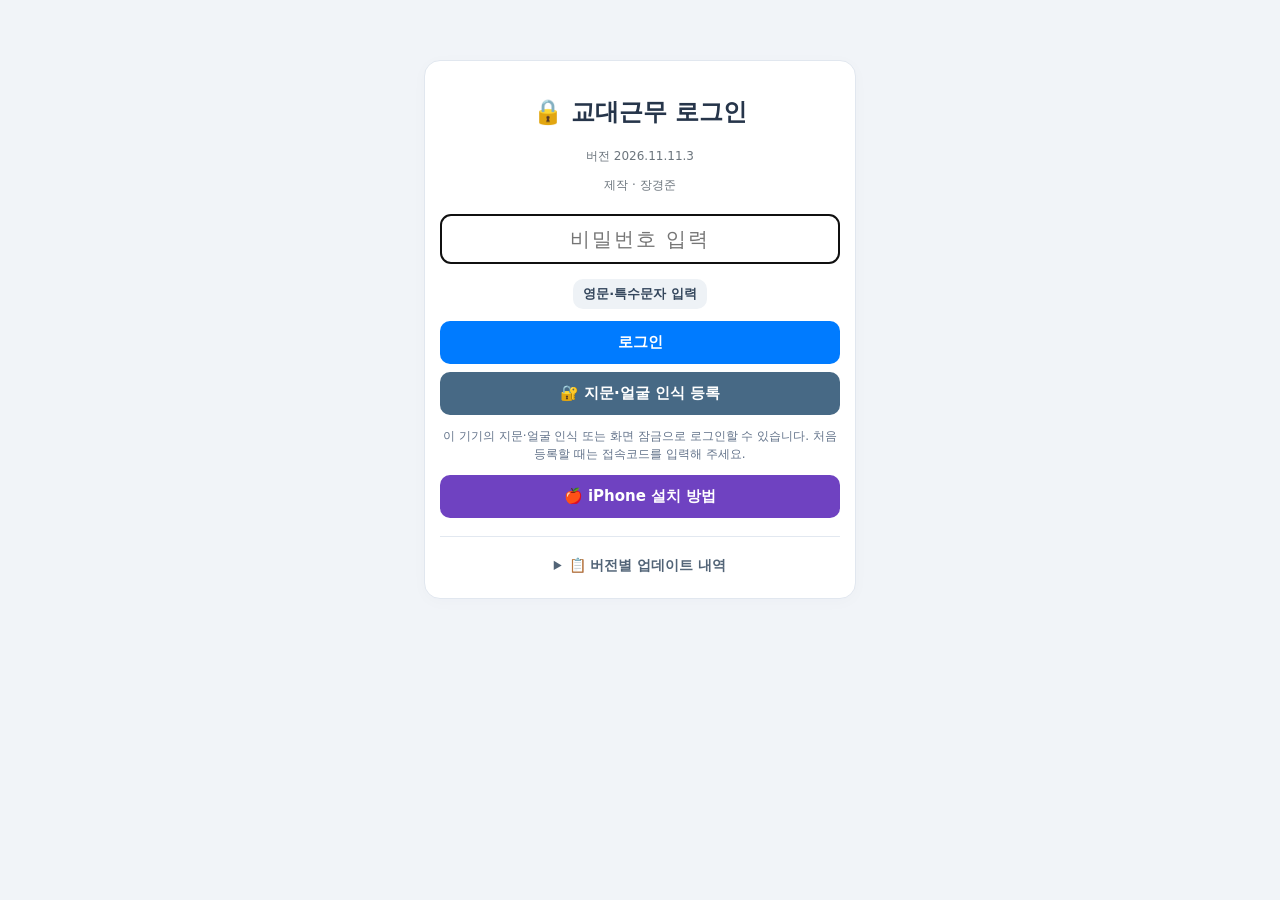
<file: index.html>
<!DOCTYPE html>
<html lang="ko">
<head>
  <meta charset="UTF-8">
  <meta name="app-version" content="2026.11.12.1">
  <meta name="viewport" content="width=device-width, initial-scale=1.0">
  <title>교대 근무</title>
  <link rel="preconnect" href="https://lqqjyedfwlqinppcrvjf.supabase.co" crossorigin>
  <script src="./assets/network.js?v=20261014.1"></script>
  <script>
  const SUPABASE_URL =
    'https://lqqjyedfwlqinppcrvjf.supabase.co';

  /*
   * 형님이 기존에 사용하시던 ANON KEY를 입력하세요.
   */
  const SUPABASE_ANON_KEY =
    'eyJhbGciOiJIUzI1NiIsInR5cCI6IkpXVCJ9.eyJpc3MiOiJzdXBhYmFzZSIsInJlZiI6ImxxcWp5ZWRmd2xxaW5wcGNydmpmIiwicm9sZSI6ImFub24iLCJpYXQiOjE3OTA3MzQ3NDgsImV4cCI6MjEwNjMxMDc0OH0.8N5fmaNOdNG1hKDTzAYYX6Pd9bc0AnJvBzGQpfsndFo';
let earlyPasskeyOptions = (() => {
  try {
    const id = localStorage.getItem('snnc-passkey-pilot-v1') || '';
    if (!window.isSecureContext || document.visibilityState !== 'visible' ||
        typeof PublicKeyCredential !== 'function' || !navigator.credentials ||
        !/^[A-Za-z0-9_-]{1,2048}$/.test(id)) return null;
    const controller = new AbortController();
    const timing = {started:performance.now(), finished:null};
    const promise = appFetch(SUPABASE_URL + '/functions/v1/app-passkey', {
      method: 'POST',
      headers: {'apikey': SUPABASE_ANON_KEY, 'authorization': 'Bearer ' + SUPABASE_ANON_KEY, 'content-type': 'application/json'},
      body: JSON.stringify({action: 'login_options', credential_id: id}),
      cache: 'no-store',signal:controller.signal
    }).then(async response => {
      const data = await response.json();
      if (!response.ok || !data?.success) throw new Error(data?.message || '생체인증을 시작하지 못했습니다.');
      return {data};
    }).catch(error => ({error})).finally(()=>{timing.finished=performance.now();});
    return {id, promise, controller, timing};
  } catch { return null; }
})();
// 라이브러리 로딩 중에도 접속코드를 선택하면 자동 인증을 취소합니다.
document.addEventListener('pointerdown', event => {
  if (event.target?.id === 'loginCode') earlyPasskeyOptions?.controller.abort();
}, true);
  </script>
  <link rel="preload" as="script" href="./vendor/supabase-2.95.0.js">

  <link rel="manifest" href="./manifest.json">
  <meta name="theme-color" content="#007bff">
  <meta name="mobile-web-app-capable" content="yes">
  <meta name="apple-mobile-web-app-capable" content="yes">
  <meta name="apple-mobile-web-app-status-bar-style" content="default">
  <link rel="apple-touch-icon" href="/icons/shift-sun-moon-v3-180.png">

  <link rel="stylesheet" href="./assets/calendar.css?v=20261114.5">
<link rel="icon" type="image/png" href="/icons/shift-sun-moon-v3-192.png">
</head>

<body>

  <div id="appUpdateNotice" role="status" hidden style="background:#e6f2ff;border:1px solid #b8d9ff;border-radius:8px;padding:12px;margin-bottom:10px;text-align:center;">
    <strong>새 버전이 있습니다.</strong>
    <p style="margin:6px 0;font-size:13px;">저장하지 않은 입력은 사라질 수 있으며, 적용 후 다시 로그인해야 합니다.</p>
    <button id="applyAppUpdateButton" type="button" onclick="applyAppUpdate()" style="width:auto;padding:8px 18px;">업데이트 적용</button>
  </div>


  <dialog id="currentCodeDialog" class="audit-dialog" style="max-width:400px;">
    <form id="currentCodeForm" style="padding:20px;">
      <h2 style="margin-top:0;font-size:18px;">기존 접속코드 확인</h2>
      <p style="font-size:14px;">코드를 변경하려면 기존 접속코드를 입력해 주세요.</p>
      <label for="currentCodeInput">기존 접속코드</label>
      <input id="currentCodeInput" type="password" autocomplete="current-password" maxlength="200" required autofocus>
      <div style="display:flex;gap:8px;">
        <button id="cancelCurrentCode" type="button" class="audit-secondary">취소</button>
        <button type="submit">확인</button>
      </div>
    </form>
  </dialog>

  <div id="inAppBrowserNotice" style="
    display: none;
    background: #fff3cd;
    border: 1px solid #ffe69c;
    color: #664d03;
    padding: 12px;
    margin: 0 0 10px 0;
    border-radius: 8px;
    font-size: 13px;
    line-height: 1.5;
    text-align: center;
  ">
    <strong>📢 카카오톡에서 접속하셨습니다.</strong><br>
    앱 설치 기능을 사용하려면 이 페이지를
    <strong id="externalBrowserName">Chrome 또는 Safari</strong>에서 열어주세요.<br>
    카카오톡의 메뉴(⋮ 또는 공유 메뉴)에서
    <strong>외부 브라우저로 열기</strong>를 선택해 주세요.
  </div>

  <!-- 로그인 -->
  <div id="loginScreen"
       class="card"
       style="max-width: 400px; margin: 50px auto; text-align: center;">

    <h2>🔒 교대근무 로그인</h2>
    <p style="margin:0 0 12px;font-size:12px;color:#6c757d;">버전 2026.11.11.3</p>
    <p style="margin:0 0 12px;font-size:12px;color:#6c757d;">제작 · 장경준</p>

    <input
      type="password"
      id="loginCode"
      inputmode="numeric"
      autocomplete="current-password"
      enterkeyhint="go"
      placeholder="비밀번호 입력"
      maxlength="50"
      style="text-align: center; font-size: 20px; letter-spacing: 2px;"
    >

    <button id="loginKeyboardToggle" type="button" onclick="toggleLoginKeyboard()" aria-controls="loginCode" aria-pressed="false" style="width:auto;padding:6px 10px;margin:0 0 12px;background:#eef2f6;color:#34465c;font-size:13px;">영문·특수문자 입력</button>

    <button onclick="login()">로그인</button>
    <p id="passkeyLoginStatus" role="status" aria-live="polite" hidden style="font-size:13px;color:#526477;"></p>
    <details id="passkeyTimingDetails" hidden style="text-align:left;margin:8px 0;font-size:12px;color:#64748b;">
      <summary style="cursor:pointer;">인증 속도 확인</summary>
      <p id="passkeyTimingText" style="white-space:pre-line;line-height:1.6;"></p>
      <p style="line-height:1.5;">휴대폰 인증 시간에는 창 대기와 본인이 지문을 확인한 시간이 함께 포함됩니다. 측정값은 서버로 전송하지 않습니다.</p>
    </details>
    <button id="passkeyPasswordButton" type="button" hidden onclick="usePasswordLogin()" style="margin-top:8px;background:#526477;">비밀번호로 로그인</button>
    <button id="passkeyLoginButton" type="button" hidden onclick="loginWithPasskey()" style="margin-top:8px;background:#355a78;">🔐 지문·얼굴 인식 로그인</button>

    <button id="loginBiometricRegisterButton" type="button" hidden onclick="registerBiometricFromLogin()" style="margin-top:8px;background:#476985;">🔐 지문·얼굴 인식 등록</button>
    <p id="loginBiometricRegisterStatus" role="status" aria-live="polite" hidden style="font-size:13px;color:#526477;"></p>
    <p style="font-size:12px;color:#64748b;line-height:1.5;">이 기기의 지문·얼굴 인식 또는 화면 잠금으로 로그인할 수 있습니다. 처음 등록할 때는 접속코드를 입력해 주세요.</p>

    <div id="shortCodeUpgradePanel" hidden style="margin-top:14px;padding:14px;border:1px solid #e0a800;background:#fff8e1;border-radius:8px;text-align:left;">
      <strong>접속코드 변경이 필요합니다</strong>
      <p id="codeUpgradeHelp" style="font-size:13px;line-height:1.5;">기존 4자리 코드는 사용할 수 없습니다. 새 코드를 영문·숫자·특수문자로 6~50자 입력해 주세요.</p>
      <label for="upgradeNewCode">새 접속코드</label>
      <input id="upgradeNewCode" type="password" inputmode="text" autocomplete="new-password" maxlength="50" placeholder="6~50자">
      <label for="upgradeRepeatCode">새 접속코드 다시 입력</label>
      <input id="upgradeRepeatCode" type="password" inputmode="text" autocomplete="new-password" maxlength="50" placeholder="새 코드를 다시 입력">
      <p id="shortCodeUpgradeStatus" role="status" aria-live="polite" hidden style="font-size:13px;color:#9a3412;"></p>
      <button id="shortCodeUpgradeSubmit" type="button" onclick="submitShortCodeUpgrade()">새 접속코드로 변경</button>
    </div>


    <button
      id="installAppButton"
      type="button"
      onclick="installPWA()"
      style="
        display: none;
        margin-top: 8px;
        background-color: #28a745;
      "
    >
      📱 앱으로 설치하기
    </button>

    <button
      id="loginIphoneInstallButton"
      type="button"
      onclick="showIphoneInstallGuide()"
      style="
        display: block;
        margin-top: 8px;
        background-color: #6f42c1;
      "
    >
      🍎 iPhone 설치 방법
    </button>

    <!-- Release history policy: exclude super-administrator features from all current and future public entries. -->
    <details id="appReleaseHistory" style="margin-top:18px;text-align:left;border-top:1px solid #e2e8f0;padding-top:12px;">
      <summary style="cursor:pointer;text-align:center;font-size:14px;color:#526477;font-weight:bold;padding:8px;">📋 버전별 업데이트 내역</summary>
      <div style="max-height:320px;overflow-y:auto;padding:6px 4px;line-height:1.65;font-size:13px;">
        <p style="margin:4px 0 14px;color:#64748b;font-size:12px;">최신 버전부터 표시합니다.</p><article style="padding:10px 0;border-bottom:1px solid #edf0f3;"><strong style="color:#0061ba;">2026.11.11.3 · 최신</strong><h3 style="font-size:14px;margin:3px 0 5px;">달력 이전·다음 버튼 효과</h3><p style="margin:0;">달 이동 버튼에 마우스를 올리거나 누르면 화살표가 잠깐 픽셀 캐릭터로 바뀝니다.</p></article><article style="padding:10px 0;border-bottom:1px solid #edf0f3;"><strong style="color:#0061ba;">2026.11.11.2</strong><h3 style="font-size:14px;margin:3px 0 5px;">휴무·대근 등록창 카드 효과</h3><p style="margin:0;">등록창이 카드처럼 뒤집혀 열립니다. 기기에서 동작 줄이기를 사용하면 바로 열립니다.</p></article><article style="padding:10px 0;border-bottom:1px solid #edf0f3;"><strong style="color:#0061ba;">2026.11.09.2</strong><h3 style="font-size:14px;margin:3px 0 5px;">오늘 날짜 빨간 점멸 강화</h3><p style="margin:0;">오늘 날짜의 붉은 테두리를 더 진하게 하고, 1.65초 주기로 밝은 빨간색 빛 번짐이 선명해지는 강조 효과를 적용했습니다.</p></article><article style="padding:10px 0;border-bottom:1px solid #edf0f3;"><strong style="color:#0061ba;">2026.11.09.1</strong><h3 style="font-size:14px;margin:3px 0 5px;">오늘 날짜 빨간 테두리 강조</h3><p style="margin:0;">오늘 날짜 테두리를 빨간색으로 바꾸고 천천히 밝아지는 강조 효과를 적용했습니다. 움직임 줄이기 설정에서는 정적인 빨간 테두리만 표시합니다.</p></article>
<article style="padding:10px 0;border-bottom:1px solid #edf0f3;"><strong style="color:#0061ba;">2026.11.07.1</strong><h3 style="font-size:14px;margin:3px 0 5px;">휴무 사유의 본인 이름 입력 방지</h3><p style="margin:0;">신청자 이름은 자동으로 표시됩니다. 사유에 본인 이름을 적으면 안내하고 등록을 차단합니다. 사유 없는 등록과 기존 기록은 유지됩니다.</p></article><article style="padding:10px 0;border-bottom:1px solid #edf0f3;"><strong style="color:#0061ba;">2026.11.03.7</strong><h3 style="font-size:14px;margin:3px 0 5px;">PC 조별 카드 떠오름 효과</h3><p style="margin:0;">날짜 전체 대신 해당 날짜의 A·B·C·D조 카드를 각각 하나로 묶어 마우스를 올린 조 카드만 살짝 떠오르게 조정했습니다.</p></article><article style="padding:10px 0;border-bottom:1px solid #edf0f3;"><strong style="color:#0061ba;">2026.11.03.6</strong><h3 style="font-size:14px;margin:3px 0 5px;">사유 선택형 휴무 등록·PC 날짜 강조</h3><p style="margin:0;">휴무 등록 시 사유 없이 등록하거나 사유를 입력하고 등록할 수 있습니다. PC에서 날짜 칸에 마우스를 올리면 살짝 떠오르는 효과가 적용됩니다.</p></article><article style="padding:10px 0;border-bottom:1px solid #edf0f3;"><strong style="color:#0061ba;">2026.11.02.2</strong><h3 style="font-size:14px;margin:3px 0 5px;">날짜별 금호동 날씨 예보</h3><p style="margin:0;">날짜 옆에 광양시 금호동 기준 7일 날씨 아이콘을 표시합니다. 아이콘을 누르면 기온·강수확률을 확인할 수 있으며, 30분 간격으로 새 예보를 조회합니다.</p></article><article style="padding:10px 0;border-bottom:1px solid #edf0f3;"><strong style="color:#0061ba;">2026.11.02.1</strong><h3 style="font-size:14px;margin:3px 0 5px;">달력 디자인·가독성 개선</h3><p style="margin:0;">상단바·조별 카드·메모·설정 메뉴의 색상과 여백을 정돈하고, B조 글자를 진한 먹색으로 변경했습니다. 기존 등록 방식은 유지합니다.</p></article><article style="padding:10px 0;border-bottom:1px solid #edf0f3;"><strong style="color:#0061ba;">2026.10.31.2</strong><h3 style="font-size:14px;margin:3px 0 5px;">접이식 메뉴와 요일 고정</h3><p style="margin:0;">상단 오른쪽 메뉴에 설정·이용가이드를 모으고, 세로 스크롤 중 요일을 고정합니다. 좌우 스크롤도 날짜와 동기화합니다.</p></article><article style="padding:10px 0;border-bottom:1px solid #edf0f3;"><strong style="color:#0061ba;">2026.10.31.1</strong><h3 style="font-size:14px;margin:3px 0 5px;">달력 재실행 시 오늘로 이동</h3><p style="margin:0;">다른 앱으로 이동했다 돌아오면 보던 달을 유지하고, 앱을 완전히 종료한 뒤 새로 실행하면 이번 달 오늘 날짜로 이동합니다.</p></article><article style="padding:10px 0;border-bottom:1px solid #edf0f3;"><strong style="color:#0061ba;">2026.10.30.1</strong><h3 style="font-size:14px;margin:3px 0 5px;">달력 월 이동 유지</h3><p style="margin:0;">다른 앱으로 잠깐 이동했다 돌아올 때 보고 있던 달을 유지합니다.</p></article><article style="padding:10px 0;border-bottom:1px solid #edf0f3;"><strong style="color:#0061ba;">2026.10.24.1</strong><h3 style="font-size:14px;margin:3px 0 5px;">조별 카드 디자인</h3><p style="margin:0;">월간 달력의 A·B·C·D조를 각각 가로형 카드로 구분했습니다.</p></article><article style="padding:10px 0;border-bottom:1px solid #edf0f3;"><strong style="color:#0061ba;">2026.10.22.2</strong><h3 style="font-size:14px;margin:3px 0 5px;">6자리 로그인 응답 개선</h3><p style="margin:0;">여섯 번째 숫자 입력 즉시 로그인 상태를 표시하고, 추가 확인 요청을 줄여 서버에 접속합니다.</p></article><article style="padding:10px 0;border-bottom:1px solid #edf0f3;"><strong style="color:#0061ba;">2026.10.22.1</strong><h3 style="font-size:14px;margin:3px 0 5px;">6자리 숫자 접속코드 자동 로그인</h3><p style="margin:0;">숫자 접속코드 6자리를 입력하는 즉시 로그인을 자동으로 시도합니다. 더 긴 비밀번호는 기존처럼 입력 후 로그인 버튼을 누르세요.</p></article><article style="padding:10px 0;border-bottom:1px solid #edf0f3;"><strong style="color:#0061ba;">2026.10.19.6</strong><h3 style="font-size:14px;margin:3px 0 5px;">오늘 날짜 자동 이동 보완</h3><p style="margin:0;">달력 재표시와 높이 조정이 끝난 뒤 오늘 날짜 위치를 다시 맞춥니다.</p></article><article style="padding:10px 0;border-bottom:1px solid #edf0f3;"><strong style="color:#0061ba;">2026.10.19.5</strong><h3 style="font-size:14px;margin:3px 0 5px;">오늘 칸 테두리·자동 이동 수정</h3><p style="margin:0;">오늘 칸에만 테두리를 표시하고, 오늘 날짜 제목이 고정 상단바 아래에 보이도록 이동합니다.</p></article><article style="padding:10px 0;border-bottom:1px solid #edf0f3;"><strong style="color:#0061ba;">2026.10.19.4</strong><h3 style="font-size:14px;margin:3px 0 5px;">오늘 날짜 표시·강조</h3><p style="margin:0;">실행 후 오늘 날짜로 이동하고, 오늘 칸을 파란 테두리로 강조합니다. 앱으로 돌아오면 오늘 날짜 칸이 화면에 표시됩니다.</p></article><article style="padding:10px 0;border-bottom:1px solid #edf0f3;"><strong style="color:#0061ba;">2026.10.19.3</strong><h3 style="font-size:14px;margin:3px 0 5px;">주임 근태 알림 구분·가이드 버튼</h3><p style="margin:0;">일반 반원의 주임 근태 알림을 제외하고, 상단 이용 안내를 버튼으로 정리했습니다.</p></article><article style="padding:10px 0;border-bottom:1px solid #edf0f3;"><strong style="color:#0061ba;">2026.10.19.2</strong><h3 style="font-size:14px;margin:3px 0 5px;">업데이트 적용 대기 개선</h3><p style="margin:0;">업데이트 상태를 다시 조회하고 적용 완료 이벤트를 놓쳐도 화면을 새로 불러오도록 개선했습니다.</p></article><article style="padding:10px 0;border-bottom:1px solid #edf0f3;"><strong style="color:#0061ba;">2026.10.19.1</strong><h3 style="font-size:14px;margin:3px 0 5px;">설치 아이콘 갱신 요청</h3><p style="margin:0;">설치된 앱에서 새 아이콘을 다시 감지하도록 아이콘 파일 주소를 갱신했습니다.</p></article><article style="padding:10px 0;border-bottom:1px solid #edf0f3;"><strong style="color:#0061ba;">2026.10.15.2</strong><h3 style="font-size:14px;margin:3px 0 5px;">휴대폰 전용 알림 설정</h3><p style="margin:0;">PC 알림 설정을 차단하고, PC 접속 시 해당 브라우저의 기존 알림 구독을 해제합니다.</p></article><article style="padding:10px 0;border-bottom:1px solid #edf0f3;"><strong style="color:#0061ba;">2026.10.15.1</strong><h3 style="font-size:14px;margin:3px 0 5px;">앱 아이콘 변경</h3><p style="margin:0;">남색 달력 안에 해와 달을 담은 심플한 아이콘을 적용했습니다.</p></article><article style="padding:10px 0;border-bottom:1px solid #edf0f3;"><strong style="color:#0061ba;">2026.10.14.1</strong><h3 style="font-size:14px;margin:3px 0 5px;">조별 메모 권한과 추가 행</h3><p style="margin:0;">작성 조만 메모를 수정·삭제할 수 있습니다. 다른 조가 메모를 추가하면 해당 주 전체에 메모 행을 함께 표시합니다.</p></article><article style="padding:10px 0;border-bottom:1px solid #edf0f3;"><strong style="color:#0061ba;">2026.10.13.3</strong><h3 style="font-size:14px;margin:3px 0 5px;">알림·로그인·통신 안정성 개선</h3><p style="margin:0;">알림 끄기와 복구 충돌 및 중복 발송을 방지하고, 통신 오류 안내와 재시도를 추가했습니다. 앱과 열람 화면은 같은 달력 코드를 사용합니다.</p></article><article style="padding:10px 0;border-bottom:1px solid #edf0f3;"><strong style="color:#0061ba;">2026.10.13.2</strong><h3 style="font-size:14px;margin:3px 0 5px;">기존 달력 열람 공유</h3><p style="margin:0;">열람 화면에 기존 달력 배치와 조별 색상을 적용하고 휴무·대근·메모 조회를 지원합니다.</p></article><article style="padding:10px 0;border-bottom:1px solid #edf0f3;"><strong style="color:#0061ba;">2026.10.13.1</strong><h3 style="font-size:14px;margin:3px 0 5px;">열람 전용 일정 공유 지원</h3><p style="margin:0;">공유된 개인 근무·휴무·대근을 조회하는 별도 PWA 화면을 추가했습니다.</p></article><article style="padding:10px 0;border-bottom:1px solid #edf0f3;"><strong style="color:#0061ba;">2026.10.09.3</strong><h3 style="font-size:14px;margin:3px 0 5px;">알림 연결 유지 개선</h3><p style="margin:0;">전송 실패 시 알림 구독 기록을 유지하고, 이전에 알림을 켠 기기는 접속 시 연결 복구를 시도합니다. 권한 차단과 연결 상태를 구분해 표시합니다.</p></article><article style="padding:10px 0;border-bottom:1px solid #edf0f3;"><strong style="color:#0061ba;">2026.10.09.2</strong><h3 style="font-size:14px;margin:3px 0 5px;">생체인증 대기 단계 확인</h3><p style="margin:0;">인증 준비·휴대폰 인증·로그인 검증 상태를 구분하고 인증 속도를 기기에서 확인할 수 있습니다.</p></article><article style="padding:10px 0;border-bottom:1px solid #edf0f3;"><strong style="color:#0061ba;">2026.10.09.1</strong><h3 style="font-size:14px;margin:3px 0 5px;">PC 입력과 달력 스크롤 개선</h3><p style="margin:0;">PC 로그인 화면에서 접속코드 입력 칸에 커서를 자동으로 놓고, 스크롤해도 상단 년월과 월 이동 버튼이 고정됩니다.</p></article>
        <article style="padding:10px 0;border-bottom:1px solid #edf0f3;"><strong style="color:#0061ba;">2026.10.07.4</strong><h3 style="font-size:14px;margin:3px 0 5px;">앱별 설치 범위 분리</h3><p style="margin:0;">근무배치표 앱과 설치·캐시 범위가 겹치지 않도록 설정을 조정했습니다.</p></article>
        <article style="padding:10px 0;border-bottom:1px solid #edf0f3;"><strong style="color:#0061ba;">2026.10.07.3</strong><h3 style="font-size:14px;margin:3px 0 5px;">기존 생체인증 연결 복구</h3><p style="margin:0;">이미 등록된 인증이 있을 때 기기 인증을 확인하고 자동 로그인 연결을 복구합니다.</p></article>
        <article style="padding:10px 0;border-bottom:1px solid #edf0f3;"><strong style="color:#0061ba;">2026.10.07.2</strong><h3 style="font-size:14px;margin:3px 0 5px;">자동 생체인증 시작 안정화</h3><p style="margin:0;">로그인 화면과 브라우저 포커스가 준비된 뒤 자동 인증을 시작하도록 조정했습니다.</p></article>
        <article style="padding:10px 0;border-bottom:1px solid #edf0f3;"><strong style="color:#0061ba;">2026.10.07.1</strong><h3 style="font-size:14px;margin:3px 0 5px;">안전모 알림 아이콘</h3><p style="margin:0;">알림에는 노란 안전모, 상태표시줄에는 안전모 모양의 단색 아이콘을 사용합니다.</p></article>
        <article style="padding:10px 0;border-bottom:1px solid #edf0f3;"><strong style="color:#0061ba;">2026.10.06.11</strong><h3 style="font-size:14px;margin:3px 0 5px;">생체인증창 우선 실행</h3><p style="margin:0;">인증 준비가 완료되면 앱 라이브러리 로딩을 기다리지 않고 생체인증창을 요청합니다.</p></article>
        <article style="padding:10px 0;border-bottom:1px solid #edf0f3;"><strong style="color:#0061ba;">2026.10.06.10</strong><h3 style="font-size:14px;margin:3px 0 5px;">칸 색상 구분 개선</h3><p style="margin:0;">B조 휴무 신청칸은 민트색, A조 대근칸은 선명한 주황색으로 구분했습니다.</p></article>
        <article style="padding:10px 0;border-bottom:1px solid #edf0f3;"><strong style="color:#0061ba;">2026.10.06.9</strong><h3 style="font-size:14px;margin:3px 0 5px;">알림 끄기 아이콘</h3><p style="margin:0;">알림 끄기 버튼을 붉은색 음소거 종 아이콘으로 표시합니다.</p></article>
        <article style="padding:10px 0;border-bottom:1px solid #edf0f3;"><strong style="color:#0061ba;">2026.10.06.8</strong><h3 style="font-size:14px;margin:3px 0 5px;">로그아웃 후 알림 유지</h3><p style="margin:0;">로그아웃해도 알림 등록을 유지하고, 이 기기 알림 끄기를 눌렀을 때만 해제합니다.</p></article>
        <article style="padding:10px 0;border-bottom:1px solid #edf0f3;"><div style="display:flex;justify-content:space-between;align-items:center;gap:8px;flex-wrap:wrap;"><strong style="color:#0061ba;">2026.10.06.7</strong><small style="color:#64748b;">2026.10.06</small></div><h3 style="font-size:14px;margin:3px 0 5px;">생체인증 준비 병렬 처리</h3><p style="margin:0;">등록된 기기에서는 앱 로딩과 동시에 생체인증 준비를 시작합니다.</p></article>
        <article style="padding:10px 0;border-bottom:1px solid #edf0f3;"><div style="display:flex;justify-content:space-between;align-items:center;gap:8px;flex-wrap:wrap;"><strong style="color:#0061ba;">2026.10.06.6</strong><small style="color:#64748b;">2026.10.06</small></div><h3 style="font-size:14px;margin:3px 0 5px;">지문·얼굴 인증창 시작 속도</h3><p style="margin:0;">로그인 화면이 준비되면 기기의 생체인증 요청을 바로 시작하도록 개선했습니다.</p></article>
        <article style="padding:10px 0;border-bottom:1px solid #edf0f3;"><div style="display:flex;justify-content:space-between;align-items:center;gap:8px;flex-wrap:wrap;"><strong style="color:#0061ba;">2026.10.06.5</strong><small style="color:#64748b;">2026.10.06</small></div><h3 style="font-size:14px;margin:3px 0 5px;">대근칸 조별 바탕색</h3><p style="margin:0;">대근칸 바탕을 A조 주황·B조 녹색·C조 파랑·D조 노랑으로 구분하고 글씨 색을 조정했습니다.</p></article>
        <article style="padding:10px 0;border-bottom:1px solid #edf0f3;"><div style="display:flex;justify-content:space-between;align-items:center;gap:8px;flex-wrap:wrap;"><strong style="color:#0061ba;">2026.10.06.4</strong><small style="color:#64748b;">2026.10.06</small></div><h3 style="font-size:14px;margin:3px 0 5px;">휴무·대근 이름 조별 색상</h3><p style="margin:0;">소속 조가 같으면 휴무와 대근 이름을 같은 색으로 표시합니다.</p></article>
        <article style="padding:10px 0;border-bottom:1px solid #edf0f3;"><div style="display:flex;justify-content:space-between;align-items:center;gap:8px;flex-wrap:wrap;"><strong style="color:#0061ba;">2026.10.06.3</strong><small style="color:#64748b;">2026.10.06</small></div><h3 style="font-size:14px;margin:3px 0 5px;">로그인 화면에서 지문·얼굴 인식 등록</h3><p style="margin:0;">접속코드로 계정을 확인하고 기기의 지문·얼굴 인식을 등록할 수 있습니다.</p></article>
        <article style="padding:10px 0;border-bottom:1px solid #edf0f3;"><div style="display:flex;justify-content:space-between;align-items:center;gap:8px;flex-wrap:wrap;"><strong style="color:#0061ba;">2026.10.06.2</strong><small style="color:#64748b;">2026.10.06</small></div><h3 style="font-size:14px;margin:3px 0 5px;">업데이트 안내 오류 수정</h3><p style="margin:0;">최신 버전을 적용한 뒤에도 업데이트 안내가 반복되던 오류를 수정했습니다.</p></article>
        <article style="padding:10px 0;border-bottom:1px solid #edf0f3;"><div style="display:flex;justify-content:space-between;align-items:center;gap:8px;flex-wrap:wrap;"><strong style="color:#0061ba;">2026.10.06.1</strong><small style="color:#64748b;">2026.10.06</small></div><h3 style="font-size:14px;margin:3px 0 5px;">4자리 접속코드 변경</h3><p style="margin:0;">4자리 코드로는 로그인을 완료할 수 없으며, 새 코드로 변경해야 사용할 수 있습니다.</p></article>
        
        <article style="padding:10px 0;border-bottom:1px solid #edf0f3;"><div style="display:flex;justify-content:space-between;align-items:center;gap:8px;flex-wrap:wrap;"><strong style="color:#0061ba;">2026.10.05.12</strong><small style="color:#64748b;">2026.10.05</small></div><h3 style="font-size:14px;margin:3px 0 5px;">버전별 업데이트 내역</h3><p style="margin:0;">업데이트 내역을 버전별로 구분하고 최신 버전부터 표시합니다.</p><article style="padding:10px 0;border-bottom:1px solid #edf0f3;"><strong style="color:#0061ba;">2026.11.11.3 · 최신</strong><h3 style="font-size:14px;margin:3px 0 5px;">달력 이전·다음 버튼 효과</h3><p style="margin:0;">달 이동 버튼에 마우스를 올리거나 누르면 화살표가 잠깐 픽셀 캐릭터로 바뀝니다.</p></article><article style="padding:10px 0;border-bottom:1px solid #edf0f3;"><strong style="color:#0061ba;">2026.11.11.2</strong><h3 style="font-size:14px;margin:3px 0 5px;">휴무·대근 등록창 카드 효과</h3><p style="margin:0;">등록창이 카드처럼 뒤집혀 열립니다. 기기에서 동작 줄이기를 사용하면 바로 열립니다.</p></article><article style="padding:10px 0;border-bottom:1px solid #edf0f3;"><strong style="color:#0061ba;">2026.10.14.1</strong><h3 style="font-size:14px;margin:3px 0 5px;">조별 메모 권한과 추가 행</h3><p style="margin:0;">작성 조만 메모를 수정·삭제할 수 있습니다. 다른 조가 메모를 추가하면 해당 주 전체에 메모 행을 함께 표시합니다.</p></article><article style="padding:10px 0;border-bottom:1px solid #edf0f3;"><strong style="color:#0061ba;">2026.10.13.3</strong><h3 style="font-size:14px;margin:3px 0 5px;">알림·로그인·통신 안정성 개선</h3><p style="margin:0;">알림 끄기와 복구 충돌 및 중복 발송을 방지하고, 통신 오류 안내와 재시도를 추가했습니다. 앱과 열람 화면은 같은 달력 코드를 사용합니다.</p></article></article>
        <article style="padding:10px 0;border-bottom:1px solid #edf0f3;"><div style="display:flex;justify-content:space-between;align-items:center;gap:8px;flex-wrap:wrap;"><strong style="color:#0061ba;">2026.10.05.11</strong><small style="color:#64748b;">2026.10.05</small></div><h3 style="font-size:14px;margin:3px 0 5px;">업데이트 안내 정리</h3><p style="margin:0;">로그인 화면의 공개 업데이트 내역을 정리했습니다.</p></article>
        <article style="padding:10px 0;border-bottom:1px solid #edf0f3;"><div style="display:flex;justify-content:space-between;align-items:center;gap:8px;flex-wrap:wrap;"><strong style="color:#0061ba;">2026.10.05.10</strong><small style="color:#64748b;">2026.10.05</small></div><h3 style="font-size:14px;margin:3px 0 5px;">업데이트 내역 추가</h3><p style="margin:0;">로그인 페이지에서 초기 기능부터 주요 변경 사항을 펼쳐 볼 수 있습니다.</p></article>
        <article style="padding:10px 0;border-bottom:1px solid #edf0f3;"><div style="display:flex;justify-content:space-between;align-items:center;gap:8px;flex-wrap:wrap;"><strong style="color:#0061ba;">2026.10.05.9</strong><small style="color:#64748b;">2026.10.05</small></div><h3 style="font-size:14px;margin:3px 0 5px;">상단 안내 정리</h3><p style="margin:0;">로그인 후 상단의 지문·얼굴 인식 등록 안내 문구를 삭제했습니다.</p></article>
        <article style="padding:10px 0;border-bottom:1px solid #edf0f3;"><div style="display:flex;justify-content:space-between;align-items:center;gap:8px;flex-wrap:wrap;"><strong style="color:#0061ba;">2026.10.05.8</strong><small style="color:#64748b;">2026.10.05</small></div><h3 style="font-size:14px;margin:3px 0 5px;">지문·얼굴 인식 전체 계정 제공</h3><p style="margin:0;">모든 활성 계정에서 지문·얼굴 인식 등록과 로그인을 사용할 수 있습니다.</p></article>
        <article style="padding:10px 0;border-bottom:1px solid #edf0f3;"><div style="display:flex;justify-content:space-between;align-items:center;gap:8px;flex-wrap:wrap;"><strong style="color:#0061ba;">2026.10.05.7</strong><small style="color:#64748b;">2026.10.05</small></div><h3 style="font-size:14px;margin:3px 0 5px;">자동 생체인증</h3><p style="margin:0;">지문·얼굴 인식을 등록한 기기에서 앱 진입 시 인증을 자동 시작합니다. 취소하면 비밀번호로 로그인할 수 있습니다.</p></article>
        <article style="padding:10px 0;border-bottom:1px solid #edf0f3;"><div style="display:flex;justify-content:space-between;align-items:center;gap:8px;flex-wrap:wrap;"><strong style="color:#0061ba;">2026.10.05.6</strong><small style="color:#64748b;">2026.10.05</small></div><h3 style="font-size:14px;margin:3px 0 5px;">지문·얼굴 인식 시험 도입</h3><p style="margin:0;">지문·Face ID·Touch ID 등을 이용하는 생체인증 등록·로그인 기능을 시험 도입했습니다.</p></article>
        <article style="padding:10px 0;border-bottom:1px solid #edf0f3;"><div style="display:flex;justify-content:space-between;align-items:center;gap:8px;flex-wrap:wrap;"><strong style="color:#0061ba;">2026.10.05.5</strong><small style="color:#64748b;">2026.10.05</small></div><h3 style="font-size:14px;margin:3px 0 5px;">숫자 키패드</h3><p style="margin:0;">로그인 입력 시 숫자 키패드를 기본으로 표시하고 영문·특수문자 입력으로 전환할 수 있습니다.</p></article>
        <article style="padding:10px 0;border-bottom:1px solid #edf0f3;"><div style="display:flex;justify-content:space-between;align-items:center;gap:8px;flex-wrap:wrap;"><strong style="color:#0061ba;">2026.10.05.4</strong><small style="color:#64748b;">2026.10.05</small></div><h3 style="font-size:14px;margin:3px 0 5px;">새 접속코드 입력 규칙</h3><p style="margin:0;">새 코드는 영문·숫자·키보드 특수문자로 6~50자까지 설정할 수 있도록 입력 안내와 검증을 보완했습니다.</p></article>
        <article style="padding:10px 0;border-bottom:1px solid #edf0f3;"><div style="display:flex;justify-content:space-between;align-items:center;gap:8px;flex-wrap:wrap;"><strong style="color:#0061ba;">2026.10.05.3</strong><small style="color:#64748b;">2026.10.05</small></div><h3 style="font-size:14px;margin:3px 0 5px;">접속코드 길이 안내</h3><p style="margin:0;">새 접속코드의 길이 제한을 글자 수 기준으로 알기 쉽게 안내합니다.</p></article>
        <article style="padding:10px 0;border-bottom:1px solid #edf0f3;"><div style="display:flex;justify-content:space-between;align-items:center;gap:8px;flex-wrap:wrap;"><strong style="color:#0061ba;">2026.10.05.2</strong><small style="color:#64748b;">2026.10.05</small></div><h3 style="font-size:14px;margin:3px 0 5px;">기존 코드 확인</h3><p style="margin:0;">접속코드 변경 시 기존 코드를 확인하고 새 코드를 두 번 입력합니다. 월 2회 변경 제한을 유지합니다.</p></article>
        <article style="padding:10px 0;border-bottom:1px solid #edf0f3;"><div style="display:flex;justify-content:space-between;align-items:center;gap:8px;flex-wrap:wrap;"><strong style="color:#0061ba;">2026.10.05.1</strong><small style="color:#64748b;">2026.10.05</small></div><h3 style="font-size:14px;margin:3px 0 5px;">지난 주 빈 행 숨김</h3><p style="margin:0;">일주일 내내 입력이 없는 과거 행을 화면에서 숨깁니다. 조마다 최소 1행을 남기고 이번 주·미래 주는 유지합니다. 입력이 생기면 다시 표시합니다.</p></article>
        <article style="padding:10px 0;border-bottom:1px solid #edf0f3;"><div style="display:flex;justify-content:space-between;align-items:center;gap:8px;flex-wrap:wrap;"><strong style="color:#0061ba;">초기 버전</strong><small style="color:#64748b;">2026.09.30 ~ 2026.10.04</small></div><h3 style="font-size:14px;margin:3px 0 5px;">기본 기능과 초기 개선</h3><p style="margin:0;">조별 근무 달력, 휴무·대근·지원 신청, 날짜별 메모, 공휴일 표시, 월 이동, 개인 접속코드 변경, 앱 설치, 기기별 알림, 로그인·신청 권한 확인, 앱 업데이트 적용, 내 연차·대근 모아보기와 화면 정리를 순차 적용했습니다. 이 기간은 현재 형식의 버전번호가 확인되지 않아 묶어 표시합니다.</p></article>
      </div>
    </details>

  </div>


<dialog id="wakeAlarmDialog" style="max-width:420px;width:calc(100% - 48px);border:0;border-radius:16px;padding:20px;box-shadow:0 12px 48px #0004;">
 <h2 style="font-size:20px;margin-top:0;">기상 알람 연결 · 테스트</h2>
 <p style="line-height:1.6;">Android 보조 앱에서 본인 근무에 맞춰 울립니다.<br>주간·주간 대근 <strong>05:00</strong><br>야간·야간 대근 <strong>17:10</strong><br>휴무일은 알람 없이 적용합니다.</p>
 <p style="font-size:13px;line-height:1.6;">코드를 발급한 뒤 복사하여 보조 앱의 ‘내 계정 연결’에 붙여넣으세요. 코드는 10분 동안 한 번 사용할 수 있습니다. 급한 일정 변경 후에는 보조 앱에서 ‘지금 일정 동기화’를 눌러 주세요.</p>
 <a href="https://github.com/gy7604/worktable/releases/download/alarm-test/shift-alarm-test.apk" target="_blank" rel="noopener" style="display:block;padding:10px;text-align:center;">Android 기상 알람 테스트 앱 다운로드</a>
 <button id="wakeAlarmIssue" type="button" onclick="issueWakeAlarmCode()">연결 코드 발급</button>
 <input id="wakeAlarmCode" readonly hidden aria-label="기상 알람 연결 코드" style="box-sizing:border-box;width:100%;margin-top:12px;font-size:13px;" autocomplete="off">
 <button id="wakeAlarmCopy" type="button" hidden onclick="copyWakeAlarmCode()" style="margin-top:8px;">연결 코드 복사</button>
 <p id="wakeAlarmStatus" role="status" style="font-size:13px;"></p>
 <button type="button" onclick="revokeWakeAlarmDevices()" style="background:#b42332;margin-top:8px;">내 기상 알람 연결 모두 해제</button>
 <button type="button" onclick="closeWakeAlarmDialog()" style="background:#64748b;margin-top:8px;">닫기</button>
</dialog>

  <!-- 메인 -->
  <div id="mainScreen">

<div class="card app-topbar" id="shiftAppTopbar">
 <div class="app-identity"><h2 id="welcomeMsg">환영합니다!</h2></div>
 <div class="app-month">
        <button type="button" class="btn-small month-nav-button month-nav-previous" onclick="changeMonth(-1, this)" aria-label="이전 달">
          <span class="month-nav-arrow" aria-hidden="true">◀</span>
          <span class="month-nav-creature" aria-hidden="true"></span>
        </button>
        <button id="currentMonthStr" onclick="goToMonth()" title="원하는 년월로 이동">2026년 10월</button>
        <button type="button" class="btn-small month-nav-button month-nav-next" onclick="changeMonth(1, this)" aria-label="다음 달">
          <span class="month-nav-arrow" aria-hidden="true">▶</span>
          <span class="month-nav-creature" aria-hidden="true"></span>
        </button>
      </div>
 <div class="app-actions">
   <button id="appMenuToggle" type="button" class="app-menu-toggle" aria-controls="appMenuPanel" aria-expanded="false" aria-haspopup="true" aria-label="설정 및 도구 메뉴 열기" onclick="toggleAppMenu()"><span class="app-menu-glyph" aria-hidden="true">☰</span><span>메뉴</span></button>
   <div id="appMenuPanel" class="app-menu-panel" hidden role="group" aria-label="설정 및 도구 메뉴">
     <div class="app-menu-heading">설정 및 도구</div>
     <div id="ownerModeTools" class="app-menu-group" hidden><button id="ownerModeToggle" type="button" class="btn-small" aria-pressed="false" onclick="toggleOwnerAdminMode()">슈퍼관리자 모드로 전환</button></div><div id="ownerLeaveTools" class="app-menu-group" hidden><button type="button" class="btn-small" onclick="OwnerLeave.open()">내 연차 사용현황</button></div><div id="personalTools" class="app-menu-group" hidden><button type="button" class="btn-small" data-icon="☷" onclick="openPersonalView()" title="내 연차·대근 모아보기">내 연차·대근 모아보기</button></div>
     <div id="adminTools" class="app-menu-group" hidden>
       <button type="button" class="btn-small" data-icon="👑" onclick="openCredentialAudit()" title="개인코드 변경 여부 조회">개인코드 변경 여부 조회</button>
       <button type="button" class="btn-small" data-icon="🕒" onclick="openChangeHistory()" title="변경 이력 조회">변경 이력 조회</button>
     </div>
<button id="scheduleShareButton" hidden type="button" data-icon="🔗" class="btn-small" style="display:none;background:#355a78" onclick="openScheduleShare()" title="배우자용 열람 공유">배우자용 열람 공유</button><button id="wakeAlarmPilotButton" hidden type="button" data-icon="⏰" title="기상 알람 연결" onclick="openWakeAlarmDialog()" class="btn-small" style="background:#355a78;display:none;">기상 알람 연결</button><button id="passkeyRegisterButton" type="button" hidden data-icon="🔐" title="지문·얼굴 인식 등록" onclick="registerPasskey()" class="btn-small" style="background:#355a78;">지문·얼굴 인식 등록</button><button
            id="androidInstallButton" data-icon="📱" title="Android 앱 설치"
            onclick="installAndroidApp()"
            class="btn-small"
            style="background-color: #007bff; display: none;"
          >
            📱 Android 앱 설치
          </button>

          <button
            id="iphoneInstallButton" data-icon="🍎" title="iPhone 설치 방법"
            onclick="showIphoneInstallGuide()"
            class="btn-small"
            style="background-color: #6f42c1;"
          >
            🍎 iPhone 설치 방법
          </button>

          <button
            id="notificationButton" data-icon="🔔" title="알림 설정"
            onclick="enableNotifications()"
            class="btn-small"
            style="background-color: #28a745;"
          >
            🔔 알림 설정
          </button>

          <button id="disableNotificationButton" type="button" hidden data-icon="🔕" title="이 기기 알림 끄기" aria-label="이 기기 알림 끄기" class="btn-small" style="background-color:#b42332;" onclick="disableNotifications()">이 기기 알림 끄기</button>

          <button
            data-icon="🔑" title="접속 코드 변경" onclick="changePersonalCode()"
            class="btn-small"
            style="background-color: #17a2b8;"
          >
            접속 코드 변경
          </button>

     <button type="button" class="btn-small" data-icon="📖" onclick="document.getElementById('appGuideDialog').showModal()" title="이용 가이드">이용 가이드</button>

          <button
            data-icon="🚪" title="로그아웃" onclick="logout()"
            class="btn-small"
            style="background-color: #6c757d;"
          >
            로그아웃
          </button>
   </div>
 </div>
</div>
<dialog id="appGuideDialog" aria-labelledby="appGuideTitle" style="width:min(90vw,600px);box-sizing:border-box;max-height:85vh;overflow:auto;border:0;border-radius:14px;padding:20px;">
  <h2 id="appGuideTitle" style="margin:0 0 14px;font-size:20px;">이용 가이드</h2>
  <div class="app-guide"><div><strong>휴무·추가 지원 신청 안내</strong><br>
      사유에 <strong>정수</strong>가 포함되면 이름 대신 <strong>정수 지원</strong>으로 표시됩니다.<br>
      <strong>정수</strong> 없이 <strong>지원</strong>이 포함되면 <strong>지원</strong>으로 표시됩니다.<br>
      예: 정수, 정수지원, 정수 지원 → 정수 지원 · 지원 → 지원<br>
      해당 신청은 추가 지원으로 등록되며, 일반 휴무는 기존처럼 이름과 사유가 표시됩니다.
    </div><div>  🔔 <strong>휴무 등록 알림:</strong>
  휴무를 등록하면 <strong>휴무 신청 조와 해당 날짜의 대근조</strong> 직원에게 알림이 발송됩니다.<br>

  🔔 <strong>대근 등록 알림:</strong>
  대근이 등록되면 <strong>휴무 신청 조와 대근조</strong> 직원에게 알림이 발송됩니다.<br>

  📌 <strong>예시:</strong>
  B조 홍길동님이 10월 18일 주간 휴무 신청 →
  <strong>B조 + 대근조(A조)</strong>에 알림 발송,
  C조·D조에는 알림이 발송되지 않습니다.<br>

  🔔 <strong>주임 근태 알림:</strong> 임병철(A조)·백승학(B조)·김철종(C조)·주영훈(D조)의 근태 관련 알림은 일반 반원에게 발송되지 않습니다. 주임의 기존 수신 범위는 유지됩니다.<br><br>
  💡 <strong>달력 이동:</strong>
  가운데 표시된 <strong>년·월을 클릭</strong>하면 원하는 년·월로 바로 이동할 수 있습니다.

      </div></div>

  <form method="dialog"><button type="submit" autofocus style="margin-top:16px;">닫기</button></form>
</dialog>
<div id="calendarConnectionNotice" class="card" hidden role="status"><span id="calendarConnectionText"></span> <button class="btn-small" onclick="loadData()">다시 시도</button></div>
<div class="card app-calendar">
      <div id="calendarWeekdaySticky" class="cal-weekday-sticky">
        <div id="calendarWeekdayViewport" class="cal-weekday-viewport">
            <div class="cal-header-row">
    
              <div class="cal-header-cell"
                   style="color: red;">
                일
              </div>
    
              <div class="cal-header-cell">월</div>
              <div class="cal-header-cell">화</div>
              <div class="cal-header-cell">수</div>
              <div class="cal-header-cell">목</div>
              <div class="cal-header-cell">금</div>
    
              <div class="cal-header-cell"
                   style="color: blue;">
                토
              </div>
    
            </div>
        </div>
      </div>
      <div class="cal-wrapper">

        <div id="calendarGrid"
             class="cal-grid"></div>

      </div>

    </div>

  </div>



<dialog id="personalDialog" class="audit-dialog" aria-labelledby="personalTitle"><div class="audit-head"><h2 id="personalTitle">내 연차·대근</h2><button class="btn-small audit-secondary" data-audit-close="personalDialog" aria-label="내 연차·대근 닫기">닫기</button></div><div class="audit-body"><div class="audit-tabs" role="tablist" aria-label="내 기록 유형"><button id="personalRequestTab" role="tab" aria-selected="true" class="btn-small audit-active" onclick="selectPersonalKind('request')">내 연차</button><button id="personalHelperTab" role="tab" aria-selected="false" class="btn-small" onclick="selectPersonalKind('helper')">내 대근</button></div><div class="audit-filters"><label>조회 범위 <select id="personalScope"><option value="upcoming">오늘 이후 예정</option><option value="month">월별 전체 기록</option></select></label><label id="personalMonthLabel" hidden>조회 월 <input id="personalMonth" type="month" min="1900-01" max="2200-12"></label></div><p class="audit-muted">본인 신청과 본인이 등록된 대근만 표시합니다. 내 연차에는 기존 휴무 신청 사유도 함께 표시됩니다. 삭제·대근 취소된 기록은 목록에서 제외됩니다.</p><p id="personalSummary" class="audit-muted" aria-live="polite"></p><div id="personalResults" role="tabpanel" aria-labelledby="personalRequestTab"></div><button id="personalMore" class="btn-small audit-secondary" hidden onclick="loadPersonalView(true)">더보기</button></div></dialog>
<dialog id="historyDialog" class="audit-dialog" aria-labelledby="historyTitle"><div class="audit-head"><h2 id="historyTitle">변경 이력 조회</h2><button class="btn-small audit-secondary" data-audit-close="historyDialog" aria-label="변경 이력 닫기">닫기</button></div><div class="audit-body"><p class="audit-muted">슈퍼관리자 전용 · 기존 기록에 처리자 정보가 없으면 확인 불가로 표시합니다.</p><div class="audit-filters"><label>변경 월 <input id="historyMonth" type="month" min="1900-01" max="2200-12"></label><label>유형 <select id="historyType"><option value="all">전체</option><option value="request">신청</option><option value="helper">대근</option><option value="memo">메모</option></select></label><label>이름·근무일 검색 <input id="historySearch" type="search" maxlength="100" placeholder="이름 또는 2026-10-08"></label></div><p id="historySummary" class="audit-muted" aria-live="polite"></p><div id="historyResults"></div><button id="historyMore" class="btn-small audit-secondary" hidden onclick="loadChangeHistory(true)">더보기</button></div></dialog>
<dialog id="credentialDialog" class="audit-dialog" aria-labelledby="credentialTitle"><div class="audit-head"><h2 id="credentialTitle">개인코드 변경 현황</h2><button class="btn-small audit-secondary" data-audit-close="credentialDialog" aria-label="개인코드 변경 현황 닫기">닫기</button></div><div class="audit-body"><p class="audit-muted">슈퍼관리자 전용 · 본인 변경과 관리자 초기화를 구분합니다. 과거 기록이 없으면 변경 여부와 시각을 추측하지 않습니다.</p><div class="audit-filters"><label>이름 검색 <input id="credentialSearch" type="search" maxlength="100" placeholder="사용자 이름"></label><label>본인 변경 여부 <select id="credentialStatus"><option value="all">전체</option><option value="changed">변경 기록 있음</option><option value="unknown">과거 변경 여부 확인 불가</option></select></label></div><p id="credentialSummary" class="audit-muted" aria-live="polite"></p><div id="credentialResults"></div></div></dialog>

<dialog id="monthJumpDialog"><form onsubmit="event.preventDefault();applyMonthJump()"><h3>이동할 년월 선택</h3><input id="monthJumpValue" type="month" min="1900-01" max="2200-12" required aria-label="이동할 년월"><div style="display:flex;gap:8px;margin-top:12px"><button type="button" onclick="document.getElementById('monthJumpDialog').close()">취소</button><button type="submit">이동</button></div></form></dialog>
  <script src="./assets/leave.js?v=20261103.5"></script><script src="./vendor/supabase-2.95.0.js"></script><script src="./assets/calendar.js?v=20261114.2"></script>
<script>

  /*
   * ==========================================
   * SUPABASE 설정
   * ==========================================
   */



  // 🔔 Web Push VAPID 공개키
  // 아래 문자열에 생성한 Public Key를 넣어주세요.
  const VAPID_PUBLIC_KEY =
    'BMOwpjlyVl1JdfrCuFQW8bYnlmzCgVCpMSSxtJ7uxl7qHVYBbF-6SossGQAnVeG34ULs5Yv2jPXd6Fob2aJL5vc';

  const supabaseClient =
    supabase.createClient(
      SUPABASE_URL,
      SUPABASE_ANON_KEY,
      {global:{fetch:appFetch}}
    );


  /*
   * ==========================================
   * 공휴일
   * ==========================================
   */

  // API를 불러오지 못한 경우에도 2026~2027년 공휴일은 표시됩니다.
  let currentUser = null;

  // 로그인에 성공한 현재 코드입니다. 로그아웃 시 메모리에서 지웁니다.
  let currentLoginCode = '';
  let pendingLegacyCode = '';
  let pendingAdminUpgrade = false;
  // 서버 세션 토큰은 현재 창의 메모리에만 보관합니다.
  let currentSessionToken = '';
  let sessionExpiryTimer = null;

  // Desktop-only auto-logout: 3 minutes without trusted keyboard, mouse or touch input.
  // The server independently expires PC tokens; background reads never renew them.
  const DESKTOP_IDLE_MS=3*60*1000;
  let desktopSessionActive=false,desktopLastInputAt=0,desktopIdleTimer=null;
  let desktopLastHeartbeatAt=0,desktopHeartbeatBusy=false;
  function stopDesktopIdle(){
    clearTimeout(desktopIdleTimer);desktopIdleTimer=null;
    desktopSessionActive=false;desktopLastInputAt=0;
    desktopLastHeartbeatAt=0;desktopHeartbeatBusy=false;
  }
  function endDesktopIdle(){
    if(!desktopSessionActive||!currentSessionToken)return;
    const token=currentSessionToken;
    closeAppMenu();closeWakeAlarmDialog();
    clearSessionScreen(); // Clear credentials and UI immediately, before the network responds.
    const status=document.getElementById('passkeyLoginStatus');
    if(status){status.hidden=false;status.textContent='PC에서 3분간 조작이 없어 자동 로그아웃되었습니다. 다시 로그인해 주세요.';}
    // Best-effort server revocation. Even offline, the DB rejects an expired PC token.
    supabaseClient.functions.invoke('app-session',{
      body:{action:'logout'},headers:{'x-app-session':token}
    }).catch(()=>{});
  }
  function checkDesktopIdle(){
    if(!desktopSessionActive||!currentUser||!currentSessionToken)return;
    const remaining=DESKTOP_IDLE_MS-(Date.now()-desktopLastInputAt);
    if(remaining<=0){endDesktopIdle();return;}
    clearTimeout(desktopIdleTimer);
    desktopIdleTimer=setTimeout(checkDesktopIdle,Math.max(100,remaining));
  }
  async function syncDesktopActivity(token){
    if(desktopHeartbeatBusy||!desktopSessionActive||token!==currentSessionToken)return;
    desktopHeartbeatBusy=true;
    try{
      const {data,error}=await supabaseClient.functions.invoke('app-session',{
        body:{action:'desktop_activity'},headers:{'x-app-session':token}
      });
      if(token!==currentSessionToken||!desktopSessionActive)return;
      if(error?.context?.status===401||(!error&&data?.success===false)){
        endDesktopIdle();
      }
      // Connection problems do not silently keep the server session alive.
    }catch{}finally{desktopHeartbeatBusy=false;}
  }
  function onDesktopInput(event){
    if(!desktopSessionActive||!currentUser||!currentSessionToken||event?.isTrusted!==true)return;
    const now=Date.now();
    if(now-desktopLastInputAt>=DESKTOP_IDLE_MS){endDesktopIdle();return;}
    desktopLastInputAt=now;
    checkDesktopIdle();
    if(now-desktopLastHeartbeatAt>=15000&&!desktopHeartbeatBusy){
      desktopLastHeartbeatAt=now;
      void syncDesktopActivity(currentSessionToken);
    }
  }
  function startDesktopIdle(data){
    stopDesktopIdle();
    if(data?.desktop_session!==true)return;
    desktopSessionActive=true;
    desktopLastInputAt=Date.now();
    desktopLastHeartbeatAt=Date.now();
    checkDesktopIdle();
  }
  for(const type of ['pointermove','pointerdown','keydown','wheel','touchstart']){
    document.addEventListener(type,onDesktopInput,{passive:true,capture:true});
  }
  window.addEventListener('focus',checkDesktopIdle);
  window.addEventListener('pageshow',checkDesktopIdle);
  document.addEventListener('visibilitychange',checkDesktopIdle);


  // Fold existing controls without changing their actions or permissions.
  function closeAppMenu(){
    const panel=document.getElementById('appMenuPanel'),toggle=document.getElementById('appMenuToggle');
    if(!panel||!toggle)return;
    panel.hidden=true;toggle.setAttribute('aria-expanded','false');toggle.setAttribute('aria-label','설정 및 도구 메뉴 열기');
  }
  function toggleAppMenu(){
    const panel=document.getElementById('appMenuPanel'),toggle=document.getElementById('appMenuToggle');
    if(!panel||!toggle)return;
    const open=panel.hidden;panel.hidden=!open;toggle.setAttribute('aria-expanded',String(open));
    toggle.setAttribute('aria-label',open?'설정 및 도구 메뉴 닫기':'설정 및 도구 메뉴 열기');
  }
  document.addEventListener('pointerdown',event=>{
    const holder=document.querySelector('.app-actions');
    if(holder&&!holder.contains(event.target))closeAppMenu();
  });
  document.addEventListener('keydown',event=>{
    if(event.key==='Escape'&&!document.getElementById('appMenuPanel').hidden){
      closeAppMenu();document.getElementById('appMenuToggle').focus();
    }
  });
  document.getElementById('appMenuPanel').addEventListener('click',event=>{
    if(event.target.closest('button'))closeAppMenu();
  });
  // Keep the sticky weekday rail outside the horizontal scrolling ancestor.
  function synchronizeCalendarWeekdays(){
    const body=document.querySelector('.cal-wrapper'),head=document.getElementById('calendarWeekdayViewport');
    if(body&&head&&head.scrollLeft!==body.scrollLeft)head.scrollLeft=body.scrollLeft;
  }
  function updateStickyCalendarOffset(){
    const topbar=document.getElementById('shiftAppTopbar');
    if(topbar)document.documentElement.style.setProperty('--shift-topbar-height',Math.ceil(topbar.getBoundingClientRect().height)+'px');
    synchronizeCalendarWeekdays();
  }
  document.querySelector('.cal-wrapper').addEventListener('scroll',synchronizeCalendarWeekdays,{passive:true});
  window.addEventListener('resize',updateStickyCalendarOffset,{passive:true});
  if(typeof ResizeObserver==='function'){
    const weekdayObserver=new ResizeObserver(updateStickyCalendarOffset);
    weekdayObserver.observe(document.getElementById('shiftAppTopbar'));
  }
  updateStickyCalendarOffset();

  let observedTodayKey=calendarTodayKey();
  let currentYear=Number(observedTodayKey.slice(0,4));
  let currentMonth=Number(observedTodayKey.slice(5,7))-1;

  // Keep the viewed month only while this page is alive. A fresh app launch
  // starts at today's date; background/foreground keeps the month in memory.
  // Legacy saved month keys are deliberately ignored without touching other storage.
  function cancelTodayAutoScroll(){
    focusTodayAfterLoad=false;
    ++todayScrollGeneration;
  }

  let focusTodayAfterLoad=false;
  let todayScrollGeneration=0;
  function focusTodayCell(){
    if(!focusTodayAfterLoad)return;
    const generation=++todayScrollGeneration;
    const align=()=>{
      if(generation!==todayScrollGeneration || !focusTodayAfterLoad)return;
      // Resolve AFTER rendering: holiday/memo updates replace the calendar nodes.
      const cell=document.getElementById('calendar-day-'+calendarTodayKey());
      if(!cell || !cell.isConnected)return;
      const wrapper=cell.closest('.cal-wrapper');
      if(wrapper)wrapper.scrollLeft=Math.max(0,wrapper.scrollLeft+cell.getBoundingClientRect().left-wrapper.getBoundingClientRect().left-8);
      const header=cell.querySelector('.day-header-bar')||cell;
      const bar=document.querySelector('.app-topbar');
      const weekday=document.getElementById('calendarWeekdaySticky');
      const inset=(bar?bar.getBoundingClientRect().height:0)+(weekday?weekday.getBoundingClientRect().height:0);
      const top=Math.max(0,window.scrollY+header.getBoundingClientRect().top-inset-20);
      window.scrollTo(0,top);
    };
    requestAnimationFrame(()=>requestAnimationFrame(align));
    // Re-align after asynchronous calendar sizing and browser scroll restoration.
    setTimeout(align,150);
    setTimeout(()=>{align();if(generation===todayScrollGeneration)focusTodayAfterLoad=false;},450);
  }
  function goToToday(){
    const key=calendarTodayKey();
    currentYear=Number(key.slice(0,4));currentMonth=Number(key.slice(5,7))-1;
    focusTodayAfterLoad=true;loadData();
  }
  function refreshCalendarToday(){
    const key=calendarTodayKey();
    if(key===observedTodayKey)return;
    observedTodayKey=key;
    // Change the 'today' highlight when the date rolls over, not the viewed month.
    if(currentUser && typeof renderCalendar==='function')renderCalendar();
  }
  document.addEventListener('visibilitychange',()=>{
    if(document.visibilityState==='visible')refreshCalendarToday();
  });
  setInterval(()=>{if(document.visibilityState==='visible')refreshCalendarToday();},30000);

  let requestsData = [];

  let memosData = [];

  // 공공데이터포털에서 정상적으로 불러온 연도를 저장합니다.
  const loadedHolidayYears = new Set();


  /*
   * ==========================================
   * 교대 패턴
   * ==========================================
   */

  function isSuperAdmin() {

    return (
      currentUser &&
      currentUser.role === 'admin'
    );

  }


  // 조 관리자
  function isTeamAdmin() {

    return (
      currentUser &&
      currentUser.role === 'team_admin'
    );

  }


  // 관리자 여부
  function isManager() {

    return (
      isSuperAdmin() ||
      isTeamAdmin()
    );

  }


  /*
   * 휴무 등록 가능 여부
   *
   * user     : 가능
   * team_admin: 불가
   * admin    : 가능
   */

  function canRequestOff() {

    return (
      currentUser &&
      currentUser.is_active &&
      (
        currentUser.role === 'user' ||
        currentUser.role === 'admin'
      )
    );

  }


  /*
   * 대근 기능 사용 가능 여부
   */

  function canDoSubstitution() {

    return (
      currentUser &&
      currentUser.is_active &&
      (
        currentUser.role === 'user' ||
        currentUser.role === 'team_admin' ||
        currentUser.role === 'admin'
      )
    );

  }


  /*
   * 대근 등록 권한을 달력 표시와 실제 처리에서 함께 사용합니다.
   * 일반 사용자: 다른 조 휴무에 등록
   * 조 관리자: 담당하는 다른 조 휴무에 자기 조 직원을 지정
   * 슈퍼관리자: 모든 조 휴무에 등록
   */
  function canRegisterSubstitution(targetTeam) {
    if (!currentUser || !currentUser.is_active) return false;
    if (currentUser.role === 'admin') return true;
    if (currentUser.role === 'team_admin') {
      return (currentUser.team === 'A' || currentUser.team === 'D')
        ? ['B', 'C'].includes(targetTeam)
        : (currentUser.team === 'B' || currentUser.team === 'C') && ['A', 'D'].includes(targetTeam);
    }
    if (currentUser.role === 'user') {
      return targetTeam !== currentUser.team;
    }
    return false;
  }

  /*
   * ==========================================
   * 근무 계산
   * ==========================================
   */

  /*
   * ==========================================
   * 로그인
   * ==========================================
   */

  function toggleLoginKeyboard() {
    const input = document.getElementById('loginCode');
    const button = document.getElementById('loginKeyboardToggle');
    const textMode = input.inputMode === 'numeric';
    // Changing the keyboard hint preserves the masked password and its contents.
    input.blur();
    input.inputMode = textMode ? 'text' : 'numeric';
    button.textContent = textMode ? '숫자 키패드로 전환' : '영문·특수문자 입력';
    button.setAttribute('aria-pressed', String(textMode));
    input.focus();
  }

  let lastAutoCode = '';
  let autoCodeStatusVisible = false;
  let autoNumericLoginTimer = null;
  function scheduleSixDigitLogin() {
    clearTimeout(autoNumericLoginTimer);
    const input=document.getElementById('loginCode');
    const code=input.value.trim();
    if (!/^([0-9]{6}|[0-9]{8})$/.test(code) || input.inputMode!=='numeric') {
      lastAutoCode='';
      if (autoCodeStatusVisible) {
        document.getElementById('passkeyLoginStatus').hidden=true;
        autoCodeStatusVisible=false;
      }
      return;
    }
    if (lastAutoCode===code || currentUser || passkeyBusy) return;
    // Debounce six digits so eight-digit codes are not prematurely submitted.
    autoNumericLoginTimer=setTimeout(()=>{
      if(input.value.trim()!==code || currentUser || passkeyBusy) return;
      lastAutoCode=code;
      login({automatic:true});
    },350);
  }

  async function login({automatic = false} = {}) {
    if (passkeyLoginController) usePasswordLogin(false);
    if (passkeyBusy) return;
    passkeyBusy = true;
    try { await loginWithCode({automatic}); }
    finally {
      passkeyBusy = false;
      if (automatic && !currentUser) scheduleSixDigitLogin();
    }
  }

  function showCodeLoginError(message, automatic) {
    if (!automatic) { alert(message); return; }
    const status = document.getElementById('passkeyLoginStatus');
    status.hidden = false;
    autoCodeStatusVisible = true;
    status.textContent = message + ' 코드를 확인한 후 로그인 버튼을 눌러 주세요.';
  }

  const LOGIN_BROWSER_KEY = 'snnc-login-browser-v1';
  let loginBrowserId = null;
  function getLoginBrowserId() {
    try {
      const stored=localStorage.getItem(LOGIN_BROWSER_KEY);
      if (/^[0-9a-f]{32}$/.test(stored || '')) return stored;
    } catch {}
    if (!loginBrowserId) {
      if (!globalThis.crypto?.getRandomValues) return null;
      loginBrowserId=Array.from(crypto.getRandomValues(new Uint8Array(16)),
        byte=>byte.toString(16).padStart(2,'0')).join('');
    }
    try { localStorage.setItem(LOGIN_BROWSER_KEY,loginBrowserId); } catch {}
    return loginBrowserId;
  }

  async function loginWithCode({automatic = false} = {}) {

    const code =
      document
        .getElementById('loginCode')
        .value
        .trim();


    if (!code) {

      alert(
        "코드를 입력하세요."
      );

      return;

    }


    if (automatic) {
      const status = document.getElementById('passkeyLoginStatus');
      status.hidden = false;
      status.textContent = '접속코드를 확인하고 있습니다…';
      autoCodeStatusVisible = true;
    }
    let loginResult;
    try {
      // A text/plain POST avoids a browser preflight. The Edge Function still
      // validates the code, rate limits attempts and issues the session token.
      const response = await appFetch(SUPABASE_URL + '/functions/v1/app-session', {
        method: 'POST',
        headers: {'Content-Type': 'text/plain;charset=UTF-8'},
        credentials: 'omit',
        body: JSON.stringify({action: 'login', code, browser_id:getLoginBrowserId()})
      });
      const data = await response.json();
      loginResult = {data, error: response.ok ? null : new Error(data?.message || '로그인 오류')};
    } catch {
      if (!automatic || document.getElementById('loginCode').value.trim() === code)
        showCodeLoginError('로그인에 실패했습니다. 잠시 후 다시 시도해 주세요.', automatic);
      return;
    }
    if (automatic && document.getElementById('loginCode').value.trim() !== code) return;
    const { data: sessionData, error } = loginResult;
    if (error || !sessionData?.success) {
      let message = sessionData?.message || '접속 코드를 확인하거나 잠시 후 다시 시도해 주세요.';
      if (error?.context && typeof error.context.clone === 'function') {
        try {
          const failure = await error.context.clone().json();
          message = failure.message || message;
        } catch {}
      }
      showCodeLoginError(message, automatic);
      return;
    }
    if (sessionData.requires_code_upgrade) {
      showShortCodeUpgrade(code,sessionData.code_upgrade_kind);
      return;
    }
    if (!/^[0-9a-f]{64}$/.test(sessionData.token || '')) {
      alert('로그인 세션을 확인할 수 없습니다. 다시 시도해 주세요.');
      return;
    }
    completeSessionLogin(sessionData, code);
  }

  function validTeamAdminPin(code) {
    if(!/^[0-9]{8}$/.test(code))return false;
    for(let i=0;i<6;i++){
      const a=code.charCodeAt(i),b=code.charCodeAt(i+1),c=code.charCodeAt(i+2);
      if((b===a+1&&c===b+1)||(b===a-1&&c===b-1)||(a===b&&b===c))return false;
    }
    return true;
  }
  function showShortCodeUpgrade(currentCode,kind='short') {
    pendingLegacyCode = currentCode;
    pendingAdminUpgrade=kind==='team_admin';
    const admin=pendingAdminUpgrade;
    document.getElementById('codeUpgradeHelp').textContent=admin
      ? '조 관리자 보안 강화: 8자리 숫자로 PIN을 반드시 변경해 주세요. 오름차순·내림차순·동일 숫자가 3개 이상 연속되는 PIN은 사용할 수 없습니다.'
      : '기존 4자리 코드는 사용할 수 없습니다. 새 코드를 영문·숫자·특수문자로 6~50자 입력해 주세요.';
    for(const id of ['upgradeNewCode','upgradeRepeatCode']){
      const field=document.getElementById(id);
      field.value='';field.inputMode=admin?'numeric':'text';
      field.maxLength=admin?8:50;
      field.placeholder=admin?'새 8자리 PIN':(id==='upgradeRepeatCode'?'새 코드를 다시 입력':'6~50자');
    }
    document.getElementById('shortCodeUpgradeStatus').hidden=true;
    clearTimeout(autoNumericLoginTimer);
    document.getElementById('loginCode').value='';
    for (const id of ['loginCode','loginKeyboardToggle','passkeyLoginButton','passkeyPasswordButton','loginBiometricRegisterButton','installAppButton','loginIphoneInstallButton']) {
      const el=document.getElementById(id); if(el) el.hidden=true;
    }
    const loginButton=document.querySelector('#loginScreen button[onclick="login()"]');
    if(loginButton) loginButton.hidden=true;
    document.getElementById('passkeyLoginStatus').hidden=true;
    document.getElementById('loginBiometricRegisterStatus').hidden=true;
    document.getElementById('shortCodeUpgradePanel').hidden=false;
    document.getElementById('upgradeNewCode').focus();
  }

  function resetCodeUpgradeUI() {
    pendingLegacyCode='';
    pendingAdminUpgrade=false;
    document.getElementById('shortCodeUpgradePanel').hidden=true;
    document.getElementById('shortCodeUpgradeStatus').hidden=true;
    for(const id of ['upgradeNewCode','upgradeRepeatCode'])document.getElementById(id).value='';
    for(const id of ['loginCode','loginKeyboardToggle','installAppButton','loginIphoneInstallButton'])
      document.getElementById(id).hidden=false;
    const loginButton=document.querySelector('#loginScreen button[onclick="login()"]');
    if(loginButton)loginButton.hidden=false;
    updatePasskeyUI();
  }

  async function submitShortCodeUpgrade() {
    if (!pendingLegacyCode || passkeyBusy) return;
    const newCode=document.getElementById('upgradeNewCode').value;
    const repeatCode=document.getElementById('upgradeRepeatCode').value;
    const status=document.getElementById('shortCodeUpgradeStatus');
    const button=document.getElementById('shortCodeUpgradeSubmit');
    status.hidden=false;
    if (pendingAdminUpgrade ? !validTeamAdminPin(newCode) : (!/^[!-~]{6,50}$/.test(newCode) || newCode!==newCode.trim())) {
      status.textContent=pendingAdminUpgrade
        ? '8자리 숫자를 입력해 주세요. 3개 이상 오름차순·내림차순·반복되는 숫자는 사용할 수 없습니다.'
        : '영문·숫자·키보드 특수문자로 공백 없이 6~50자를 입력해 주세요.';
      return;
    }
    if (newCode!==repeatCode) { status.textContent='새 접속코드가 서로 다릅니다.'; return; }
    button.disabled=true; status.textContent='접속코드를 변경하고 있습니다.';
    try {
      const {data,error}=await supabaseClient.functions.invoke('app-session',{body:{action:pendingAdminUpgrade?'upgrade_team_admin_pin':'upgrade_short_code',current_code:pendingLegacyCode,new_code:newCode,repeat_code:repeatCode,browser_id:getLoginBrowserId()}});
      let result=data;
      if(error?.context?.clone) { try { result=await error.context.clone().json(); } catch {} }
      if(error || !result?.success) throw new Error(result?.message||'접속코드 변경에 실패했습니다.');
      resetCodeUpgradeUI();
      completeSessionLogin(result,newCode);
    } catch(error) {
      status.textContent=error?.message||'접속코드 변경에 실패했습니다. 다시 시도해 주세요.';
    } finally { button.disabled=false; }
  }

  function completeSessionLogin(sessionData, code) {
    const data = sessionData.user;

    if (!data) {

      alert(
        "코드가 일치하지 않습니다."
      );

      return;

    }


    if (!data.is_active) {

      alert(
        "비활성화된 계정입니다."
      );

      return;

    }


    currentUser = {

      id:
        data.id,

      name:
        data.name,

      team:
        data.team,

      role:
        data.role,

      owner_admin_mode: data.owner_admin_mode === true,

      is_active:
        data.is_active

    };

    currentLoginCode = code;
    currentSessionToken = sessionData.token;
    updateWakeAlarmPilot();
    scheduleSessionExpiry(sessionData.expires_at);
    startDesktopIdle(sessionData);


    document
      .getElementById('loginScreen')
      .style.display = 'none';


    document
      .getElementById('mainScreen')
      .style.display = 'block';


    let roleBadge = '';


    if (
      currentUser.role === 'admin'
    ) {

      roleBadge =
        '👑(슈퍼관리자)';

    } else if (
      currentUser.role === 'team_admin'
    ) {

      roleBadge =
        '🛠️(조관리자)';

    }


    document
      .getElementById('welcomeMsg')
      .innerText =
      `[${currentUser.team}조] ${currentUser.name} 님 ${roleBadge}` +
      (desktopSessionActive ? ' · PC 3분 미사용 시 자동 로그아웃' : '');


    closeAppMenu();
    updateStickyCalendarOffset();
    refreshAccountTools();
    updatePasskeyUI();
    // Every fresh launch/login opens today's date; app resume keeps the viewed month.
    goToToday();

    // 로그인 후 현재 기기의 서버 알림 구독 등록 여부를 버튼에 반영
    updateNotificationButton();
    updateInstallButtons();

  }


  /*
   * ==========================================
   * 🔔 웹 푸시 알림
   * ==========================================
   */

  function urlBase64ToUint8Array(base64String) {

    const padding = '='.repeat((4 - base64String.length % 4) % 4);

    const base64 = (base64String + padding)
      .replace(/-/g, '+')
      .replace(/_/g, '/');

    const rawData = window.atob(base64);

    return Uint8Array.from(
      [...rawData].map(char => char.charCodeAt(0))
    );
  }


  function isMobileNotificationDevice() {
    const ua=navigator.userAgent||'';
    return /Android|iPhone|iPad|iPod/i.test(ua) ||
      (/Macintosh/i.test(ua) && navigator.maxTouchPoints>1);
  }
  let desktopPushCleanupInProgress=false;
  async function removeDesktopNotificationSubscription() {
    if(isMobileNotificationDevice() || desktopPushCleanupInProgress || !currentUser || !currentSessionToken || !('serviceWorker' in navigator))return;
    desktopPushCleanupInProgress=true;
    const token=currentSessionToken,userId=currentUser.id;
    rememberPushIntent(userId,false);
    try {
      const registration=await navigator.serviceWorker.getRegistration();
      const subscription=await registration?.pushManager.getSubscription();
      if(token!==currentSessionToken || userId!==currentUser?.id || !subscription)return;
      const result=await callSessionRegistration({action:'push_delete',endpoint:subscription.endpoint});
      if(!result.success)return; // Keep the local endpoint so a later visit can retry server cleanup.
      await subscription.unsubscribe();
    } catch { /* Retry on the next foreground/status check; never touch another device. */ }
    finally { desktopPushCleanupInProgress=false; }
  }
  let notificationMutationInProgress=false;
  async function runNotificationChange(action){
    if(notificationMutationInProgress)return;
    notificationMutationInProgress=true;
    for(const id of ['notificationButton','disableNotificationButton'])document.getElementById(id).disabled=true;
    try{await action();}finally{notificationMutationInProgress=false;for(const id of ['notificationButton','disableNotificationButton'])document.getElementById(id).disabled=false;}
  }
  async function enableNotifications(){return runNotificationChange(enableNotificationsImpl);}
  async function disableNotifications(){return runNotificationChange(disableNotificationsImpl);}
  async function enableNotificationsImpl() {
    if(!isMobileNotificationDevice()){alert('알림은 휴대폰에서만 설정할 수 있습니다.');return;}

    const enablingToken=currentSessionToken,enablingUser=currentUser?.id;
    try {

      if (!currentUser) {
        alert('로그인 후 알림을 설정할 수 있습니다.');
        return;
      }

      if (!('Notification' in window)) {
        alert('현재 브라우저에서는 알림 기능을 지원하지 않습니다.');
        return;
      }

      if (!('serviceWorker' in navigator)) {
        alert('현재 브라우저에서는 Service Worker를 지원하지 않습니다.');
        return;
      }

      if (!VAPID_PUBLIC_KEY || VAPID_PUBLIC_KEY.includes('여기에_')) {
        alert('VAPID Public Key가 index.html에 입력되지 않았습니다.');
        return;
      }

      if (Notification.permission === 'denied') {
        alert(
          '이 사이트의 알림이 차단되어 있습니다.\n\n' +
          '브라우저 사이트 설정에서 알림을 허용한 뒤 다시 시도해 주세요.'
        );
        return;
      }

      const permission = await Notification.requestPermission();

      if (permission !== 'granted') {
        alert('알림 권한을 허용하지 않았습니다.');
        updateNotificationButton();
        return;
      }

      const registration = await navigator.serviceWorker.ready;

      let subscription = await registration.pushManager.getSubscription();

      if (!subscription) {
        subscription = await registration.pushManager.subscribe({
          userVisibleOnly: true,
          applicationServerKey: urlBase64ToUint8Array(VAPID_PUBLIC_KEY)
        });
      }

      if(enablingToken!==currentSessionToken||enablingUser!==currentUser?.id)return;
      const subscriptionJson = subscription.toJSON();
      const endpoint = subscriptionJson.endpoint;

      if (!endpoint) {
        throw new Error('Push Subscription endpoint를 확인할 수 없습니다.');
      }

      // 구독 정보는 테이블을 직접 조회/수정하지 않고
      // 서버가 세션 사용자를 확인한 뒤 현재 기기의 endpoint 기준으로 저장합니다.
      const saveResult = await callSessionRegistration({
        action: 'push_enable', subscription: subscriptionJson, device_type:'mobile'
      });
      if (saveResult.sessionExpired) return;
      if (!saveResult.success) {
        alert('알림 구독 저장에 실패했습니다.\n\n' + saveResult.message);
        return;
      }

      if(enablingToken!==currentSessionToken||enablingUser!==currentUser?.id)return;
      rememberPushIntent(enablingUser,true);
      updateNotificationButton();

      alert(
        '🔔 알림 설정이 완료되었습니다.\n\n' +
        '이제 휴무·대근 관련 알림을 받을 수 있습니다.'
      );

    } catch (error) {

      console.error('알림 설정 오류:', error);

      alert(
        '알림 설정 중 오류가 발생했습니다.\n\n' +
        (error?.message || error)
      );
    }
  }


  async function disableNotificationsImpl() {
    if (!currentUser || !currentSessionToken) return;
    if (!confirm('이 기기의 알림을 끄시겠습니까? 다시 켜기 전까지 알림을 받지 않습니다.')) return;
    const token = currentSessionToken;
    rememberPushIntent(currentUser.id,false);
    ++notificationStatusCheckVersion;
    const button = document.getElementById('disableNotificationButton');
    button.disabled = true;
    try {
      const registration = await navigator.serviceWorker.getRegistration();
      const subscription = await registration?.pushManager.getSubscription();
      if (token !== currentSessionToken) return;
      if (subscription) {
        const result = await callSessionRegistration({action:'push_delete',endpoint:subscription.endpoint});
        if (result.sessionExpired) return;
        if (!result.success) throw new Error(result.message || '알림 해제에 실패했습니다.');
        await subscription.unsubscribe();
      }
      await updateNotificationButton();
      alert('이 기기의 알림을 껐습니다.');
    } catch (error) { alert(error?.message || '알림 해제에 실패했습니다.'); }
    finally { button.disabled = false; }
  }

  function updateInstallButtons() {

    const androidButton =
      document.getElementById('androidInstallButton');

    if (!androidButton) return;

    /*
     * beforeinstallprompt가 발생하기 전에는 Android
     * 바로 설치 버튼을 숨겨둡니다.
     */
    androidButton.style.display =
      deferredInstallPrompt ? 'inline-block' : 'none';
  }


  let notificationStatusCheckVersion = 0;

  const PUSH_INTENT_KEY = 'snnc-push-intent-v1';
  function readPushIntent(userId) {
    try { const saved=JSON.parse(localStorage.getItem(PUSH_INTENT_KEY)||'null');return saved && String(saved.userId)===String(userId) ? saved.enabled===true : null; } catch { return null; }
  }
  function rememberPushIntent(userId,enabled) {
    try { localStorage.setItem(PUSH_INTENT_KEY,JSON.stringify({userId:String(userId),enabled})); } catch { /* Browser storage may be unavailable. */ }
  }
  async function updateNotificationButton() {
    const version=++notificationStatusCheckVersion;
    const button=document.getElementById('notificationButton');
    if(!button)return;
    const offButton=document.getElementById('disableNotificationButton');
    if(!isMobileNotificationDevice()){
      button.hidden=true;
      if(offButton)offButton.hidden=true;
      await removeDesktopNotificationSubscription();
      return;
    }
    button.hidden=false;
    button.disabled=notificationMutationInProgress;if(offButton){offButton.hidden=true;offButton.disabled=notificationMutationInProgress;}
    const display=(label,color='#6c757d')=>{button.innerText='🔔 '+label;button.title=label;button.setAttribute('aria-label',label);button.style.backgroundColor=color;};
    if(!('Notification' in window)||!('serviceWorker' in navigator)){display('알림 미지원');button.disabled=true;return;}
    if(!currentUser||!currentSessionToken){display('알림 상태 확인 필요');return;}
    if(Notification.permission!=='granted'){display(Notification.permission==='denied'?'알림 권한 차단됨':'알림 권한 필요','#b7791f');return;}
    const token=currentSessionToken,userId=currentUser.id;
    const valid=()=>version===notificationStatusCheckVersion && token===currentSessionToken && userId===currentUser?.id;
    display('등록 확인 중');
    try {
      const registration=await navigator.serviceWorker.getRegistration();
      let subscription=registration?await registration.pushManager.getSubscription():null;
      if(!valid())return;
      // Renew only for the same account that previously enabled this browser's notifications.
      // Permission alone does not mean the user enabled notifications for this account.
      if(!subscription && registration && readPushIntent(userId)===true) {
        display('알림 연결 복구 중');
        subscription=await registration.pushManager.subscribe({userVisibleOnly:true,applicationServerKey:urlBase64ToUint8Array(VAPID_PUBLIC_KEY)});
        if(!valid()||readPushIntent(userId)!==true)return;
      }
      const endpoint=subscription?.endpoint||subscription?.toJSON?.().endpoint;
      if(!endpoint){display('알림 연결 없음','#b7791f');return;}
      const result=await callSessionRegistration({action:'push_status',endpoint});
      if(!valid())return;
      if(!result.success){display('등록 확인 불가');return;}
      if(result.disabled){rememberPushIntent(userId,false);display('알림 꺼짐');return;}
      let registered=result.registered;
      if(!registered && readPushIntent(userId)===true) {
        display('알림 연결 복구 중');
        const saved=await callSessionRegistration({action:'push_upsert',subscription:subscription.toJSON(),device_type:'mobile'});
        if(!valid())return;
        if(!saved.success){display('알림 연결 복구 필요','#b7791f');return;}
        registered=true;
      }
      if(registered && readPushIntent(userId)===null)rememberPushIntent(userId,true);
      if(offButton)offButton.hidden=!registered;
      display(registered?'알림 등록됨':'알림 등록 필요',registered?'#6c757d':'#b7791f');
    } catch {
      if(!valid())return;
      display(readPushIntent(userId)===true?'알림 연결 복구 필요':'등록 확인 불가','#b7791f');
    }
  }


  document.addEventListener('visibilitychange', () => {
    if (document.visibilityState === 'visible' && currentUser) updateNotificationButton();
  });
  setInterval(() => {
    if (document.visibilityState === 'visible' && currentUser) updateNotificationButton();
  }, 30000);


  // 사용자 요구사항: 알림 구독은 본인의 명시적 끄기 전까지 유지합니다.
  // 모바일 구독은 로그아웃·세션 만료·업데이트에서 해제하지 않습니다.
  // 사용자 요청에 따라 PC 접속 시 해당 브라우저의 구독만 해제합니다.
  // 로그아웃은 세션만 종료하고 알림 구독은 유지합니다.
  function closeWakeAlarmDialog() {
    const dialog=document.getElementById('wakeAlarmDialog');
    dialog.close();document.getElementById('wakeAlarmCode').value='';
    document.getElementById('wakeAlarmCode').hidden=true;
    document.getElementById('wakeAlarmCopy').hidden=true;
  }

  async function openScheduleShare(){
    if(!isWakeAlarmPilot()||!currentSessionToken)return;
    document.getElementById('scheduleShareUrl').value='';
    document.getElementById('scheduleShareDialog').showModal();
    document.getElementById('scheduleShareStatus').textContent='확인 중…';
    try{const d=await scheduleShareAction('status');document.getElementById('scheduleShareStatus').textContent=d.enabled?'공유 중입니다. 링크를 재발급하면 이전 링크는 사용할 수 없습니다.':'현재 공유 중인 링크가 없습니다.';}catch(e){document.getElementById('scheduleShareStatus').textContent=e.message;}
  }
  async function scheduleShareAction(action){
    const token=currentSessionToken;if(!isWakeAlarmPilot()||!token)throw new Error('로그인해 주세요.');
    const {data,error}=await supabaseClient.functions.invoke('app-schedule-share',{body:{action},headers:{'x-app-session':token}});
    if(token!==currentSessionToken)throw new Error('다시 로그인해 주세요.');
    if(error||!data?.success)throw new Error(data?.message||'잠시 후 다시 시도해 주세요.');
    return data;
  }
  async function issueScheduleShare(){
    const button=document.getElementById('scheduleShareIssue');button.disabled=true;
    try{if(!confirm('열람 전용 링크를 발급할까요? 기존 공유 링크는 해제됩니다. 링크를 가진 사람은 교대근무 달력의 모든 조 근무·휴무·대근·메모를 볼 수 있습니다.'))return;
      const d=await scheduleShareAction('issue');document.getElementById('scheduleShareUrl').value=location.origin+'/share/#token='+d.token;
      document.getElementById('scheduleShareStatus').textContent='배우자에게 이 링크를 전달해 주세요. 다른 사람에게 전달하지 마세요.';
    }catch(e){document.getElementById('scheduleShareStatus').textContent=e.message;}finally{button.disabled=false;}
  }
  async function copyScheduleShare(){
    const f=document.getElementById('scheduleShareUrl');if(!f.value)return;
    try{await navigator.clipboard.writeText(f.value);document.getElementById('scheduleShareStatus').textContent='공유 링크를 복사했습니다.';}catch{f.focus();f.select();document.getElementById('scheduleShareStatus').textContent='선택된 링크를 복사해 주세요.';}
  }
  async function revokeScheduleShare(){
    if(!confirm('배우자용 열람 링크를 해제할까요?'))return;
    try{await scheduleShareAction('revoke');document.getElementById('scheduleShareUrl').value='';document.getElementById('scheduleShareStatus').textContent='공유를 해제했습니다.';}catch(e){document.getElementById('scheduleShareStatus').textContent=e.message;}
  }

  function isWakeAlarmPilot(){ return Number(currentUser?.id)===29; }
  function updateWakeAlarmPilot(){
    const button=document.getElementById('wakeAlarmPilotButton');
    const allowed=isWakeAlarmPilot();
    const shareButton=document.getElementById('scheduleShareButton');shareButton.hidden=!allowed;shareButton.style.display=allowed?'':'none';
    if(!allowed){document.getElementById('scheduleShareDialog').close();document.getElementById('scheduleShareUrl').value='';}
    button.hidden=!allowed;button.style.display=allowed?'':'none';
    if(!allowed)closeWakeAlarmDialog();
  }
  function openWakeAlarmDialog() {
    if(!isWakeAlarmPilot() || !currentSessionToken)return;
    document.getElementById('wakeAlarmStatus').textContent='';
    document.getElementById('wakeAlarmDialog').showModal();
  }
  async function wakeAlarmAction(action) {
    const token=currentSessionToken;
    if(!isWakeAlarmPilot() || !token)throw new Error('현재 시험 계정에서만 이용할 수 있습니다.');
    const {data,error}=await supabaseClient.functions.invoke('app-alarm',{body:{action},headers:{'x-app-session':token}});
    if(token!==currentSessionToken)throw new Error('다시 로그인해 주세요.');
    if(error || !data?.success){
      if(error?.context?.status===401)expireSession(token);
      throw new Error(data?.message || '잠시 후 다시 시도해 주세요.');
    }
    return data;
  }
  async function issueWakeAlarmCode() {
    const button=document.getElementById('wakeAlarmIssue'),status=document.getElementById('wakeAlarmStatus');
    button.disabled=true;status.textContent='연결 코드를 준비하고 있습니다…';
    try{const data=await wakeAlarmAction('issue');if(!document.getElementById('wakeAlarmDialog').open)return;
      const field=document.getElementById('wakeAlarmCode');field.value=data.code;field.hidden=false;
      document.getElementById('wakeAlarmCopy').hidden=false;status.textContent='10분 안에 보조 앱에서 연결해 주세요. 코드를 다른 사람에게 공유하지 마세요.';
    }catch(error){status.textContent=error.message;}finally{button.disabled=false;}
  }
  async function copyWakeAlarmCode(){
    const field=document.getElementById('wakeAlarmCode');
    try{await navigator.clipboard.writeText(field.value);document.getElementById('wakeAlarmStatus').textContent='복사했습니다. 보조 앱에서 붙여넣어 주세요.';}
    catch{field.focus();field.select();document.getElementById('wakeAlarmStatus').textContent='선택된 코드를 길게 눌러 복사해 주세요.';}
  }
  async function revokeWakeAlarmDevices(){
    if(!confirm('연결된 모든 보조 앱의 기상 알람 연결을 해제할까요? 각 기기가 서버에 다시 연결할 때 중지됩니다.'))return;
    try{await wakeAlarmAction('revoke');document.getElementById('wakeAlarmCode').value='';document.getElementById('wakeAlarmCode').hidden=true;document.getElementById('wakeAlarmCopy').hidden=true;document.getElementById('wakeAlarmStatus').textContent='기상 알람 연결을 해제했습니다. 바로 중지하려면 보조 앱의 알람 스위치도 꺼 주세요.';}
    catch(error){document.getElementById('wakeAlarmStatus').textContent=error.message;}
  }

  async function logout() {
    closeAppMenu();
    closeWakeAlarmDialog();
    try {
      const sessionToken = currentSessionToken;
      currentSessionToken = '';
      if (sessionToken) {
        try {
          const { data: logoutResult, error: sessionError } = await supabaseClient.functions.invoke('app-session', {
            body: { action: 'logout' },
            headers: { 'x-app-session': sessionToken }
          });
          if (sessionError || !logoutResult?.success) {
            alert('이 기기에서는 로그아웃했습니다. 서버 세션 종료는 확인하지 못했습니다.');
          }
        } catch {
          alert('이 기기에서는 로그아웃했습니다. 서버 세션 종료는 확인하지 못했습니다.');
        }
      }

    } finally {
      clearTimeout(sessionExpiryTimer);
      sessionExpiryTimer = null;
      stopDesktopIdle();
      clearAuditViews();
      currentUser = null;
      currentLoginCode = '';
      ++calendarLoadVersion;
      requestsData = [];
      memosData = [];
      document.getElementById('calendarGrid').innerHTML = '';
    displayedCalendarMonth='';calendarConnection('');

      document
        .getElementById('loginCode')
        .value = '';

      document
        .getElementById('mainScreen')
        .style.display = 'none';

      document
        .getElementById('loginScreen')
        .style.display = 'block';

      updateNotificationButton();
      updatePasskeyUI();
      scheduleDesktopLoginFocus();
    }

  }


  /*
   * ==========================================
   * 내 접속 코드 변경
   * ==========================================
   */

  function askCurrentCode(purpose = 'change') {
    const dialog = document.getElementById('currentCodeDialog');
    const form = document.getElementById('currentCodeForm');
    const input = document.getElementById('currentCodeInput');
    dialog.querySelector('h2').textContent = purpose === 'passkey' ? '생체인증 등록 · 기존 코드 확인' : '기존 접속코드 확인';
    dialog.querySelector('p').textContent = purpose === 'passkey' ? '지문·얼굴 인식을 등록하려면 기존 접속코드를 입력해 주세요.' : '코드를 변경하려면 기존 접속코드를 입력해 주세요.';
    const cancelButton = document.getElementById('cancelCurrentCode');
    if (dialog.open) return Promise.resolve(null);
    input.value = '';
    return new Promise(resolve => {
      let answer = null;
      form.onsubmit = event => {
        event.preventDefault();
        answer = input.value.trim();
        dialog.close();
      };
      cancelButton.onclick = () => dialog.close();
      dialog.onclose = () => {
        input.value = '';
        form.onsubmit = null;
        cancelButton.onclick = null;
        dialog.onclose = null;
        resolve(answer);
      };
      dialog.showModal();
    });
  }

  async function changePersonalCode() {

    if (!currentUser || !currentSessionToken) {

      alert(
        "로그인 후 이용해 주세요."
      );

      return;

    }


    const quota = await callSessionRegistration({ action: 'code_change_status' });
    if (quota.sessionExpired) return;
    if (!quota.success || !Number.isInteger(quota.remaining)) {
      alert('남은 변경 횟수를 확인하지 못했습니다. 잠시 후 다시 시도해 주세요.');
      return;
    }
    if (quota.remaining <= 0) {
      alert('이번 달 남은 변경 횟수: 0회 / 2회\n\n이번 달 변경 기회를 모두 사용했습니다. 다음 달에 다시 변경할 수 있습니다.');
      return;
    }

    const expectedSession = currentSessionToken;
    const enteredCurrentCode = await askCurrentCode();
    if (enteredCurrentCode === null) return;
    if (!currentUser || expectedSession !== currentSessionToken) return;
    if (!enteredCurrentCode || (currentLoginCode && enteredCurrentCode !== currentLoginCode)) {
      alert('기존 접속코드가 일치하지 않습니다.');
      return;
    }

    const newCode =
      prompt(
        '이번 달 남은 변경 횟수: ' + quota.remaining + '회 / ' + quota.limit + '회\n\n' +
        "새 접속 코드를 입력하세요.\n" +
        (currentUser?.role==='team_admin'
          ? "조 관리자: 오름차순·내림차순·반복 숫자를 제외한 8자리 숫자 PIN만 가능합니다.\n\n"
          : "(6~50자, 현재 코드와 다른 값)\n영문 대소문자·숫자·키보드 특수문자를 사용할 수 있습니다.\n한글·이모지·공백은 사용할 수 없습니다.\n\n") +
        "※ 접속 코드는 월 2회까지만 변경할 수 있습니다."
      );


    if (newCode === null) {
      return;
    }


    const trimmedNewCode =
      newCode.trim();


    if (currentUser?.role==='team_admin' ? !validTeamAdminPin(newCode) : (!/^[!-~]{6,50}$/.test(newCode) || newCode!==trimmedNewCode)) {
      alert(currentUser?.role==='team_admin'
        ? '조 관리자 PIN은 오름차순·내림차순·반복 숫자를 제외한 8자리 숫자로 입력해 주세요.'
        : "새 접속 코드는 영문 대소문자·숫자·키보드 특수문자만 사용하여 6~50자로 입력해 주세요.\n한글·이모지·공백은 사용할 수 없습니다.");
      return;
    }

    const confirmCode =
      prompt(
        "새 접속 코드를 다시 입력하세요."
      );


    if (confirmCode === null) {
      return;
    }


    if (
      trimmedNewCode !==
      confirmCode.trim()
    ) {

      alert(
        "새 접속 코드가 서로 일치하지 않습니다."
      );

      return;

    }


    const result = await callSessionRegistration({
      currentCode: enteredCurrentCode, newCode: trimmedNewCode
    }, 'change-login-code');
    if (result.sessionExpired) return;
    if (!result.success) {
      alert(result.message);
      return;
    }

    alert(
      "접속 코드가 변경되었습니다.\n" +
      "새 코드로 다시 로그인해 주세요."
    );


    await logout();

  }


  /*
   * ==========================================
   * 월 변경
   * ==========================================
   */

  const monthNavFeedbackTimers = new WeakMap();

  function showMonthNavFeedback(button) {
    if (!button || !window.matchMedia('(prefers-reduced-motion: no-preference)').matches) return;
    clearTimeout(monthNavFeedbackTimers.get(button));
    button.classList.add('month-nav-activated');
    const timeout = setTimeout(() => {
      button.classList.remove('month-nav-activated');
      monthNavFeedbackTimers.delete(button);
    }, 460);
    monthNavFeedbackTimers.set(button, timeout);
  }

  function changeMonth(delta, button) {
    showMonthNavFeedback(button);
    cancelTodayAutoScroll();

    currentMonth += delta;


    if (currentMonth < 0) {

      currentMonth = 11;
      currentYear--;

    }


    if (currentMonth > 11) {

      currentMonth = 0;
      currentYear++;

    }


    loadData();

  }


  /*
   * ==========================================
   * 원하는 년월로 이동
   * ==========================================
   */

  function goToMonth() {
    document.getElementById('monthJumpValue').value = `${currentYear}-${String(currentMonth+1).padStart(2,'0')}`;
    document.getElementById('monthJumpDialog').showModal();
  }
  function applyMonthJump() {
    const value=document.getElementById('monthJumpValue').value;
    const match=/^(\d{4})-(\d{2})$/.exec(value);
    if(!match || +match[1]<1900 || +match[1]>2200 || +match[2]<1 || +match[2]>12) { alert('1900년부터 2200년 사이의 년월을 선택해 주세요.'); return; }
    cancelTodayAutoScroll();
    currentYear=+match[1];currentMonth=+match[2]-1;
    document.getElementById('monthJumpDialog').close();loadData();
  }

  /*
   * ==========================================
   * 데이터 불러오기
   * ==========================================
   */

  let calendarLoadVersion = 0;

  function calendarMonthRange(year, month) {
    return {
      start_date: new Date(Date.UTC(year, month, 1)).toISOString().slice(0, 10),
      end_date: new Date(Date.UTC(year, month + 1, 1)).toISOString().slice(0, 10)
    };
  }

  let displayedCalendarMonth='';
  let calendarReadOnlyDuringLoad=false;
  function calendarConnection(message,loading=false){
    const notice=document.getElementById('calendarConnectionNotice');notice.hidden=!message;
    document.getElementById('calendarConnectionText').textContent=message;
    const calendar=document.querySelector('.app-calendar');calendar.inert=!!message;
    calendar.setAttribute('aria-busy',String(loading));calendarReadOnlyDuringLoad=!!message;
  }
  async function loadData(){
    const version=++calendarLoadVersion,token=currentSessionToken;
    if(!currentUser||!token)return;
    const year=currentYear,month=currentMonth,key=year+'-'+month;
    calendarConnection('일정을 불러오는 중입니다…',true);
    if(displayedCalendarMonth!==key){document.getElementById('calendarGrid').innerHTML='';document.getElementById('currentMonthStr').innerText=year+'년 '+(month+1)+'월';}
    const range=calendarMonthRange(year,month),start=new Date(year,month,1),end=new Date(year,month+1,1),fullStart=weekStart(start),fullEnd=weekStart(new Date(year,month+1,0));fullEnd.setDate(fullEnd.getDate()+7);
    const ranges=[range];if(fullStart<start)ranges.push({start_date:localDateKey(fullStart),end_date:range.start_date});if(fullEnd>end)ranges.push({start_date:range.end_date,end_date:localDateKey(fullEnd)});
    try{
      // Holiday lookup runs alongside schedule lookup, and cannot block the calendar.
      const holidays=loadHolidaysForYear(year).catch(()=>addPlannedHolidays(year));
      const results=await Promise.all(ranges.map(r=>callSessionRegistration({action:'calendar_read',...r})));
      if(version!==calendarLoadVersion||token!==currentSessionToken||!currentUser)return;
      const failure=results.find(r=>!r.success);if(failure){if(failure.sessionExpired)return;throw Object.assign(new Error(failure.message||'통신 오류'),{communicationError:failure.communicationError!==false});}
      requestsData=results.flatMap(r=>r.requests);memosData=results.flatMap(r=>r.memos);displayedCalendarMonth=key;renderCalendar();calendarConnection('');focusTodayCell();
      holidays.then(()=>{if(version===calendarLoadVersion&&token===currentSessionToken&&displayedCalendarMonth===key){renderCalendar();focusTodayCell();}});
    }catch(error){
      if(version!==calendarLoadVersion||token!==currentSessionToken||!currentUser)return;
      calendarConnection((error.communicationError===false?'일정을 불러오지 못했습니다: '+error.message:'통신 오류로 일정을 불러오지 못했습니다. 인터넷 연결을 확인하고 다시 시도해 주세요.')+(displayedCalendarMonth===key?' 마지막으로 확인한 일정을 표시하고 있습니다.':''));
    }
  }

  /*
   * ==========================================
   * 공휴일 자동 불러오기
   * ==========================================
   */

  async function loadHolidaysForYear(year) {

    if (
      loadedHolidayYears.has(year)
    ) {

      return;

    }


    const {
      data,
      error
    } =
      await supabaseClient
        .functions
        .invoke(
          'get-holidays',
          {
            body: {
              year: year
            }
          }
        );


    if (
      !error &&
      data &&
      data.success &&
      Array.isArray(data.holidays) &&
      data.holidays.length > 0
    ) {

      data.holidays.forEach(holiday => {

        if (
          holiday.date &&
          holiday.name
        ) {

          HOLIDAYS[holiday.date] =
            holiday.name;

        }

      });

    } else {

      // API가 아직 공개하지 않은 미래 연도도 달력에서 비지 않도록 표시합니다.
      addPlannedHolidays(year);

      console.warn(
        '공식 공휴일 자료가 없어 예비 일정을 표시했습니다.',
        error || data
      );

    }


    loadedHolidayYears.add(year);

  }


  /*
   * ==========================================
   * 달력
   * ==========================================
   */

  function isOwnRequest(request) {
    if (!currentUser) return false;
    return request.requested_by_id != null
      ? String(request.requested_by_id) === String(currentUser.id)
      : request.requested_by === currentUser.name;
  }

  function clearSessionScreen() {
    stopDesktopIdle();
    clearAuditViews();
    clearTimeout(sessionExpiryTimer);
    sessionExpiryTimer = null;
    currentSessionToken = '';
    currentUser = null;
    for (const id of ['offReasonDialog', 'leaveKindDialog', 'substitutionDialog']) {
      const dialog = document.getElementById(id);
      if (dialog?.open) dialog.close('cancel');
    }
    updateWakeAlarmPilot();
    currentLoginCode = '';
    ++calendarLoadVersion;
    requestsData = [];
    memosData = [];
    document.getElementById('calendarGrid').innerHTML = '';
    displayedCalendarMonth='';calendarConnection('');
    document.getElementById('welcomeMsg').innerText = '';
    document.getElementById('loginCode').value = '';
    document.getElementById('mainScreen').style.display = 'none';
    document.getElementById('loginScreen').style.display = 'block';
    updateNotificationButton();
    updatePasskeyUI();
    scheduleDesktopLoginFocus();
  }

  function expireSession(expectedToken) {
    if (!expectedToken || expectedToken !== currentSessionToken) return;
    clearSessionScreen();
    alert('로그인 시간이 만료되었거나 세션이 종료되었습니다. 다시 로그인해 주세요.');
  }

  function scheduleSessionExpiry(expiresAt) {
    clearTimeout(sessionExpiryTimer);
    const delay = Date.parse(expiresAt) - Date.now();
    const token = currentSessionToken;
    if (Number.isFinite(delay)) {
      sessionExpiryTimer = setTimeout(() => expireSession(token), Math.max(0, delay));
    }
  }

  let calendarResumeToken = '';

  async function refreshCalendarOnResume() {
    const token = currentSessionToken;
    if (document.visibilityState !== 'visible' || !currentUser || !token || calendarResumeToken === token) return;
    calendarResumeToken = token;
    try {
      const result = await callSessionRegistration({ action: 'verify' });
      if (!result.success || result.sessionExpired || token !== currentSessionToken || !currentUser || document.visibilityState !== 'visible') return;
      await loadData();
    } finally {
      if (calendarResumeToken === token) calendarResumeToken = '';
    }
  }

  document.addEventListener('visibilitychange', refreshCalendarOnResume);
  window.addEventListener('pageshow', event => {
    if (event.persisted) refreshCalendarOnResume();
  });

  async function callSessionRegistration(body, functionName = 'app-session') {
    const token = currentSessionToken;
    if (!currentUser || !token) return { success: false, sessionExpired: true };
    try {
      const { data, error } = await supabaseClient.functions.invoke(functionName, {
        body, headers: { 'x-app-session': token }
      });
      if (token !== currentSessionToken) return { success: false, sessionExpired: true };
      if (!error && data?.success && ['owner_mode','verify'].includes(body.action)) return { success: true, user: data.user, expires_at: data.expires_at };
      if (!error && data?.success && body.action === 'leave_read') {
        if (!Array.isArray(data.rows) || !Object.hasOwn(data, 'settings')) return { success: false, message: '연차 조회 응답을 확인하지 못했습니다. 다시 불러와 주세요.' };
        return { success: true, rows: data.rows, settings: data.settings };
      }
      if (!error && data?.success) return { success: true, ...(body.action === 'code_change_status' ? { remaining: data.remaining, limit: data.limit, used: data.used, month: data.month } : {}), ...(body.action === 'push_status' ? { registered: data.registered === true, disabled:data.disabled===true } : {}), ...(body.action === 'helper_lookup' ? { users: data.users || [] } : {}), ...(body.action === 'calendar_read' ? { requests: data.requests || [], memos: data.memos || [] } : {}), ...(['personal_read','history_read'].includes(body.action) ? { rows: data.rows || [], has_more: data.has_more === true } : {}), ...(body.action === 'credential_audit' ? { users: data.users || [] } : {}) };
      let message = data?.message || '잠시 후 다시 시도해 주세요.';
      if (error?.context?.status === 401) {
        expireSession(token);
        return { success: false, sessionExpired: true };
      }
      if (error?.context && typeof error.context.clone === 'function') {
        try { message = (await error.context.clone().json()).message || message; } catch {}
      }
      const status=error?.context?.status;
      return { success: false, message, communicationError:!status||status>=500||status===408 };
    } catch {
      return { success: false, message: '통신 오류가 발생했습니다. 인터넷 연결을 확인해 주세요.', communicationError:true };
    }
  }

  // A reason is optional. The backend stores the logged-in user's name
  // and accepts an empty reason, so staff never need to type their name.
  function offReasonIncludesOwnName(reason,name){
    const compact=value=>String(value??'').normalize('NFKC').replace(/[\s\u200B-\u200D\u2060\uFEFF]/gu,'');
    const ownName=compact(name);
    return ownName.length>0 && compact(reason).includes(ownName);
  }

  function chooseOffReason(team,date){
    const dialog=document.getElementById('offReasonDialog');
    if(!dialog || dialog.open)return Promise.resolve(null);
    const context=document.getElementById('offReasonContext');
    const reasonInput=document.getElementById('offReasonText');
    const warning=document.getElementById('offReasonWarning');
    const withReasonButton=dialog.querySelector('[data-off-reason-choice="with"]');
    const requesterName=currentUser?.name||'';
    const missingReasonMessage='사유 입력 후 등록하려면 사유를 적어 주세요. 사유가 없으면 ‘사유 없이 등록’을 선택하세요.';
    const ownNameMessage='신청자 이름은 자동으로 표시됩니다. 사유에서 본인 이름을 지우고 등록해 주세요.';
    context.textContent='['+team+'조 · '+date+']';
    reasonInput.value='';
    reasonInput.setAttribute('aria-invalid','false');
    withReasonButton.disabled=false;
    warning.textContent=missingReasonMessage;
    warning.hidden=true;
    return new Promise(resolve=>{
      let value=null;
      const onAction=event=>{
        const button=event.target.closest('button[data-off-reason-choice]');
        if(!button || !dialog.contains(button))return;
        const choice=button.dataset.offReasonChoice;
        if(choice==='with'){
          const typed=reasonInput.value.trim();
          if(offReasonIncludesOwnName(typed,requesterName)){
            warning.textContent=ownNameMessage;
            warning.hidden=false;
            reasonInput.setAttribute('aria-invalid','true');
            reasonInput.focus();
            return;
          }
          if(!typed){
            warning.textContent=missingReasonMessage;
            warning.hidden=false;
            reasonInput.focus();
            return;
          }
          value=typed;
        }else if(choice==='plain'){
          value='';
        }else if(choice!=='cancel'){
          return;
        }
        dialog.close();
      };
      const onInput=()=>{
        const hasOwnName=offReasonIncludesOwnName(reasonInput.value,requesterName);
        warning.textContent=hasOwnName?ownNameMessage:missingReasonMessage;
        warning.hidden=!hasOwnName;
        reasonInput.setAttribute('aria-invalid',String(hasOwnName));
        withReasonButton.disabled=hasOwnName;
      };
      const onClose=()=>{
        dialog.removeEventListener('click',onAction);
        reasonInput.removeEventListener('input',onInput);
        dialog.removeEventListener('close',onClose);
        reasonInput.value='';
        reasonInput.setAttribute('aria-invalid','false');
        withReasonButton.disabled=false;
        warning.hidden=true;
        resolve(value);
      };
      dialog.addEventListener('click',onAction);
      reasonInput.addEventListener('input',onInput);
      dialog.addEventListener('close',onClose);
      dialog.showModal();
    });
  }

  async function requestOff(
    date,
    shift,
    targetTeam
  ) {

    if (!currentUser) {

      alert(
        "로그인 후 이용해 주세요."
      );

      return;

    }


    /*
     * 조 관리자는 휴무 등록 불가
     */

    if (
      isTeamAdmin()
    ) {

      alert(
        "🚫 조 관리자 계정으로는 휴무 신청을 할 수 없습니다."
      );

      return;

    }


    /*
     * 슈퍼관리자:
     * 클릭한 조
     *
     * 일반 사용자:
     * 본인 조
     */

    const requestTeam =
      isSuperAdmin()
        ? targetTeam
        : currentUser.team;


    const requestSession=currentSessionToken;
    const reason=await chooseOffReason(requestTeam,date);
    // Ignore any choice made after the login account or session changed.
    if(reason===null || requestSession!==currentSessionToken || !currentUser)return;
    if(offReasonIncludesOwnName(reason,currentUser.name)){
      alert('신청자 이름은 자동으로 표시됩니다. 사유에서 본인 이름을 지우고 등록해 주세요.');
      return;
    }

    const requestKind = isSupportReason(reason) ? 'support' : 'off';
    if (requestKind === 'off' && requestsData.some(request =>
      request.shift_date === date && request.team === requestTeam &&
      !isSupportRequest(request) && isOwnRequest(request)
    )) {
      alert('이 날짜에 이미 본인의 휴무 신청이 있습니다. 추가 지원은 별도로 등록할 수 있습니다.');
      return;
    }

    const requestToken=currentSessionToken;
    let leaveKind;
    if(OwnerLeave.eligible() && requestKind==='off' && !/청원휴가|건강검진휴가/.test(reason.replace(/\s/g,''))){
      leaveKind=await OwnerLeave.choose();
      if(!leaveKind || requestToken!==currentSessionToken || !OwnerLeave.eligible())return;
    }
    const result = await callSessionRegistration({
      action: 'request_create', team: requestTeam, date, reason, ...(leaveKind?{leave_kind:leaveKind}:{})
    });
    if (result.sessionExpired) return;
    if (!result.success) {
      alert('❌ 신청 저장 실패: ' + result.message);
    } else {
      loadData();
    }

  }


  /*
   * ==========================================
   * 메모
   * ==========================================
   */

  let memoSaving=false;
  async function editMemo(date,memoId='',slotTeam=''){
    if(!currentUser||!currentSessionToken)return;
    if(calendarReadOnlyDuringLoad){alert('통신 상태를 확인하고 일정을 다시 불러온 뒤 입력해 주세요.');return;}
    if(memoSaving)return;
    const token=currentSessionToken,team=currentUser.team;
    if(!['A','B','C','D'].includes(team)){alert('작성 조를 확인할 수 없습니다.');return;}
    const clicked=memosData.find(m=>String(m.id)===String(memoId)&&m.date===date);
    const own=memosData.find(m=>m.date===date&&m.owner_team===team);
    let target=clicked?.owner_team===team?clicked:own;
    if((clicked&&clicked.owner_team!==team)||(!target&&((slotTeam&&slotTeam!==team)||memosData.some(m=>m.date===date&&m.owner_team!==team)))){
      if(!confirm('메모를 추가하시겠습니까?'))return;
    }
    const value=prompt('['+date+'] '+team+'조 메모를 입력하세요.\n같은 조 인원만 수정·삭제할 수 있습니다.\n내용을 모두 지우고 확인하면 이 메모만 삭제됩니다.',target?.memo||'');
    if(value===null)return;
    if(Array.from(value).length>500){alert('메모는 500자 이내로 입력해 주세요.');return;}
    if(!target&&!value.trim())return;
    if(token!==currentSessionToken)return;
    memoSaving=true;
    try{
      const result=await callSessionRegistration({action:'memo_write',entry_mode:'team',date,memo:value.trim()?value:'',memo_id:target?String(target.id):null,revision:target?.revision??null});
      if(result.sessionExpired||token!==currentSessionToken)return;
      if(!result.success){alert('메모 저장 실패: '+result.message);}
      await loadData();
    }finally{memoSaving=false;}
  }

  function chooseSubstitution({team, date, shift, employeeName, manual, help}) {
    const dialog = document.getElementById('substitutionDialog');
    if (!dialog || dialog.open) return Promise.resolve(null);
    const field = document.getElementById('substitutionNameField');
    const input = document.getElementById('substitutionName');
    document.getElementById('substitutionContext').textContent = `${team}조 · ${date} · ${shift}`;
    document.getElementById('substitutionHelp').textContent = help;
    field.hidden = !manual;
    input.disabled = !manual;
    input.value = '';
    dialog.returnValue = '';
    return new Promise(resolve => {
      dialog.addEventListener('close', () => {
        const name = dialog.returnValue === 'register' ? (manual ? input.value : employeeName) : null;
        input.value = '';
        resolve(name);
      }, {once: true});
      dialog.showModal();
    });
  }

  async function acceptRequest(
    id,
    targetTeam,
    dateStr,
    shiftType
  ) {

    if (!currentUser) {

      alert(
        "로그인 후 이용해 주세요."
      );

      return;

    }


    if (!canRegisterSubstitution(targetTeam)) {

      if (currentUser.role === 'team_admin') {
        alert(
          `🚫 ${currentUser.team}조 관리자입니다.\n` +
          `담당 대근칸에서만 자기 조 직원을 지정할 수 있습니다.`
        );
      } else if (currentUser.role === 'user' && targetTeam === currentUser.team) {
        alert("🚫 일반 사용자는 다른 조의 휴무에만 대근 등록할 수 있습니다.");
      } else {
        alert("🚫 대근 등록 권한이 없습니다.");
      }

      return;

    }


    const requestSession = currentSessionToken;
    const requestRole = currentUser.role;
    const stillEligible = () => currentSessionToken === requestSession &&
      currentUser?.role === requestRole && canRegisterSubstitution(targetTeam);
    let subName = currentUser.name;

    const targetDateObj =
      new Date(dateStr);


    const expectedTeamStr =
      getSuggestedHelperTeam(
        targetTeam,
        shiftType,
        targetDateObj
      );


    const expectedTeamLetter =
      expectedTeamStr
        ? expectedTeamStr.replace(
            '조',
            ''
          )
        : '';


    /*
     * 조 관리자 / 슈퍼관리자
     *
     * 대근자를 직접 지정
     */

    if (
      isManager()
    ) {

      subName = await chooseSubstitution({
        team: targetTeam, date: dateStr, shift: shiftType, manual: true,
        help: isSuperAdmin()
          ? '등록된 직원이 아니어도 이름을 입력해 등록할 수 있습니다.'
          : expectedTeamStr ? `추천 대근 조: ${expectedTeamStr} 또는 당일 비번자` : '당일 비번자를 지정해 주세요.'
      });
      if (!stillEligible() || !subName?.trim()) return;
      subName = subName.trim();


      if (Array.from(subName).length > 200) {
        alert('대근자 이름은 200자 이내로 입력해 주세요.');
        return;
      }

      // Team admins must still select a valid, eligible employee.
      if (!isSuperAdmin()) {
      const lookup = await callSessionRegistration({
        action: 'helper_lookup', name: subName
      });

      if (lookup.sessionExpired || !stillEligible()) return;
      if (!lookup.success) {
        alert("사용자 조회 실패: " + lookup.message);
        return;
      }

      const userRows = lookup.users;

      if (
        !userRows ||
        userRows.length === 0
      ) {

        alert(
          `🚫 오류: "${subName}"은(는) ` +
          `시스템에 등록되지 않은 사용자 이름입니다.`
        );

        return;

      }


      const foundUser =
        userRows[0];


      const subTeam =
        foundUser.team;

      if (isTeamAdmin() && subTeam !== currentUser.team) {
        alert('🚫 조 관리자는 자기 조 직원만 대근자로 지정할 수 있습니다.');
        return;
      }


      /*
       * 같은 조 대근 금지
       */

      if (
        subTeam === targetTeam
      ) {

        alert(
          `🚫 오류: 같은 조(${targetTeam}조) ` +
          `인원은 대근을 설 수 없습니다!`
        );

        return;

      }


      const subTeamShiftOnDay =
        getShiftInfo(
          subTeam,
          targetDateObj
        );


      const isOfficialHelper =
        (
          expectedTeamLetter &&
          subTeam ===
            expectedTeamLetter
        );


      /*
       * 지정 대근 조 또는 당일 휴무자만 허용
       */

      if (
        !isOfficialHelper &&
        subTeamShiftOnDay !== '휴무'
      ) {

        alert(
          `🚫 오류: "${subName}" 님 소속(${subTeam}조)은 ` +
          `당일 비번(휴무) 조가 아니므로 대근을 설 수 없습니다.\n` +
          `(지정 대근 조 또는 당일 휴무인 조 인원만 가능합니다)`
        );

        return;

      }

      }


    } else {

      /*
       * 일반 사용자
       */

      if (
        currentUser.team ===
        targetTeam
      ) {

        alert(
          "🚫 오류: 같은 조 인원은 대근을 설 수 없습니다!"
        );

        return;

      }


      const myShiftOnDay =
        getShiftInfo(
          currentUser.team,
          targetDateObj
        );


      const isOfficialHelper =
        (
          expectedTeamLetter &&
          currentUser.team ===
            expectedTeamLetter
        );


      if (
        !isOfficialHelper &&
        myShiftOnDay !== '휴무'
      ) {

        alert(
          `🚫 오류: 현재 본인 소속(${currentUser.team}조)은 ` +
          `당일 비번(휴무) 조가 아니므로 대근을 설 수 없습니다.`
        );

        return;

      }


      const chosen = await chooseSubstitution({
        team: targetTeam, date: dateStr, shift: shiftType, employeeName: subName, manual: false,
        help: `${subName} 님이 이 근무를 대근하시겠습니까?`
      });
      if (chosen === null || !stillEligible()) return;

    }


    let error;


    /*
     * ======================================
     * 새 공석 대근
     * ======================================
     */

    if (
      String(id).startsWith('new_')
    ) {

      const parts =
        id.split('_');


      const tTeam =
        parts[1];


      const tDate =
        parts[2];


      const shift =
        getShiftInfo(
          tTeam,
          new Date(tDate)
        );


      const result = await callSessionRegistration({
        action: 'vacancy_create', team: tTeam, date: tDate, filled_by: subName
      });
      if (result.sessionExpired) return;
      error = result.success ? null : { message: result.message };


    } else {

      /*
       * 기존 휴무 신청에 대근자 지정
       */

      const result = await callSessionRegistration({
        action: 'sub_register', request_id: id, filled_by: subName
      });
      if (result.sessionExpired) return;
      error = result.success ? null : { message: result.message };


    }


    if (error) {

      alert(
        "❌ 대근 등록 실패: " +
        error.message
      );

    } else {

      loadData();

    }

  }


  /*
   * ==========================================
   * 대근 취소
   * ==========================================
   */

  async function cancelSub(id) {

    if (!currentUser) {

      alert(
        "로그인 후 이용해 주세요."
      );

      return;

    }


    const targetRequest =
      requestsData.find(
        r =>
          String(r.id) ===
          String(id)
      );


    if (!targetRequest) {

      alert(
        "대근 정보를 찾을 수 없습니다."
      );

      return;

    }


    /*
     * 일반 사용자
     *
     * 본인이 등록한 대근만 취소
     */

    if (
      currentUser.role === 'user' &&
      targetRequest.filled_by !==
        currentUser.name
    ) {

      alert(
        "🚫 본인이 등록한 대근만 취소할 수 있습니다."
      );

      return;

    }


    /*
     * 조 관리자
     *
     * 담당 대근칸의 자기 조 직원 대근만 취소
     */

    if (
      isTeamAdmin() &&
      !canRegisterSubstitution(targetRequest.team)
    ) {

      alert(
        `🚫 ${currentUser.team}조 관리자입니다.\n` +
        `담당 대근칸의 자기 조 직원 대근만 취소할 수 있습니다.`
      );

      return;

    }


    /*
     * admin은 전체 조 가능
     */

    if (
      !confirm(
        "해당 대근 내역을 취소(삭제)하시겠습니까?"
      )
    ) {

      return;

    }


    const result = await callSessionRegistration({
      action: 'sub_cancel', request_id: id
    });
    if (result.sessionExpired) return;
    if (!result.success) {
      alert('❌ 대근 취소 실패: ' + result.message);
    } else {
      loadData();
    }

  }


  /*
   * ==========================================
   * 휴무 취소
   * ==========================================
   */

  async function deleteRequest(
    id,
    type
  ) {

    if (!currentUser) {

      alert(
        "로그인 후 이용해 주세요."
      );

      return;

    }


    const targetRequest =
      requestsData.find(
        r =>
          String(r.id) ===
          String(id)
      );


    if (!targetRequest) {

      alert(
        "휴무 신청 정보를 찾을 수 없습니다."
      );

      return;

    }


    /*
     * 일반 사용자:
     * 본인 휴무만 취소
     */

    if (
      currentUser.role === 'user' &&
      !isOwnRequest(targetRequest)
    ) {

      alert(
        "🚫 본인의 휴무 신청만 취소할 수 있습니다."
      );

      return;

    }


    /*
     * 조 관리자:
     * 휴무 취소 불가
     */

    if (
      isTeamAdmin()
    ) {

      alert(
        "🚫 조 관리자 계정은 휴무 신청을 취소할 수 없습니다."
      );

      return;

    }


    /*
     * admin:
     * 모든 조 휴무 취소 가능
     */

    if (
      !confirm(
        `${type}을(를) 취소(삭제)하시겠습니까?`
      )
    ) {

      return;

    }


    const result = await callSessionRegistration({
      action: 'request_delete', request_id: String(id)
    });


    if (result.sessionExpired) return;
    if (!result.success) {

      alert(
        "❌ 삭제 실패: " +
        result.message
      );

    } else {

      loadData();

    }

  }


  /*
   * ==========================================
   * Enter 로그인
   * ==========================================
   */

  document.getElementById('loginCode').addEventListener('input', scheduleSixDigitLogin);

  document
    .getElementById('loginCode')
    .addEventListener(
      'keydown',
      function(e) {

        if (
          e.key === 'Enter'
        ) {

          login();

        }

      }
    );

</script>

<script>
  /*
   * ==========================================
   * PWA 앱 설치
   * ==========================================
   */

  let deferredInstallPrompt = null;

  function isStandaloneMode() {
    return (
      window.matchMedia('(display-mode: standalone)').matches ||
      window.navigator.standalone === true
    );
  }

  function isIOSDevice() {
    return /iphone|ipad|ipod/i.test(window.navigator.userAgent);
  }

  function isAndroidDevice() {
    return /android/i.test(window.navigator.userAgent);
  }

  function isKakaoTalkBrowser() {
    return /KAKAOTALK/i.test(window.navigator.userAgent);
  }

  function isSafariBrowser() {
    const ua = window.navigator.userAgent;

    return (
      /safari/i.test(ua) &&
      !/chrome|crios|android|fxios|edgios|kakaotalk/i.test(ua)
    );
  }

  /*
   * 카카오톡 인앱 브라우저에서는 PWA 설치가 정상적으로
   * 동작하지 않을 수 있으므로 외부 브라우저 안내를 표시합니다.
   */
  function updateInAppBrowserNotice() {
    const notice = document.getElementById('inAppBrowserNotice');
    const browserName = document.getElementById('externalBrowserName');

    if (!notice) return;

    if (!isKakaoTalkBrowser() || isStandaloneMode()) {
      notice.style.display = 'none';
      return;
    }

    notice.style.display = 'block';

    if (browserName) {
      browserName.innerText =
        isIOSDevice()
          ? 'Safari'
          : isAndroidDevice()
            ? 'Chrome'
            : '외부 브라우저';
    }
  }

  function updateInstallButtons() {
    const androidButton =
      document.getElementById('androidInstallButton');

    const iphoneButton =
      document.getElementById('iphoneInstallButton');

    const loginInstallButton =
      document.getElementById('installAppButton');

    const loginIphoneButton =
      document.getElementById('loginIphoneInstallButton');

    if (isStandaloneMode()) {
      if (androidButton) androidButton.style.display = 'none';
      if (iphoneButton) iphoneButton.style.display = 'none';
      if (loginInstallButton) loginInstallButton.style.display = 'none';
      if (loginIphoneButton) loginIphoneButton.style.display = 'none';
      return;
    }

    /*
     * 로그인 전에도 iPhone 설치 방법을 볼 수 있도록
     * 로그인 화면의 iPhone 버튼은 항상 표시합니다.
     */
    if (loginIphoneButton) {
      loginIphoneButton.style.display = 'block';
    }

    /*
     * Android:
     * beforeinstallprompt가 준비된 경우에만
     * 'Android 앱 설치' 버튼을 표시합니다.
     */
    if (androidButton) {
      androidButton.style.display =
        deferredInstallPrompt
          ? 'inline-block'
          : 'none';
    }

    /*
     * iPhone:
     * iOS에서는 JavaScript로 설치창을 직접 띄울 수 없으므로
     * 설치 방법 안내 버튼을 항상 표시합니다.
     */
    if (iphoneButton) {
      iphoneButton.style.display = 'inline-block';
    }

    /*
     * 로그인 화면의 기존 설치 버튼도 동일하게 처리합니다.
     */
    if (loginInstallButton) {
      if (deferredInstallPrompt) {
        loginInstallButton.style.display = 'block';
        loginInstallButton.innerText = '📱 앱으로 설치하기';
      } else if (isIOSDevice()) {
        loginInstallButton.style.display = 'block';
        loginInstallButton.innerText = '📱 홈 화면에 추가하기';
      } else {
        loginInstallButton.style.display = 'none';
      }
    }
  }

  window.addEventListener('beforeinstallprompt', (event) => {
    event.preventDefault();

    deferredInstallPrompt = event;

    updateInstallButtons();
  });

  window.addEventListener('appinstalled', () => {
    deferredInstallPrompt = null;

    updateInstallButtons();
  });

  /*
   * Android 전용 설치 함수
   */
  async function installAndroidApp() {

    if (isStandaloneMode()) {
      return;
    }

    if (isKakaoTalkBrowser()) {
      alert(
        '📢 카카오톡에서는 Android 앱 설치창이 열리지 않을 수 있습니다.\n\n' +
        '카카오톡 메뉴에서 "외부 브라우저로 열기"를 선택한 후\n' +
        'Chrome에서 다시 이 사이트를 열어주세요.'
      );
      return;
    }

    if (!isAndroidDevice()) {
      alert(
        '📱 이 버튼은 Android 기기용 설치 버튼입니다.\n\n' +
        'iPhone에서는 "🍎 iPhone 설치 방법" 버튼을 이용해 주세요.'
      );
      return;
    }

    if (!deferredInstallPrompt) {
      alert(
        '📱 지금 바로 설치창을 열 수 없습니다.\n\n' +
        'Chrome에서 이 사이트를 열었는지 확인하고,\n' +
        '페이지를 새로고침한 뒤 다시 시도해 주세요.\n\n' +
        '※ 이미 설치되어 있거나 설치 가능한 PWA 조건이 충족되지 않은 경우에도 설치창이 나타나지 않을 수 있습니다.'
      );
      return;
    }

    const promptEvent = deferredInstallPrompt;
    deferredInstallPrompt = null;

    const button =
      document.getElementById('androidInstallButton');

    if (button) {
      button.disabled = true;
      button.innerText = '설치 창을 확인해 주세요';
    }

    try {

      await promptEvent.prompt();

      const choice =
        await promptEvent.userChoice;

      if (choice.outcome === 'accepted') {

        if (button) {
          button.style.display = 'none';
        }

      } else {

        updateInstallButtons();

      }

    } catch (error) {

      console.warn(
        'Android PWA 설치 실행 실패:',
        error
      );

      updateInstallButtons();

    } finally {

      if (button) {
        button.disabled = false;
      }

    }
  }

  /*
   * iPhone 설치 방법 안내
   */
  function showIphoneInstallGuide() {

    if (isStandaloneMode()) {
      alert(
        '✅ 이미 홈 화면에서 앱으로 실행 중입니다.'
      );
      return;
    }

    if (!isIOSDevice()) {
      alert(
        '🍎 이 버튼은 iPhone/iPad 설치 방법 안내입니다.\n\n' +
        'Android에서는 "📱 Android 앱 설치" 버튼을 이용해 주세요.'
      );
      return;
    }

    if (isKakaoTalkBrowser()) {

      alert(
        '🍎 iPhone 설치 방법\n\n' +
        '현재 카카오톡 안에서 페이지를 열고 있습니다.\n\n' +
        '① 먼저 카카오톡 메뉴에서 "외부 브라우저로 열기"를 선택하세요.\n' +
        '② Safari에서 이 사이트를 엽니다.\n' +
        '③ Safari 아래쪽의 공유 버튼(□↑)을 누릅니다.\n' +
        '④ "홈 화면에 추가"를 선택합니다.\n' +
        '⑤ 오른쪽 위 "추가"를 누르면 홈 화면에 앱 아이콘이 만들어집니다.'
      );

      return;
    }

    if (!isSafariBrowser()) {

      alert(
        '🍎 iPhone에서는 Safari에서 설치하는 것이 가장 간단합니다.\n\n' +
        '① Safari에서 이 사이트를 엽니다.\n' +
        '② 아래쪽 공유 버튼(□↑)을 누릅니다.\n' +
        '③ "홈 화면에 추가"를 선택합니다.\n' +
        '④ 오른쪽 위 "추가"를 누릅니다.'
      );

      return;
    }

    alert(
      '🍎 iPhone 앱 설치 방법\n\n' +
      '① Safari에서 현재 사이트를 엽니다.\n\n' +
      '② 화면 아래쪽의 공유 버튼(□↑)을 누릅니다.\n\n' +
      '③ 메뉴에서 "홈 화면에 추가"를 선택합니다.\n\n' +
      '④ 오른쪽 위 "추가"를 누릅니다.\n\n' +
      '⑤ 홈 화면에 "교대 근무" 앱 아이콘이 생성됩니다.'
    );
  }

  /*
   * 로그인 화면의 설치 버튼
   */
  async function installPWA() {

    if (isStandaloneMode()) {
      return;
    }

    if (isIOSDevice()) {
      showIphoneInstallGuide();
      return;
    }

    if (isAndroidDevice()) {
      await installAndroidApp();
      return;
    }

    if (!deferredInstallPrompt) {
      alert(
        '📱 현재 브라우저에서는 바로 설치창을 열 수 없습니다.\n\n' +
        'Chrome 또는 Edge에서 이 사이트를 열어주세요.'
      );
      return;
    }

    await installAndroidApp();
  }

  window.addEventListener('load', () => {
    updateInAppBrowserNotice();
    updateInstallButtons();
  });
</script>

<script>
  const APP_VERSION = document.querySelector('meta[name="app-version"]').content;
  let appUpdateRegistration = null;
  let applyingAppUpdate = false;
  let appReloadStarted = false;
  let lastAppUpdateCheck = 0;
  let appUpdateCheckRunning = false;
  let availableAppVersion = null;
  function newerAppVersion(candidate) {
    if(!/^\d{4}\.\d{2}\.\d{2}\.\d+$/.test(candidate || '')) return false;
    const a=candidate.split('.').map(Number), b=APP_VERSION.split('.').map(Number);
    for(let i=0;i<a.length;i++){if(a[i]!==b[i])return a[i]>b[i];}
    return false;
  }
  function showAppUpdateNotice() {
    document.getElementById('appUpdateNotice').hidden = !((appUpdateRegistration?.waiting?.state==='installed') || availableAppVersion);
  }
  async function checkAppUpdate() {
    if(document.visibilityState==='hidden' || appUpdateCheckRunning || Date.now()-lastAppUpdateCheck<30000) return;
    lastAppUpdateCheck=Date.now();appUpdateCheckRunning=true;
    try {
      const versionCheck=(async()=>{
        const response=await appFetch('./index.html',{cache:'no-store'});
        if(!response.ok)return;
        const html=await response.text();
        const page=new DOMParser().parseFromString(html,'text/html');
        const version=page.querySelector('meta[name="app-version"]')?.content;
        availableAppVersion=newerAppVersion(version)?version:null;
      })();
      const workerCheck=appUpdateRegistration ? appUpdateRegistration.update() : Promise.resolve();
      await Promise.allSettled([versionCheck,workerCheck]);
      showAppUpdateNotice();
    } finally {appUpdateCheckRunning=false;}
  }
  function reloadUpdatedApp() {
    if(appReloadStarted)return;
    appReloadStarted=true;window.location.reload();
  }
  async function applyAppUpdate() {
    if(applyingAppUpdate)return;
    applyingAppUpdate=true;
    const button=document.getElementById('applyAppUpdateButton');
    button.disabled=true;button.innerText='업데이트 적용 중…';
    try {
      // Refresh the registration: a saved waiting worker may already have activated.
      const registration=await navigator.serviceWorker.getRegistration();
      if(registration)appUpdateRegistration=registration;
      const worker=registration?.waiting;
      if(!worker || worker.state!=='installed'){reloadUpdatedApp();return;}
      let timer;
      const stateChanged=()=>{
        if(worker.state==='activated'){
          clearTimeout(timer);
          worker.removeEventListener('statechange',stateChanged);
          reloadUpdatedApp();
        }
      };
      worker.addEventListener('statechange',stateChanged);
      timer=setTimeout(()=>{
        worker.removeEventListener('statechange',stateChanged);
        // Activation can finish without controllerchange reaching this page.
        // Reload the latest page after the user's explicit update request.
        reloadUpdatedApp();
      },12000);
      worker.postMessage({type:'SKIP_WAITING'});
      stateChanged();
    } catch {
      applyingAppUpdate=false;
      button.disabled=false;button.innerText='업데이트 다시 시도';
    }
  }
  if('serviceWorker' in navigator){
    navigator.serviceWorker.addEventListener('controllerchange',()=>{
      if(applyingAppUpdate)reloadUpdatedApp();
    });
  }
  window.addEventListener('load',async()=>{
    if('serviceWorker' in navigator){
      try{
        const registration=await navigator.serviceWorker.register('./service-worker.js',{updateViaCache:'none'});
        appUpdateRegistration=registration;
        showAppUpdateNotice();
        registration.addEventListener('updatefound',()=>{
          const worker=registration.installing;
          if(!worker)return;
          worker.addEventListener('statechange',()=>{
            if(worker.state==='installed' && navigator.serviceWorker.controller)showAppUpdateNotice();
          });
        });
      }catch(error){console.warn('PWA 서비스 워커 등록 실패:',error);}
    }
    checkAppUpdate();
    document.addEventListener('visibilitychange',checkAppUpdate);
    window.addEventListener('pageshow',checkAppUpdate);
    setInterval(checkAppUpdate,60000);
    updateInAppBrowserNotice();updateInstallButtons();
  });
</script>

<script>
// Personal lists and super-administrator audit views use server-verified sessions.
const auditClockIcon = '<svg width="20" height="20" viewBox="0 0 24 24" fill="none" stroke="currentColor" stroke-width="2" aria-hidden="true"><path d="M3 11a9 9 0 1 1 2 7M3 4v7h7"/><path d="M12 7v5l3 2"/></svg>';
let personalViewKind='request', personalViewRows=[], personalViewOffset=0, personalViewMore=false;
let historyViewRows=[], historyViewOffset=0, historyViewMore=false, credentialViewUsers=[];
let personalViewVersion=0, historyViewVersion=0, credentialViewVersion=0, historySearchTimer;
const auditEl=id=>document.getElementById(id);
function auditKstMonth(){return new Intl.DateTimeFormat('sv-SE',{timeZone:'Asia/Seoul',year:'numeric',month:'2-digit'}).format(new Date()).slice(0,7);}
function auditTime(value){if(!value)return '확인 불가';const date=new Date(value);return Number.isNaN(date.getTime())?'확인 불가':new Intl.DateTimeFormat('ko-KR',{timeZone:'Asia/Seoul',year:'numeric',month:'2-digit',day:'2-digit',hour:'2-digit',minute:'2-digit',hour12:false}).format(date);}
let ownerModeBusy=false;
function refreshOwnerModeButton(){
 const eligible=Number(currentUser?.id)===29 && currentUser?.is_active===true;
 auditEl('ownerModeTools').hidden=!eligible;
 const button=auditEl('ownerModeToggle');
 button.disabled=ownerModeBusy;
 button.textContent=currentUser?.owner_admin_mode ? '일반 모드로 전환' : '슈퍼관리자 모드로 전환';
 button.setAttribute('aria-pressed',String(currentUser?.owner_admin_mode===true));
}
async function toggleOwnerAdminMode(){
 if(ownerModeBusy || Number(currentUser?.id)!==29 || !currentUser?.is_active || !currentSessionToken)return;
 const token=currentSessionToken,enabled=currentUser.owner_admin_mode!==true;
 ownerModeBusy=true;refreshOwnerModeButton();closeAppMenu();
 calendarConnection('권한을 전환하고 있습니다…',true);
 try{
  let result=await callSessionRegistration({action:'owner_mode',enabled});
  if(token!==currentSessionToken || result.sessionExpired)return;
  const failed=!result.success;
  if(failed)result=await callSessionRegistration({action:'verify'});
  if(token!==currentSessionToken || result.sessionExpired)return;
  const user=result.user;
  if(!result.success || Number(user?.id)!==29 || !user?.is_active ||
    !['user','team_admin','admin'].includes(user.role) ||
    (user.owner_admin_mode===true && user.role!=='admin')){
   clearAuditViews();
   calendarConnection('권한 상태를 확인하지 못했습니다. 모드 전환을 다시 시도해 주세요.');
   alert(result.message || '권한 상태를 확인하지 못했습니다. 다시 시도해 주세요.');return;
  }
  currentUser={id:user.id,name:user.name,team:user.team,role:user.role,is_active:user.is_active,owner_admin_mode:user.owner_admin_mode===true};
  clearAuditViews();refreshAccountTools();
  await loadData();
  if(failed)alert(currentUser.owner_admin_mode ? '현재 슈퍼관리자 모드입니다.' : '현재 일반 모드입니다.');
 }finally{
  ownerModeBusy=false;refreshOwnerModeButton();
 }
}
function refreshAccountTools(){
 OwnerLeave.refresh();
 refreshOwnerModeButton();
 const superUser=isSuperAdmin();
 const welcome=auditEl('welcomeMsg');
 if(superUser)welcome.textContent=currentUser?.owner_admin_mode ? currentUser.name+' 님 · 슈퍼관리자 모드' : '슈퍼관리자';
 else if(currentUser)welcome.textContent='['+currentUser.team+'조] '+currentUser.name+' 님'+(isTeamAdmin()?' 🛠️(조관리자)':'');
 auditEl('personalTools').hidden=superUser||!currentUser;
 auditEl('adminTools').hidden=!superUser;
}
function clearAuditViews(){
 OwnerLeave.clear();
 auditEl('ownerModeTools').hidden=true;
 ++personalViewVersion;++historyViewVersion;++credentialViewVersion;clearTimeout(historySearchTimer);
 personalViewRows=[];historyViewRows=[];credentialViewUsers=[];
 for(const id of ['personalDialog','historyDialog','credentialDialog','monthJumpDialog']){if(auditEl(id).open)auditEl(id).close();}
 for(const id of ['personalResults','historyResults','credentialResults'])auditEl(id).replaceChildren();
 auditEl('personalTools').hidden=true;
 auditEl('adminTools').hidden=true;
}
function auditMessage(id,message){auditEl(id).innerHTML='<p class="audit-empty">'+escapeRequestText(message)+'</p>';}
async function openPersonalView(){
 if(!currentUser||isSuperAdmin())return;
 auditEl('personalMonth').value=auditKstMonth();auditEl('personalScope').value='upcoming';
 auditEl('personalDialog').showModal();await loadPersonalView();
}
async function loadPersonalView(append=false){
 if(!currentUser||isSuperAdmin())return;
 const version=++personalViewVersion,token=currentSessionToken;
 if(!append){personalViewRows=[];personalViewOffset=0;auditMessage('personalResults','불러오는 중…');}
 auditEl('personalMore').hidden=true;
 const scope=auditEl('personalScope').value;
 auditEl('personalMonthLabel').hidden=scope!=='month';
 const result=await callSessionRegistration({action:'personal_read',scope,month:auditEl('personalMonth').value,offset:personalViewOffset});
 if(version!==personalViewVersion||token!==currentSessionToken||!auditEl('personalDialog').open)return;
 if(!result.success){auditMessage('personalResults',result.message||'조회할 수 없습니다.');return;}
 personalViewRows.push(...result.rows);personalViewOffset+=result.rows.length;personalViewMore=result.has_more;
 renderPersonalView();
}
function selectPersonalKind(kind){
 personalViewKind=kind;
 for(const [id,type] of [['personalRequestTab','request'],['personalHelperTab','helper']]){auditEl(id).classList.toggle('audit-active',type===kind);auditEl(id).setAttribute('aria-selected',String(type===kind));}
 renderPersonalView();
}
function renderPersonalView(){
 const list=personalViewRows.filter(r=>personalViewKind==='request'?r.is_my_request:r.is_my_helper);
 auditEl('personalResults').setAttribute('aria-labelledby',personalViewKind==='request'?'personalRequestTab':'personalHelperTab');
 auditEl('personalSummary').textContent=(personalViewKind==='request'?'내 연차':'내 대근')+' '+list.length+'건'+(personalViewMore?' · 더 불러올 기록이 있습니다.':'')+' · 근무일 순';
 auditEl('personalMore').hidden=!personalViewMore||personalViewOffset>10000;
 auditEl('personalResults').innerHTML=list.length?list.map(r=>'<article class="audit-item"><div class="audit-between"><strong>'+escapeRequestText(r.shift_date)+' · '+escapeRequestText(r.shift_type)+'</strong><span class="audit-tag">'+(r.status==='FILLED'?'대근 확정':'대근 모집 중')+'</span></div><p>'+escapeRequestText(r.team)+'조 · '+escapeRequestText(r.reason||'사유 없음')+'</p><p>'+ (personalViewKind==='request'?'대근자: '+escapeRequestText(r.filled_by||'아직 없음'):'신청자: '+escapeRequestText(requestDisplayName(r)))+'</p><button class="btn-small audit-secondary" data-audit-date="'+escapeRequestText(r.shift_date)+'">달력에서 보기</button></article>').join(''):'<p class="audit-empty">해당 범위에 기록이 없습니다.'+(personalViewMore?' 더보기를 눌러 다음 기록을 확인해 주세요.':'')+'</p>';
}
async function openChangeHistory(){
 if(!isSuperAdmin())return;
 auditEl('historyMonth').value=auditKstMonth();auditEl('historySearch').value='';auditEl('historyType').value='all';
 auditEl('historyDialog').showModal();await loadChangeHistory();
}
async function loadChangeHistory(append=false){
 if(!isSuperAdmin())return;
 const version=++historyViewVersion,token=currentSessionToken;
 if(!append){historyViewRows=[];historyViewOffset=0;auditMessage('historyResults','불러오는 중…');}
 auditEl('historyMore').hidden=true;
 const result=await callSessionRegistration({action:'history_read',month:auditEl('historyMonth').value,type:auditEl('historyType').value,search:auditEl('historySearch').value.trim(),offset:historyViewOffset});
 if(version!==historyViewVersion||token!==currentSessionToken||!isSuperAdmin()||!auditEl('historyDialog').open)return;
 if(!result.success){auditMessage('historyResults',result.message||'조회할 수 없습니다.');return;}
 historyViewRows.push(...result.rows);historyViewOffset+=result.rows.length;historyViewMore=result.has_more;renderChangeHistory();
}
function auditSnapshot(data,kind){
 if(!data)return '기록 없음';if(kind==='memo')return data.memo||'메모 없음';
 return [data.requested_by?('신청자: '+data.requested_by):'',data.team?data.team+'조':'',data.shift_type||'',data.reason||'',data.status==='FILLED'?'대근자: '+(data.filled_by||'확인 불가'):data.status==='OPEN'?'대근 모집 중':''].filter(Boolean).join(' · ');
}
function renderChangeHistory(){
 auditEl('historySummary').textContent=historyViewRows.length+'건 · 최신 변경 순'+(historyViewMore?' · 더 불러올 기록이 있습니다.':'');
 auditEl('historyMore').hidden=!historyViewMore||historyViewOffset>10000;
 auditEl('historyResults').innerHTML=historyViewRows.length?historyViewRows.map(h=>'<article class="audit-item"><p class="audit-muted">'+escapeRequestText(auditTime(h.changed_at))+' · 처리자 '+escapeRequestText(h.actor_name||'확인 불가 (기존 기록 또는 DB 작업)')+'</p><div class="audit-between"><strong>'+escapeRequestText(h.event_type)+'</strong><span class="audit-tag">'+escapeRequestText(h.target_date||'')+'</span></div><details><summary>변경 전·후 보기</summary><div class="audit-diff"><div><small>변경 전</small>'+escapeRequestText(auditSnapshot(h.old_data,h.kind))+'</div><div><small>변경 후</small>'+escapeRequestText(h.new_data?auditSnapshot(h.new_data,h.kind):'삭제됨')+'</div></div></details>'+(h.target_date?'<p><button class="btn-small audit-secondary" data-audit-date="'+escapeRequestText(h.target_date)+'">달력에서 보기</button></p>':'')+'</article>').join(''):'<p class="audit-empty">조건에 맞는 변경 이력이 없습니다.</p>';
}
async function openCredentialAudit(){
 if(!isSuperAdmin())return;
 const version=++credentialViewVersion,token=currentSessionToken;
 auditEl('credentialSearch').value='';auditEl('credentialStatus').value='all';auditEl('credentialDialog').showModal();auditMessage('credentialResults','불러오는 중…');
 const result=await callSessionRegistration({action:'credential_audit'});
 if(version!==credentialViewVersion||token!==currentSessionToken||!isSuperAdmin()||!auditEl('credentialDialog').open)return;
 if(!result.success){auditMessage('credentialResults',result.message||'조회할 수 없습니다.');return;}
 credentialViewUsers=result.users;renderCredentialAudit();
}
function credentialStatus(u){return u.last_self_change||u.baseline_self_changes>0?'changed':'unknown';}
function renderCredentialAudit(){
 const query=auditEl('credentialSearch').value.trim(),status=auditEl('credentialStatus').value;
 const users=credentialViewUsers.filter(u=>u.name.includes(query)&&(status==='all'||credentialStatus(u)===status));
 auditEl('credentialSummary').textContent=users.length+'명 · 활성 계정 · 시간은 한국 기준';
 auditEl('credentialResults').innerHTML=users.length?users.map(u=>{
 const known=u.last_self_change||u.baseline_self_changes>0;
 const self=u.last_self_change?auditTime(u.last_self_change):u.baseline_self_changes>0?'변경 기록 있음 · 정확한 시각 확인 불가':'기록 시작 이후 본인 변경 없음';
 return '<article class="audit-item"><div class="audit-between"><strong>'+escapeRequestText(u.name)+' <span class="audit-muted">'+escapeRequestText(u.team)+'조</span></strong><span class="audit-tag">'+(known?'본인 변경함':'과거 변경 여부 확인 불가')+'</span></div><p>마지막 본인 변경: '+escapeRequestText(self)+'</p><p>관리자 초기화: '+escapeRequestText(u.last_admin_reset?auditTime(u.last_admin_reset):'기록 시작 이후 없음')+'</p>'+(u.last_external_change?'<p>DB에서 직접 변경: '+escapeRequestText(auditTime(u.last_external_change))+'</p>':'')+'<details><summary>변경 내역 보기</summary><p class="audit-muted">기록 시작: '+escapeRequestText(auditTime(u.recorded_from))+'</p>'+(u.baseline_self_changes>0?'<p class="audit-muted">기존 본인 변경 횟수 기록: '+u.baseline_self_changes+'회 (시각·초기화 이력 확인 불가)</p>':'')+(u.events.length?u.events.map(e=>'<p>'+escapeRequestText(auditTime(e.changed_at))+' · '+escapeRequestText(({self_change:'본인 코드 변경',admin_reset:'관리자 초기화',external_change:'DB에서 직접 변경'})[e.event_type]||'코드 변경')+'<br><span class="audit-muted">처리자: '+escapeRequestText(e.actor_name||'확인 불가')+'</span></p>').join(''):'<p class="audit-muted">기록 시작 이후 변경 내역이 없습니다.</p>')+'<p class="audit-muted">최근 20건 표시 · 코드 내용은 저장하거나 표시하지 않습니다.</p></details></article>';
 }).join(''):'<p class="audit-empty">조건에 맞는 사용자가 없습니다.</p>';
}
async function jumpAuditDate(date){
 if(!/^\d{4}-\d{2}-\d{2}$/.test(date))return;
 for(const id of ['personalDialog','historyDialog','credentialDialog'])if(auditEl(id).open)auditEl(id).close();
 cancelTodayAutoScroll();
 const [year,month]=date.split('-').map(Number);currentYear=year;currentMonth=month-1;await loadData();
 if(!currentUser)return;const target=document.getElementById('calendar-day-'+date);
 if(target){target.classList.add('audit-selected');target.tabIndex=-1;target.scrollIntoView({block:'center',inline:'center',behavior:'smooth'});target.focus({preventScroll:true});}
}
document.addEventListener('click',event=>{const close=event.target.closest('[data-audit-close]'),jump=event.target.closest('[data-audit-date]');if(close)auditEl(close.dataset.auditClose).close();if(jump)jumpAuditDate(jump.dataset.auditDate);});
for(const id of ['personalScope','personalMonth'])auditEl(id).addEventListener('change',()=>loadPersonalView());
for(const id of ['historyMonth','historyType'])auditEl(id).addEventListener('change',()=>loadChangeHistory());
auditEl('historySearch').addEventListener('input',()=>{clearTimeout(historySearchTimer);++historyViewVersion;historySearchTimer=setTimeout(()=>loadChangeHistory(),300);});
auditEl('credentialSearch').addEventListener('input',renderCredentialAudit);auditEl('credentialStatus').addEventListener('change',renderCredentialAudit);
</script>
<script>
// Passkey registration and login are available to server-verified active accounts.
const PASSKEY_LOCAL_KEY = 'snnc-passkey-pilot-v1';
let passkeyBusy = false;
let passkeyUIVersion = 0;
let passkeyLoginController = null;
let automaticPasskeyAttempted = false;
function passkeySupported() {
  return window.isSecureContext && typeof window.PublicKeyCredential === 'function' && !!navigator.credentials;
}
function savedPasskeyID() {
  try { const id = localStorage.getItem(PASSKEY_LOCAL_KEY) || ''; return /^[A-Za-z0-9_-]{1,2048}$/.test(id) ? id : ''; } catch { return ''; }
}
function passkeyEncode(value) {
  return btoa(String.fromCharCode(...new Uint8Array(value))).replace(/\+/g,'-').replace(/\//g,'_').replace(/=+$/,'');
}
function passkeyDecode(value) {
  const padded = value.replace(/-/g,'+').replace(/_/g,'/');
  return Uint8Array.from(atob(padded + '='.repeat((4-padded.length%4)%4)), c=>c.charCodeAt(0));
}
async function passkeyAPI(body, authenticated = false, sessionOverride = null) {
  const token = sessionOverride || currentSessionToken;
  const {data,error} = await supabaseClient.functions.invoke('app-passkey', {
    body, ...(authenticated ? {headers:{'x-app-session':token}} : {})
  });
  if (authenticated && !sessionOverride && token !== currentSessionToken) throw new Error('로그인 상태가 변경되었습니다.');
  if (!error && data?.success) return data;
  let message = data?.message || '생체인증을 처리하지 못했습니다. 기존 접속코드를 사용할 수 있습니다.';
  if (error?.context?.clone) { try { message = (await error.context.clone().json()).message || message; } catch {} }
  throw new Error(message);
}
async function updatePasskeyUI() {
  const version = ++passkeyUIVersion;
  const loginButton = document.getElementById('passkeyLoginButton');
  const registerButton = document.getElementById('passkeyRegisterButton');
  const loginRegisterButton = document.getElementById('loginBiometricRegisterButton');
  loginButton.hidden = !passkeySupported() || !savedPasskeyID();
  loginRegisterButton.hidden = !passkeySupported() || !!currentUser;
  registerButton.hidden = true;
  if (!passkeySupported() || !currentUser?.is_active) return;
  const token = currentSessionToken;
  try {
    const status = await passkeyAPI({action:'status'},true);
    if (version !== passkeyUIVersion || token !== currentSessionToken || !status.eligible) return;
    registerButton.hidden = false;
    registerButton.textContent = savedPasskeyID() ? '🔐 지문·얼굴 인식 추가 등록' : '🔐 지문·얼굴 인식 등록';
  } catch { /* Existing code login and notification controls remain available. */ }
}
function passkeyFailure(error) {
  if (error?.name === 'NotAllowedError' || error?.name === 'AbortError') {
    alert('생체인증이 취소되었거나 시간이 지났습니다. 기존 접속코드로도 로그인할 수 있습니다.');
  } else if (error?.name === 'InvalidStateError') {
    alert('이미 이 기기에 등록된 지문·얼굴 인식입니다. 등록했던 브라우저에서 생체인증 로그인을 이용해 주세요.');
  } else { alert(error?.message || '이 기기에서 생체인증을 사용할 수 없습니다.'); }
}
async function restoreExistingPasskey(id, expectedUserHandle) {
  const data = await passkeyAPI({action:'login_options',credential_id:id});
  const options = {...data.options,challenge:passkeyDecode(data.options.challenge),allowCredentials:(data.options.allowCredentials||[]).map(c=>({...c,id:passkeyDecode(c.id)}))};
  const credential = await navigator.credentials.get({publicKey:options,mediation:'required'});
  if (!credential) throw new Error('기존 생체인증 연결이 취소되었습니다.');
  const response = {id:credential.id,rawId:passkeyEncode(credential.rawId),type:credential.type,authenticatorAttachment:credential.authenticatorAttachment,clientExtensionResults:credential.getClientExtensionResults(),response:{clientDataJSON:passkeyEncode(credential.response.clientDataJSON),authenticatorData:passkeyEncode(credential.response.authenticatorData),signature:passkeyEncode(credential.response.signature),userHandle:credential.response.userHandle?passkeyEncode(credential.response.userHandle):null}};
  const result = await passkeyAPI({action:'login_verify',challenge_id:data.challenge_id,response});
  try {
    if (!/^[0-9a-f]{64}$/.test(result.token||'') || !result.user?.is_active ||
        passkeyEncode(new TextEncoder().encode('snnc-user-'+result.user.id)) !== expectedUserHandle ||
        credential.id !== id) throw new Error('기존 생체인증 계정을 확인하지 못했습니다.');
    let localSaved=true;
    try { localStorage.setItem(PASSKEY_LOCAL_KEY,credential.id); } catch { localSaved=false; }
    return {localSaved,recovered:true};
  } finally {
    if (/^[0-9a-f]{64}$/.test(result.token||'')) {
      try { await supabaseClient.functions.invoke('app-session',{body:{action:'logout'},headers:{'x-app-session':result.token}}); } catch {}
    }
  }
}
async function createPasskeyWithVerifiedCode(token, currentCode) {
  const data = await passkeyAPI({action:'register_options',current_code:currentCode},true,token);
  const options = {...data.options,challenge:passkeyDecode(data.options.challenge),user:{...data.options.user,id:passkeyDecode(data.options.user.id)},excludeCredentials:(data.options.excludeCredentials||[]).map(c=>({...c,id:passkeyDecode(c.id)}))};
  let credential;
  try {
    credential = await navigator.credentials.create({publicKey:options});
  } catch (error) {
    if (error?.name !== 'InvalidStateError') throw error;
    const existing = data.options.excludeCredentials || [];
    if (existing.length !== 1) throw new Error('등록된 인증이 여러 개입니다. 기존 인증을 사용한 브라우저에서 연결해 주세요.');
    const restored = await restoreExistingPasskey(existing[0].id, data.options.user.id);
    return restored;
  }
  if (!credential) throw new Error('기기의 지문·얼굴 인식 등록이 취소되었습니다.');
  const response = {id:credential.id,rawId:passkeyEncode(credential.rawId),type:credential.type,authenticatorAttachment:credential.authenticatorAttachment,clientExtensionResults:credential.getClientExtensionResults(),response:{clientDataJSON:passkeyEncode(credential.response.clientDataJSON),attestationObject:passkeyEncode(credential.response.attestationObject),transports:credential.response.getTransports?.()||[]}};
  const result = await passkeyAPI({action:'register_verify',challenge_id:data.challenge_id,response},true,token);
  let localSaved=true;
  try { localStorage.setItem(PASSKEY_LOCAL_KEY,result.credential_id); } catch { localSaved=false; }
  return {localSaved};
}
async function registerBiometricFromLogin() {
  if (passkeyLoginController) usePasswordLogin(false);
  if (passkeyBusy || !passkeySupported() || currentUser) return;
  const input=document.getElementById('loginCode');
  const code=input.value.trim();
  const status=document.getElementById('loginBiometricRegisterStatus');
  if (!code) { status.hidden=false; status.textContent='먼저 접속코드를 입력해 주세요.'; input.focus(); return; }
  const button=document.getElementById('loginBiometricRegisterButton');
  passkeyBusy=true; button.disabled=true;
  let provisionalToken='',keepSession=false;
  status.hidden=false; status.textContent='접속코드를 확인하고 있습니다.';
  try {
    const {data,error}=await supabaseClient.functions.invoke('app-session',{body:{action:'login',code,browser_id:getLoginBrowserId()}});
    let result=data;
    if (error?.context?.clone) { try { result=await error.context.clone().json(); } catch {} }
    if (error || !result?.success) throw new Error(result?.message||'접속코드를 확인해 주세요.');
    if (result.requires_code_upgrade) { showShortCodeUpgrade(code,result.code_upgrade_kind); return; }
    if (!/^[0-9a-f]{64}$/.test(result.token||'') || !result.user?.is_active) throw new Error('로그인 세션을 확인하지 못했습니다.');
    provisionalToken=result.token;
    status.textContent='계정을 확인했습니다. 기기의 지문·얼굴 인식을 진행해 주세요.';
    const registered=await createPasskeyWithVerifiedCode(provisionalToken,code);
    completeSessionLogin(result,code);
    keepSession=true;
    input.value='';
    status.hidden=true;
    alert(registered.localSaved
      ? (registered.recovered ? '기존 지문·얼굴 인식 연결을 복구했습니다. 다음부터 앱을 열면 자동 인증을 시작합니다.' : '지문·얼굴 인식 등록을 완료했습니다. 다음에 이 기기에서 앱을 열면 인증을 시작합니다.')
      : '등록은 완료됐지만 이 브라우저에 자동 로그인 설정을 저장하지 못했습니다. 기존 접속코드로 로그인할 수 있습니다.');
  } catch (error) {
    status.hidden=false;
    status.textContent=error?.message||'등록을 완료하지 못했습니다. 다시 시도해 주세요.';
  } finally {
    if (provisionalToken && !keepSession) {
      try { await supabaseClient.functions.invoke('app-session',{body:{action:'logout'},headers:{'x-app-session':provisionalToken}}); } catch {}
    }
    passkeyBusy=false; button.disabled=false;
  }
}
async function registerPasskey() {
  if (passkeyBusy || !passkeySupported() || !currentUser?.is_active) return;
  passkeyBusy = true;
  const button = document.getElementById('passkeyRegisterButton');
  const token = currentSessionToken;
  button.disabled = true;
  try {
    const currentCode = currentLoginCode || await askCurrentCode('passkey');
    if (!currentCode || token !== currentSessionToken) return;
    const registered=await createPasskeyWithVerifiedCode(token,currentCode);
    if (token !== currentSessionToken) return;
    alert(registered.localSaved
      ? (registered.recovered ? '기존 지문·얼굴 인식 연결을 복구했습니다. 다음부터 앱을 열면 자동 인증을 시작합니다.' : '지문·얼굴 인식 등록을 완료했습니다. 다음에 이 기기에서 앱을 열면 인증을 시작합니다.')
      : '등록은 완료됐지만 이 브라우저에 자동 로그인 설정을 저장하지 못했습니다.');
  } catch (error) { passkeyFailure(error); }
  finally { passkeyBusy=false; button.disabled=false; updatePasskeyUI(); }
}
function updatePasskeyTiming(timing) {
  const format=n=>Number.isFinite(n)?(Math.max(0,n)/1000).toFixed(2)+'초':'대기 중';
  document.getElementById('passkeyTimingDetails').hidden=false;
  const rows=[
    '페이지 시작 → 인증 준비 요청: '+format(timing.started),
    '서버 준비 요청·응답: '+format(timing.prepared==null?null:timing.prepared-timing.started),
    '서버 준비 완료 → 휴대폰 인증 요청: '+format(timing.deviceStarted==null||timing.prepared==null?null:timing.deviceStarted-timing.prepared),
    '휴대폰 인증 요청 → 인증 완료/취소: '+format(timing.deviceFinished==null||timing.deviceStarted==null?null:timing.deviceFinished-timing.deviceStarted)
  ];
  if(timing.verifyStarted!=null)rows.push('서버 로그인 검증: '+format(timing.verifyFinished==null?null:timing.verifyFinished-timing.verifyStarted));
  document.getElementById('passkeyTimingText').textContent=rows.join('\n');
}
async function loginWithPasskey({automatic = false} = {}) {
  if (passkeyBusy || !passkeySupported() || currentUser) return;
  const id = savedPasskeyID(); if (!id) return;
  passkeyBusy = true;
  const preparedAttempt = earlyPasskeyOptions?.id === id ? earlyPasskeyOptions : null;
  if (preparedAttempt) earlyPasskeyOptions = null;
  const controller = preparedAttempt?.controller || new AbortController();
  const timing = {started:preparedAttempt?.timing?.started ?? performance.now(),prepared:null,deviceStarted:null,deviceFinished:null,verifyStarted:null,verifyFinished:null};
  passkeyLoginController = controller;
  const status = document.getElementById('passkeyLoginStatus');
  const passwordButton = document.getElementById('passkeyPasswordButton');
  status.hidden = false;
  status.textContent = '서버에서 지문·얼굴 인증을 준비하고 있습니다…';
  updatePasskeyTiming(timing);
  passwordButton.hidden = false;
  const button = document.getElementById('passkeyLoginButton');
  button.disabled = true;
  try {
    let data;
    if (preparedAttempt) {
      const prepared = await preparedAttempt.promise;
      if (prepared.error) throw prepared.error;
      data = prepared.data;
    } else {
      data = await passkeyAPI({action:'login_options',credential_id:id});
    }
    timing.prepared=preparedAttempt?.timing?.finished ?? performance.now();
    updatePasskeyTiming(timing);
    if (controller.signal.aborted || currentUser) return;
    status.textContent='휴대폰에 지문·얼굴 인증 창을 요청했습니다. 잠시 기다려 주세요.';
    const options = {...data.options,challenge:passkeyDecode(data.options.challenge),allowCredentials:(data.options.allowCredentials||[]).map(c=>({...c,id:passkeyDecode(c.id)}))};
    timing.deviceStarted=performance.now();updatePasskeyTiming(timing);
    let credential;
    try { credential = await navigator.credentials.get({publicKey:options, signal:controller.signal, mediation:'required'}); }
    finally { timing.deviceFinished=performance.now();updatePasskeyTiming(timing); }
    if (!credential || controller.signal.aborted || currentUser) return;
    const response = {id:credential.id,rawId:passkeyEncode(credential.rawId),type:credential.type,authenticatorAttachment:credential.authenticatorAttachment,clientExtensionResults:credential.getClientExtensionResults(),response:{clientDataJSON:passkeyEncode(credential.response.clientDataJSON),authenticatorData:passkeyEncode(credential.response.authenticatorData),signature:passkeyEncode(credential.response.signature),userHandle:credential.response.userHandle?passkeyEncode(credential.response.userHandle):null}};
    timing.verifyStarted=performance.now();
    status.textContent='인증을 확인하고 로그인하고 있습니다…';
    let result;
    try { result = await passkeyAPI({action:'login_verify',challenge_id:data.challenge_id,response}); }
    finally { timing.verifyFinished=performance.now();updatePasskeyTiming(timing); }
    if (controller.signal.aborted || currentUser) return;
    if (!/^[0-9a-f]{64}$/.test(result.token||'') || !/^\d+$/.test(String(result.user?.id||'')) || !result.user?.is_active) throw new Error('생체인증 세션을 확인하지 못했습니다.');
    status.hidden = true;
    completeSessionLogin(result,'');
  } catch (error) {
    if (!controller.signal.aborted && !currentUser) {
      if (error?.message?.includes('접속코드를 한 번 확인') || error?.message?.includes('조 관리자 PIN')) {
        usePasswordLogin();
        status.hidden=false;
        status.textContent=error?.message?.includes('조 관리자 PIN')
          ? '조 관리자 계정은 기존 접속번호로 로그인한 뒤 새 8자리 PIN으로 변경해야 합니다.'
          : '기존 접속코드를 한 번 입력해 주세요. 4자리 코드라면 변경 후 이용할 수 있습니다.';
      } else {
        status.textContent = ['NotAllowedError','AbortError'].includes(error?.name)
          ? '비밀번호를 입력하거나 생체인증 로그인 버튼을 눌러 주세요.'
          : (error?.message || '생체인증을 시작하지 못했습니다. 비밀번호로 로그인해 주세요.');
      }
    }
  } finally {
    if (passkeyLoginController === controller) {
      passkeyLoginController = null; passkeyBusy = false;
      button.disabled = false; passwordButton.hidden = true;
    }
  }
}
function usePasswordLogin(focusInput = true) {
  if (passkeyLoginController) {
    passkeyLoginController.abort();
    passkeyLoginController = null;
    passkeyBusy = false;
    document.getElementById('passkeyLoginButton').disabled = false;
  }
  document.getElementById('passkeyPasswordButton').hidden = true;
  const status = document.getElementById('passkeyLoginStatus');
  status.hidden = false;
  status.textContent = '비밀번호를 입력해 주세요.';
  if (focusInput) document.getElementById('loginCode').focus();
}
function startAutomaticPasskeyLogin() {
  if (document.readyState === 'loading') return;
  if (automaticPasskeyAttempted || document.visibilityState !== 'visible' || currentUser || passkeyBusy || !passkeySupported() || !savedPasskeyID()) return;
  automaticPasskeyAttempted = true;
  if (earlyPasskeyOptions?.controller.signal.aborted) { earlyPasskeyOptions = null; return; }
  loginWithPasskey({automatic:true});
}
function focusDesktopLoginCode() {
  if (!window.matchMedia('(hover: hover) and (pointer: fine)').matches || currentUser || document.visibilityState !== 'visible') return;
  const input=document.getElementById('loginCode');
  if (!input || input.disabled || !input.getClientRects().length || document.querySelector('dialog[open]')) return;
  const active=document.activeElement;
  if (active && active!==document.body && active!==input && active.getClientRects().length) return;
  input.focus({preventScroll:true});
}
function scheduleDesktopLoginFocus() { requestAnimationFrame(focusDesktopLoginCode); }
if(document.readyState==='loading') {
  document.addEventListener('DOMContentLoaded',scheduleDesktopLoginFocus,{once:true});
} else {
  scheduleDesktopLoginFocus();
}
window.addEventListener('pageshow',scheduleDesktopLoginFocus);

// 이 스크립트는 로그인 화면 뒤에 있으므로 전체 리소스의 load 완료를 기다릴 필요가 없습니다.
updatePasskeyUI();
startAutomaticPasskeyLogin();
document.addEventListener('DOMContentLoaded',startAutomaticPasskeyLogin,{once:true});
window.addEventListener('pageshow',startAutomaticPasskeyLogin);
window.addEventListener('focus',startAutomaticPasskeyLogin);
document.addEventListener('visibilitychange',startAutomaticPasskeyLogin);
document.getElementById('loginCode').addEventListener('pointerdown',()=>{if(passkeyLoginController)usePasswordLogin(false);});

</script>
<dialog id="scheduleShareDialog" style="max-width:520px;width:90%;border:0;border-radius:12px;padding:22px"><h2>배우자용 열람 공유</h2><p>기존 교대근무 달력과 모든 조의 휴무·대근·메모를 확인하는 화면입니다. 등록·수정·삭제는 불가능합니다. 링크를 가진 사람은 볼 수 있으므로 배우자에게만 전달해 주세요.</p><button id="scheduleShareIssue" onclick="issueScheduleShare()">공유 링크 발급·재발급</button><input id="scheduleShareUrl" readonly aria-label="배우자용 공유 링크" style="width:100%;font-size:14px;margin:12px 0"><button onclick="copyScheduleShare()">링크 복사</button><button onclick="revokeScheduleShare()" style="background:#b42318">공유 해제</button><p id="scheduleShareStatus" role="status"></p><button onclick="document.getElementById('scheduleShareUrl').value='';document.getElementById('scheduleShareDialog').close()">닫기</button></dialog>
<dialog id="offReasonDialog" class="off-reason-dialog" aria-labelledby="offReasonTitle" aria-describedby="offReasonHelp">
  <div class="off-reason-content">
    <div class="off-reason-heading">
      <span class="off-reason-icon" aria-hidden="true">
        <svg viewBox="0 0 24 24" fill="none" stroke="currentColor" stroke-width="1.8" stroke-linecap="round" stroke-linejoin="round"><rect x="3" y="5" width="18" height="16" rx="2"/><path d="M7 3v4M17 3v4M3 10h18M8 15l2.5 2.5L16 12"/></svg>
      </span>
      <div><h2 id="offReasonTitle">휴무 등록</h2><p id="offReasonContext" class="off-reason-context"></p></div>
    </div>
    <p id="offReasonHelp" class="off-reason-intro">휴무 사유는 <strong>선택사항</strong>입니다. 사유가 없다면 바로 등록하세요. 신청자 이름은 자동으로 표시됩니다.</p>
    <label for="offReasonText" class="off-reason-label">휴무 사유 <span>선택 입력</span></label>
    <textarea id="offReasonText" rows="3" placeholder="이름을 제외하고 필요한 사유만 작성하세요" autocomplete="off" aria-describedby="offReasonHelp offReasonWarning" aria-invalid="false"></textarea>
    <p class="off-reason-note">참고: ‘정수’ 또는 ‘지원’이 포함된 사유는 기존 방식대로 추가 지원으로 등록됩니다.</p>
    <p id="offReasonWarning" class="off-reason-warning" role="alert" hidden>사유 입력 후 등록하려면 사유를 적어 주세요. 사유가 없으면 ‘사유 없이 등록’을 선택하세요.</p>
    <div class="off-reason-actions" role="group" aria-label="휴무 등록 방법">
      <button type="button" class="off-reason-plain" data-off-reason-choice="plain" autofocus>사유 없이 등록</button>
      <button type="button" class="off-reason-with" data-off-reason-choice="with">사유 입력 후 등록</button>
    </div>
    <button type="button" class="off-reason-cancel" data-off-reason-choice="cancel">취소</button>
  </div>
</dialog>
<dialog id="substitutionDialog" class="substitution-dialog" aria-labelledby="substitutionTitle" aria-describedby="substitutionContext substitutionHelp">
  <form class="off-reason-content" method="dialog">
    <div class="off-reason-heading">
      <span class="off-reason-icon" aria-hidden="true">
        <svg viewBox="0 0 24 24" fill="none" stroke="currentColor" stroke-width="1.8" stroke-linecap="round" stroke-linejoin="round"><path d="M3 7h17m-4-4 4 4-4 4M21 17H4m4-4-4 4 4 4"/></svg>
      </span>
      <div><h2 id="substitutionTitle">대근 등록</h2><p id="substitutionContext" class="off-reason-context"></p></div>
    </div>
    <p id="substitutionHelp" class="off-reason-intro"></p>
    <div id="substitutionNameField" hidden>
      <label for="substitutionName" class="off-reason-label">대근자 이름</label>
      <input id="substitutionName" type="text" autocomplete="off" required disabled placeholder="대근자 이름을 입력하세요">
    </div>
    <div class="off-reason-actions">
      <button type="submit" value="register" class="off-reason-plain">대근 등록</button>
      <button type="submit" value="cancel" class="off-reason-with" formnovalidate autofocus>취소</button>
    </div>
  </form>
</dialog>
<dialog id="leaveKindDialog" class="audit-dialog leave-kind-dialog" aria-labelledby="leaveKindTitle" aria-describedby="leaveKindHelp">
  <div class="audit-body leave-kind-content">
    <h2 id="leaveKindTitle">연차 종류 선택</h2>
    <p id="leaveKindHelp">이번 휴무에 사용할 연차를 선택해 주세요.</p>
    <form method="dialog">
      <div class="leave-kind-options" role="group" aria-label="연차 종류">
        <button type="submit" value="annual" class="leave-kind-choice leave-kind-annual">
          <span class="leave-kind-symbol" aria-hidden="true">
            <svg viewBox="0 0 24 24" fill="none" stroke="currentColor" stroke-width="1.8" stroke-linecap="round" stroke-linejoin="round"><rect x="3" y="5" width="18" height="16" rx="2"/><path d="M7 3v4M17 3v4M3 10h18M8 15l2.5 2.5L16 12"/></svg>
          </span>
          <span class="leave-kind-name">일반 연차</span>
          <span class="leave-kind-hint">기본 연차</span>
        </button>
        <button type="submit" value="reward" class="leave-kind-choice leave-kind-reward">
          <span class="leave-kind-symbol" aria-hidden="true">
            <svg viewBox="0 0 24 24" fill="none" stroke="currentColor" stroke-width="1.8" stroke-linecap="round" stroke-linejoin="round"><circle cx="12" cy="8" r="5"/><path d="m8.5 12.5-2 9 5.5-3 5.5 3-2-9M12 5.7l.7 1.5 1.7.2-1.2 1.1.3 1.6L12 9.4l-1.5.7.3-1.6-1.2-1.1 1.7-.2z"/></svg>
          </span>
          <span class="leave-kind-name">보상 연차</span>
          <span class="leave-kind-hint">추가 지급 연차</span>
        </button>
      </div>
      <button type="submit" value="cancel" class="leave-kind-cancel audit-secondary">취소</button>
    </form>
  </div>
</dialog>
<dialog id="leaveDialog" class="audit-dialog" aria-labelledby="leaveTitle"><div class="audit-head"><h2 id="leaveTitle">내 연차 사용현황</h2><button onclick="document.getElementById('leaveDialog').close()">닫기</button></div><div class="audit-body"><form id="leaveSettings" onsubmit="event.preventDefault();OwnerLeave.save()"><div class="audit-filters"><label>기준 연도 <input id="leaveYear" type="number" min="1901" max="2199" required onchange="OwnerLeave.load()"></label><label>일반 연차 리셋일 (월-일) <input id="leaveReset" placeholder="04-01" pattern="(0[1-9]|1[0-2])-(0[1-9]|[12][0-9]|3[01])" required></label><label>해당 기간 총 일반 연차 <input id="leaveTotal" type="number" min="0" max="366" step="1" required></label></div><p class="audit-muted">기준 연도의 리셋일부터 다음 리셋일 전날까지 적용합니다. 연도별 설정을 저장하며 이전 기간 기록은 보존합니다. 보상 연차는 기준 연도 12월 31일에 만료됩니다. 2026년 지급분은 확정 5일이며, 2027년부터는 전년도 일반 연차 사용 4일당 1일, 최대 5일로 산정합니다. 휴무 1건은 1일로 계산합니다.</p><button id="leaveSave" type="submit">설정 저장</button></form><p id="leaveStatus" role="status" aria-live="polite"></p><div id="leaveResults"></div></div></dialog>
<style>.leave-record{display:flex;align-items:center;justify-content:space-between;gap:12px;padding:10px 0;border-bottom:1px solid #e2e8f0}.leave-record span{overflow-wrap:anywhere}.leave-record select{flex-shrink:0;max-width:48%;padding:8px}#leaveResults>p{padding:14px;background:#eff6ff;border-radius:12px;line-height:1.8}#leaveSettings input{max-width:150px}</style>

<script src="./assets/weather.js?v=20261114.1"></script>
</body>
</html>
</file>
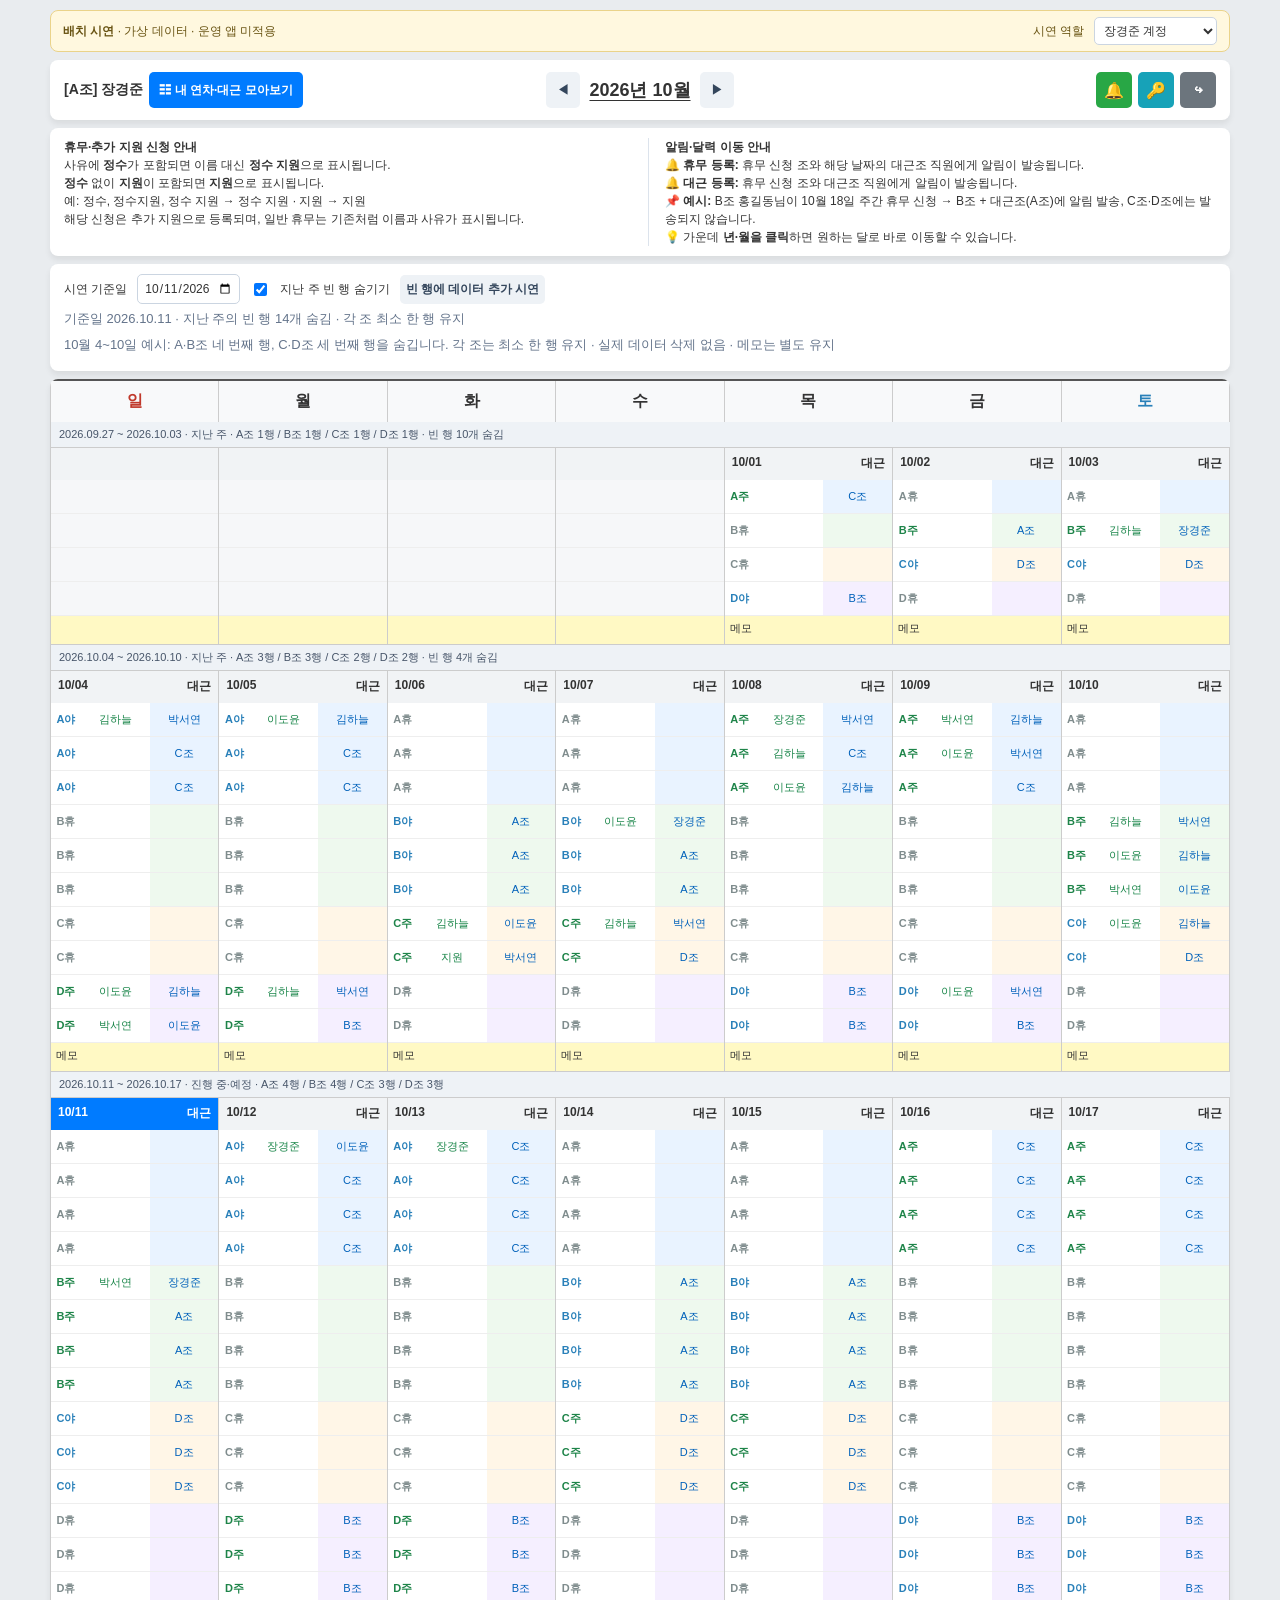
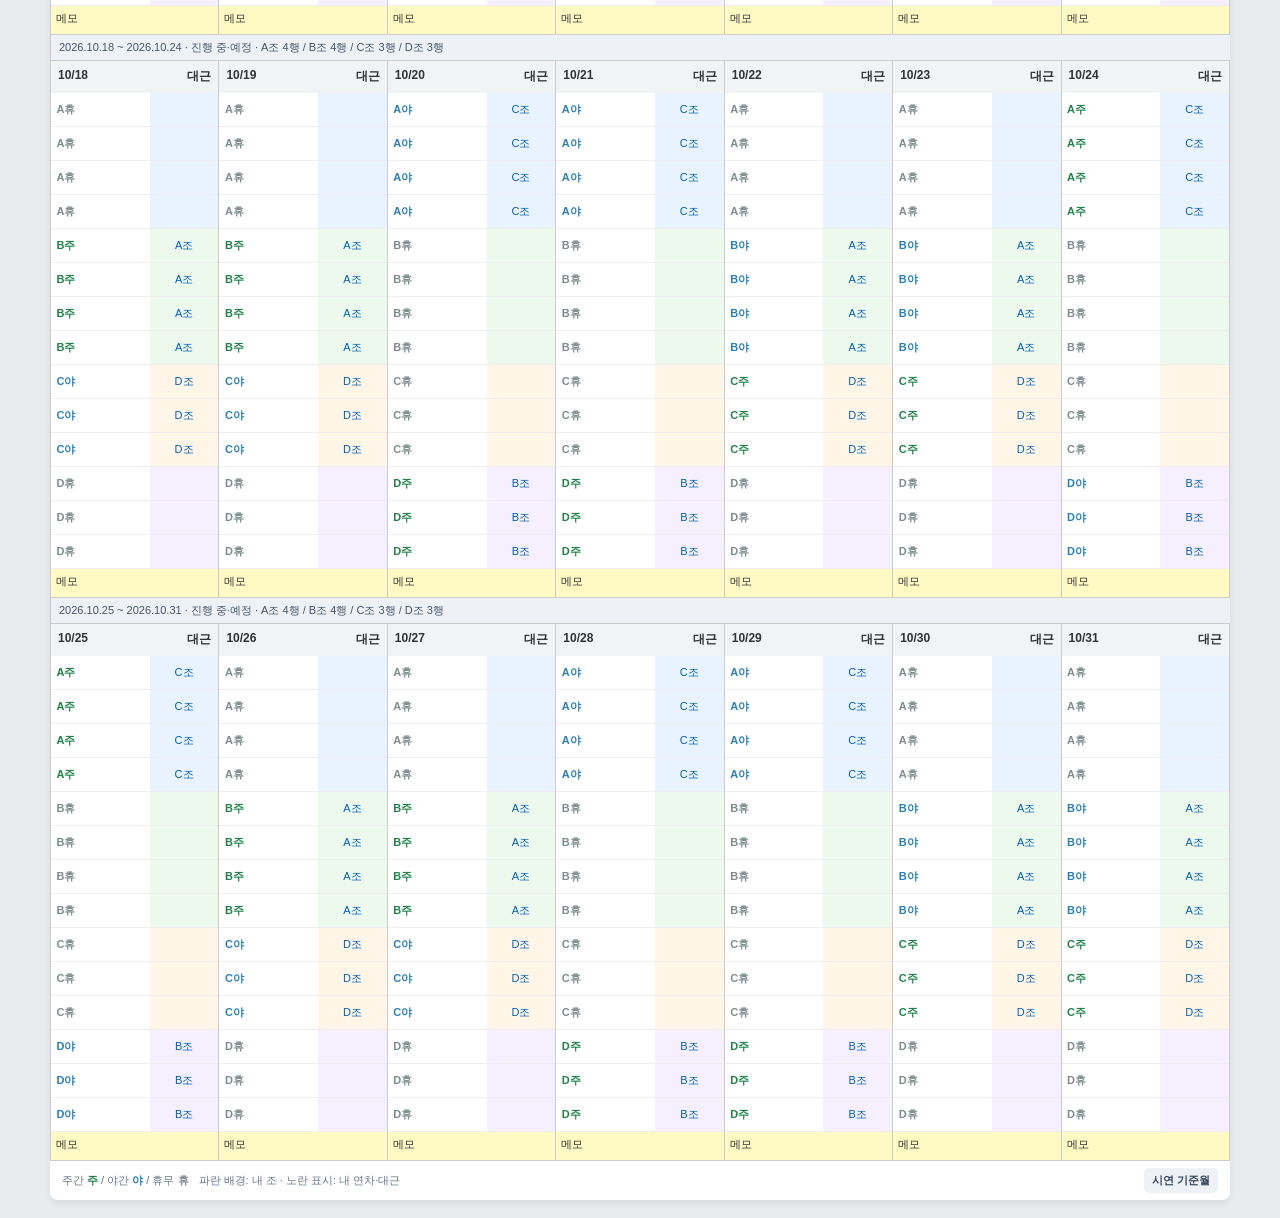
<file: demo/index.html>
<!doctype html>
<html lang="ko"><head><meta charset="utf-8"><meta name="viewport" content="width=device-width,initial-scale=1"><meta http-equiv="Content-Security-Policy" content="default-src 'none'; script-src 'unsafe-inline'; style-src 'unsafe-inline'; connect-src 'none'; img-src data:; base-uri 'none'; form-action 'none'"><title>환원반 · 기능 시연</title>
<style>
*{box-sizing:border-box}body{font-family:'Malgun Gothic',sans-serif;margin:0;padding:16px;background:#e9ecef;color:#333}main{max-width:1180px;margin:auto}.card{background:white;padding:20px;border-radius:8px;box-shadow:0 4px 6px #00000012;margin-bottom:16px}h1{font-size:23px;margin:0 0 8px}h2{font-size:20px;margin:0}h3{font-size:16px;margin:0 0 10px}p{line-height:1.6}button,select,input{font:inherit;border-radius:5px}button{cursor:pointer;border:0;padding:11px 16px;background:#007bff;color:white;font-weight:bold}button:hover{background:#0065d1}button:focus-visible,input:focus-visible,select:focus-visible{outline:3px solid #ffb000;outline-offset:3px}.secondary{background:#eef2f6;color:#34465c}.secondary:hover{background:#dae3ed}.row{display:flex;align-items:center;gap:10px;flex-wrap:wrap}.between{justify-content:space-between}.muted{color:#64748b;font-size:13px}.badge{display:inline-block;padding:5px 9px;border-radius:20px;background:#e6f2ff;color:#0061ba;font-size:12px;font-weight:bold}.banner{background:#fff8df;border:1px solid #ead38a;color:#685312;box-shadow:none}.banner p{margin:6px 0 0;font-size:14px}.actions{margin-top:16px}.count{font-size:26px;font-weight:bold;color:#007bff}.stats{display:flex;gap:30px;margin-top:18px}.stats p{margin:3px 0;font-size:13px;color:#64748b}select,input{padding:9px;border:1px solid #cbd5e1;background:white;color:#333;max-width:100%}.calendar-wrap{overflow:auto;margin-top:16px}.calendar{display:grid;grid-template-columns:repeat(7,minmax(125px,1fr));min-width:875px;border-top:2px solid #555;border-left:1px solid #ccc}.weekday{background:#f8f9fa;text-align:center;font-weight:bold;padding:10px;border-right:1px solid #ccc}.day{min-height:138px;border-right:1px solid #ccc;border-bottom:1px solid #ccc;background:#fff}.day.empty{background:#f6f7f9}.date{display:flex;justify-content:space-between;padding:7px;background:#f1f3f5;font-weight:bold;font-size:13px}.today .date{background:#007bff;color:#fff}.selected{outline:3px solid #ffb000;outline-offset:-3px}.team{display:flex;padding:5px 6px;gap:7px;font-size:12px;border-bottom:1px solid #eee}.own{background:#e6f2ff}.shift{min-width:27px;font-weight:bold}.day-shift{color:#1e8449}.night-shift{color:#2980b9}.off-shift{color:#7f8c8d}.event{font-size:11px;padding:4px 6px;background:#fff9c4;color:#685312;line-height:1.5}.legend{margin-top:12px}.sun{color:#c0392b}.sat{color:#2980b9}dialog{border:0;border-radius:10px;padding:0;width:min(760px,calc(100% - 24px));max-height:88vh;box-shadow:0 18px 60px #0004}dialog::backdrop{background:#18253c80}.modal-head{padding:20px;border-bottom:1px solid #e2e8f0}.modal-body{padding:20px;overflow:auto;max-height:calc(88vh - 90px)}.tabs{display:flex;gap:8px;border-bottom:1px solid #e2e8f0;padding-bottom:12px;margin-bottom:16px}.tabs button{background:#eef2f6;color:#475569}.tabs button.active{background:#007bff;color:white}.filters{margin-bottom:16px}.item{border:1px solid #dce3ec;border-radius:7px;padding:15px;margin-bottom:12px}.item p{margin:7px 0;font-size:14px}.item button{font-size:13px;padding:8px 12px}.green{background:#e8f5ed;color:#1e8449}.gray{background:#eef2f6;color:#64748b}.orange{background:#fff2de;color:#a35b00}.empty-state{padding:35px 12px;text-align:center;color:#64748b;background:#f8fafc;border-radius:8px}.history-time{font-size:12px;color:#64748b;margin-bottom:8px}.diff{display:grid;grid-template-columns:1fr 1fr;gap:10px;margin-top:12px}.diff div{padding:10px;border-radius:5px;background:#f1f5f9;font-size:13px;line-height:1.6}.diff .after{background:#eaf4ff}.diff strong{display:block;color:#64748b;font-size:11px}#notice{margin-top:12px;color:#685312;font-size:14px}body:has(dialog[open]){overflow:hidden}@media(max-width:600px){body{padding:10px}.card{padding:16px}.stats{gap:22px}.modal-head,.modal-body{padding:16px}.diff{grid-template-columns:1fr}.tabs button{padding:10px}.filters input{width:100%}}

[hidden]{display:none!important}.stats{display:none!important}body{padding:10px}.card{padding:10px 14px;margin-bottom:8px}.compact-banner{display:flex;align-items:center;justify-content:space-between;gap:8px;font-size:12px;padding:6px 12px}.compact-banner label{font-size:12px}.compact-banner select{font-size:12px;padding:5px}.compact-header{display:grid;grid-template-columns:minmax(0,1fr) auto minmax(0,1fr);align-items:center;gap:8px;min-height:60px}.header-account{display:flex;align-items:center;gap:5px;min-width:0}.header-account .badge{background:transparent;padding:0;font-size:14px;color:#333;border-radius:0}.header-account #historyBtn{padding:7px!important;min-height:36px!important}.month-nav{display:flex;align-items:center;justify-content:center;gap:6px;white-space:nowrap}.month-nav h2{font-size:18px;margin:0}.month-nav button{padding:8px;width:34px;min-height:36px;font-size:12px}.header-actions{display:flex;align-items:center;justify-content:flex-end;gap:6px}.mock-action{width:36px;min-height:36px;padding:7px;font-size:16px}.bell{background:#28a745}.code{background:#17a2b8}.exit{background:#6c757d}.request-guide{display:grid;grid-template-columns:minmax(0,1fr) auto minmax(0,1fr);gap:12px;align-items:center}.guide-text{font-size:12px;line-height:1.5}.guide-text .muted{font-size:11px}.request-guide #mineBtn{padding:9px 13px;font-size:13px;min-height:36px}.calendar-card{padding:0;overflow:hidden}.calendar-wrap{margin-top:0}.legend{padding:7px 12px;margin:0;font-size:11px}.legend button{font-size:11px;padding:5px 8px;margin-left:auto}#notice:empty{display:none}#notice{margin:0;padding:7px 12px;background:#fff8df}
@media(max-width:620px){.compact-banner{flex-wrap:wrap}.compact-header{grid-template-columns:1fr auto;gap:5px;padding:8px 10px}.header-account{grid-column:1;grid-row:1}.header-actions{grid-column:2;grid-row:1}.month-nav{grid-column:1/-1;grid-row:2}.request-guide{grid-template-columns:1fr;gap:7px;text-align:center}.request-guide #mineBtn{justify-self:center}.request-guide>div:last-child{display:none}.guide-text{font-size:11px}.guide-text .muted{font-size:10px}.modal-head,.modal-body{padding:14px}.badge{font-size:12px}}

.month-nav #monthTitle{width:auto;background:transparent;color:#333;padding:6px 3px;font-size:18px;text-decoration:underline;text-underline-offset:4px}.month-nav #monthTitle:hover{background:#eef2f6}.request-guide{grid-template-columns:minmax(0,1fr) minmax(0,1fr);align-items:start;gap:8px 16px}.request-guide #mineBtn{grid-column:1/-1;justify-self:center}.notification-guide{border-left:1px solid #dce3ec;padding-left:16px}.request-guide>div:last-child{display:block}
@media(max-width:620px){.request-guide{grid-template-columns:minmax(0,1fr) minmax(0,1fr);text-align:left;gap:8px}.guide-text{font-size:11px;line-height:1.5;overflow-wrap:anywhere}.notification-guide{padding-left:8px}.month-nav #monthTitle{font-size:17px}}

.header-account{gap:10px}.header-account #mineBtn{margin-left:auto;margin-right:8px;padding:8px 10px;min-height:36px;font-size:12px;white-space:nowrap}.request-guide{gap:0 16px}
@media(max-width:620px){.header-account{flex-wrap:wrap;gap:5px}.header-account #mineBtn{margin:0;padding:7px 8px;font-size:11px}.request-guide{gap:0 8px}}

.header-account{gap:6px}.header-account #mineBtn{margin-left:0;margin-right:0}

.row-preview-controls{font-size:12px}.row-preview-controls input[type=checkbox]{width:auto}.row-preview-controls p{margin:5px 0}.row-preview-controls button,.row-preview-controls input{padding:6px;font-size:12px}
.calendar{grid-template-columns:repeat(7,minmax(150px,1fr));min-width:1050px}.day{min-height:0}.date{min-height:32px;font-size:12px}.slot{display:grid;grid-template-columns:30px minmax(0,1fr) minmax(0,1fr);font-size:11px;min-height:34px;border-bottom:1px solid #eee}.slot>*{padding:5px 3px;display:flex;align-items:center;justify-content:center;min-width:0;overflow-wrap:anywhere}.slot .replacement{color:#0061ba}.slot small{font-size:10px;font-weight:normal;display:block}.team-A .replacement{background:#e9f3ff}.team-B .replacement{background:#eef9ee}.team-C .replacement{background:#fff6e7}.team-D .replacement{background:#f5efff}.slot .person{color:#178447;flex-direction:column}.memo-row{min-height:28px;padding:5px;background:#fff9c4;font-size:11px}.day.empty .slot>*{visibility:hidden}.week-caption{grid-column:1/-1;padding:5px 8px;background:#eef2f6;font-size:11px;color:#475569;border-bottom:1px solid #ccc}
</style></head><body><main>

<section class="card banner compact-banner"><span><strong>배치 시연</strong> · 가상 데이터 · 운영 앱 미적용</span><label class="row">시연 역할 <select id="role"><option value="jang">장경준 계정</option><option value="super">슈퍼관리자 계정</option><option value="member">일반 사용자 계정</option></select></label></section>
<section class="card compact-header"><div class="header-account"><span class="badge" id="accountBadge" style="display:inline-flex;align-items:center;gap:4px"><span id="accountName">[A조] 장경준</span><button id="credentialBtn" hidden aria-label="개인코드 변경 여부 조회" title="개인코드 변경 여부 조회" style="background:transparent;color:#ad7900;padding:8px;min-width:40px;min-height:40px;display:none"><svg width="22" height="22" viewBox="0 0 24 24" fill="currentColor" aria-hidden="true"><path d="M3 5 7.5 9 12 3l4.5 6L21 5l-2 13H5L3 5zm2 15h14v2H5z"/></svg></button></span><button id="historyBtn" class="secondary" aria-label="변경 이력 조회" title="변경 이력 조회"></button><button id="mineBtn"><span aria-hidden="true">☷</span> 내 연차·대근 모아보기</button></div><div class="month-nav"><button id="prev" class="secondary" aria-label="이전 달">◀</button><button id="monthTitle" aria-label="원하는 년월로 이동" title="클릭하여 원하는 년월로 이동"></button><button id="next" class="secondary" aria-label="다음 달">▶</button></div><div class="header-actions"><button class="mock-action bell" aria-label="알림 설정 시연" title="알림 설정" data-demo-action="알림 설정">🔔</button><button class="mock-action code" aria-label="접속 코드 변경 시연" title="접속 코드 변경" data-demo-action="접속 코드 변경">🔑</button><button class="mock-action exit" aria-label="로그아웃 시연" title="로그아웃" data-demo-action="로그아웃">↪</button></div></section>
<section class="card request-guide"><div class="guide-text"><strong>휴무·추가 지원 신청 안내</strong><br>사유에 <strong>정수</strong>가 포함되면 이름 대신 <strong>정수 지원</strong>으로 표시됩니다.<br><strong>정수</strong> 없이 <strong>지원</strong>이 포함되면 <strong>지원</strong>으로 표시됩니다.<br>예: 정수, 정수지원, 정수 지원 → 정수 지원 · 지원 → 지원<br>해당 신청은 추가 지원으로 등록되며, 일반 휴무는 기존처럼 이름과 사유가 표시됩니다.</div><div class="guide-text notification-guide"><strong>알림·달력 이동 안내</strong><br>🔔 <strong>휴무 등록:</strong> 휴무 신청 조와 해당 날짜의 대근조 직원에게 알림이 발송됩니다.<br>🔔 <strong>대근 등록:</strong> 휴무 신청 조와 대근조 직원에게 알림이 발송됩니다.<br>📌 <strong>예시:</strong> B조 홍길동님이 10월 18일 주간 휴무 신청 → B조 + 대근조(A조)에 알림 발송, C조·D조에는 발송되지 않습니다.<br>💡 가운데 <strong>년·월을 클릭</strong>하면 원하는 달로 바로 이동할 수 있습니다.</div></section>
<div class="stats" hidden><div><span class="count">4</span><p>예정된 내 연차</p></div><div><span class="count">3</span><p>예정된 내 대근</p></div></div><p id="roleNote" hidden></p>
<section class="card row-preview-controls"><div class="row"><label for="previewDate">시연 기준일</label><input id="previewDate" type="date" value="2026-10-11" min="1900-01-01" max="2200-12-31"><label class="row"><input id="compactPastRows" type="checkbox" checked>지난 주 빈 행 숨기기</label><button id="restoreRowExample" class="secondary">빈 행에 데이터 추가 시연</button></div><p id="rowPreviewSummary" class="muted" role="status" aria-live="polite"></p><p class="muted">10월 4~10일 예시: A·B조 네 번째 행, C·D조 세 번째 행을 숨깁니다. 각 조는 최소 한 행 유지 · 실제 데이터 삭제 없음 · 메모는 별도 유지</p></section><section class="card calendar-card"><div id="notice" role="status" aria-live="polite"></div><div class="calendar-wrap"><div id="calendar" class="calendar"></div></div><div class="row legend muted"><span>주간 <b class="day-shift">주</b> / 야간 <b class="night-shift">야</b> / 휴무 <b class="off-shift">휴</b></span><span>파란 배경: 내 조 · 노란 표시: 내 연차·대근</span><button id="today" class="secondary">시연 기준월</button></div></section>
</main><dialog id="monthDialog" aria-labelledby="monthDialogTitle"><div class="modal-head row between"><h2 id="monthDialogTitle">원하는 달로 이동</h2><button class="secondary" data-close="monthDialog" aria-label="월 이동 닫기">닫기</button></div><form id="monthForm" class="modal-body"><label for="targetMonth">이동할 년·월</label><input id="targetMonth" type="month" min="1900-01" max="2200-12" required style="display:block;margin:12px 0;width:100%"><button type="submit">이동</button></form></dialog>
<dialog id="mine"><div class="modal-head row between"><h2>내 연차·대근</h2><button class="secondary" data-close="mine" aria-label="내 연차·대근 닫기">닫기</button></div><div class="modal-body"><div class="tabs" role="tablist" aria-label="내 기록 유형"><button id="requestTab" role="tab" aria-selected="true" class="active">내 연차</button><button id="helpTab" role="tab" aria-selected="false">내 대근</button></div><div class="row filters"><label>조회 범위 <select id="scope"><option value="upcoming">오늘 이후 예정</option><option value="month">월별 전체 기록</option></select></label><label id="myMonthLabel" hidden>조회 월 <input id="myMonth" type="month" value="2026-10"></label></div><p class="muted" id="mineSummary"></p><div id="mineList" role="tabpanel" aria-labelledby="requestTab"></div></div></dialog>
<dialog id="history"><div class="modal-head row between"><h2>변경 이력 조회</h2><button class="secondary" data-close="history" aria-label="변경 이력 닫기">닫기</button></div><div class="modal-body"><p class="muted">권한이 있는 계정의 시연 화면 · 아래 기록은 모두 가상입니다.</p><div class="row filters"><label>변경 월 <input id="historyMonth" type="month" value="2026-10"></label><label>유형 <select id="historyType"><option value="all">전체</option><option value="request">신청</option><option value="helper">대근</option><option value="memo">메모</option></select></label><label>이름·근무일 검색 <input id="search" type="search" placeholder="예: 김하늘 또는 2026-10-08"></label></div><p id="historySummary" class="muted" aria-live="polite"></p><div id="historyList"></div></div></dialog>
<dialog id="credentials"><div class="modal-head row between"><h2>개인코드 변경 현황</h2><button class="secondary" data-close="credentials" aria-label="개인코드 변경 현황 닫기">닫기</button></div><div class="modal-body"><p class="muted">가상 기록 · 코드 내용은 표시하지 않습니다. 본인 변경과 관리자 초기화를 구분합니다.</p><div class="row filters"><label>이름 검색 <input id="codeSearch" type="search" placeholder="사용자 이름"></label><label>본인 변경 여부 <select id="codeStatus"><option value="all">전체</option><option value="changed">변경함</option><option value="unchanged">변경하지 않음</option><option value="unknown">확인 불가</option></select></label></div><p class="muted">‘변경하지 않음’은 기록을 시작한 이후 기준입니다. 기록 시작 전의 변경 여부는 확인 불가로 표시합니다.</p><p id="codeSummary" class="muted" aria-live="polite"></p><div id="codeList"></div></div></dialog><script>
'use strict';
let TODAY='2026-10-11';
const $=id=>document.getElementById(id);
const records=[
{kind:'request',date:'2026-10-08',shift:'주간',team:'A',reason:'연차',helper:'김하늘',status:'대근 확정'},
{kind:'request',date:'2026-10-09',shift:'주간',team:'A',reason:'반차',helper:'',status:'대근 모집 중'},
{kind:'request',date:'2026-10-12',shift:'야간',team:'A',reason:'연차',helper:'이도윤',status:'대근 확정'},
{kind:'request',date:'2026-10-13',shift:'야간',team:'A',reason:'교육',helper:'',status:'대근 모집 중'},
{kind:'helper',date:'2026-10-03',shift:'주간',team:'B',owner:'김하늘',reason:'연차',status:'대근 예정'},
{kind:'helper',date:'2026-10-07',shift:'야간',team:'B',owner:'이도윤',reason:'반차',status:'대근 예정'},
{kind:'helper',date:'2026-10-11',shift:'주간',team:'B',owner:'박서연',reason:'연차',status:'대근 예정'},
{kind:'request',date:'2026-09-22',shift:'주간',team:'A',reason:'연차',helper:'김하늘',status:'완료'},
{kind:'request',date:'2026-09-23',shift:'주간',team:'A',reason:'반차',helper:'',status:'취소'},
{kind:'helper',date:'2026-09-25',shift:'야간',team:'C',owner:'박서연',reason:'연차',status:'완료'}];
const histories=[
{time:'2026-10-03 15:42',kind:'memo',title:'메모 수정',actor:'장경준',date:'2026-10-09',before:'교육 일정 확인 예정',after:'교육 09:00 · 회의실 2',detail:'일정 메모의 내용이 변경되었습니다.'},
{time:'2026-10-03 14:20',kind:'helper',title:'대근 등록',actor:'김하늘',date:'2026-10-08',before:'[A조] 장경준 주간 · 대근 모집 중',after:'[A조] 장경준 주간 · 대근자 김하늘',detail:'연차 신청에 대근자가 등록되었습니다.'},
{time:'2026-10-03 11:18',kind:'request',title:'신청 등록',actor:'장경준',date:'2026-10-13',before:'신청 없음',after:'A조 야간 · 교육 · 대근 모집 중',detail:'새 신청이 등록되었습니다.'},
{time:'2026-10-02 17:05',kind:'helper',title:'대근 취소',actor:'박서연',date:'2026-10-09',before:'[A조] 장경준 주간 · 대근자 박서연',after:'[A조] 장경준 주간 · 대근 모집 중',detail:'대근자 등록이 취소되어 다시 모집 중입니다.'},
{time:'2026-10-02 09:30',kind:'request',title:'신청 삭제',actor:'장경준',date:'2026-10-05',before:'이도윤 · D조 주간 · 연차',after:'신청 삭제됨',detail:'관리자가 신청을 삭제한 예시입니다.'},
{time:'2026-10-01 16:10',kind:'helper',title:'대근 등록',actor:'장경준',date:'2026-10-03',before:'김하늘 · B조 주간 · 대근 모집 중',after:'김하늘 · B조 주간 · 대근자 장경준',detail:'내 대근 모아보기에도 표시됩니다.'},
{time:'2026-09-21 10:00',kind:'request',title:'신청 등록',actor:'장경준',date:'2026-09-22',before:'신청 없음',after:'A조 주간 · 연차 · 대근 모집 중',detail:'지난달 기록 검색 예시입니다.'}];
let month='2026-10',kind='request',selected='';
const esc=s=>String(s).replace(/[&<>"']/g,c=>({'&':'&amp;','<':'&lt;','>':'&gt;','"':'&quot;',"'":'&#39;'}[c]));
const pretty=d=>d.replaceAll('-','.');
function shift(date,team){const n=Math.round((Date.parse(date+'T00:00:00Z')-Date.parse('2026-09-30T00:00:00Z'))/86400000);const i=((n+({A:0,C:2,D:4,B:6}[team]))%8+8)%8;return ['주','주','휴','휴','야','야','휴','휴'][i];}

const baseTeamRows={A:4,B:4,C:3,D:3};
let addedRowExample=false;
const sampleSlots=[
 ['2026-10-04','A',0,'김하늘','박서연'],['2026-10-05','A',0,'이도윤','김하늘'],
 ['2026-10-08','A',0,'장경준','박서연'],['2026-10-08','A',1,'김하늘',''],
 ['2026-10-08','A',2,'이도윤','김하늘'],['2026-10-09','A',0,'박서연','김하늘'],['2026-10-09','A',1,'이도윤','박서연'],
 ['2026-10-10','B',0,'김하늘','박서연'],['2026-10-10','B',1,'이도윤','김하늘'],['2026-10-10','B',2,'박서연','이도윤'],
 ['2026-10-06','C',0,'김하늘','이도윤'],['2026-10-06','C',1,'지원','박서연'],['2026-10-07','C',0,'김하늘','박서연'],['2026-10-10','C',0,'이도윤','김하늘'],
 ['2026-10-04','D',0,'이도윤','김하늘'],['2026-10-04','D',1,'박서연','이도윤'],['2026-10-05','D',0,'김하늘','박서연'],['2026-10-09','D',0,'이도윤','박서연']
].map(([date,team,row,person,helper])=>({date,team,row,person,helper}));
function slotData(date,team,row){
 if(addedRowExample && date==='2026-10-04' && team==='A' && row===3)return {person:'추가 시연',helper:''};
 const sample=sampleSlots.find(s=>s.date===date&&s.team===team&&s.row===row);
 if(sample)return sample;
 if(row===0){const r=records.find(r=>r.date===date&&r.team===team&&r.status!=='취소');if(r)return {person:r.kind==='request'?'장경준':r.owner,helper:r.kind==='request'?r.helper:'장경준'};}
 return null;
}
function visibleTeamRows(dates,team,today,compact,readSlot=slotData){
 const all=Array.from({length:baseTeamRows[team]},(_,i)=>i);
 if(!compact || dates[6]>=today)return all;
 const kept=all.filter(row=>dates.some(date=>{const item=readSlot(date,team,row);return !!(item&&(item.person||item.helper||item.support));}));
 return kept.length?kept:[0];
}
function renderCalendar(){
 const [y,m]=month.split('-').map(Number),first=new Date(Date.UTC(y,m-1,1)),offset=first.getUTCDay(),days=new Date(Date.UTC(y,m,0)).getUTCDate();
 const compact=$('compactPastRows').checked;
 $('monthTitle').textContent=y+'년 '+m+'월';
 let html=['일','월','화','수','목','금','토'].map((w,i)=>'<div class="weekday '+(i===0?'sun':i===6?'sat':'')+'">'+w+'</div>').join('');
 let hiddenCount=0;
 for(let w=0;w<Math.ceil((offset+days)/7);w++){
  const dates=Array.from({length:7},(_,i)=>new Date(Date.UTC(y,m-1,1-offset+w*7+i)).toISOString().slice(0,10));
  const rows=Object.fromEntries(['A','B','C','D'].map(t=>[t,visibleTeamRows(dates,t,TODAY,compact)]));
  const removed=Object.keys(rows).reduce((n,t)=>n+baseTeamRows[t]-rows[t].length,0);hiddenCount+=removed;
  html+='<div class="week-caption" data-week="'+dates[0]+'">'+pretty(dates[0])+' ~ '+pretty(dates[6])+' · '+(dates[6]<TODAY?'지난 주':'진행 중·예정')+' · '+Object.entries(rows).map(([t,r])=>t+'조 '+r.length+'행').join(' / ')+(removed?' · 빈 행 '+removed+'개 숨김':'')+'</div>';
  for(let i=0;i<7;i++){
   const date=dates[i],inMonth=date.startsWith(month),day=Number(date.slice(-2));
   html+='<div class="day '+(!inMonth?'empty ':'')+(date===TODAY?'today ':'')+(date===selected?'selected':'')+'"'+(inMonth?' id="day-'+date+'"':'')+'><div class="date"><span>'+(inMonth?month.slice(5)+'/'+String(day).padStart(2,'0'):'')+'</span><span>'+(inMonth?'대근':'')+'</span></div>';
   for(const team of ['A','B','C','D'])for(const row of rows[team]){
    const s=shift(date,team),item=inMonth?slotData(date,team,row):null;
    const placeholder=s==='휴'?'':({'A':'C','B':'A','C':'D','D':'B'}[team]+'조');
    html+='<div class="slot team-'+team+'" data-team="'+team+'" data-slot="'+row+'"><b class="'+(s==='주'?'day':s==='야'?'night':'off')+'-shift">'+team+s+'</b><span class="person">'+esc(item?.person||'')+'</span><span class="replacement">'+esc(item?.helper||placeholder)+'</span></div>';
   }
   html+='<div class="memo-row">'+(inMonth?'메모':'')+'</div></div>';
  }
 }
 $('calendar').innerHTML=html;
 $('rowPreviewSummary').textContent='기준일 '+pretty(TODAY)+' · '+(compact?'지난 주의 빈 행 '+hiddenCount+'개 숨김':'전체 행 표시')+' · 각 조 최소 한 행 유지';
}
$('previewDate').onchange=()=>{const value=$('previewDate').value;if(!/^\d{4}-\d{2}-\d{2}$/.test(value)||value<'1900-01-01'||value>'2200-12-31')return;TODAY=value;renderCalendar();};
$('compactPastRows').onchange=renderCalendar;
$('restoreRowExample').onclick=()=>{addedRowExample=!addedRowExample;$('restoreRowExample').textContent=addedRowExample?'추가 시연 데이터 제거':'빈 행에 데이터 추가 시연';renderCalendar();};
function moveMonth(delta){const [y,m]=month.split('-').map(Number),d=new Date(Date.UTC(y,m-1+delta,1));month=d.toISOString().slice(0,7);selected='';$('notice').textContent='';renderCalendar();}
function jump(date){for(const d of document.querySelectorAll('dialog[open]'))d.close();month=date.slice(0,7);selected=date;renderCalendar();$('notice').textContent=pretty(date)+' 근무일을 표시했습니다.';const cell=$('day-'+date);cell.scrollIntoView({block:'center',inline:'center',behavior:'smooth'});cell.tabIndex=-1;cell.focus({preventScroll:true});}
function renderMine(){const scope=$('scope').value;const list=records.filter(r=>r.kind===kind&&(scope==='upcoming'?r.date>=TODAY&&r.status!=='취소':r.date.startsWith($('myMonth').value))).sort((a,b)=>a.date.localeCompare(b.date));$('myMonthLabel').hidden=scope!=='month';$('mineSummary').textContent=(kind==='request'?'내 연차':'내 대근')+' '+list.length+'건 · '+(scope==='upcoming'?'시연 기준일 이후 근무일 순':'선택한 월의 완료·취소 기록 포함');$('mineList').setAttribute('aria-labelledby',kind==='request'?'requestTab':'helpTab');$('mineList').innerHTML=list.length?list.map(r=>`<article class="item"><div class="row between"><h3>${pretty(r.date)} · ${esc(r.shift)}</h3><span class="badge ${r.status==='취소'?'gray':r.helper||r.kind==='helper'?'green':'orange'}">${esc(r.status)}</span></div><p>${esc(r.team)}조 · ${esc(r.reason)}</p><p>${r.kind==='request'?'대근자: '+esc(r.helper||'아직 없음'):'신청자: '+esc(r.owner)+' · 대근자: 장경준'}</p><button class="secondary" data-jump="${r.date}">달력에서 보기</button></article>`).join(''):'<div class="empty-state">해당 범위에 기록이 없습니다.<br>다른 월이나 유형을 선택해 보세요.</div>';}
function renderHistory(){if(!privileged())return;const q=$('search').value.trim().toLowerCase(),type=$('historyType').value;const list=histories.filter(h=>h.time.startsWith($('historyMonth').value)&&(type==='all'||h.kind===type)&&(!q||[h.actor,h.date,pretty(h.date),h.before,h.after,h.title].join(' ').toLowerCase().includes(q))).sort((a,b)=>b.time.localeCompare(a.time));$('historySummary').textContent=list.length+'건 · 최신 변경 순';$('historyList').innerHTML=list.length?list.map(h=>`<article class="item"><div class="history-time">${h.time} · 처리자 ${esc(h.actor)}</div><div class="row between"><h3>${esc(h.title)}</h3><span class="badge">근무일 ${pretty(h.date)}</span></div><p>${esc(h.detail)}</p><details><summary>변경 전·후 보기</summary><div class="diff"><div><strong>변경 전</strong>${esc(h.before)}</div><div class="after"><strong>변경 후</strong>${esc(h.after)}</div></div></details><p><button class="secondary" data-jump="${h.date}">달력에서 보기</button></p></article>`).join(''):'<div class="empty-state">조건에 맞는 변경 이력이 없습니다.</div>';}
document.querySelectorAll('[data-demo-action]').forEach(button=>button.onclick=()=>{$('notice').textContent=button.dataset.demoAction+' 버튼의 배치 시연입니다. 실제 동작은 하지 않습니다.';});
$('mineBtn').onclick=()=>{renderMine();$('mine').showModal();};$('historyBtn').onclick=()=>{if(privileged()){renderHistory();$('history').showModal();}};
for(const [id,k] of [['requestTab','request'],['helpTab','helper']])$(id).onclick=()=>{kind=k;for(const [tab,t] of [['requestTab','request'],['helpTab','helper']]){$(tab).classList.toggle('active',t===k);$(tab).setAttribute('aria-selected',String(t===k));}renderMine();};
for(const id of ['scope','myMonth'])$(id).onchange=renderMine;for(const id of ['historyMonth','historyType'])$(id).onchange=renderHistory;$('search').oninput=renderHistory;
document.addEventListener('click',e=>{const close=e.target.closest('[data-close]'),go=e.target.closest('[data-jump]');if(close)$(close.dataset.close).close();if(go)jump(go.dataset.jump);});

function privileged(){return $('role').value==='super';}
const clockIcon='<svg width="22" height="22" viewBox="0 0 24 24" fill="none" stroke="currentColor" stroke-width="2" aria-hidden="true"><path d="M3 11a9 9 0 1 1 2 7M3 4v7h7"/><path d="M12 7v5l3 2"/></svg>';
function roleChanged(){const role=$('role').value,allowed=privileged();$('mineBtn').hidden=role==='super';document.querySelector('.stats').hidden=role==='super';document.querySelector('.stats').style.display=role==='super'?'none':'flex';if(role==='super'&&$('mine').open)$('mine').close();$('credentialBtn').hidden=role!=='super';$('credentialBtn').style.display=role==='super'?'inline-flex':'none';if(role!=='super'&&$('credentials').open)$('credentials').close();$('historyBtn').hidden=!allowed;$('historyBtn').innerHTML=clockIcon;$('historyBtn').style.display=allowed?'inline-flex':'none';$('historyBtn').style.alignItems='center';$('historyBtn').style.minHeight='44px';$('historyBtn').style.padding='10px';$('accountName').textContent=role==='super'?'슈퍼관리자':role==='jang'?'[A조] 장경준':'일반 사용자 · 시연';$('roleNote').textContent=role==='super'?'슈퍼관리자 화면입니다. 변경 이력과 개인코드 변경 현황을 조회할 수 있습니다.':'일반 사용자 화면에서는 변경 이력과 개인코드 변경 현황을 조회할 수 없습니다.';if(!allowed){for(const id of ['history','credentials']){if($(id).open)$(id).close();}}}
$('role').onchange=roleChanged;
const codeUsers=[
{name:'장경준',status:'changed',self:'2026-10-03 14:20',reset:'없음',events:[{time:'2026-10-03 14:20',action:'본인 코드 변경',actor:'장경준'}]},
{name:'김하늘',status:'unchanged',self:'없음',reset:'없음',events:[]},
{name:'이도윤',status:'unchanged',self:'없음',reset:'2026-10-02 09:10',events:[{time:'2026-10-02 09:10',action:'관리자 초기화',actor:'슈퍼관리자'}]},
{name:'박서연',status:'changed',self:'2026-10-03 10:05',reset:'2026-10-01 08:30',events:[{time:'2026-10-03 10:05',action:'본인 코드 변경',actor:'박서연'},{time:'2026-10-01 08:30',action:'관리자 초기화',actor:'슈퍼관리자'}]},
{name:'최지우',status:'unknown',self:'확인 불가',reset:'확인 불가',events:[]}];
const statusText={changed:'변경함',unchanged:'변경하지 않음',unknown:'확인 불가'};
function renderCodes(){if($('role').value!=='super')return;const q=$('codeSearch').value.trim(),status=$('codeStatus').value;const list=codeUsers.filter(u=>u.name.includes(q)&&(status==='all'||u.status===status));$('codeSummary').textContent=list.length+'명 · 시연 기록 시작일 2026.10.01';$('codeList').innerHTML=list.length?list.map(u=>`<article class="item"><div class="row between"><h3>${esc(u.name)}</h3><span class="badge ${u.status==='changed'?'green':'gray'}">본인 변경: ${statusText[u.status]}</span></div><p>마지막 본인 변경: ${esc(u.self)}</p><p>마지막 관리자 초기화: ${esc(u.reset)}</p><details><summary>변경 내역 보기</summary>${u.events.length?u.events.map(e=>`<p>${esc(e.time)} · ${esc(e.action)}<br><span class="muted">처리자: ${esc(e.actor)}</span></p>`).join(''):'<p class="muted">'+(u.status==='unknown'?'기록 시작 전의 이력이 없어 과거 변경 여부를 확인할 수 없습니다.':'기록 시작 이후 변경 내역이 없습니다.')+'</p>'}</details></article>`).join(''):'<div class="empty-state">조건에 맞는 사용자가 없습니다.</div>';}
$('credentialBtn').onclick=()=>{if($('role').value==='super'){renderCodes();$('credentials').showModal();}};
$('codeSearch').oninput=renderCodes;$('codeStatus').onchange=renderCodes;roleChanged();

$('monthTitle').onclick=()=>{$('targetMonth').value=month;$('monthDialog').showModal();};
$('monthForm').onsubmit=event=>{event.preventDefault();const target=$('targetMonth').value;if(!/^\d{4}-(0[1-9]|1[0-2])$/.test(target)||target<'1900-01'||target>'2200-12')return;month=target;selected='';renderCalendar();$('monthDialog').close();$('notice').textContent=target.replace('-','년 ')+'월로 이동했습니다.';};
$('prev').onclick=()=>moveMonth(-1);$('next').onclick=()=>moveMonth(1);$('today').onclick=()=>{month=TODAY.slice(0,7);selected=TODAY;renderCalendar();$('notice').textContent='시연 기준월로 돌아왔습니다.';};renderCalendar();
</script></body></html>
</file>
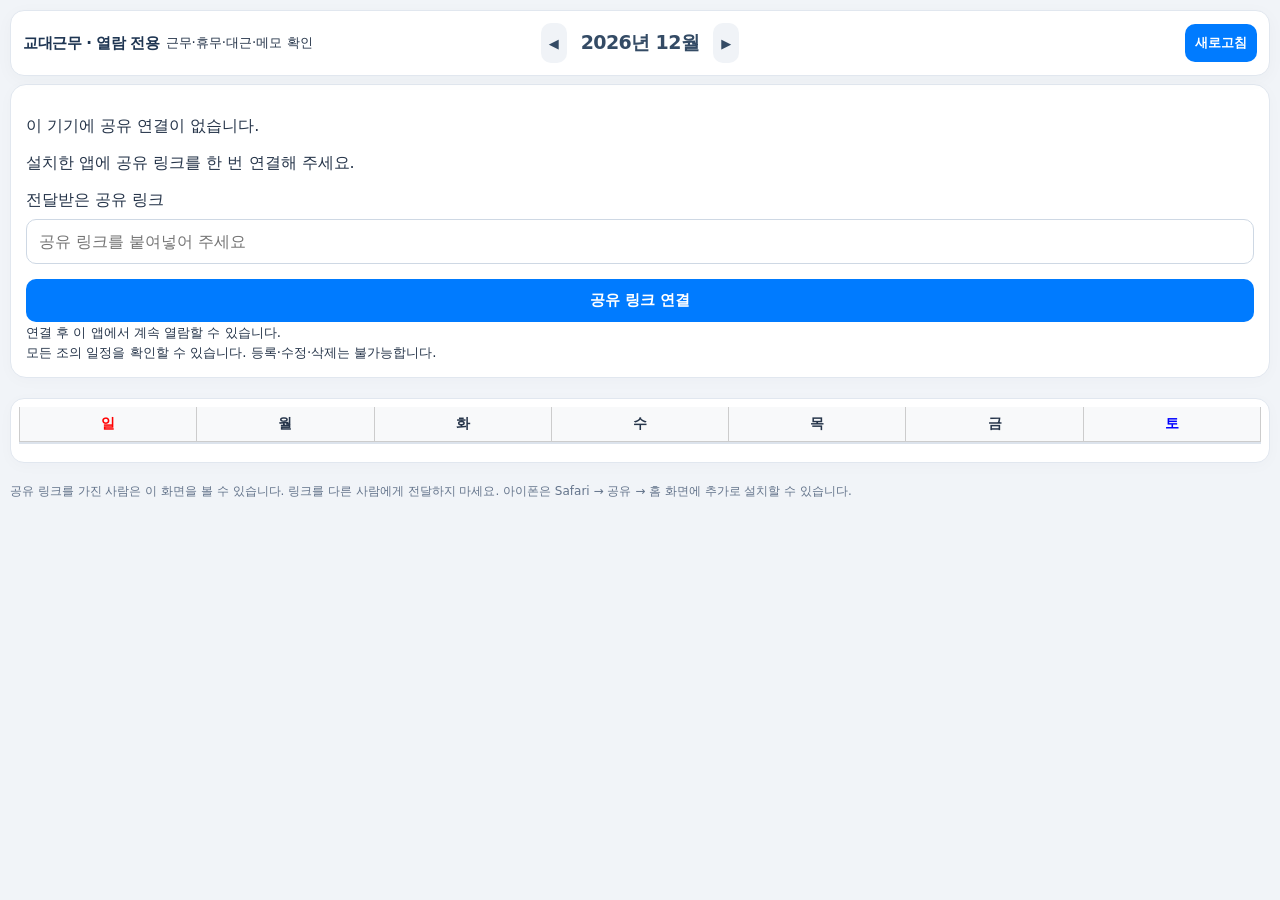
<file: share/index.html>
<!doctype html><html lang="ko"><head><meta charset="utf-8"><meta name="viewport" content="width=device-width,initial-scale=1"><meta name="referrer" content="no-referrer"><meta name="theme-color" content="#007bff"><title>교대근무 · 열람 전용</title><link rel="manifest" href="./manifest.json"><link rel="apple-touch-icon" href="/icons/shift-sun-moon-v2-180.png"><link rel="stylesheet" href="../assets/calendar.css?v=20261014.1"><style>#mainScreen{display:block}#calendarGrid .cell-name{cursor:default!important}#mainScreen .app-actions button{font-size:13px!important;width:auto!important;min-width:70px!important;padding:10px!important;line-height:1.4}#mainScreen .app-actions button::before{display:none!important}</style><link rel="icon" type="image/png" href="/icons/shift-sun-moon-v2-192.png">
</head><body><div id="mainScreen" style="display:block"><div class="card app-topbar"><div class="app-identity"><h2>교대근무 · 열람 전용</h2><small>근무·휴무·대근·메모 확인</small></div><div class="app-month"><button class="btn-small" onclick="changeMonth(-1)" aria-label="이전 달">◀</button><button id="currentMonthStr" onclick="goToMonth()">년월</button><button class="btn-small" onclick="changeMonth(1)" aria-label="다음 달">▶</button></div><div class="app-actions"><button class="btn-small" onclick="loadData()">새로고침</button><button id="shareInstall" hidden class="btn-small">홈 화면에 설치</button></div></div><div class="card"><p id="shareStatus" role="status">확인 중…</p><div id="shareConnect" hidden><p>설치한 앱에 공유 링크를 한 번 연결해 주세요.</p><form onsubmit="event.preventDefault();connectSharedLink()"><label for="shareLinkInput">전달받은 공유 링크</label><input id="shareLinkInput" type="text" autocomplete="off" autocapitalize="off" spellcheck="false" placeholder="공유 링크를 붙여넣어 주세요"><button type="submit">공유 링크 연결</button></form><small>연결 후 이 앱에서 계속 열람할 수 있습니다.</small></div><small>모든 조의 일정을 확인할 수 있습니다. 등록·수정·삭제는 불가능합니다.</small></div><div class="card app-calendar">
      <div class="cal-wrapper">

        <div class="cal-header-row">

          <div class="cal-header-cell"
               style="color: red;">
            일
          </div>

          <div class="cal-header-cell">월</div>
          <div class="cal-header-cell">화</div>
          <div class="cal-header-cell">수</div>
          <div class="cal-header-cell">목</div>
          <div class="cal-header-cell">금</div>

          <div class="cal-header-cell"
               style="color: blue;">
            토
          </div>

        </div>

        <div id="calendarGrid"
             class="cal-grid"></div>

      </div>

    </div>

</div><p id="shareUpdated" style="font-size:12px;color:#64748b"></p><p style="font-size:12px;color:#64748b">공유 링크를 가진 사람은 이 화면을 볼 수 있습니다. 링크를 다른 사람에게 전달하지 마세요. 아이폰은 Safari → 공유 → 홈 화면에 추가로 설치할 수 있습니다.</p><dialog id="monthJumpDialog"><form onsubmit="event.preventDefault();applyMonthJump()"><h3>이동할 년월</h3><input id="monthJumpValue" type="month" min="2000-01" max="2099-12" required><button type="button" onclick="document.getElementById('monthJumpDialog').close()">취소</button><button type="submit">이동</button></form></dialog><script src="../assets/calendar.js?v=20261014.1"></script><script src="../assets/network.js?v=20261014.1"></script><script>  function isSuperAdmin() {

    return (
      currentUser &&
      currentUser.role === 'admin'
    );

  }


  // 조 관리자
  function isTeamAdmin() {

    return (
      currentUser &&
      currentUser.role === 'team_admin'
    );

  }


  // 관리자 여부
  function isManager() {

    return (
      isSuperAdmin() ||
      isTeamAdmin()
    );

  }


  /*
   * 휴무 등록 가능 여부
   *
   * user     : 가능
   * team_admin: 불가
   * admin    : 가능
   */

  function canRequestOff() {

    return (
      currentUser &&
      currentUser.is_active &&
      (
        currentUser.role === 'user' ||
        currentUser.role === 'admin'
      )
    );

  }


  /*
   * 대근 기능 사용 가능 여부
   */

  function canDoSubstitution() {

    return (
      currentUser &&
      currentUser.is_active &&
      (
        currentUser.role === 'user' ||
        currentUser.role === 'team_admin' ||
        currentUser.role === 'admin'
      )
    );

  }


  /*
   * 대근 등록 권한을 달력 표시와 실제 처리에서 함께 사용합니다.
   * 일반 사용자: 다른 조 휴무에 등록
   * 조 관리자: 담당하는 다른 조 휴무에 자기 조 직원을 지정
   * 슈퍼관리자: 모든 조 휴무에 등록
   */
  function canRegisterSubstitution(targetTeam) {
    if (!currentUser || !currentUser.is_active) return false;
    if (currentUser.role === 'admin') return true;
    if (currentUser.role === 'team_admin') {
      return (currentUser.team === 'A' || currentUser.team === 'D')
        ? ['B', 'C'].includes(targetTeam)
        : (currentUser.team === 'B' || currentUser.team === 'C') && ['A', 'D'].includes(targetTeam);
    }
    if (currentUser.role === 'user') {
      return targetTeam !== currentUser.team;
    }
    return false;
  }

  /*
   * ==========================================
   * 근무 계산
   * ==========================================
   */


function isSuperAdmin(){return false} function isTeamAdmin(){return false} function canRequestOff(){return false} function canRegisterSubstitution(){return false} function canDoSubstitution(){return false} function isOwnRequest(){return false}
let currentUser={role:"viewer",is_active:true};let currentYear=new Date().getFullYear(),currentMonth=new Date().getMonth(),requestsData=[],memosData=[];

const SHARE_API='https://lqqjyedfwlqinppcrvjf.supabase.co/functions/v1/app-schedule-share',SHARE_KEY='snnc-viewer-token-v1';
let shareToken='',readVersion=0,reading=false,installPrompt;
const field=id=>document.getElementById(id);
const parts=new Intl.DateTimeFormat('sv-SE',{timeZone:'Asia/Seoul',year:'numeric',month:'2-digit'}).format(new Date()).split('-');currentYear=Number(parts[0]);currentMonth=Number(parts[1])-1;
function shareTokenFrom(value){try{const v=value.trim();if(/^[0-9a-f]{64}$/.test(v))return v;const u=new URL(v);if(u.origin!==location.origin||!u.pathname.startsWith('/share/'))return '';const t=new URLSearchParams(u.hash.slice(1)).get('token')||'';return /^[0-9a-f]{64}$/.test(t)?t:'';}catch{return '';}}
function saveShareToken(token){shareToken=token;try{localStorage.setItem(SHARE_KEY,token);}catch{}history.replaceState(null,'',location.pathname+'#token='+token);}
try{const incoming=new URLSearchParams(location.hash.slice(1)).get('token')||'';shareToken=/^[0-9a-f]{64}$/.test(incoming)?incoming:localStorage.getItem(SHARE_KEY)||'';if(/^[0-9a-f]{64}$/.test(shareToken))saveShareToken(shareToken);}catch{shareToken=new URLSearchParams(location.hash.slice(1)).get('token')||'';}
async function connectSharedLink(){const t=shareTokenFrom(field('shareLinkInput').value);if(!t){field('shareStatus').textContent='전달받은 공유 링크 전체를 붙여넣어 주세요.';return;}saveShareToken(t);await loadData();}

const originalRender=renderCalendar;renderCalendar=function(){originalRender();field('calendarGrid').querySelectorAll('[onclick]').forEach(el=>el.removeAttribute('onclick'));field('calendarGrid').querySelectorAll('.clickable').forEach(el=>el.classList.remove('clickable'));};
async function loadData(){const version=++readVersion;reading=true;field('calendarGrid').innerHTML='';field('shareUpdated').textContent='';field('currentMonthStr').textContent=currentYear+'년 '+(currentMonth+1)+'월';field('shareStatus').textContent='최신 일정을 확인하고 있습니다…';field('shareConnect').hidden=/^[0-9a-f]{64}$/.test(shareToken);if(!/^[0-9a-f]{64}$/.test(shareToken)){field('shareStatus').textContent='이 기기에 공유 연결이 없습니다.';reading=false;return;}
try{addPlannedHolidays(currentYear);const response=await appFetch(SHARE_API,{method:'POST',headers:{'Content-Type':'application/json'},body:JSON.stringify({action:'read_full',token:shareToken,month:currentYear+'-'+String(currentMonth+1).padStart(2,'0')}),cache:'no-store',signal:AbortSignal.timeout(15000)});const data=await response.json();if(version!==readVersion)return;if(!response.ok||!data.success)throw new Error(data.message||'연결을 확인하고 다시 시도해 주세요.');field('shareConnect').hidden=true;field('shareLinkInput').value='';requestsData=data.requests||[];memosData=data.memos||[];renderCalendar();field('shareStatus').textContent='';field('shareUpdated').textContent='마지막 확인: '+new Date().toLocaleString('ko-KR',{timeZone:'Asia/Seoul'});}catch(e){if(version===readVersion){field('shareConnect').hidden=false;field('shareStatus').textContent=e.message==='공유가 해제되었거나 유효하지 않은 링크입니다.'?e.message:'통신 오류로 일정을 불러오지 못했습니다. 인터넷 연결을 확인하고 새로고침해 주세요.';}}finally{if(version===readVersion)reading=false;}}
function changeMonth(n){const d=new Date(currentYear,currentMonth+n,1);currentYear=d.getFullYear();currentMonth=d.getMonth();loadData();}
function goToMonth(){field('monthJumpValue').value=currentYear+'-'+String(currentMonth+1).padStart(2,'0');field('monthJumpDialog').showModal();}
function applyMonthJump(){const v=field('monthJumpValue').value;if(!/^20\d{2}-(0[1-9]|1[0-2])$/.test(v))return;currentYear=Number(v.slice(0,4));currentMonth=Number(v.slice(5))-1;field('monthJumpDialog').close();loadData();}
window.addEventListener('beforeinstallprompt',e=>{e.preventDefault();installPrompt=e;field('shareInstall').hidden=false;});field('shareInstall').onclick=async()=>{if(installPrompt){await installPrompt.prompt();installPrompt=null;field('shareInstall').hidden=true;}};
document.addEventListener('visibilitychange',()=>{if(document.hidden){++readVersion;field('calendarGrid').innerHTML='';}else loadData();});setInterval(()=>{if(!document.hidden&&!reading)loadData();},60000);
if('serviceWorker' in navigator)navigator.serviceWorker.register('./sw.js',{scope:'./'}).catch(()=>{});loadData();
</script></body></html>
</file>
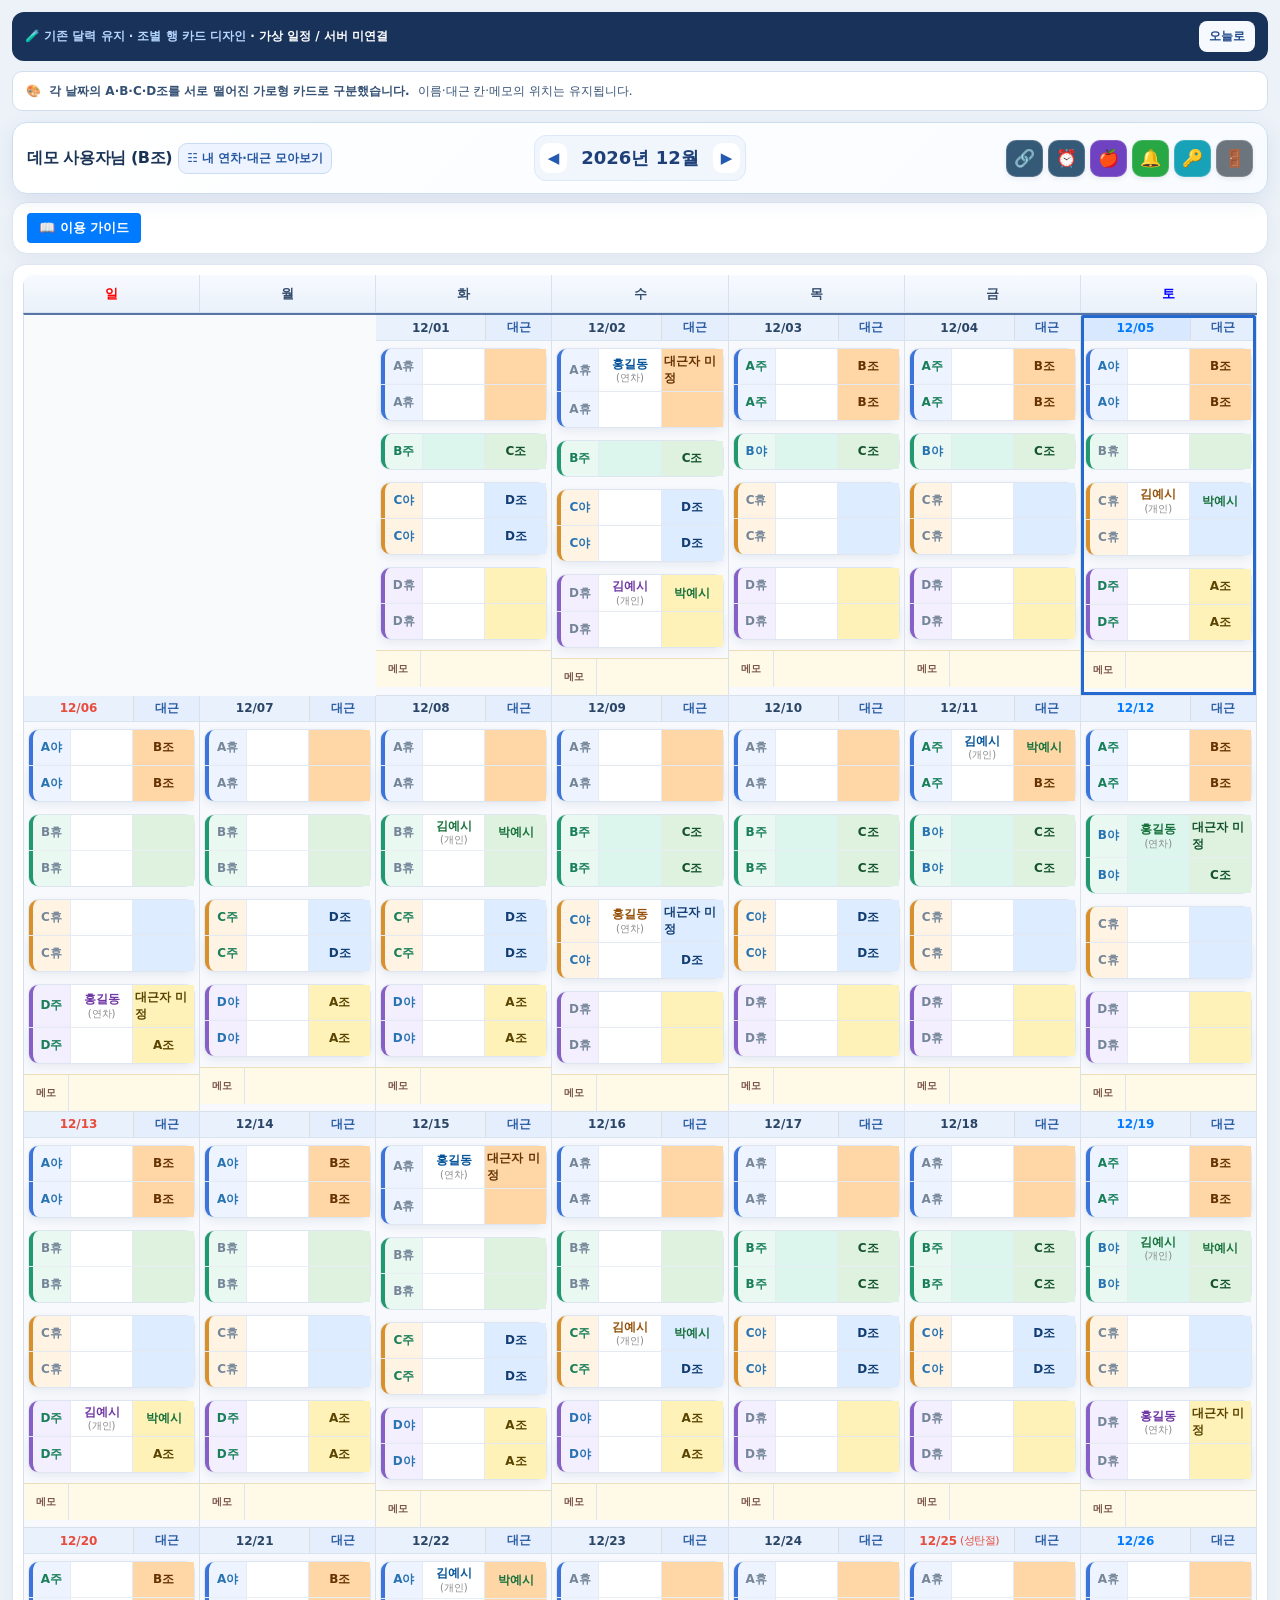
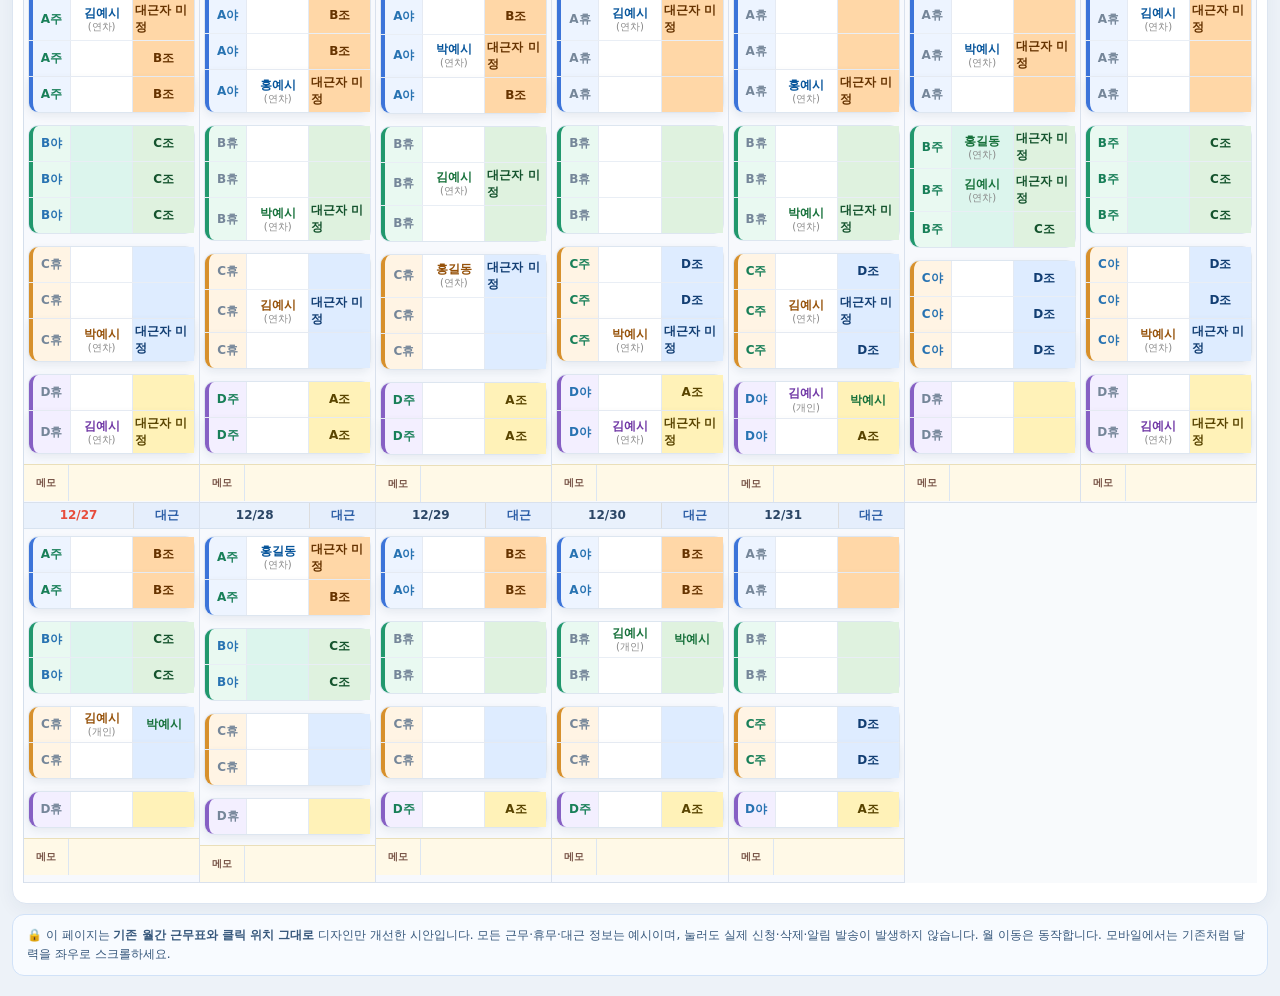
<file: ui-preview/index.html>
<!doctype html><html lang="ko"><head><meta charset="utf-8"><meta name="viewport" content="width=device-width,initial-scale=1,viewport-fit=cover"><meta name="referrer" content="no-referrer"><meta name="theme-color" content="#edf2f8"><title>교대근무 · 기존 달력 조별 가로 카드 테스트</title><style>

    body {
      font-family: 'Malgun Gothic', sans-serif;
      padding: 10px;
      background-color: #e9ecef;
      margin: 0;
      color: #333;
    }

    .card {
      background: white;
      padding: 15px;
      border-radius: 8px;
      box-shadow: 0 4px 6px rgba(0,0,0,0.1);
      margin-bottom: 20px;
    }

    input {
      width: 100%;
      padding: 12px;
      margin: 8px 0 15px 0;
      border: 1px solid #ccc;
      border-radius: 4px;
      box-sizing: border-box;
      font-size: 16px;
    }

    button {
      width: 100%;
      padding: 12px;
      background-color: #007bff;
      color: white;
      border: none;
      border-radius: 4px;
      font-weight: bold;
      cursor: pointer;
      font-size: 15px;
    }

    .btn-small {
      width: auto;
      padding: 6px 12px;
      font-size: 13px;
      margin: 0;
    }

    .cal-wrapper {
      overflow-x: auto;
      padding-bottom: 10px;
    }

    .cal-grid {
      display: grid;
      grid-template-columns: repeat(7, 1fr);
      min-width: 950px;
      border-top: 2px solid #555;
      border-left: 1px solid #ccc;
      background: #fff;
    }

    .cal-header-row {
      display: grid;
      grid-template-columns: repeat(7, 1fr);
      min-width: 950px;
      text-align: center;
      font-weight: bold;
      background: #f8f9fa;
      border-left: 1px solid #ccc;
    }

    .cal-header-cell {
      padding: 8px 0;
      border-right: 1px solid #ccc;
      border-bottom: 1px solid #ccc;
      font-size: 14px;
    }

    .day-cell {
      border-right: 1px solid #ccc;
      border-bottom: 1px solid #ccc;
      display: flex;
      flex-direction: column;
    }

    .day-header-bar {
      display: grid;
      grid-template-columns: calc(50% + 22.5px) calc(50% - 22.5px);
      background: #f1f3f5;
      border-bottom: 1px solid #ddd;
      font-size: 12px;
      font-weight: bold;
      text-align: center;
    }

    /*
     * 아래 실제 행 구조는
     * [조/근무 45px] + [휴무 입력] + [대근 입력]
     * 이므로 헤더도 동일한 열 비율을 사용합니다.
     */
    .day-date-part {
      width: 100%;
      padding: 4px;
      border-right: 1px solid #ddd;
      display: flex;
      align-items: center;
      justify-content: center;
      box-sizing: border-box;
    }

    .day-sub-title {
      width: 100%;
      padding: 4px;
      color: #0056b3;
      background: #e2e8f0;
      display: flex;
      align-items: center;
      justify-content: center;
      box-sizing: border-box;
    }

    .holiday-name {
      font-size: 11px;
      font-weight: normal;
      margin-left: 3px;
      letter-spacing: -0.5px;
    }

    .team-row {
      display: flex;
      min-height: 35px;
      border-bottom: 1px solid #eee;
      font-size: 12px;
    }

    .memo-row {
      border-top: 1px solid #ccc;
      background-color: #fff9c4;
      border-bottom: none;
    }

    .my-team-row {
      background-color: #e6f2ff;
    }

    .cell-shift {
      width: 45px;
      flex-shrink: 0;
      box-sizing: border-box;
      display: flex;
      justify-content: center;
      align-items: center;
      font-weight: bold;
      border-right: 1px solid #eee;
    }

    .cell-name {
      flex: 1 1 0;
      min-width: 0;
      box-sizing: border-box;
      display: flex;
      justify-content: center;
      align-items: center;
      border-right: 1px solid #eee;
      color: #495057;
      position: relative;
    }

    .cell-name:last-child {
      border-right: none;
    }

    .off-request-cell {
      background-color: #ffffff !important;
    }

    .clickable {
      cursor: pointer;
    }

    .clickable:hover {
      background-color: #f1f3f5;
    }

    .has-data {
      font-weight: bold;
      display: flex;
      flex-direction: column;
      align-items: center;
      line-height: 1.2;
    }

    .req-data {
      color: #1e8449;
    }

    .sub-data {
      color: #495057;
      background-color: transparent;
      width: 100%;
      height: 100%;
      justify-content: center;
      display: flex;
      align-items: center;
    }

    .reason-text {
      font-size: 10px;
      color: #888;
      font-weight: normal;
    }

    .suggest-guide {
      color: inherit;
      font-weight: bold;
      font-size: 12px;
    }

    /* 대근칸 바탕은 신청 조, 이름 색은 대근자의 소속 조를 따릅니다. */
    .cell-name.sub-cell-A { background-color: #ffd29a; color: #663300; }
    .cell-name.sub-cell-B { background-color: #dff2df; color: #14532d; }
    .cell-name.sub-cell-C { background-color: #deecff; color: #123e73; }
    .cell-name.sub-cell-D { background-color: #fff2b8; color: #594400; }
    .cell-name.sub-cell-A .suggest-guide { color: #663300; }
    .cell-name.sub-cell-B .suggest-guide { color: #14532d; }
    .cell-name.sub-cell-C .suggest-guide { color: #123e73; }
    .cell-name.sub-cell-D .suggest-guide { color: #594400; }

    .cell-name.req-cell-B:not(.off-request-cell) { background-color: #dcf5ed; }

    /* 소속 조 색상은 휴무와 대근에 동일하게 적용합니다. */
    .has-data.person-team-A { color: #07559b; }
    .has-data.person-team-B { color: #17713b; }
    .has-data.person-team-C { color: #96520a; }
    .has-data.person-team-D { color: #7139a6; }

    .s-day {
      color: #1e8449;
      font-weight: bold;
    }

    .s-night {
      color: #2980b9;
      font-weight: bold;
    }

    .s-off {
      color: #7f8c8d;
    }

    #mainScreen {
      display: none;
    }

/* Personal and super-administrator views */
.audit-icon{width:auto;min-width:40px;min-height:40px;padding:8px;background:transparent;color:#a77800;vertical-align:middle;display:inline-flex;align-items:center;justify-content:center}
.audit-icon:hover{background:#eef2f6}.audit-icon:focus-visible{outline:3px solid #ffb000;outline-offset:2px}
.audit-dialog{border:0;border-radius:10px;padding:0;width:min(760px,calc(100% - 24px));max-height:88vh;color:#333;font-family:inherit;box-shadow:0 18px 60px #0004}
.audit-dialog::backdrop{background:#18253c80}.audit-head{display:flex;align-items:center;justify-content:space-between;gap:10px;padding:16px;border-bottom:1px solid #e2e8f0}.audit-head h2{font-size:18px;margin:0}.audit-body{padding:16px;max-height:calc(88vh - 80px);overflow:auto}.audit-tabs{display:flex;gap:8px;margin-bottom:16px}.audit-tabs button{background:#eef2f6;color:#475569}.audit-tabs .audit-active{background:#007bff;color:white}.audit-filters{display:flex;gap:10px;flex-wrap:wrap}.audit-filters label{font-size:13px;max-width:100%}.audit-filters input,.audit-filters select{width:auto;max-width:100%;padding:9px;font-size:14px;display:block;margin:4px 0}.audit-item{border:1px solid #dce3ec;border-radius:7px;padding:14px;margin-bottom:12px;font-size:14px}.audit-item p{line-height:1.6;margin:8px 0}.audit-between{display:flex;gap:8px;align-items:center;justify-content:space-between;flex-wrap:wrap}.audit-tag{background:#e6f2ff;color:#0061ba;padding:4px 8px;border-radius:16px;font-size:12px}.audit-muted{font-size:12px;color:#64748b;line-height:1.6}.audit-empty{text-align:center;background:#f8fafc;padding:24px;color:#64748b}.audit-secondary{background:#eef2f6;color:#34465c}.audit-diff{display:grid;grid-template-columns:1fr 1fr;gap:10px;margin-top:12px}.audit-diff div{background:#f1f5f9;padding:10px;line-height:1.6;white-space:pre-wrap;overflow-wrap:anywhere}.audit-diff div:last-child{background:#eaf4ff}.audit-diff small{display:block;color:#64748b}.audit-selected{outline:3px solid #ffb000;outline-offset:-3px}.audit-dialog details summary{cursor:pointer;margin-top:12px}body:has(.audit-dialog[open]){overflow:hidden}
@media(max-width:600px){.audit-diff{grid-template-columns:1fr}.audit-head,.audit-body{padding:12px}}

  
.app-topbar{position:sticky;top:env(safe-area-inset-top,0px);z-index:100;background:#fff;display:grid;grid-template-columns:minmax(0,1fr) auto minmax(0,1fr);align-items:center;gap:8px;padding:10px!important;margin-bottom:8px!important}
.app-identity{display:flex;align-items:center;gap:6px;flex-wrap:wrap;min-width:0}
.app-identity h2{margin:0;font-size:16px}
.app-identity .btn-small{font-size:12px;padding:6px 8px;white-space:nowrap}
.app-month{display:flex;align-items:center;justify-content:center;gap:6px}
.app-month button{width:auto;margin:0;background:#e9ecef;color:#222;padding:6px 8px}
#currentMonthStr{background:transparent;font-size:18px;font-weight:bold;text-decoration:underline;text-underline-offset:4px;white-space:nowrap}
.app-actions{display:flex;justify-content:flex-end;gap:5px;flex-wrap:wrap}
.app-actions button{font-size:0!important;width:34px;min-height:32px;padding:5px!important;margin:0}
.app-actions button::before{content:attr(data-icon);font-size:16px}
.app-guide{display:grid;grid-template-columns:1fr 1fr;gap:12px;padding:10px!important;margin-bottom:8px!important;font-size:12px;line-height:1.5}
.app-guide>div+div{border-left:1px solid #ddd;padding-left:12px}
.app-calendar{padding:8px!important}
@media(max-width:700px){.app-topbar{grid-template-columns:1fr auto}.app-identity h2{font-size:14px}.app-month{grid-column:1 / -1;grid-row:2}.app-guide{font-size:11px;gap:8px}.app-guide>div+div{padding-left:8px}}

.memo-row .cell-name{white-space:pre-wrap;overflow-wrap:anywhere;line-height:1.35;padding-top:6px!important;padding-bottom:6px!important}


/* Inset border stays visible without changing calendar column widths. */
.day-cell.is-today{position:relative;box-shadow:inset 0 0 0 3px #005fcc;scroll-margin-top:160px;}
.day-cell.is-today::after{content:"";position:absolute;inset:0;border:3px solid #005fcc;pointer-events:none;z-index:2;}
.day-cell.is-today .day-header-bar{background:#deedff;}


/* October 2026 subtle classic UI refinement. Purely visual; no layout redesign. */
#mainScreen{display:block}
:root{--ui-surface:#fff;--ui-slate:#edf2f8;--ui-border:#dce5f1;--ui-text:#203147;--ui-blue:#2268ce;--ui-ring:#2569ce}
*{box-sizing:border-box}
body{background:#edf2f8;color:var(--ui-text);font-family:system-ui,-apple-system,"Apple SD Gothic Neo","Malgun Gothic",sans-serif;padding:12px}
button,input,select{font-family:inherit}
button{transition:background-color .16s ease,filter .16s ease,transform .16s ease,box-shadow .16s ease}
button:active{transform:scale(.965)}
button:focus-visible,input:focus-visible{outline:3px solid #73a2eb;outline-offset:2px}
.card{border-radius:15px;border:1px solid var(--ui-border);box-shadow:0 5px 18px rgba(28,58,96,.055);margin-bottom:10px}
#mainScreen{display:block;max-width:1480px;margin:0 auto}
.app-topbar{background:linear-gradient(135deg,#fff,#f8fbff);border:1px solid #cdddf0;box-shadow:0 7px 21px rgba(37,87,160,.10);border-radius:15px;top:10px;gap:9px;padding:12px 14px!important}
.app-identity h2{font-weight:850;color:#1b3456;letter-spacing:-.025em}
.app-identity #personalTools .btn-small{background:#edf4ff;color:#2557a0;border:1px solid #cadcf5;border-radius:9px;font-weight:750}
.app-month{background:#f1f6fd;border:1px solid #dde9fa;border-radius:12px;padding:4px 5px}
.app-month button{border-radius:9px;background:#fff;color:#245aaf;font-size:15px;font-weight:800}
#currentMonthStr{background:transparent;color:#1e3f78;font-size:18px;text-decoration:none}
.app-actions button{width:37px;min-height:37px;border-radius:10px;border:1px solid #ffffff26;box-shadow:0 2px 5px rgba(22,37,65,.08)}
.app-actions button:hover{filter:brightness(1.07);box-shadow:0 4px 11px rgba(32,67,126,.18)}
.app-actions button::before{font-size:17px}
.app-calendar{background:var(--ui-surface);padding:10px!important;border-radius:14px}
.cal-wrapper{border-radius:11px;scrollbar-color:#b5c8e4 transparent;scrollbar-width:thin;overscroll-behavior-x:contain}
.cal-grid{border-top:2px solid #6687b8;border-left-color:#d5dfec;background:#fff}
.cal-header-row{background:#eef4fb;border-left-color:#d5dfec}
.cal-header-cell{background:linear-gradient(#f7faff,#eaf1fa);color:#364e70;border-right:1px solid #d7e2ef;border-bottom:1px solid #d7e2ef;font-size:13px;letter-spacing:-.02em;line-height:1.65}
.day-cell{border-color:#d9e1ed}
.day-header-bar{background:#eef3f9;color:#2a4565;border-bottom-color:#d8e3f0}
.day-date-part{font-weight:850}
.day-sub-title{background:#e5eefc;color:#2d5fa7;font-weight:800}
.team-row{min-height:37px;border-bottom-color:#e7edf4}
.cell-shift{font-weight:850;border-right-color:#dce6f2}
.cell-name{border-right-color:#e3eaf4}
.my-team-row{background:#eaf3ff}
.cell-name.sub-cell-A{background:#ffd7a7}
.cell-name.sub-cell-B{background:#dff2df}
.cell-name.sub-cell-C{background:#deecff}
.cell-name.sub-cell-D{background:#fff2b8}
.day-cell.is-today{box-shadow:inset 0 0 0 3px var(--ui-ring);scroll-margin-top:148px}
.day-cell.is-today::after{border:3px solid var(--ui-ring);border-radius:2px}
.day-cell.is-today .day-header-bar{background:#daeafa;color:#153b80}
.day-cell.is-today .day-date-part{background:#d7e8ff}
.memo-row{background:#fff8d7}
.cell-name.clickable{transition:background-color .13s ease,box-shadow .13s ease}
.cell-name.clickable:hover{background-color:#e4efff!important;box-shadow:inset 0 0 0 1px #9dc0f2}
.cell-name.clickable:active{background-color:#d2e5ff!important}
.audit-dialog,dialog{border-radius:17px;box-shadow:0 25px 70px #2036583e}
.audit-head{background:#f4f7fc}
.preview-ribbon{display:flex;justify-content:space-between;align-items:center;gap:10px;max-width:1480px;margin:0 auto 10px;background:#18325a;color:#fff;border-radius:12px;padding:9px 13px;font-size:12px;font-weight:700}
.preview-ribbon strong{color:#b7d7ff}
.preview-ribbon button{width:auto;min-height:31px;padding:5px 10px;border-radius:8px;color:#214c8a;background:#f6faff;font-size:12px}
.preview-note{max-width:1480px;margin:8px auto;padding:11px 14px;border:1px solid #d1e2f8;border-radius:12px;background:#f8fbff;color:#37587c;font-size:12px;line-height:1.6}
.preview-fade .app-calendar{animation:subtleReveal .22s ease both}
@keyframes subtleReveal{from{opacity:.75;transform:translateY(3px)}to{opacity:1;transform:none}}
@media(max-width:700px){
 body{padding:8px}
 .app-topbar{top:5px;padding:9px!important;gap:8px}
 .app-identity h2{font-size:14px}
 .app-actions{gap:4px}
 .app-actions button{width:34px;min-height:34px;padding:5px!important}
 .app-month{padding:3px 5px}
 #currentMonthStr{font-size:17px}
 .app-calendar{padding:5px!important}
 .preview-ribbon{font-size:11px;padding:8px 9px}
 .preview-ribbon button{padding:4px 7px;font-size:11px}
}
@media(prefers-reduced-motion:reduce){*,*::after,*::before{animation:none!important;transition:none!important;scroll-behavior:auto!important}}

/* Version 3: Visually group existing calendar rows by team.
   No date-selection, new UI view, action changes or layout transformation. */
.cal-grid{background:#f8fafc;border-top-color:#5674a5}
.day-cell{background:#f7f9fd;overflow:hidden}
.day-header-bar{background:#e9f1fc}
.day-cell .team-row.shift-card-row{
  --accent:#4b7ddd;--tint:#edf4ff;
  margin-left:4px;
  margin-right:4px;
  position:relative;
  background:#fff;
  border:1px solid #dfe7f0;
  border-top:0;
  border-bottom:0;
  border-radius:0;
  font-size:12px;
  min-height:36px;
  box-sizing:border-box;
}
.day-cell .team-row.shift-card-A{--accent:#3c74d9;--tint:#edf4ff}
.day-cell .team-row.shift-card-B{--accent:#21986d;--tint:#e9f9f1}
.day-cell .team-row.shift-card-C{--accent:#d7902c;--tint:#fff4e4}
.day-cell .team-row.shift-card-D{--accent:#8660c4;--tint:#f3efff}
.day-cell .team-row.shift-card-first{
  margin-top:7px;
  border-top:1px solid #dde6f0;
  border-radius:10px 10px 0 0;
}
.day-cell .team-row.shift-card-last{
  margin-bottom:5px;
  border-bottom:1px solid #dde6f0;
  border-radius:0 0 10px 10px;
}
.day-cell .team-row.shift-card-first.shift-card-last{
  border-radius:10px;
}
.day-cell .team-row.shift-card-row.shift-card-first{
  box-shadow:0 -1px 5px rgba(37,62,98,.025);
}
.day-cell .team-row.shift-card-row.shift-card-last{
  box-shadow:0 3px 8px rgba(24,45,81,.08);
}
.day-cell .team-row.shift-card-row:not(.shift-card-last){
  border-bottom:1px solid #e9eef5;
}
.day-cell .team-row.shift-card-row .cell-shift{
  width:42px;flex:0 0 42px;
  color:#1d466e;
  background:var(--tint);
  border-left:4px solid var(--accent);
  border-right:1px solid #e5eaf3;
  padding:0 1px;
  font-weight:850;
}
.day-cell .team-row.shift-card-row .cell-shift.s-day{color:#187f58}
.day-cell .team-row.shift-card-row .cell-shift.s-night{color:#2873b2}
.day-cell .team-row.shift-card-row .cell-shift.s-off{color:#758699}
.day-cell .team-row.shift-card-row.shift-card-first .cell-shift{
  border-top-left-radius:9px;
}
.day-cell .team-row.shift-card-row.shift-card-last .cell-shift{
  border-bottom-left-radius:9px;
}
.day-cell .team-row.shift-card-row .cell-name{
  overflow-wrap:anywhere;
  padding:4px 2px;
  min-height:35px;
}
.day-cell .team-row.shift-card-row.my-team-row{
  box-shadow:inset 0 0 0 1px #99bef8;
}
.day-cell .team-row.shift-card-row .has-data{min-width:0;width:100%}
.day-cell .team-row.shift-card-row .has-data span{
  max-width:100%;
  text-align:center;
  overflow-wrap:anywhere;
}
.day-cell .team-row.shift-card-row .reason-text{
  font-size:10px;line-height:1.3;
}
.day-cell .team-row.shift-card-row .cell-name.clickable:hover{
  outline:1px solid #74a9ff;outline-offset:-1px;
  background:#e9f3ff!important;
}
.day-cell .memo-row{
  margin-top:5px;
  background:#fff9e7;
  border-top:1px solid #eadfb9;
}
.day-cell .memo-row .cell-name{
  overflow-wrap:anywhere;
}
.day-cell.is-today .day-header-bar{
  background:#deebff;
}
.preview-team-card-notice{
  display:flex;
  gap:8px;
  align-items:center;
  margin:0 auto 11px;
  max-width:1480px;
  background:#fff;
  color:#355173;
  border:1px solid #cfdef0;
  padding:10px 13px;
  border-radius:10px;
  font-size:12px;
  line-height:1.5;
}
@media(max-width:700px){
  .day-cell .team-row.shift-card-row{margin-left:3px;margin-right:3px}
  .day-cell .team-row.shift-card-row .cell-shift{width:40px;flex-basis:40px}
}
@media(prefers-reduced-motion:reduce){.day-cell .team-row.shift-card-row .cell-name{transition:none}}

</style></head><body>
<div class="preview-ribbon"><div>🧪 <strong>기존 달력 유지 · 조별 행 카드 디자인</strong> · 가상 일정 / 서버 미연결</div><div><button type="button" onclick="goToday()">오늘로</button></div></div>
  <div class="preview-team-card-notice">🎨 <strong>각 날짜의 A·B·C·D조를 서로 떨어진 가로형 카드로 구분했습니다.</strong> 이름·대근 칸·메모의 위치는 유지됩니다.</div>
<div id="mainScreen">

<div class="card app-topbar">
 <div class="app-identity"><h2 id="welcomeMsg">환영합니다!</h2><div id="personalTools" hidden><button class="btn-small" onclick="openPersonalView()" title="내 연차·대근 모아보기">☷ 내 연차·대근 모아보기</button></div></div>
 <div class="app-month"><button class="btn-small" onclick="changeMonth(-1)" aria-label="이전 달">◀</button><button id="currentMonthStr" onclick="goToMonth()" title="원하는 년월로 이동">2026년 10월</button><button class="btn-small" onclick="changeMonth(1)" aria-label="다음 달">▶</button></div>
 <div class="app-actions"><button id="scheduleShareButton" hidden type="button" data-icon="🔗" class="btn-small" style="display:none;background:#355a78" onclick="openScheduleShare()" title="배우자용 열람 공유">배우자용 열람 공유</button><button id="wakeAlarmPilotButton" hidden type="button" data-icon="⏰" title="기상 알람 연결" onclick="openWakeAlarmDialog()" class="btn-small" style="background:#355a78;display:none;">기상 알람 연결</button><button id="passkeyRegisterButton" type="button" hidden data-icon="🔐" title="지문·얼굴 인식 등록" onclick="registerPasskey()" class="btn-small" style="background:#355a78;">지문·얼굴 인식 등록</button><button
            id="androidInstallButton" data-icon="📱" title="Android 앱 설치"
            onclick="installAndroidApp()"
            class="btn-small"
            style="background-color: #007bff; display: none;"
          >
            📱 Android 앱 설치
          </button>

          <button
            id="iphoneInstallButton" data-icon="🍎" title="iPhone 설치 방법"
            onclick="showIphoneInstallGuide()"
            class="btn-small"
            style="background-color: #6f42c1;"
          >
            🍎 iPhone 설치 방법
          </button>

          <button
            id="notificationButton" data-icon="🔔" title="알림 설정"
            onclick="enableNotifications()"
            class="btn-small"
            style="background-color: #28a745;"
          >
            🔔 알림 설정
          </button>

          <button id="disableNotificationButton" type="button" hidden data-icon="🔕" title="이 기기 알림 끄기" aria-label="이 기기 알림 끄기" class="btn-small" style="background-color:#b42332;" onclick="disableNotifications()">이 기기 알림 끄기</button>

          <button
            data-icon="🔑" title="접속 코드 변경" onclick="changePersonalCode()"
            class="btn-small"
            style="background-color: #17a2b8;"
          >
            접속 코드 변경
          </button>

          <button
            data-icon="🚪" title="로그아웃" onclick="logout()"
            class="btn-small"
            style="background-color: #6c757d;"
          >
            로그아웃
          </button>
        </div>
</div>
<div class="card" style="padding:10px 14px;">
  <button type="button" class="btn-small" style="width:auto;" onclick="document.getElementById('appGuideDialog').showModal()">📖 이용 가이드</button>
</div>
<dialog id="appGuideDialog" aria-labelledby="appGuideTitle" style="width:min(90vw,600px);box-sizing:border-box;max-height:85vh;overflow:auto;border:0;border-radius:14px;padding:20px;">
  <h2 id="appGuideTitle" style="margin:0 0 14px;font-size:20px;">이용 가이드</h2>
  <div class="app-guide"><div><strong>휴무·추가 지원 신청 안내</strong><br>
      사유에 <strong>정수</strong>가 포함되면 이름 대신 <strong>정수 지원</strong>으로 표시됩니다.<br>
      <strong>정수</strong> 없이 <strong>지원</strong>이 포함되면 <strong>지원</strong>으로 표시됩니다.<br>
      예: 정수, 정수지원, 정수 지원 → 정수 지원 · 지원 → 지원<br>
      해당 신청은 추가 지원으로 등록되며, 일반 휴무는 기존처럼 이름과 사유가 표시됩니다.
    </div><div>  🔔 <strong>휴무 등록 알림:</strong>
  휴무를 등록하면 <strong>휴무 신청 조와 해당 날짜의 대근조</strong> 직원에게 알림이 발송됩니다.<br>

  🔔 <strong>대근 등록 알림:</strong>
  대근이 등록되면 <strong>휴무 신청 조와 대근조</strong> 직원에게 알림이 발송됩니다.<br>

  📌 <strong>예시:</strong>
  B조 홍길동님이 10월 18일 주간 휴무 신청 →
  <strong>B조 + 대근조(A조)</strong>에 알림 발송,
  C조·D조에는 알림이 발송되지 않습니다.<br>

  🔔 <strong>주임 근태 알림:</strong> 임병철(A조)·백승학(B조)·김철종(C조)·주영훈(D조)의 근태 관련 알림은 일반 반원에게 발송되지 않습니다. 주임의 기존 수신 범위는 유지됩니다.<br><br>
  💡 <strong>달력 이동:</strong>
  가운데 표시된 <strong>년·월을 클릭</strong>하면 원하는 년·월로 바로 이동할 수 있습니다.

      </div></div>

  <form method="dialog"><button type="submit" autofocus style="margin-top:16px;">닫기</button></form>
</dialog>
<div id="calendarConnectionNotice" class="card" hidden role="status"><span id="calendarConnectionText"></span> <button class="btn-small" onclick="loadData()">다시 시도</button></div>
<div class="card app-calendar">
      <div class="cal-wrapper">

        <div class="cal-header-row">

          <div class="cal-header-cell"
               style="color: red;">
            일
          </div>

          <div class="cal-header-cell">월</div>
          <div class="cal-header-cell">화</div>
          <div class="cal-header-cell">수</div>
          <div class="cal-header-cell">목</div>
          <div class="cal-header-cell">금</div>

          <div class="cal-header-cell"
               style="color: blue;">
            토
          </div>

        </div>

        <div id="calendarGrid"
             class="cal-grid"></div>

      </div>

    </div>

  </div>
<div class="preview-note">🔒 이 페이지는 <b>기존 월간 근무표와 클릭 위치 그대로</b> 디자인만 개선한 시안입니다. 모든 근무·휴무·대근 정보는 예시이며, 눌러도 실제 신청·삭제·알림 발송이 발생하지 않습니다. 월 이동은 동작합니다. 모바일에서는 기존처럼 달력을 좌우로 스크롤하세요.</div>
<dialog id="monthPickerDialog" style="padding:20px;max-width:380px;width:calc(100% - 32px)"><h2 style="font-size:18px;margin:0 0 10px">년·월 이동</h2><input type="month" id="monthChoice" style="width:100%" min="2024-01" max="2035-12"><div style="display:flex;gap:10px"><button class="btn-small" onclick="applyMonth()">이동</button><button class="btn-small" style="background:#64748b" onclick="document.getElementById('monthPickerDialog').close()">취소</button></div></dialog>
<dialog id="demoActionDialog" style="padding:22px;max-width:400px;width:calc(100% - 32px)"><h2 id="demoActionTitle" style="font-size:18px;margin:0 0 12px"></h2><p style="font-size:13px;line-height:1.65;color:#526477">기존 기능의 버튼 위치와 디자인만 확인하는 테스트입니다. 실제 서버에 연결하거나 데이터를 변경하지 않습니다.</p><button onclick="document.getElementById('demoActionDialog').close()">확인</button></dialog>
<script>
'use strict';
/* Static visual fixture: no Supabase SDK, service worker, network, local storage, or push calls. */
const mockAnchor=new Date(), demoToday=new Date(mockAnchor.getFullYear(),mockAnchor.getMonth(),mockAnchor.getDate());
let currentYear=demoToday.getFullYear(),currentMonth=demoToday.getMonth();
const groups=['A','B','C','D'];
function two(n){return String(n).padStart(2,'0')}
function dayKey(d){return d.getFullYear()+'-'+two(d.getMonth()+1)+'-'+two(d.getDate())}
function esc(s){return String(s).replace(/[&<>"']/g,c=>({'&':'&amp;','<':'&lt;','>':'&gt;','"':'&quot;',"'":'&#39;'}[c]))}
const holidayFixture={'2026-10-03':'개천절','2026-10-09':'한글날','2026-12-25':'성탄절'};
function shiftFor(date,team){const diff=Math.round((Date.UTC(date.getFullYear(),date.getMonth(),date.getDate())-Date.UTC(2026,9,24))/86400000);
 const i=groups.indexOf(team);return ['주간','주간','야간','야간','휴무','휴무','휴무','휴무'][(((diff+i*2)%8)+8)%8];
}
function shorthand(s){return s==='주간'?'주':s==='야간'?'야':'휴'}
function shiftClass(s){return s==='주간'?'s-day':s==='야간'?'s-night':'s-off'}
function eventFixture(d,team){
 const v=d.getDate()+groups.indexOf(team)*3+d.getMonth();
 return v%13===0?{request:'홍길동',reason:'연차',fill:'대근자 미정',helper:''}:
 v%11===0?{request:'김예시',reason:'개인',fill:'박예시',helper:'B'}:null;
}
function weekKey(d){const sunday=new Date(d.getFullYear(),d.getMonth(),d.getDate()-d.getDay());return dayKey(sunday)}
function renderCalendar(){
 const grid=document.getElementById('calendarGrid');document.getElementById('currentMonthStr').textContent=currentYear+'년 '+(currentMonth+1)+'월';
 const first=new Date(currentYear,currentMonth,1),days=new Date(currentYear,currentMonth+1,0).getDate(),wkHeights={};
 for(let d=1;d<=days;d++){let date=new Date(currentYear,currentMonth,d);let w=weekKey(date);wkHeights[w]??={};for(let team of groups){const ev=eventFixture(date,team);wkHeights[w][team]=Math.max(wkHeights[w][team]||1,(date.getDate()>=20&&date.getDate()<=26)?({A:4,B:3,C:3,D:2}[team]):(ev?2:1))}}
 let html='<div></div>'.repeat(first.getDay());
 for(let d=1;d<=days;d++){
  const date=new Date(currentYear,currentMonth,d),k=dayKey(date),w=weekKey(date),today=k===dayKey(demoToday);
  const holiday=holidayFixture[k]||'',isSun=date.getDay()===0||Boolean(holiday),isSat=date.getDay()===6;
  const color=isSun?'#e74c3c':isSat?'#007bff':'';
  html+='<div class="day-cell'+(today?' is-today':'')+'" id="calendar-day-'+k+'"'+(today?' aria-current="date"':'')+'><div class="day-header-bar"><div class="day-date-part" style="color:'+color+'">'+two(currentMonth+1)+'/'+two(d)+(holiday?' <span class="holiday-name">('+esc(holiday)+')</span>':'')+'</div><div class="day-sub-title">대근</div></div>';
  for(let team of groups){
   const shift=shiftFor(date,team),event=eventFixture(date,team),rows=wkHeights[w][team];
   for(let i=0;i<rows;i++){
    const eventForRow=i===0?event:((d>=20&&d<=26&&((d+i+groups.indexOf(team))%3===0))?{request:['홍예시','김예시','박예시'][i%3],reason:'연차',fill:'',helper:''}:null),present=!!eventForRow,off=shift==='휴무'?' off-request-cell':'';
    const reqName=present?'<div class="has-data req-data person-team-'+team+'"><span>'+esc(eventForRow.request)+'</span><span class="reason-text">('+esc(eventForRow.reason)+')</span></div>':'';
    const helper=present?(eventForRow.helper?'<div class="has-data sub-data person-team-'+eventForRow.helper+'">'+esc(eventForRow.fill)+'</div>':'<span class="suggest-guide">대근자 미정</span>'):shift!=='휴무'?'<span class="suggest-guide">'+(team==='D'?'A':String.fromCharCode(team.charCodeAt(0)+1))+'조</span>':'';
    html+='<div class="team-row'+(team==='B'?' my-team-row':'')+'"><div class="cell-shift '+shiftClass(shift)+'">'+team+shorthand(shift)+'</div><div tabindex="0" role="button" aria-label="'+team+'조 휴무 상세" class="cell-name req-cell-'+team+off+' clickable" data-date="'+k+'" data-team="'+team+'" data-kind="휴무">'+reqName+'</div><div tabindex="0" role="button" aria-label="'+team+'조 대근 상세" class="cell-name sub-cell-'+team+' clickable" data-date="'+k+'" data-team="'+team+'" data-kind="대근">'+helper+'</div></div>';
   }
  }
  html+='<div class="team-row memo-row"><div class="cell-shift" style="color:#795548;font-size:10px">메모</div><div class="cell-name clickable" style="justify-content:center;text-align:center;padding:0 4px;font-size:11px;font-weight:bold;color:#333" data-date="'+k+'" data-kind="메모" tabindex="0" role="button"></div></div></div>';
 }
 grid.innerHTML=html;
 decorateTeamCardRows(grid);
}
function changeMonth(offset){const d=new Date(currentYear,currentMonth+offset,1);currentYear=d.getFullYear();currentMonth=d.getMonth();renderCalendar();scrollToToday(false)}
function goToMonth(){document.getElementById('monthChoice').value=currentYear+'-'+two(currentMonth+1);document.getElementById('monthPickerDialog').showModal()}
function applyMonth(){const v=document.getElementById('monthChoice').value;if(/^\d{4}-\d{2}$/.test(v)){const [y,m]=v.split('-').map(Number);currentYear=y;currentMonth=m-1;renderCalendar()}document.getElementById('monthPickerDialog').close()}
function goToday(){currentYear=demoToday.getFullYear();currentMonth=demoToday.getMonth();renderCalendar();scrollToToday(true)}
function scrollToToday(smooth){const box=document.getElementById('calendar-day-'+dayKey(demoToday));if(box)box.scrollIntoView({behavior:smooth?'smooth':'auto',block:'center',inline:'nearest'})}
function demoAction(name){const label=document.getElementById('demoActionTitle');label.textContent=name;document.getElementById('demoActionDialog').showModal()}
function openPersonalView(){demoAction('내 연차·대근 모아보기')}
function openScheduleShare(){demoAction('배우자용 열람 공유')}
function openWakeAlarmDialog(){demoAction('기상 알람 연결')}
function registerPasskey(){demoAction('지문·얼굴 인식 등록')}
function installAndroidApp(){demoAction('Android 앱 설치')}
function showIphoneInstallGuide(){demoAction('iPhone 설치 방법')}
function enableNotifications(){demoAction('알림 설정')}
function disableNotifications(){demoAction('이 기기 알림 끄기')}
function changePersonalCode(){demoAction('접속 코드 변경')}
function logout(){demoAction('로그아웃')}
function loadData(){renderCalendar()}
function login(){demoAction('로그인')}
document.getElementById('calendarGrid').addEventListener('click',e=>{
 const target=e.target.closest('.cell-name[role="button"]');if(target)demoAction((target.dataset.date||'')+' · '+(target.dataset.team?target.dataset.team+'조 ':'')+target.dataset.kind);
});
document.getElementById('calendarGrid').addEventListener('keydown',e=>{
 if(e.key==='Enter'||e.key===' '){const target=e.target.closest('.cell-name[role="button"]');if(target){e.preventDefault();target.click()}}
});
document.getElementById('welcomeMsg').textContent='데모 사용자님 (B조)';
document.getElementById('personalTools').hidden=false;
document.getElementById('wakeAlarmPilotButton').hidden=false;
document.getElementById('wakeAlarmPilotButton').style.display='';
document.getElementById('scheduleShareButton').hidden=false;
document.getElementById('scheduleShareButton').style.display='';

function decorateTeamCardRows(grid=document.getElementById('calendarGrid')){
  if(!grid)return;
  for(const day of grid.querySelectorAll('.day-cell')){
    const rows=[...day.querySelectorAll('.team-row:not(.memo-row)')];
    const teamCode=row=>{
      const label=row.querySelector('.cell-shift')?.textContent?.trim()||'';
      return /^[ABCD]/.test(label)?label[0]:null;
    };
    const names=rows.map(teamCode);
    rows.forEach((row,i)=>{
      const team=names[i];
      if(!team)return;
      row.classList.add('shift-card-row','shift-card-'+team);
      if(i===0||names[i-1]!==team)row.classList.add('shift-card-first');
      if(i===rows.length-1||names[i+1]!==team)row.classList.add('shift-card-last');
    });
  }
}

renderCalendar();
</script></body></html>
</file>
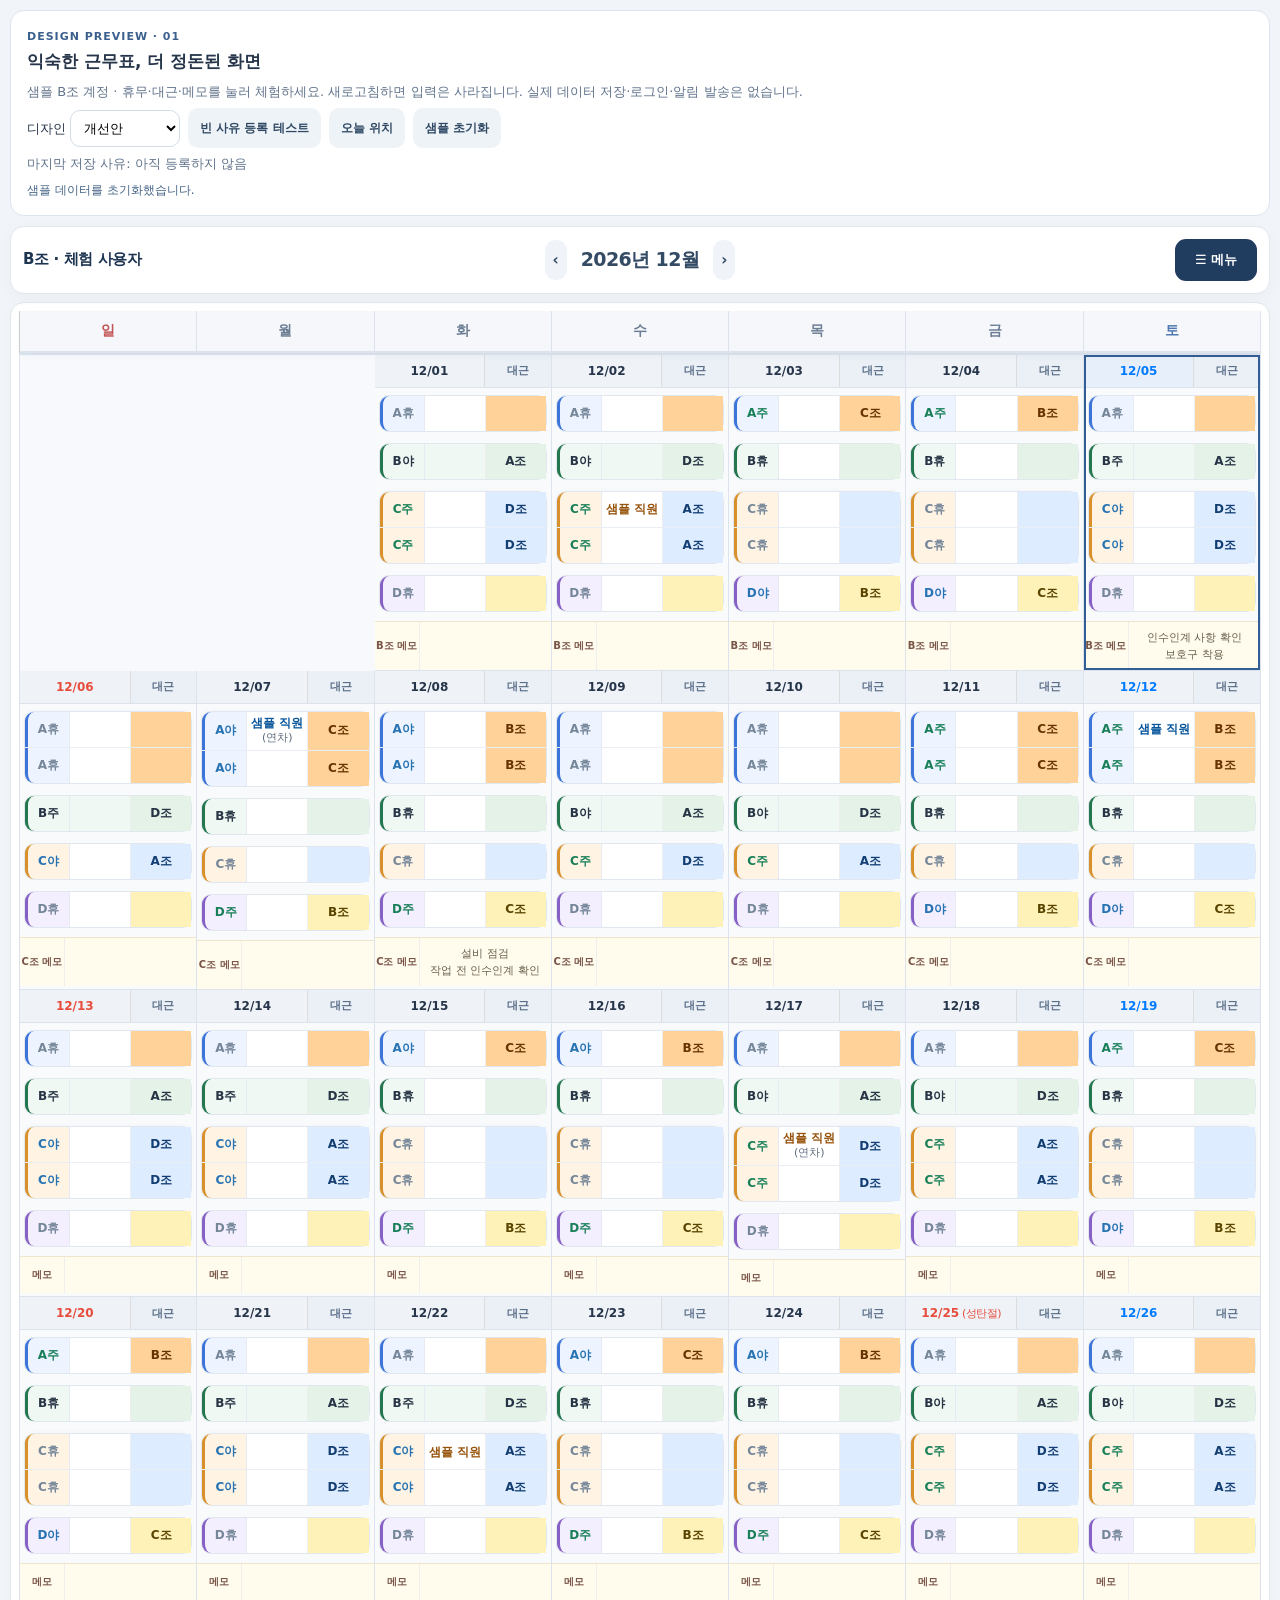
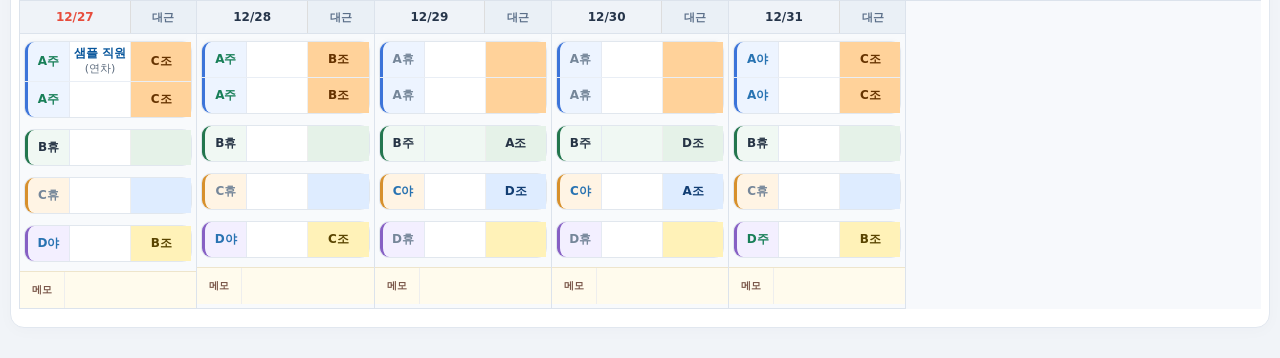
<file: preview/polish-20261102/index.html>
<!doctype html><html lang="ko"><head><meta charset="utf-8"><meta name="viewport" content="width=device-width,initial-scale=1"><meta name="robots" content="noindex,nofollow"><meta http-equiv="Content-Security-Policy" content="default-src 'none'; script-src 'unsafe-inline'; style-src 'unsafe-inline'; connect-src 'none'; img-src data:; base-uri 'none'; form-action 'none'"><title>교대근무 · 디자인 테스트</title><style>
    body {
      font-family: 'Malgun Gothic', sans-serif;
      padding: 10px;
      background-color: #e9ecef;
      margin: 0;
      color: #333;
    }

    .card {
      background: white;
      padding: 15px;
      border-radius: 8px;
      box-shadow: 0 4px 6px rgba(0,0,0,0.1);
      margin-bottom: 20px;
    }

    input {
      width: 100%;
      padding: 12px;
      margin: 8px 0 15px 0;
      border: 1px solid #ccc;
      border-radius: 4px;
      box-sizing: border-box;
      font-size: 16px;
    }

    button {
      width: 100%;
      padding: 12px;
      background-color: #007bff;
      color: white;
      border: none;
      border-radius: 4px;
      font-weight: bold;
      cursor: pointer;
      font-size: 15px;
    }

    .btn-small {
      width: auto;
      padding: 6px 12px;
      font-size: 13px;
      margin: 0;
    }

    .cal-wrapper {
      overflow-x: auto;
      padding-bottom: 10px;
    }

    .cal-grid {
      display: grid;
      grid-template-columns: repeat(7, 1fr);
      min-width: 950px;
      border-top: 2px solid #555;
      border-left: 1px solid #ccc;
      background: #fff;
    }

    .cal-header-row {
      display: grid;
      grid-template-columns: repeat(7, 1fr);
      min-width: 950px;
      text-align: center;
      font-weight: bold;
      background: #f8f9fa;
      border-left: 1px solid #ccc;
    }

    .cal-header-cell {
      padding: 8px 0;
      border-right: 1px solid #ccc;
      border-bottom: 1px solid #ccc;
      font-size: 14px;
    }

    .day-cell {
      border-right: 1px solid #ccc;
      border-bottom: 1px solid #ccc;
      display: flex;
      flex-direction: column;
    }

    .day-header-bar {
      display: grid;
      grid-template-columns: calc(50% + 22.5px) calc(50% - 22.5px);
      background: #f1f3f5;
      border-bottom: 1px solid #ddd;
      font-size: 12px;
      font-weight: bold;
      text-align: center;
    }

    /*
     * 아래 실제 행 구조는
     * [조/근무 45px] + [휴무 입력] + [대근 입력]
     * 이므로 헤더도 동일한 열 비율을 사용합니다.
     */
    .day-date-part {
      width: 100%;
      padding: 4px;
      border-right: 1px solid #ddd;
      display: flex;
      align-items: center;
      justify-content: center;
      box-sizing: border-box;
    }

    .day-sub-title {
      width: 100%;
      padding: 4px;
      color: #0056b3;
      background: #e2e8f0;
      display: flex;
      align-items: center;
      justify-content: center;
      box-sizing: border-box;
    }

    .holiday-name {
      font-size: 11px;
      font-weight: normal;
      margin-left: 3px;
      letter-spacing: -0.5px;
    }

    .team-row {
      display: flex;
      min-height: 35px;
      border-bottom: 1px solid #eee;
      font-size: 12px;
    }

    .memo-row {
      border-top: 1px solid #ccc;
      background-color: #fff9c4;
      border-bottom: none;
    }

    .my-team-row {
      background-color: #e6f2ff;
    }

    .cell-shift {
      width: 45px;
      flex-shrink: 0;
      box-sizing: border-box;
      display: flex;
      justify-content: center;
      align-items: center;
      font-weight: bold;
      border-right: 1px solid #eee;
    }

    .cell-name {
      flex: 1 1 0;
      min-width: 0;
      box-sizing: border-box;
      display: flex;
      justify-content: center;
      align-items: center;
      border-right: 1px solid #eee;
      color: #495057;
      position: relative;
    }

    .cell-name:last-child {
      border-right: none;
    }

    .off-request-cell {
      background-color: #ffffff !important;
    }

    .clickable {
      cursor: pointer;
    }

    .clickable:hover {
      background-color: #f1f3f5;
    }

    .has-data {
      font-weight: bold;
      display: flex;
      flex-direction: column;
      align-items: center;
      line-height: 1.2;
    }

    .req-data {
      color: #1e8449;
    }

    .sub-data {
      color: #495057;
      background-color: transparent;
      width: 100%;
      height: 100%;
      justify-content: center;
      display: flex;
      align-items: center;
    }

    .reason-text {
      font-size: 10px;
      color: #888;
      font-weight: normal;
    }

    .suggest-guide {
      color: inherit;
      font-weight: bold;
      font-size: 12px;
    }

    /* 대근칸 바탕은 신청 조, 이름 색은 대근자의 소속 조를 따릅니다. */
    .cell-name.sub-cell-A { background-color: #ffd29a; color: #663300; }
    .cell-name.sub-cell-B { background-color: #dff2df; color: #14532d; }
    .cell-name.sub-cell-C { background-color: #deecff; color: #123e73; }
    .cell-name.sub-cell-D { background-color: #fff2b8; color: #594400; }
    .cell-name.sub-cell-A .suggest-guide { color: #663300; }
    .cell-name.sub-cell-B .suggest-guide { color: #14532d; }
    .cell-name.sub-cell-C .suggest-guide { color: #123e73; }
    .cell-name.sub-cell-D .suggest-guide { color: #594400; }

    .cell-name.req-cell-B:not(.off-request-cell) { background-color: #dcf5ed; }

    /* 소속 조 색상은 휴무와 대근에 동일하게 적용합니다. */
    .has-data.person-team-A { color: #07559b; }
    .has-data.person-team-B { color: #17713b; }
    .has-data.person-team-C { color: #96520a; }
    .has-data.person-team-D { color: #7139a6; }

    .s-day {
      color: #1e8449;
      font-weight: bold;
    }

    .s-night {
      color: #2980b9;
      font-weight: bold;
    }

    .s-off {
      color: #7f8c8d;
    }

    #mainScreen {
      display: none;
    }

/* Personal and super-administrator views */
.audit-icon{width:auto;min-width:40px;min-height:40px;padding:8px;background:transparent;color:#a77800;vertical-align:middle;display:inline-flex;align-items:center;justify-content:center}
.audit-icon:hover{background:#eef2f6}.audit-icon:focus-visible{outline:3px solid #ffb000;outline-offset:2px}
.audit-dialog{border:0;border-radius:10px;padding:0;width:min(760px,calc(100% - 24px));max-height:88vh;color:#333;font-family:inherit;box-shadow:0 18px 60px #0004}
.audit-dialog::backdrop{background:#18253c80}.audit-head{display:flex;align-items:center;justify-content:space-between;gap:10px;padding:16px;border-bottom:1px solid #e2e8f0}.audit-head h2{font-size:18px;margin:0}.audit-body{padding:16px;max-height:calc(88vh - 80px);overflow:auto}.audit-tabs{display:flex;gap:8px;margin-bottom:16px}.audit-tabs button{background:#eef2f6;color:#475569}.audit-tabs .audit-active{background:#007bff;color:white}.audit-filters{display:flex;gap:10px;flex-wrap:wrap}.audit-filters label{font-size:13px;max-width:100%}.audit-filters input,.audit-filters select{width:auto;max-width:100%;padding:9px;font-size:14px;display:block;margin:4px 0}.audit-item{border:1px solid #dce3ec;border-radius:7px;padding:14px;margin-bottom:12px;font-size:14px}.audit-item p{line-height:1.6;margin:8px 0}.audit-between{display:flex;gap:8px;align-items:center;justify-content:space-between;flex-wrap:wrap}.audit-tag{background:#e6f2ff;color:#0061ba;padding:4px 8px;border-radius:16px;font-size:12px}.audit-muted{font-size:12px;color:#64748b;line-height:1.6}.audit-empty{text-align:center;background:#f8fafc;padding:24px;color:#64748b}.audit-secondary{background:#eef2f6;color:#34465c}.audit-diff{display:grid;grid-template-columns:1fr 1fr;gap:10px;margin-top:12px}.audit-diff div{background:#f1f5f9;padding:10px;line-height:1.6;white-space:pre-wrap;overflow-wrap:anywhere}.audit-diff div:last-child{background:#eaf4ff}.audit-diff small{display:block;color:#64748b}.audit-selected{outline:3px solid #ffb000;outline-offset:-3px}.audit-dialog details summary{cursor:pointer;margin-top:12px}body:has(.audit-dialog[open]){overflow:hidden}
@media(max-width:600px){.audit-diff{grid-template-columns:1fr}.audit-head,.audit-body{padding:12px}}

  
/* Compact sticky toolbar: right-hand expandable settings menu. */
.app-topbar{position:sticky;top:env(safe-area-inset-top,0px);z-index:100;background:#fff;display:grid;grid-template-columns:minmax(0,1fr) auto minmax(0,1fr);align-items:center;gap:8px;padding:10px!important;margin-bottom:8px!important;overflow:visible}
.app-identity{display:flex;align-items:center;gap:6px;flex-wrap:wrap;min-width:0}
.app-identity h2{margin:0;font-size:16px}
.app-month{display:flex;align-items:center;justify-content:center;gap:6px}
.app-month button{width:auto;margin:0;background:#e9ecef;color:#222;padding:6px 8px}
#currentMonthStr{background:transparent;font-size:18px;font-weight:bold;text-decoration:underline;text-underline-offset:4px;white-space:nowrap}
.app-actions{position:relative;display:flex;justify-content:flex-end;align-items:center}
.app-menu-toggle{display:inline-flex;align-items:center;justify-content:center;gap:7px;min-width:82px;width:auto;min-height:38px;margin:0;padding:7px 12px!important;background:#245581;color:#fff;border-radius:9px;font-size:13px;line-height:1.2}
.app-menu-toggle[aria-expanded="true"]{background:#143957}
.app-menu-toggle:focus-visible,.app-menu-panel button:focus-visible{outline:3px solid #f7bb41;outline-offset:2px}
.app-menu-glyph{font-size:20px;line-height:1}
.app-menu-panel{position:absolute;right:0;top:calc(100% + 8px);width:min(330px,calc(100vw - 32px));max-height:min(72dvh,620px);overflow-y:auto;overscroll-behavior:contain;display:grid;gap:6px;padding:12px;box-sizing:border-box;background:#fff;border:1px solid #dce5ef;border-radius:14px;box-shadow:0 16px 40px rgba(19,41,68,.24);z-index:120}
.app-menu-panel[hidden],.app-menu-panel [hidden]{display:none!important}
.app-menu-heading{font-weight:800;font-size:14px;color:#284c6e;padding:2px 4px 7px;border-bottom:1px solid #e5ebf2;margin-bottom:3px}
.app-menu-group{display:grid;gap:6px}
.app-menu-panel button{display:flex;align-items:center;justify-content:flex-start;gap:10px;width:100%;min-height:41px;margin:0;padding:9px 11px;box-sizing:border-box;border-radius:8px;text-align:left;font-size:13px;line-height:1.3;white-space:normal}
.app-menu-panel button[data-icon]:not(#androidInstallButton):not(#iphoneInstallButton):not(#notificationButton)::before{content:attr(data-icon);font-size:17px;flex:0 0 22px;text-align:center}
.app-menu-panel button:not([style*="background"]){background:#ecf3fb;color:#25405a}
.app-menu-panel button:disabled{opacity:.55;cursor:not-allowed}
.app-guide{display:grid;grid-template-columns:1fr 1fr;gap:12px;padding:10px!important;margin-bottom:8px!important;font-size:12px;line-height:1.5}
.app-guide>div+div{border-left:1px solid #ddd;padding-left:12px}
.app-calendar{padding:8px!important}
/* Sticky weekday rail stays OUTSIDE the overflow-x:auto calendar scroller.
   The rail's horizontal scrollLeft follows .cal-wrapper via JS. */
.cal-weekday-sticky{position:sticky;top:calc(env(safe-area-inset-top,0px) + var(--shift-topbar-height,68px) + 8px);z-index:90;background:#f8fafc;box-shadow:0 3px 8px rgba(21,46,75,.14)}
.cal-weekday-viewport{width:100%;overflow:hidden}
.cal-weekday-sticky .cal-header-row{background:#edf4fc}
.cal-weekday-sticky .cal-header-cell{padding:9px 0;font-weight:800;border-bottom:2px solid #bfd3e8}
@media(max-width:700px){.app-topbar{grid-template-columns:minmax(0,1fr) auto}.app-identity h2{font-size:14px;overflow-wrap:anywhere}.app-month{grid-column:1 / -1;grid-row:2}.app-menu-toggle{min-width:76px;min-height:36px}.app-guide{font-size:11px;gap:8px}.app-guide>div+div{padding-left:8px}}

.memo-row .cell-name{white-space:pre-wrap;overflow-wrap:anywhere;line-height:1.35;padding-top:6px!important;padding-bottom:6px!important}


/* Inset border stays visible without changing calendar column widths. */
.day-cell.is-today{position:relative;box-shadow:inset 0 0 0 3px #005fcc;scroll-margin-top:calc(var(--shift-topbar-height,68px) + 78px);}
.day-cell.is-today::after{content:"";position:absolute;inset:0;border:3px solid #005fcc;pointer-events:none;z-index:2;}
.day-cell.is-today .day-header-bar{background:#deedff;}


/* Production team group cards (2026-10-24).
   Existing seven-column calendar, click handlers, row counts and memo sizing remain unchanged. */
.cal-grid{background:#f8fafc;border-top-color:#5674a5}
.day-cell{background:#f7f9fd;overflow:hidden}
.day-header-bar{background:#e9f1fc}
.day-cell .team-row.shift-card-row{
  --accent:#4b7ddd;--tint:#edf4ff;
  margin-left:4px;
  margin-right:4px;
  position:relative;
  background:#fff;
  border:1px solid #dfe7f0;
  border-top:0;
  border-bottom:0;
  border-radius:0;
  font-size:12px;
  min-height:36px;
  box-sizing:border-box;
}
.day-cell .team-row.shift-card-A{--accent:#3c74d9;--tint:#edf4ff}
.day-cell .team-row.shift-card-B{--accent:#21986d;--tint:#e9f9f1}
.day-cell .team-row.shift-card-C{--accent:#d7902c;--tint:#fff4e4}
.day-cell .team-row.shift-card-D{--accent:#8660c4;--tint:#f3efff}
.day-cell .team-row.shift-card-first{
  margin-top:7px;
  border-top:1px solid #dde6f0;
  border-radius:10px 10px 0 0;
}
.day-cell .team-row.shift-card-last{
  margin-bottom:5px;
  border-bottom:1px solid #dde6f0;
  border-radius:0 0 10px 10px;
}
.day-cell .team-row.shift-card-first.shift-card-last{
  border-radius:10px;
}
.day-cell .team-row.shift-card-row.shift-card-first{
  box-shadow:0 -1px 5px rgba(37,62,98,.025);
}
.day-cell .team-row.shift-card-row.shift-card-last{
  box-shadow:0 3px 8px rgba(24,45,81,.08);
}
.day-cell .team-row.shift-card-row:not(.shift-card-last){
  border-bottom:1px solid #e9eef5;
}
.day-cell .team-row.shift-card-row .cell-shift{
  width:45px;flex:0 0 45px;
  color:#1d466e;
  background:var(--tint);
  border-left:4px solid var(--accent);
  border-right:1px solid #e5eaf3;
  padding:0 1px;
  font-weight:850;
}
.day-cell .team-row.shift-card-row .cell-shift.s-day{color:#187f58}
.day-cell .team-row.shift-card-row .cell-shift.s-night{color:#2873b2}
.day-cell .team-row.shift-card-row .cell-shift.s-off{color:#758699}
.day-cell .team-row.shift-card-row.shift-card-first .cell-shift{
  border-top-left-radius:9px;
}
.day-cell .team-row.shift-card-row.shift-card-last .cell-shift{
  border-bottom-left-radius:9px;
}
.day-cell .team-row.shift-card-row .cell-name{
  overflow-wrap:anywhere;
  padding:4px 2px;
  min-height:35px;
}
.day-cell .team-row.shift-card-row.my-team-row{
  background:#f2f7ff;
  box-shadow:inset 0 0 0 1px #99bef8;
}
.day-cell .team-row.shift-card-row .has-data{min-width:0;width:100%}
.day-cell .team-row.shift-card-row .has-data span{
  max-width:100%;
  text-align:center;
  overflow-wrap:anywhere;
}
.day-cell .team-row.shift-card-row .reason-text{
  font-size:10px;line-height:1.3;
}
.day-cell .team-row.shift-card-row .cell-name.clickable:hover{
  outline:1px solid #74a9ff;outline-offset:-1px;
  background:#e9f3ff!important;
}
.day-cell .memo-row{
  margin-top:5px;
  background:#fff9e7;
  border-top:1px solid #eadfb9;
}
.day-cell .memo-row .cell-name{
  overflow-wrap:anywhere;
}
.day-cell.is-today .day-header-bar{
  background:#deebff;
}
</style><style id="polish">
body{background:#f1f4f8;color:#26354a;font-family:system-ui,-apple-system,'Malgun Gothic',sans-serif}
.card{border:1px solid #e1e7ef;border-radius:16px;box-shadow:0 3px 16px #18324f06}
.app-topbar{border-radius:14px;box-shadow:0 4px 18px #20344d08;padding:12px!important}
.app-identity h2{font-size:15px;letter-spacing:-.4px;color:#1e3552}
.app-month button{border-radius:10px;min-height:40px;background:#f0f3f7;color:#344b65}
#currentMonthStr{text-decoration:none;font-size:19px;letter-spacing:-.6px}
.app-menu-toggle{background:#203d60;border-radius:11px;min-height:42px}
.app-menu-panel{box-shadow:0 14px 45px #16324e20;padding:10px;border-color:#e2e8ef}
.app-menu-panel button{background:#f4f6f9!important;color:#30455e!important;min-height:44px;border-radius:10px}
.app-menu-heading{color:#6b7c8f;font-size:12px}
.app-calendar{border-radius:14px}
.cal-grid{border-color:#dce3ec;background:#f7f9fc}
.day-cell{border-color:#dce3ec;background:#f8fafc}
.day-header-bar{background:#eff3f8;border-color:#dce3ec;min-height:32px}
.day-sub-title{background:#eaf0f6;color:#5b6f89;font-size:11px}
.cal-weekday-sticky{background:#f6f8fb;box-shadow:0 3px 8px #1a365308}
.cal-weekday-sticky .cal-header-row{background:#f5f7fb}
.cal-weekday-sticky .cal-header-cell{border-color:#dce3ec;color:#6b7d93;padding:11px 0}
.day-cell .team-row.shift-card-row{border-color:#e1e7ee;background:#fff}
.day-cell .team-row.shift-card-first{margin-top:7px}
.day-cell .team-row.shift-card-row.shift-card-last{box-shadow:none;margin-bottom:4px}
.day-cell .team-row.shift-card-row .cell-shift{border-left-width:3px;font-weight:700}
.day-cell .team-row.shift-card-row .reason-text{font-size:11px;color:#5c6b7d;line-height:1.45;font-weight:400}
.day-cell .team-row.shift-card-row.my-team-row{box-shadow:inset 0 0 0 1px #7ba68d;background:#f3faf6}
.day-cell .memo-row{background:#fffbed;border-color:#eee5cc}
.day-cell .memo-row .cell-name{font-weight:500!important;color:#665e4a!important;line-height:1.55}
.day-cell.is-today{box-shadow:inset 0 0 0 2px #335e95}
.day-cell.is-today::after{border-width:2px;border-color:#335e95}
.day-cell.is-today .day-header-bar{background:#e7effb}
button,input,select,textarea{font-family:inherit}
button{border-radius:10px;transition:background .15s}
button:focus-visible{outline:3px solid #e6ad3e;outline-offset:2px}
input,textarea,select{border-radius:10px;border-color:#ced8e4}
dialog{border:1px solid #e1e7ef;border-radius:18px;color:#26354a;box-shadow:0 18px 65px #142e4f30}
dialog::backdrop{background:#1f334f66}
@media(prefers-reduced-motion:reduce){button{transition:none}}

/* B-team contrast refinement: presentation only. */
.day-cell .team-row.shift-card-B{--accent:#23764e;--tint:#f0f8f3}
.day-cell .team-row.shift-card-B.my-team-row{background:#f7fbf8;box-shadow:inset 0 0 0 1px #98b6a2}
.day-cell .team-row.shift-card-B .cell-shift.s-day{color:#124c35}
.day-cell .team-row.shift-card-B .cell-shift.s-off{color:#526477}
.day-cell .team-row.shift-card-B .req-cell-B:not(.off-request-cell){background:#f0f8f3}
.cell-name.sub-cell-B{background:#e5f2e8;color:#124c35}
.cell-name.sub-cell-B .suggest-guide,.has-data.person-team-B{color:#124c35}

/* B-team charcoal typography; retain existing green surfaces. */
.day-cell .team-row.shift-card-B .cell-shift,
.day-cell .team-row.shift-card-B .cell-shift.s-day,
.day-cell .team-row.shift-card-B .cell-shift.s-night,
.day-cell .team-row.shift-card-B .cell-shift.s-off,
.cell-name.sub-cell-B,.cell-name.sub-cell-B .suggest-guide,
.has-data.person-team-B{color:#263445}
</style><style>
[hidden]{display:none!important}.preview-info{padding:14px 16px;margin-bottom:10px;background:#fff;border:1px solid #dce5ef;border-radius:14px;font-size:13px;line-height:1.7}.preview-info p{margin:5px 0;color:#61738b}.preview-tools{display:flex;gap:8px;align-items:center;flex-wrap:wrap}.preview-tools button{width:auto;padding:8px 12px;min-height:40px;background:#eef3f8;color:#304964;font-size:12px}.preview-tools select{padding:9px;font-size:13px;border:1px solid #d3dce7;background:white}.preview-badge{color:#3c608d;font-size:11px;font-weight:700;letter-spacing:1px}.reason-dialog{width:min(420px,calc(100vw - 40px));box-sizing:border-box;padding:22px}.reason-dialog h2{font-size:20px;margin:0 0 6px}.reason-dialog p{font-size:13px;line-height:1.7;color:#65778d}.reason-dialog label{font-size:14px;font-weight:700}.reason-dialog textarea{box-sizing:border-box;width:100%;padding:12px;margin:8px 0;resize:vertical;min-height:95px;border:1px solid #cdd7e3;font-size:16px}.dialog-actions{display:flex;gap:8px}.dialog-actions button{min-height:44px}.secondary{background:#eef2f6;color:#34465c}#testStatus{font-size:12px;color:#466486}#savedReason{word-break:break-all}.cal-header-cell:first-child{color:#c25555!important}.cal-header-cell:last-child{color:#4f78ae!important}
</style></head><body>
<section class="preview-info"><span class="preview-badge">DESIGN PREVIEW · 01</span><strong style="display:block;font-size:17px">익숙한 근무표, 더 정돈된 화면</strong><p>샘플 B조 계정 · 휴무·대근·메모를 눌러 체험하세요. 새로고침하면 입력은 사라집니다. 실제 데이터 저장·로그인·알림 발송은 없습니다.</p><div class="preview-tools"><label>디자인 <select id="designSwitch"><option value="polished">개선안</option><option value="original">기존 스타일</option></select></label><button onclick="testReason()">빈 사유 등록 테스트</button><button onclick="goToToday()">오늘 위치</button><button onclick="resetDemo()">샘플 초기화</button></div><p>마지막 저장 사유: <output id="savedReason">아직 등록하지 않음</output></p><div id="testStatus" role="status"></div></section>
<div class="card app-topbar" id="shiftAppTopbar"><div class="app-identity"><h2>B조 · 체험 사용자</h2></div><div class="app-month"><button onclick="changeMonth(-1)" aria-label="이전 달">‹</button><button id="currentMonthStr" onclick="goToMonth()" title="원하는 년월로 이동"></button><button onclick="changeMonth(1)" aria-label="다음 달">›</button></div><div class="app-actions"><button id="appMenuToggle" class="app-menu-toggle" aria-controls="appMenuPanel" aria-expanded="false" onclick="toggleAppMenu()">☰ 메뉴</button><div id="appMenuPanel" class="app-menu-panel" hidden><div class="app-menu-heading">설정 및 도구 · 체험</div><button onclick="closeAppMenu();alert('B조 근무일의 빈 휴무칸을 누르면 등록, 본인 이름을 누르면 삭제합니다. 다른 조 신청의 대근칸과 날짜별 메모칸도 체험할 수 있습니다.')" data-icon="📖">이용 가이드</button><button onclick="closeAppMenu();alert('테스트 페이지는 실제 알림을 등록하거나 해제하지 않습니다.')" data-icon="🔔">알림 켜기 · 체험 안내</button></div></div></div>
<div class="card app-calendar"><div id="calendarWeekdaySticky" class="cal-weekday-sticky"><div id="calendarWeekdayViewport" class="cal-weekday-viewport"><div class="cal-header-row"><div class="cal-header-cell">일</div><div class="cal-header-cell">월</div><div class="cal-header-cell">화</div><div class="cal-header-cell">수</div><div class="cal-header-cell">목</div><div class="cal-header-cell">금</div><div class="cal-header-cell">토</div></div></div></div><div class="cal-wrapper"><div id="calendarGrid" class="cal-grid"></div></div></div>
<dialog id="reasonDialog" class="reason-dialog" aria-labelledby="reasonTitle"><h2 id="reasonTitle">휴무·추가 지원 등록</h2><p id="reasonContext"></p><label for="reasonInput">사유 <span style="font-weight:400;color:#78879a">(선택)</span></label><textarea id="reasonInput" name="shift_leave_reason_preview" autocomplete="off" placeholder="비워두면 사유 없이 등록됩니다." autofocus></textarea><p>연차 등 사유를 입력할 수 있습니다. “정수”·“지원”이 포함되면 기존과 같이 추가 지원으로 구분합니다. 이름은 사유에 자동 입력하지 않습니다.</p><div class="dialog-actions"><button class="secondary" onclick="document.getElementById('reasonDialog').close('cancel')">취소</button><button onclick="document.getElementById('reasonDialog').close('save')">등록</button></div></dialog>
<dialog id="monthJumpDialog" class="reason-dialog"><h2>이동할 년월</h2><input id="monthJumpValue" type="month" min="1900-01" max="2200-12"><div class="dialog-actions"><button class="secondary" onclick="document.getElementById('monthJumpDialog').close()">취소</button><button onclick="applyMonthJump()">이동</button></div></dialog>
<script>function calendarTodayKey(now=new Date()) {
  return new Intl.DateTimeFormat('sv-SE',{timeZone:'Asia/Seoul',year:'numeric',month:'2-digit',day:'2-digit'}).format(now);
}
// Memo slots are shared by all seven dates in a week; each team owns its own slot.
function memoSlotKey(m){return m.owner_team?'team:'+m.owner_team:'legacy:'+String(m.id);}
function memoSlotsForWeek(date,data){
  const start=weekStart(date),end=new Date(start);end.setDate(end.getDate()+7);
  const from=localDateKey(start),until=localDateKey(end),slots=new Map();
  for(const m of data.filter(m=>m.date>=from&&m.date<until).sort((a,b)=>String(a.id).padStart(24,'0').localeCompare(String(b.id).padStart(24,'0')))){
    const key=memoSlotKey(m);if(!slots.has(key))slots.set(key,{key,team:m.owner_team||null});
  }
  return slots.size?[...slots.values()]:[{key:'empty',team:null}];
}

  let HOLIDAYS = {

    "2026-01-01": "신정",

    "2026-02-16": "설연휴",
    "2026-02-17": "설날",
    "2026-02-18": "설연휴",

    "2026-03-01": "3·1절",

    "2026-05-05": "어린이날",
    "2026-05-24": "부처님오신날",
    "2026-06-06": "현충일",

    "2026-08-15": "광복절",

    "2026-09-24": "추석연휴",
    "2026-09-25": "추석",
    "2026-09-26": "추석연휴",

    "2026-10-03": "개천절",
    "2026-10-09": "한글날",
    "2026-12-25": "성탄절",

    "2027-01-01": "신정",

    "2027-02-06": "설연휴",
    "2027-02-07": "설날",
    "2027-02-08": "설연휴",
    "2027-02-09": "대체휴무",

    "2027-03-01": "3·1절",
    "2027-05-05": "어린이날",
    "2027-05-13": "부처님오신날",
    "2027-06-06": "현충일",

    "2027-08-15": "광복절",

    "2027-09-14": "추석연휴",
    "2027-09-15": "추석",
    "2027-09-16": "추석연휴",

    "2027-10-03": "개천절",
    "2027-10-09": "한글날",
    "2027-12-25": "성탄절"

  };


  /*
   * 공공데이터포털에 아직 공식 일정이 없는 먼 미래 연도용 예비 음력 날짜입니다.
   * 공식 API 자료가 있으면 그 자료를 먼저 사용합니다.
   */
  const PLANNED_LUNAR_DATES = {
    2028: { newYear: '2028-01-27', buddha: '2028-05-02', chuseok: '2028-10-03' },
    2029: { newYear: '2029-02-13', buddha: '2029-05-20', chuseok: '2029-09-22' },
    2030: { newYear: '2030-02-03', buddha: '2030-05-09', chuseok: '2030-09-12' },
    2031: { newYear: '2031-01-23', buddha: '2031-05-28', chuseok: '2031-10-01' },
    2032: { newYear: '2032-02-11', buddha: '2032-05-16', chuseok: '2032-09-19' },
    2033: { newYear: '2033-01-31', buddha: '2033-05-06', chuseok: '2033-09-08' },
    2034: { newYear: '2034-02-19', buddha: '2034-05-25', chuseok: '2034-09-27' },
    2035: { newYear: '2035-02-08', buddha: '2035-05-15', chuseok: '2035-09-16' },
    2036: { newYear: '2036-01-28', buddha: '2036-05-03', chuseok: '2036-10-04' },
    2037: { newYear: '2037-02-15', buddha: '2037-05-22', chuseok: '2037-09-24' },
    2038: { newYear: '2038-02-04', buddha: '2038-05-11', chuseok: '2038-09-13' },
    2039: { newYear: '2039-01-24', buddha: '2039-04-30', chuseok: '2039-10-02' },
    2040: { newYear: '2040-02-12', buddha: '2040-05-18', chuseok: '2040-09-21' },
    2041: { newYear: '2041-02-01', buddha: '2041-05-07', chuseok: '2041-09-10' },
    2042: { newYear: '2042-01-22', buddha: '2042-05-26', chuseok: '2042-09-28' },
    2043: { newYear: '2043-02-10', buddha: '2043-05-16', chuseok: '2043-09-17' },
    2044: { newYear: '2044-01-30', buddha: '2044-05-05', chuseok: '2044-10-05' },
    2045: { newYear: '2045-02-17', buddha: '2045-05-24', chuseok: '2045-09-25' },
    2046: { newYear: '2046-02-06', buddha: '2046-05-13', chuseok: '2046-09-15' },
    2047: { newYear: '2047-01-26', buddha: '2047-05-02', chuseok: '2047-10-04' },
    2048: { newYear: '2048-02-14', buddha: '2048-05-20', chuseok: '2048-09-22' },
    2049: { newYear: '2049-02-02', buddha: '2049-05-09', chuseok: '2049-09-11' },
    2050: { newYear: '2050-01-23', buddha: '2050-05-28', chuseok: '2050-09-30' }
  };


  /*
   * ==========================================
   * 전역 변수
   * ==========================================
   */


  const PATTERN = [
    '주간',
    '주간',
    '휴무',
    '휴무',
    '야간',
    '야간',
    '휴무',
    '휴무'
  ];


  const TEAM_OFFSET = {

    'A': 0,
    'C': 2,
    'D': 4,
    'B': 6

  };


  const BASE_DATE =
    new Date('2026-09-30T00:00:00');


  const TEAMS = [
    'A',
    'B',
    'C',
    'D'
  ];


  /*
   * ==========================================
   * 권한 함수
   * ==========================================
   */

  // 슈퍼관리자

  function plusDays(dateStr, days) {

    const date = new Date(`${dateStr}T00:00:00Z`);

    date.setUTCDate(
      date.getUTCDate() + days
    );

    return date
      .toISOString()
      .slice(0, 10);

  }


  function getUtcDay(dateStr) {

    return new Date(
      `${dateStr}T00:00:00Z`
    ).getUTCDay();

  }


  function addPlannedHolidays(year) {

    const holidays = [];

    const addHoliday = (date, name, canSubstitute) => {

      holidays.push({
        date,
        name,
        canSubstitute
      });

    };


    [
      ['01-01', '신정', false],
      ['03-01', '3·1절', true],
      ['05-05', '어린이날', true],
      ['06-06', '현충일', false],
      ['08-15', '광복절', true],
      ['10-03', '개천절', true],
      ['10-09', '한글날', true],
      ['12-25', '성탄절', true]
    ].forEach(([monthDay, name, canSubstitute]) => {

      addHoliday(
        `${year}-${monthDay}`,
        name,
        canSubstitute
      );

    });


    const lunar =
      PLANNED_LUNAR_DATES[year];


    if (lunar) {

      [-1, 0, 1].forEach(offset => {

        const date = plusDays(
          lunar.newYear,
          offset
        );

        addHoliday(
          date,
          offset === 0 ? '설날' : '설연휴',
          true
        );

      });


      addHoliday(
        lunar.buddha,
        '부처님오신날',
        true
      );


      [-1, 0, 1].forEach(offset => {

        const date = plusDays(
          lunar.chuseok,
          offset
        );

        addHoliday(
          date,
          offset === 0 ? '추석' : '추석연휴',
          true
        );

      });

    }


    const dates = new Set(
      holidays.map(holiday => holiday.date)
    );

    const duplicateDates =
      holidays.reduce((counts, holiday) => {

        counts[holiday.date] =
          (counts[holiday.date] || 0) + 1;

        return counts;

      }, {});


    holidays.forEach(holiday => {

      HOLIDAYS[holiday.date] =
        HOLIDAYS[holiday.date] ||
        holiday.name;

    });


    holidays
      .filter(holiday => holiday.canSubstitute)
      .forEach(holiday => {

        if (
          getUtcDay(holiday.date) !== 0 &&
          duplicateDates[holiday.date] < 2
        ) {

          return;

        }


        let substituteDate =
          plusDays(holiday.date, 1);


        while (
          dates.has(substituteDate) ||
          getUtcDay(substituteDate) === 0
        ) {

          substituteDate = plusDays(
            substituteDate,
            1
          );

        }


        dates.add(substituteDate);

        HOLIDAYS[substituteDate] =
          '대체공휴일';

      });

  }


  function getShiftInfo(
    team,
    dateObj
  ) {

    const targetDate =
      new Date(
        dateObj.getFullYear(),
        dateObj.getMonth(),
        dateObj.getDate()
      );

    const baseDate =
      new Date(
        BASE_DATE.getFullYear(),
        BASE_DATE.getMonth(),
        BASE_DATE.getDate()
      );

    const diffTime =
      targetDate - baseDate;

    const diffDays =
      Math.floor(
        diffTime /
        (1000 * 60 * 60 * 24)
      );

    let index =
      (
        diffDays +
        TEAM_OFFSET[team]
      ) % 8;

    if (index < 0) {
      index += 8;
    }

    return PATTERN[index];

  }


  /*
   * ==========================================
   * 추천 대근 조
   * ==========================================
   */

  function getSuggestedHelperTeam(
    targetTeam,
    shiftType,
    dateObj
  ) {

    const prevDate =
      new Date(dateObj);

    prevDate.setDate(
      dateObj.getDate() - 1
    );


    const nextDate =
      new Date(dateObj);

    nextDate.setDate(
      dateObj.getDate() + 1
    );


    let helperTeam = '';


    TEAMS.forEach(t => {

      if (t === targetTeam) {
        return;
      }


      const pShift =
        getShiftInfo(
          t,
          prevDate
        );


      const nShift =
        getShiftInfo(
          t,
          nextDate
        );


      if (
        shiftType === '주간'
      ) {

        if (
          pShift === '주간' ||
          nShift === '주간'
        ) {

          helperTeam =
            t + '조';

        }

      } else if (
        shiftType === '야간'
      ) {

        if (
          pShift === '야간' ||
          nShift === '야간'
        ) {

          helperTeam =
            t + '조';

        }

      }

    });


    return helperTeam;

  }


  function getShortShift(shift) {

    if (shift === '주간') {
      return '주';
    }

    if (shift === '야간') {
      return '야';
    }

    return '휴';

  }


  function getShiftClass(shift) {

    if (shift === '주간') {
      return 's-day';
    }

    if (shift === '야간') {
      return 's-night';
    }

    return 's-off';

  }



function localDateKey(date) {
  return [date.getFullYear(), String(date.getMonth()+1).padStart(2,'0'), String(date.getDate()).padStart(2,'0')].join('-');
}
function weekStart(date) {
  const start = new Date(date.getFullYear(), date.getMonth(), date.getDate());
  start.setDate(start.getDate() - start.getDay());
  return start;
}
function visibleTeamRowIndexes(weekDate, team, data, today, compact = true) {
  const start = weekStart(weekDate);
  const end = new Date(start); end.setDate(end.getDate()+7);
  const daily = Array.from({length:7}, (_,day) => {
    const date = new Date(start); date.setDate(date.getDate()+day);
    return data.filter(request => request.team === team && request.shift_date === localDateKey(date));
  });
  const count = Math.max(1, ...daily.map(rows => rows.length+1));
  const midnight = new Date(today.getFullYear(), today.getMonth(), today.getDate());
  const indexes = Array.from({length:count}, (_,index)=>index);
  if (!compact || end > midnight) return indexes;
  // Only stored request/support/helper data count; automatic guide labels never enter this calculation.
  const filled = indexes.filter(index => daily.some(rows => {
    const request = rows[index];
    return request && (String(request.requested_by ?? '').trim() ||
      String(request.filled_by ?? '').trim() || request.request_kind === 'support' ||
      String(request.reason ?? '').trim() || request.requested_by_id != null);
  }));
  return filled.length ? filled : [0];
}

  function renderCalendar() {

    document
      .getElementById('currentMonthStr')
      .innerText =
      `${currentYear}년 ${currentMonth + 1}월`;


    const grid =
      document.getElementById(
        'calendarGrid'
      );


    grid.innerHTML = '';


    const firstDay =
      new Date(
        currentYear,
        currentMonth,
        1
      ).getDay();


    const lastDate =
      new Date(
        currentYear,
        currentMonth + 1,
        0
      ).getDate();


    /*
     * ==========================================
     * 주별 / 조별 휴무 행 수 계산
     * ==========================================
     *
     * 핵심:
     * A조에서 휴무 신청이 1건 발생하면
     * 그 주의 모든 날짜에 A조 행을 1줄 확보합니다.
     *
     * B조에서 2건이면
     * 그 주의 모든 날짜에 B조 행을 2줄 확보합니다.
     *
     * 따라서 조의 행이 다른 조를 밀어내지 않고,
     * A → B → C → D 순서가 모든 날짜에서 유지됩니다.
     */

    const weekTeamRows = {};


    for (
      let checkDay = 1;
      checkDay <= lastDate;
      checkDay++
    ) {

      const checkDate =
        new Date(
          currentYear,
          currentMonth,
          checkDay
        );


      const checkDateStr =
        `${currentYear}-${String(currentMonth + 1).padStart(2, '0')}-${String(checkDay).padStart(2, '0')}`;


      const weekStartDay =
        checkDay -
        checkDate.getDay() +
        1;


      const weekKey =
        `${currentYear}-${currentMonth}-${weekStartDay}`;


      if (!weekTeamRows[weekKey]) {
        weekTeamRows[weekKey] = {};
      }


      TEAMS.forEach(team => {

        const requestCount =
          requestsData.filter(
            r =>
              r.shift_date === checkDateStr &&
              r.team === team
          ).length;


        /*
         * 기본 조 행은 항상 1개 유지하고,
         * 휴무 신청자 수만큼 그 바로 아래에 추가 행을 만듭니다.
         *
         * 예:
         * 신청 0명 → 기본 1행
         * 신청 1명 → 기본 1행 + 추가 1행 = 2행
         * 신청 2명 → 기본 1행 + 추가 2행 = 3행
         */
        /*
         * 해당 주의 이 조는:
         * - 휴무 신청자 N명
         * - + 다음 신청을 위한 빈 행 1개
         *
         * 총 N + 1행을 확보합니다.
         *
         * 신청 0명 → 기본 1행
         * 신청 1명 → 신청자 1행 + 빈 행 1개 = 2행
         * 신청 2명 → 신청자 2행 + 빈 행 1개 = 3행
         */
        weekTeamRows[weekKey][team] =
          Math.max(
            weekTeamRows[weekKey][team] || 1,
            requestCount + 1
          );

      });

    }


    // 지난 주만 일요일~토요일 전체의 실제 입력을 검사합니다.
    // 이번 주와 미래 주는 기존 월내 최대 신청 수 + 빈 행을 유지합니다.
    const calendarToday = new Date();
    for (let day = 1; day <= lastDate; day++) {
      const date = new Date(currentYear, currentMonth, day);
      const key = `${currentYear}-${currentMonth}-${day-date.getDay()+1}`;
      if (Array.isArray(weekTeamRows[key][TEAMS[0]])) continue;
      const nextSunday = weekStart(date);
      nextSunday.setDate(nextSunday.getDate()+7);
      const todayStart = new Date(calendarToday.getFullYear(), calendarToday.getMonth(), calendarToday.getDate());
      for (const team of TEAMS) {
        weekTeamRows[key][team] = nextSunday <= todayStart
          ? visibleTeamRowIndexes(date, team, requestsData, calendarToday)
          : Array.from({length:weekTeamRows[key][team]}, (_,index)=>index);
      }
    }

    for (
      let i = 0;
      i < firstDay;
      i++
    ) {

      grid.innerHTML +=
        `<div></div>`;

    }


    for (
      let d = 1;
      d <= lastDate;
      d++
    ) {

      const dateObj =
        new Date(
          currentYear,
          currentMonth,
          d
        );


      const yyyy =
        currentYear;


      const mm =
        String(
          currentMonth + 1
        ).padStart(
          2,
          '0'
        );


      const dd =
        String(d).padStart(
          2,
          '0'
        );


      const dateStr =
        `${yyyy}-${mm}-${dd}`;


      const dayOfWeek =
        dateObj.getDay();


      const holidayName =
        HOLIDAYS[dateStr];


      let dateColorStyle = '';


      if (
        dayOfWeek === 0 ||
        holidayName
      ) {

        dateColorStyle =
          'color: #e74c3c;';

      } else if (
        dayOfWeek === 6
      ) {

        dateColorStyle =
          'color: #007bff;';

      }


      let holidayHtml =
        holidayName
          ? `<span class="holiday-name">(${holidayName})</span>`
          : '';


      let dayHtml = `
        <div class="day-cell${dateStr===calendarTodayKey()?' is-today':''}" id="calendar-day-${dateStr}" ${dateStr===calendarTodayKey()?'aria-current="date"':''}>

          <div class="day-header-bar">

            <div
              class="day-date-part"
              style="${dateColorStyle}"
            >
              ${mm}/${dd} ${holidayHtml}
            </div>

            <div class="day-sub-title">
              대근
            </div>

          </div>
      `;


      const weekStartDay =
        d -
        dateObj.getDay() +
        1;


      const weekKey =
        `${currentYear}-${currentMonth}-${weekStartDay}`;


      /*
       * ======================================
       * A / B / C / D 조
       * ======================================
       *
       * 조별로 먼저 '필요한 행 수'를 확보합니다.
       * 그래서 B조 신청자가 2명이어도
       * C조가 B조의 두 번째 행 위치로 밀려나지 않습니다.
       */

      TEAMS.forEach(team => {

        const shift =
          getShiftInfo(
            team,
            dateObj
          );


        const isMyTeam =
          (
            currentUser &&
            team === currentUser.team
          )
            ? 'my-team-row'
            : '';


        const offRequestClass =
          (
            shift === '휴무'
          )
            ? 'off-request-cell'
            : '';


        const reqsForTeam =
          requestsData.filter(
            r =>
              r.shift_date === dateStr &&
              r.team === team
          );


        let suggestedTeam = '';


        if (
          shift !== '휴무'
        ) {

          suggestedTeam =
            getSuggestedHelperTeam(
              team,
              shift,
              dateObj
            );

        }


        const rowsForThisTeam =
          (
            weekTeamRows[weekKey] &&
            weekTeamRows[weekKey][team]
          ) || [0];


        /*
         * 이 주의 이 조에서 필요한 만큼만 행을 만듭니다.
         * 실제 신청자가 있는 날짜에는 신청자를 순서대로 넣고,
         * 나머지 날짜에는 빈 행을 유지합니다.
         */

        for (const rowIndex of rowsForThisTeam) {

          /*
           * 기존 조 행 자체가 첫 번째 휴무 신청 행입니다.
           * 따라서 신청자가 있으면 rowIndex 0부터 순서대로 표시하고,
           * 마지막 1행은 다음 신청을 위한 빈 행으로 남깁니다.
           */
          const req =
            reqsForTeam[rowIndex] ||
            null;


          let reqName = '';
          let reqClick = '';
          let reqClass =
            `cell-name req-cell-${team} ${offRequestClass}`;


          let subName = '';
          let subClick = '';
          let subCellClass =
            `cell-name sub-cell-${team}`;


          /*
           * 실제 휴무 신청이 있는 행
           */
          if (req) {

            const reasonHtml =
              !isSupportRequest(req) && req.reason
                ? `<span class="reason-text">(${escapeRequestText(req.reason)})</span>`
                : '';


            reqName = `
              <div class="has-data req-data person-team-${team}">
                <span>${escapeRequestText(requestDisplayName(req))}</span>
                ${reasonHtml}
              </div>
            `;


            if (
              currentUser &&
              (
                isOwnRequest(req) ||
                isSuperAdmin()
              )
            ) {

              reqClick =
                `onclick="deleteRequest('${req.id}', '${isSupportRequest(req) ? '추가 지원' : '휴무 신청'}')"`;

              reqClass +=
                ' clickable';

            }


            if (req.filled_by) {

              subName = `
                <div class="has-data sub-data ${TEAMS.includes(req.helper_team) ? `person-team-${req.helper_team}` : ''}">
                  <span>${escapeRequestText(req.filled_by)}</span>
                </div>
              `;


              if (
                currentUser &&
                (
                  req.filled_by === currentUser.name ||
                  isSuperAdmin() ||
                  (
                    isTeamAdmin() &&
                    canRegisterSubstitution(req.team)
                  )
                )
              ) {

                subClick =
                  `onclick="cancelSub('${req.id}')"`;

                subCellClass +=
                  ' clickable';

              }

            } else {

              if (suggestedTeam) {

                subName =
                  `<span class="suggest-guide">${suggestedTeam}</span>`;

                subCellClass +=
                  ' suggest-box';

              }


              if (
                canRegisterSubstitution(team)
              ) {

                subClick =
                  `onclick="acceptRequest('${req.id}', '${team}', '${dateStr}', '${shift}')"`;

                subCellClass +=
                  ' clickable';

              }

            }

          }


          /*
           * 실제 신청이 없는 빈 행
           */
          else {

            /*
             * 아직 내 신청이 없다면
             * 이 빈 행에서 휴무 신청을 추가할 수 있습니다.
             */
            if (
              canRequestOff() &&
              shift !== '휴무' &&
              (
                isSuperAdmin() ||
                team === currentUser.team
              )
            ) {

              reqClick =
                `onclick="requestOff('${dateStr}', '${shift}', '${team}')"`;

              reqClass +=
                ' clickable';

            }


            let suggestGuideHtml = '';


            if (
              shift !== '휴무' &&
              suggestedTeam
            ) {

              suggestGuideHtml =
                `<span class="suggest-guide">${suggestedTeam}</span>`;

              subCellClass +=
                ' suggest-box';

            }


            /*
             * 빈 행의 대근 칸:
             * 해당 날짜/조에 실제 휴무 신청이 없으므로
             * 대근 등록은 불가합니다.
             */
            subClick =
              `onclick="alert('🚫 이 대근 칸에는 등록 가능한 휴무 신청이 없습니다. 먼저 해당 조의 휴무 신청을 등록해 주세요.');"`;

            subName =
              suggestGuideHtml;

          }


          dayHtml += `

            <div class="team-row shift-card-row shift-card-${team} ${rowIndex === rowsForThisTeam[0] ? 'shift-card-first' : ''} ${rowIndex === rowsForThisTeam[rowsForThisTeam.length - 1] ? 'shift-card-last' : ''} ${isMyTeam}">

              <div class="cell-shift ${getShiftClass(shift)}">
                ${team}${getShortShift(shift)}
              </div>

              <div
                class="${reqClass}"
                ${reqClick}
                title="${reqClick ? '클릭 시 휴무·추가 지원 신청/삭제' : ''}"
              >
                ${reqName}
              </div>

              <div
                class="${subCellClass}"
                ${subClick}
                title="클릭 시 대근 등록/취소"
              >
                ${subName}
              </div>

            </div>

          `;

        }

      });


      /*
       * ==================================
       * 메모
       * ==================================
       */

      const memoSlots=memoSlotsForWeek(dateObj,memosData);
      for(const slot of memoSlots){
        const entry=memosData.find(m=>m.date===dateStr && memoSlotKey(m)===slot.key);
        const label=slot.team?slot.team+'조 메모':slot.key==='empty'?'메모':'기존 메모';
        const entryId=entry?String(entry.id):'';
        dayHtml+=`<div class="team-row memo-row" data-memo-week="${localDateKey(weekStart(dateObj))}" data-memo-slot="${escapeRequestText(slot.key)}"><div class="cell-shift" style="color:#795548;font-size:10px">${escapeRequestText(label)}</div><div class="cell-name clickable" style="justify-content:center;text-align:center;padding:0 4px;font-size:11px;font-weight:bold;color:#333" onclick="editMemo('${dateStr}','${entryId}','${slot.team||''}')" title="같은 조만 수정·삭제할 수 있습니다. 다른 조는 메모를 추가할 수 있습니다.">${escapeRequestText(entry?.memo||'')}</div></div>`;
      }
      dayHtml+='</div>';

      grid.innerHTML +=
        dayHtml;

    }
    if(typeof requestAnimationFrame==='function')requestAnimationFrame(()=>synchronizeMemoRowHeights(grid));

  }

  /*
   * ==========================================
   * 휴무 신청
   * ==========================================
   */


  function escapeRequestText(value) {
    return String(value ?? '').replace(/[&<>"']/g, character => ({
      '&': '&amp;', '<': '&lt;', '>': '&gt;', '"': '&quot;', "'": '&#39;'
    }[character]));
  }

  function isSupportReason(reason) {
    return /정수|지원/.test(String(reason ?? ''));
  }

  function isSupportRequest(request) {
    return request.request_kind === 'support' || isSupportReason(request.reason);
  }

  function requestDisplayName(request) {
    const reason = String(request.reason ?? '');
    if (reason.includes('정수')) return '정수 지원';
    if (reason.includes('지원')) return '지원';
    return request.request_kind === 'support'
      ? reason.trim() || '지원'
      : request.requested_by;
  }



// Keep multi-line memo heights aligned across the whole week, including after resize.
function synchronizeMemoRowHeights(grid){
 if(!grid?.querySelectorAll)return;
 const rows=[...grid.querySelectorAll('[data-memo-week][data-memo-slot]')],heights=new Map();
 rows.forEach(row=>row.style.minHeight='');
 rows.forEach(row=>{const key=row.dataset.memoWeek+':'+row.dataset.memoSlot;heights.set(key,Math.max(heights.get(key)||35,Math.ceil(row.getBoundingClientRect().height)));});
 rows.forEach(row=>{row.style.minHeight=heights.get(row.dataset.memoWeek+':'+row.dataset.memoSlot)+'px';});
}
if(typeof window!=='undefined')window.addEventListener('resize',()=>{if(typeof requestAnimationFrame==='function')requestAnimationFrame(()=>synchronizeMemoRowHeights(document.getElementById('calendarGrid')));});


let currentUser={id:29,name:'체험 사용자',team:'B',role:'user',is_active:true};
let currentSessionToken='demo-only',calendarReadOnlyDuringLoad=false;
let nowKey=calendarTodayKey(),currentYear=+nowKey.slice(0,4),currentMonth=+nowKey.slice(5,7)-1;
let requestsData=[],memosData=[],sequence=100;
function isTeamAdmin(){return currentUser.role==='team_admin'}
function isSuperAdmin(){return currentUser.role==='admin'}
function canRequestOff(){return !isTeamAdmin()}
function canRegisterSubstitution(team){return team!==currentUser.team}
function isOwnRequest(r){return r.requested_by_id===currentUser.id}
function loadData(){renderCalendar();updateStickyCalendarOffset()}
function changeMonth(n){currentMonth+=n;const d=new Date(currentYear,currentMonth,1);currentYear=d.getFullYear();currentMonth=d.getMonth();loadData()}
function goToMonth(){document.getElementById('monthJumpValue').value=currentYear+'-'+String(currentMonth+1).padStart(2,'0');document.getElementById('monthJumpDialog').showModal()}
function applyMonthJump(){let v=document.getElementById('monthJumpValue').value;if(!v)return;[currentYear,currentMonth]=v.split('-').map(Number);currentMonth--;document.getElementById('monthJumpDialog').close();loadData()}
function closeAppMenu(){document.getElementById('appMenuPanel').hidden=true;document.getElementById('appMenuToggle').setAttribute('aria-expanded','false')}
function toggleAppMenu(){let p=document.getElementById('appMenuPanel');p.hidden=!p.hidden;document.getElementById('appMenuToggle').setAttribute('aria-expanded',String(!p.hidden))}
document.addEventListener('pointerdown',e=>{if(!e.target.closest('.app-actions'))closeAppMenu()});
document.addEventListener('keydown',e=>{if(e.key==='Escape')closeAppMenu()});
function synchronizeCalendarWeekdays(){document.getElementById('calendarWeekdayViewport').scrollLeft=document.querySelector('.cal-wrapper').scrollLeft}
function updateStickyCalendarOffset(){document.documentElement.style.setProperty('--shift-topbar-height',Math.ceil(document.getElementById('shiftAppTopbar').getBoundingClientRect().height)+'px');synchronizeCalendarWeekdays()}
function goToToday(){currentYear=+nowKey.slice(0,4);currentMonth=+nowKey.slice(5,7)-1;loadData();requestAnimationFrame(()=>{const e=document.getElementById('calendar-day-'+nowKey);const w=document.querySelector('.cal-wrapper');w.scrollLeft=e.offsetLeft-w.offsetLeft-8;const top=e.getBoundingClientRect().top+scrollY-document.getElementById('shiftAppTopbar').offsetHeight-document.getElementById('calendarWeekdaySticky').offsetHeight-20;window.scrollTo(0,Math.max(0,top))})}
function toast(s){document.getElementById('testStatus').textContent=s}
function askReason(team,date){return new Promise(resolve=>{const d=document.getElementById('reasonDialog'),input=document.getElementById('reasonInput');input.value='';document.getElementById('reasonContext').textContent=team+'조 · '+date;d.returnValue='';d.addEventListener('close',()=>resolve(d.returnValue==='save'?input.value.trim():null),{once:true});d.showModal()})}
async function callSessionRegistration(b){
 if(b.action==='request_create'){
 requestsData.push({id:'demo-'+(++sequence),requested_by:currentUser.name,requested_by_id:currentUser.id,request_kind:isSupportReason(b.reason)?'support':'off',team:b.team,shift_date:b.date,reason:b.reason,status:'OPEN'});
 document.getElementById('savedReason').textContent=b.reason?JSON.stringify(b.reason):'빈 문자열 (이름 자동 입력 없음)';
 toast('테스트 휴무가 등록됐습니다. 실제 서버에는 저장하지 않았습니다.');return {success:true};
 }
 if(b.action==='memo_write'){
 let m=memosData.find(m=>String(m.id)===String(b.memo_id));
 if(!b.memo){memosData=memosData.filter(x=>x!==m)}
 else if(m){m.memo=b.memo;m.revision++}
 else{memosData.push({id:String(++sequence),date:b.date,owner_team:currentUser.team,memo:b.memo,revision:1})}
 toast('테스트 메모를 반영했습니다.');return {success:true};
 }
 return {success:false,message:'체험 범위를 벗어난 기능입니다.'};
}
async function deleteRequest(id){if(!confirm('이 테스트 휴무를 삭제하시겠습니까?'))return;requestsData=requestsData.filter(r=>r.id!==id);loadData();toast('테스트 휴무를 삭제했습니다.')}
async function acceptRequest(id){const r=requestsData.find(r=>r.id===id);if(!r||!canRegisterSubstitution(r.team))return;if(!confirm('체험 사용자로 테스트 대근을 등록하시겠습니까?'))return;r.filled_by=currentUser.name;r.helper_team='B';r.status='FILLED';loadData();toast('테스트 대근을 등록했습니다. 실제 자격·중복 검증은 운영 서버 기준입니다.')}
async function cancelSub(id){if(!confirm('테스트 대근을 취소하시겠습니까?'))return;const r=requestsData.find(r=>r.id===id);r.filled_by=null;r.status='OPEN';loadData()}
function resetDemo(){
 requestsData=[];memosData=[];
 const end=new Date(currentYear,currentMonth+1,0).getDate();
 for(let day=1;day<=end;day++){
  let date=new Date(currentYear,currentMonth,day),key=localDateKey(date);
  if(day%5===2){let team=TEAMS.find(t=>t!=='B'&&getShiftInfo(t,date)!=='휴무');requestsData.push({id:'demo-'+(++sequence),requested_by:'샘플 직원',requested_by_id:900+day,request_kind:'off',team,shift_date:key,reason:day%2?'연차':'',status:'OPEN'})}
  if(day===+nowKey.slice(-2)||day===8)memosData.push({id:String(++sequence),date:key,owner_team:day===8?'C':'B',memo:day===8?'설비 점검\n작업 전 인수인계 확인':'인수인계 사항 확인\n보호구 착용',revision:1});
 }
 loadData();toast('샘플 데이터를 초기화했습니다.');
}
function testReason(){let day=1;while(getShiftInfo('B',new Date(currentYear,currentMonth,day))==='휴무')day++;requestOff(localDateKey(new Date(currentYear,currentMonth,day)),getShiftInfo('B',new Date(currentYear,currentMonth,day)),'B')}
  async function requestOff(
    date,
    shift,
    targetTeam
  ) {

    if (!currentUser) {

      alert(
        "로그인 후 이용해 주세요."
      );

      return;

    }


    /*
     * 조 관리자는 휴무 등록 불가
     */

    if (
      isTeamAdmin()
    ) {

      alert(
        "🚫 조 관리자 계정으로는 휴무 신청을 할 수 없습니다."
      );

      return;

    }


    /*
     * 슈퍼관리자:
     * 클릭한 조
     *
     * 일반 사용자:
     * 본인 조
     */

    const requestTeam =
      isSuperAdmin()
        ? targetTeam
        : currentUser.team;


    const reason = await askReason(requestTeam, date);
    if (reason === null) return;

    const requestKind = isSupportReason(reason) ? 'support' : 'off';
    if (requestKind === 'off' && requestsData.some(request =>
      request.shift_date === date && request.team === requestTeam &&
      !isSupportRequest(request) && isOwnRequest(request)
    )) {
      alert('이 날짜에 이미 본인의 휴무 신청이 있습니다. 추가 지원은 별도로 등록할 수 있습니다.');
      return;
    }

    const result = await callSessionRegistration({
      action: 'request_create', team: requestTeam, date, reason
    });
    if (result.sessionExpired) return;
    if (!result.success) {
      alert('❌ 신청 저장 실패: ' + result.message);
    } else {
      loadData();
    }

  }



  let memoSaving=false;
  async function editMemo(date,memoId='',slotTeam=''){
    if(!currentUser||!currentSessionToken)return;
    if(calendarReadOnlyDuringLoad){alert('통신 상태를 확인하고 일정을 다시 불러온 뒤 입력해 주세요.');return;}
    if(memoSaving)return;
    const token=currentSessionToken,team=currentUser.team;
    if(!['A','B','C','D'].includes(team)){alert('작성 조를 확인할 수 없습니다.');return;}
    const clicked=memosData.find(m=>String(m.id)===String(memoId)&&m.date===date);
    const own=memosData.find(m=>m.date===date&&m.owner_team===team);
    let target=clicked?.owner_team===team?clicked:own;
    if((clicked&&clicked.owner_team!==team)||(!target&&((slotTeam&&slotTeam!==team)||memosData.some(m=>m.date===date&&m.owner_team!==team)))){
      if(!confirm('메모를 추가하시겠습니까?'))return;
    }
    const value=prompt('['+date+'] '+team+'조 메모를 입력하세요.\n같은 조 인원만 수정·삭제할 수 있습니다.\n내용을 모두 지우고 확인하면 이 메모만 삭제됩니다.',target?.memo||'');
    if(value===null)return;
    if(Array.from(value).length>500){alert('메모는 500자 이내로 입력해 주세요.');return;}
    if(!target&&!value.trim())return;
    if(token!==currentSessionToken)return;
    memoSaving=true;
    try{
      const result=await callSessionRegistration({action:'memo_write',entry_mode:'team',date,memo:value.trim()?value:'',memo_id:target?String(target.id):null,revision:target?.revision??null});
      if(result.sessionExpired||token!==currentSessionToken)return;
      if(!result.success){alert('메모 저장 실패: '+result.message);}
      await loadData();
    }finally{memoSaving=false;}
  }


document.querySelector('.cal-wrapper').addEventListener('scroll',synchronizeCalendarWeekdays,{passive:true});
new ResizeObserver(updateStickyCalendarOffset).observe(document.getElementById('shiftAppTopbar'));
document.getElementById('designSwitch').addEventListener('change',e=>{document.getElementById('polish').disabled=e.target.value==='original'});
resetDemo();
</script></body></html>
</file>
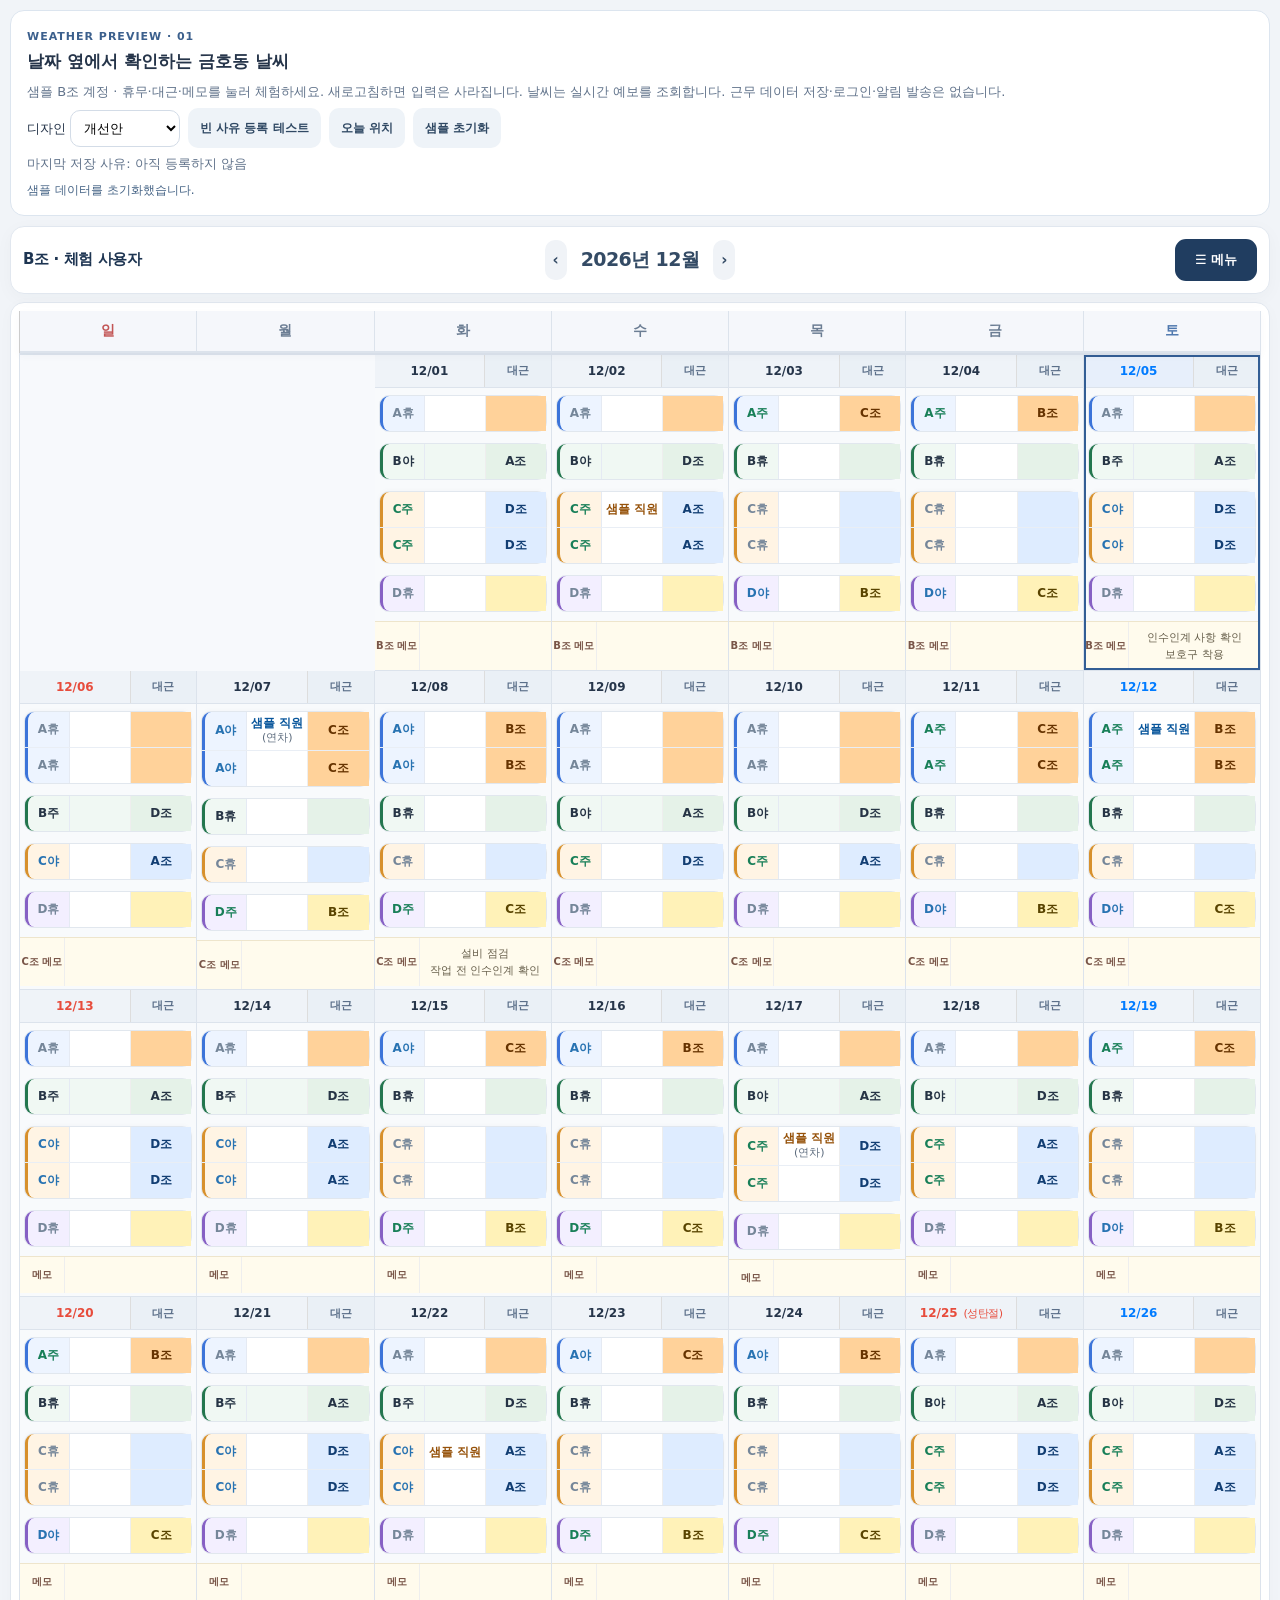
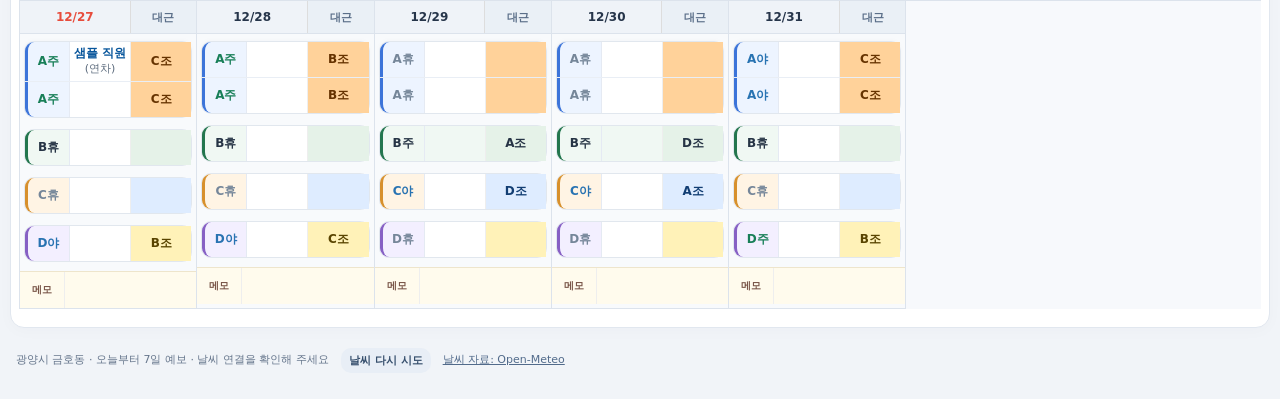
<file: preview/weather-20261102/index.html>
<!doctype html><html lang="ko"><head><meta charset="utf-8"><meta name="viewport" content="width=device-width,initial-scale=1"><meta name="robots" content="noindex,nofollow"><meta http-equiv="Content-Security-Policy" content="default-src 'none'; script-src 'unsafe-inline'; style-src 'unsafe-inline'; connect-src https://api.open-meteo.com; img-src data:; base-uri 'none'; form-action 'none'"><title>교대근무 · 날씨 예보 테스트</title><style>
    body {
      font-family: 'Malgun Gothic', sans-serif;
      padding: 10px;
      background-color: #e9ecef;
      margin: 0;
      color: #333;
    }

    .card {
      background: white;
      padding: 15px;
      border-radius: 8px;
      box-shadow: 0 4px 6px rgba(0,0,0,0.1);
      margin-bottom: 20px;
    }

    input {
      width: 100%;
      padding: 12px;
      margin: 8px 0 15px 0;
      border: 1px solid #ccc;
      border-radius: 4px;
      box-sizing: border-box;
      font-size: 16px;
    }

    button {
      width: 100%;
      padding: 12px;
      background-color: #007bff;
      color: white;
      border: none;
      border-radius: 4px;
      font-weight: bold;
      cursor: pointer;
      font-size: 15px;
    }

    .btn-small {
      width: auto;
      padding: 6px 12px;
      font-size: 13px;
      margin: 0;
    }

    .cal-wrapper {
      overflow-x: auto;
      padding-bottom: 10px;
    }

    .cal-grid {
      display: grid;
      grid-template-columns: repeat(7, 1fr);
      min-width: 950px;
      border-top: 2px solid #555;
      border-left: 1px solid #ccc;
      background: #fff;
    }

    .cal-header-row {
      display: grid;
      grid-template-columns: repeat(7, 1fr);
      min-width: 950px;
      text-align: center;
      font-weight: bold;
      background: #f8f9fa;
      border-left: 1px solid #ccc;
    }

    .cal-header-cell {
      padding: 8px 0;
      border-right: 1px solid #ccc;
      border-bottom: 1px solid #ccc;
      font-size: 14px;
    }

    .day-cell {
      border-right: 1px solid #ccc;
      border-bottom: 1px solid #ccc;
      display: flex;
      flex-direction: column;
    }

    .day-header-bar {
      display: grid;
      grid-template-columns: calc(50% + 22.5px) calc(50% - 22.5px);
      background: #f1f3f5;
      border-bottom: 1px solid #ddd;
      font-size: 12px;
      font-weight: bold;
      text-align: center;
    }

    /*
     * 아래 실제 행 구조는
     * [조/근무 45px] + [휴무 입력] + [대근 입력]
     * 이므로 헤더도 동일한 열 비율을 사용합니다.
     */
    .day-date-part {
      width: 100%;
      padding: 4px;
      border-right: 1px solid #ddd;
      display: flex;
      align-items: center;
      justify-content: center;
      box-sizing: border-box;
    }

    .day-sub-title {
      width: 100%;
      padding: 4px;
      color: #0056b3;
      background: #e2e8f0;
      display: flex;
      align-items: center;
      justify-content: center;
      box-sizing: border-box;
    }

    .holiday-name {
      font-size: 11px;
      font-weight: normal;
      margin-left: 3px;
      letter-spacing: -0.5px;
    }

    .team-row {
      display: flex;
      min-height: 35px;
      border-bottom: 1px solid #eee;
      font-size: 12px;
    }

    .memo-row {
      border-top: 1px solid #ccc;
      background-color: #fff9c4;
      border-bottom: none;
    }

    .my-team-row {
      background-color: #e6f2ff;
    }

    .cell-shift {
      width: 45px;
      flex-shrink: 0;
      box-sizing: border-box;
      display: flex;
      justify-content: center;
      align-items: center;
      font-weight: bold;
      border-right: 1px solid #eee;
    }

    .cell-name {
      flex: 1 1 0;
      min-width: 0;
      box-sizing: border-box;
      display: flex;
      justify-content: center;
      align-items: center;
      border-right: 1px solid #eee;
      color: #495057;
      position: relative;
    }

    .cell-name:last-child {
      border-right: none;
    }

    .off-request-cell {
      background-color: #ffffff !important;
    }

    .clickable {
      cursor: pointer;
    }

    .clickable:hover {
      background-color: #f1f3f5;
    }

    .has-data {
      font-weight: bold;
      display: flex;
      flex-direction: column;
      align-items: center;
      line-height: 1.2;
    }

    .req-data {
      color: #1e8449;
    }

    .sub-data {
      color: #495057;
      background-color: transparent;
      width: 100%;
      height: 100%;
      justify-content: center;
      display: flex;
      align-items: center;
    }

    .reason-text {
      font-size: 10px;
      color: #888;
      font-weight: normal;
    }

    .suggest-guide {
      color: inherit;
      font-weight: bold;
      font-size: 12px;
    }

    /* 대근칸 바탕은 신청 조, 이름 색은 대근자의 소속 조를 따릅니다. */
    .cell-name.sub-cell-A { background-color: #ffd29a; color: #663300; }
    .cell-name.sub-cell-B { background-color: #dff2df; color: #14532d; }
    .cell-name.sub-cell-C { background-color: #deecff; color: #123e73; }
    .cell-name.sub-cell-D { background-color: #fff2b8; color: #594400; }
    .cell-name.sub-cell-A .suggest-guide { color: #663300; }
    .cell-name.sub-cell-B .suggest-guide { color: #14532d; }
    .cell-name.sub-cell-C .suggest-guide { color: #123e73; }
    .cell-name.sub-cell-D .suggest-guide { color: #594400; }

    .cell-name.req-cell-B:not(.off-request-cell) { background-color: #dcf5ed; }

    /* 소속 조 색상은 휴무와 대근에 동일하게 적용합니다. */
    .has-data.person-team-A { color: #07559b; }
    .has-data.person-team-B { color: #17713b; }
    .has-data.person-team-C { color: #96520a; }
    .has-data.person-team-D { color: #7139a6; }

    .s-day {
      color: #1e8449;
      font-weight: bold;
    }

    .s-night {
      color: #2980b9;
      font-weight: bold;
    }

    .s-off {
      color: #7f8c8d;
    }

    #mainScreen {
      display: none;
    }

/* Personal and super-administrator views */
.audit-icon{width:auto;min-width:40px;min-height:40px;padding:8px;background:transparent;color:#a77800;vertical-align:middle;display:inline-flex;align-items:center;justify-content:center}
.audit-icon:hover{background:#eef2f6}.audit-icon:focus-visible{outline:3px solid #ffb000;outline-offset:2px}
.audit-dialog{border:0;border-radius:10px;padding:0;width:min(760px,calc(100% - 24px));max-height:88vh;color:#333;font-family:inherit;box-shadow:0 18px 60px #0004}
.audit-dialog::backdrop{background:#18253c80}.audit-head{display:flex;align-items:center;justify-content:space-between;gap:10px;padding:16px;border-bottom:1px solid #e2e8f0}.audit-head h2{font-size:18px;margin:0}.audit-body{padding:16px;max-height:calc(88vh - 80px);overflow:auto}.audit-tabs{display:flex;gap:8px;margin-bottom:16px}.audit-tabs button{background:#eef2f6;color:#475569}.audit-tabs .audit-active{background:#007bff;color:white}.audit-filters{display:flex;gap:10px;flex-wrap:wrap}.audit-filters label{font-size:13px;max-width:100%}.audit-filters input,.audit-filters select{width:auto;max-width:100%;padding:9px;font-size:14px;display:block;margin:4px 0}.audit-item{border:1px solid #dce3ec;border-radius:7px;padding:14px;margin-bottom:12px;font-size:14px}.audit-item p{line-height:1.6;margin:8px 0}.audit-between{display:flex;gap:8px;align-items:center;justify-content:space-between;flex-wrap:wrap}.audit-tag{background:#e6f2ff;color:#0061ba;padding:4px 8px;border-radius:16px;font-size:12px}.audit-muted{font-size:12px;color:#64748b;line-height:1.6}.audit-empty{text-align:center;background:#f8fafc;padding:24px;color:#64748b}.audit-secondary{background:#eef2f6;color:#34465c}.audit-diff{display:grid;grid-template-columns:1fr 1fr;gap:10px;margin-top:12px}.audit-diff div{background:#f1f5f9;padding:10px;line-height:1.6;white-space:pre-wrap;overflow-wrap:anywhere}.audit-diff div:last-child{background:#eaf4ff}.audit-diff small{display:block;color:#64748b}.audit-selected{outline:3px solid #ffb000;outline-offset:-3px}.audit-dialog details summary{cursor:pointer;margin-top:12px}body:has(.audit-dialog[open]){overflow:hidden}
@media(max-width:600px){.audit-diff{grid-template-columns:1fr}.audit-head,.audit-body{padding:12px}}

  
/* Compact sticky toolbar: right-hand expandable settings menu. */
.app-topbar{position:sticky;top:env(safe-area-inset-top,0px);z-index:100;background:#fff;display:grid;grid-template-columns:minmax(0,1fr) auto minmax(0,1fr);align-items:center;gap:8px;padding:10px!important;margin-bottom:8px!important;overflow:visible}
.app-identity{display:flex;align-items:center;gap:6px;flex-wrap:wrap;min-width:0}
.app-identity h2{margin:0;font-size:16px}
.app-month{display:flex;align-items:center;justify-content:center;gap:6px}
.app-month button{width:auto;margin:0;background:#e9ecef;color:#222;padding:6px 8px}
#currentMonthStr{background:transparent;font-size:18px;font-weight:bold;text-decoration:underline;text-underline-offset:4px;white-space:nowrap}
.app-actions{position:relative;display:flex;justify-content:flex-end;align-items:center}
.app-menu-toggle{display:inline-flex;align-items:center;justify-content:center;gap:7px;min-width:82px;width:auto;min-height:38px;margin:0;padding:7px 12px!important;background:#245581;color:#fff;border-radius:9px;font-size:13px;line-height:1.2}
.app-menu-toggle[aria-expanded="true"]{background:#143957}
.app-menu-toggle:focus-visible,.app-menu-panel button:focus-visible{outline:3px solid #f7bb41;outline-offset:2px}
.app-menu-glyph{font-size:20px;line-height:1}
.app-menu-panel{position:absolute;right:0;top:calc(100% + 8px);width:min(330px,calc(100vw - 32px));max-height:min(72dvh,620px);overflow-y:auto;overscroll-behavior:contain;display:grid;gap:6px;padding:12px;box-sizing:border-box;background:#fff;border:1px solid #dce5ef;border-radius:14px;box-shadow:0 16px 40px rgba(19,41,68,.24);z-index:120}
.app-menu-panel[hidden],.app-menu-panel [hidden]{display:none!important}
.app-menu-heading{font-weight:800;font-size:14px;color:#284c6e;padding:2px 4px 7px;border-bottom:1px solid #e5ebf2;margin-bottom:3px}
.app-menu-group{display:grid;gap:6px}
.app-menu-panel button{display:flex;align-items:center;justify-content:flex-start;gap:10px;width:100%;min-height:41px;margin:0;padding:9px 11px;box-sizing:border-box;border-radius:8px;text-align:left;font-size:13px;line-height:1.3;white-space:normal}
.app-menu-panel button[data-icon]:not(#androidInstallButton):not(#iphoneInstallButton):not(#notificationButton)::before{content:attr(data-icon);font-size:17px;flex:0 0 22px;text-align:center}
.app-menu-panel button:not([style*="background"]){background:#ecf3fb;color:#25405a}
.app-menu-panel button:disabled{opacity:.55;cursor:not-allowed}
.app-guide{display:grid;grid-template-columns:1fr 1fr;gap:12px;padding:10px!important;margin-bottom:8px!important;font-size:12px;line-height:1.5}
.app-guide>div+div{border-left:1px solid #ddd;padding-left:12px}
.app-calendar{padding:8px!important}
/* Sticky weekday rail stays OUTSIDE the overflow-x:auto calendar scroller.
   The rail's horizontal scrollLeft follows .cal-wrapper via JS. */
.cal-weekday-sticky{position:sticky;top:calc(env(safe-area-inset-top,0px) + var(--shift-topbar-height,68px) + 8px);z-index:90;background:#f8fafc;box-shadow:0 3px 8px rgba(21,46,75,.14)}
.cal-weekday-viewport{width:100%;overflow:hidden}
.cal-weekday-sticky .cal-header-row{background:#edf4fc}
.cal-weekday-sticky .cal-header-cell{padding:9px 0;font-weight:800;border-bottom:2px solid #bfd3e8}
@media(max-width:700px){.app-topbar{grid-template-columns:minmax(0,1fr) auto}.app-identity h2{font-size:14px;overflow-wrap:anywhere}.app-month{grid-column:1 / -1;grid-row:2}.app-menu-toggle{min-width:76px;min-height:36px}.app-guide{font-size:11px;gap:8px}.app-guide>div+div{padding-left:8px}}

.memo-row .cell-name{white-space:pre-wrap;overflow-wrap:anywhere;line-height:1.35;padding-top:6px!important;padding-bottom:6px!important}


/* Inset border stays visible without changing calendar column widths. */
.day-cell.is-today{position:relative;box-shadow:inset 0 0 0 3px #005fcc;scroll-margin-top:calc(var(--shift-topbar-height,68px) + 78px);}
.day-cell.is-today::after{content:"";position:absolute;inset:0;border:3px solid #005fcc;pointer-events:none;z-index:2;}
.day-cell.is-today .day-header-bar{background:#deedff;}


/* Production team group cards (2026-10-24).
   Existing seven-column calendar, click handlers, row counts and memo sizing remain unchanged. */
.cal-grid{background:#f8fafc;border-top-color:#5674a5}
.day-cell{background:#f7f9fd;overflow:hidden}
.day-header-bar{background:#e9f1fc}
.day-cell .team-row.shift-card-row{
  --accent:#4b7ddd;--tint:#edf4ff;
  margin-left:4px;
  margin-right:4px;
  position:relative;
  background:#fff;
  border:1px solid #dfe7f0;
  border-top:0;
  border-bottom:0;
  border-radius:0;
  font-size:12px;
  min-height:36px;
  box-sizing:border-box;
}
.day-cell .team-row.shift-card-A{--accent:#3c74d9;--tint:#edf4ff}
.day-cell .team-row.shift-card-B{--accent:#21986d;--tint:#e9f9f1}
.day-cell .team-row.shift-card-C{--accent:#d7902c;--tint:#fff4e4}
.day-cell .team-row.shift-card-D{--accent:#8660c4;--tint:#f3efff}
.day-cell .team-row.shift-card-first{
  margin-top:7px;
  border-top:1px solid #dde6f0;
  border-radius:10px 10px 0 0;
}
.day-cell .team-row.shift-card-last{
  margin-bottom:5px;
  border-bottom:1px solid #dde6f0;
  border-radius:0 0 10px 10px;
}
.day-cell .team-row.shift-card-first.shift-card-last{
  border-radius:10px;
}
.day-cell .team-row.shift-card-row.shift-card-first{
  box-shadow:0 -1px 5px rgba(37,62,98,.025);
}
.day-cell .team-row.shift-card-row.shift-card-last{
  box-shadow:0 3px 8px rgba(24,45,81,.08);
}
.day-cell .team-row.shift-card-row:not(.shift-card-last){
  border-bottom:1px solid #e9eef5;
}
.day-cell .team-row.shift-card-row .cell-shift{
  width:45px;flex:0 0 45px;
  color:#1d466e;
  background:var(--tint);
  border-left:4px solid var(--accent);
  border-right:1px solid #e5eaf3;
  padding:0 1px;
  font-weight:850;
}
.day-cell .team-row.shift-card-row .cell-shift.s-day{color:#187f58}
.day-cell .team-row.shift-card-row .cell-shift.s-night{color:#2873b2}
.day-cell .team-row.shift-card-row .cell-shift.s-off{color:#758699}
.day-cell .team-row.shift-card-row.shift-card-first .cell-shift{
  border-top-left-radius:9px;
}
.day-cell .team-row.shift-card-row.shift-card-last .cell-shift{
  border-bottom-left-radius:9px;
}
.day-cell .team-row.shift-card-row .cell-name{
  overflow-wrap:anywhere;
  padding:4px 2px;
  min-height:35px;
}
.day-cell .team-row.shift-card-row.my-team-row{
  background:#f2f7ff;
  box-shadow:inset 0 0 0 1px #99bef8;
}
.day-cell .team-row.shift-card-row .has-data{min-width:0;width:100%}
.day-cell .team-row.shift-card-row .has-data span{
  max-width:100%;
  text-align:center;
  overflow-wrap:anywhere;
}
.day-cell .team-row.shift-card-row .reason-text{
  font-size:10px;line-height:1.3;
}
.day-cell .team-row.shift-card-row .cell-name.clickable:hover{
  outline:1px solid #74a9ff;outline-offset:-1px;
  background:#e9f3ff!important;
}
.day-cell .memo-row{
  margin-top:5px;
  background:#fff9e7;
  border-top:1px solid #eadfb9;
}
.day-cell .memo-row .cell-name{
  overflow-wrap:anywhere;
}
.day-cell.is-today .day-header-bar{
  background:#deebff;
}
</style><style id="polish">
body{background:#f1f4f8;color:#26354a;font-family:system-ui,-apple-system,'Malgun Gothic',sans-serif}
.card{border:1px solid #e1e7ef;border-radius:16px;box-shadow:0 3px 16px #18324f06}
.app-topbar{border-radius:14px;box-shadow:0 4px 18px #20344d08;padding:12px!important}
.app-identity h2{font-size:15px;letter-spacing:-.4px;color:#1e3552}
.app-month button{border-radius:10px;min-height:40px;background:#f0f3f7;color:#344b65}
#currentMonthStr{text-decoration:none;font-size:19px;letter-spacing:-.6px}
.app-menu-toggle{background:#203d60;border-radius:11px;min-height:42px}
.app-menu-panel{box-shadow:0 14px 45px #16324e20;padding:10px;border-color:#e2e8ef}
.app-menu-panel button{background:#f4f6f9!important;color:#30455e!important;min-height:44px;border-radius:10px}
.app-menu-heading{color:#6b7c8f;font-size:12px}
.app-calendar{border-radius:14px}
.cal-grid{border-color:#dce3ec;background:#f7f9fc}
.day-cell{border-color:#dce3ec;background:#f8fafc}
.day-header-bar{background:#eff3f8;border-color:#dce3ec;min-height:32px}
.day-sub-title{background:#eaf0f6;color:#5b6f89;font-size:11px}
.cal-weekday-sticky{background:#f6f8fb;box-shadow:0 3px 8px #1a365308}
.cal-weekday-sticky .cal-header-row{background:#f5f7fb}
.cal-weekday-sticky .cal-header-cell{border-color:#dce3ec;color:#6b7d93;padding:11px 0}
.day-cell .team-row.shift-card-row{border-color:#e1e7ee;background:#fff}
.day-cell .team-row.shift-card-first{margin-top:7px}
.day-cell .team-row.shift-card-row.shift-card-last{box-shadow:none;margin-bottom:4px}
.day-cell .team-row.shift-card-row .cell-shift{border-left-width:3px;font-weight:700}
.day-cell .team-row.shift-card-row .reason-text{font-size:11px;color:#5c6b7d;line-height:1.45;font-weight:400}
.day-cell .team-row.shift-card-row.my-team-row{box-shadow:inset 0 0 0 1px #7ba68d;background:#f3faf6}
.day-cell .memo-row{background:#fffbed;border-color:#eee5cc}
.day-cell .memo-row .cell-name{font-weight:500!important;color:#665e4a!important;line-height:1.55}
.day-cell.is-today{box-shadow:inset 0 0 0 2px #335e95}
.day-cell.is-today::after{border-width:2px;border-color:#335e95}
.day-cell.is-today .day-header-bar{background:#e7effb}
button,input,select,textarea{font-family:inherit}
button{border-radius:10px;transition:background .15s}
button:focus-visible{outline:3px solid #e6ad3e;outline-offset:2px}
input,textarea,select{border-radius:10px;border-color:#ced8e4}
dialog{border:1px solid #e1e7ef;border-radius:18px;color:#26354a;box-shadow:0 18px 65px #142e4f30}
dialog::backdrop{background:#1f334f66}
@media(prefers-reduced-motion:reduce){button{transition:none}}

/* B-team contrast refinement: presentation only. */
.day-cell .team-row.shift-card-B{--accent:#23764e;--tint:#f0f8f3}
.day-cell .team-row.shift-card-B.my-team-row{background:#f7fbf8;box-shadow:inset 0 0 0 1px #98b6a2}
.day-cell .team-row.shift-card-B .cell-shift.s-day{color:#124c35}
.day-cell .team-row.shift-card-B .cell-shift.s-off{color:#526477}
.day-cell .team-row.shift-card-B .req-cell-B:not(.off-request-cell){background:#f0f8f3}
.cell-name.sub-cell-B{background:#e5f2e8;color:#124c35}
.cell-name.sub-cell-B .suggest-guide,.has-data.person-team-B{color:#124c35}

/* B-team charcoal typography; retain existing green surfaces. */
.day-cell .team-row.shift-card-B .cell-shift,
.day-cell .team-row.shift-card-B .cell-shift.s-day,
.day-cell .team-row.shift-card-B .cell-shift.s-night,
.day-cell .team-row.shift-card-B .cell-shift.s-off,
.cell-name.sub-cell-B,.cell-name.sub-cell-B .suggest-guide,
.has-data.person-team-B{color:#263445}
</style><style>
[hidden]{display:none!important}.preview-info{padding:14px 16px;margin-bottom:10px;background:#fff;border:1px solid #dce5ef;border-radius:14px;font-size:13px;line-height:1.7}.preview-info p{margin:5px 0;color:#61738b}.preview-tools{display:flex;gap:8px;align-items:center;flex-wrap:wrap}.preview-tools button{width:auto;padding:8px 12px;min-height:40px;background:#eef3f8;color:#304964;font-size:12px}.preview-tools select{padding:9px;font-size:13px;border:1px solid #d3dce7;background:white}.preview-badge{color:#3c608d;font-size:11px;font-weight:700;letter-spacing:1px}.reason-dialog{width:min(420px,calc(100vw - 40px));box-sizing:border-box;padding:22px}.reason-dialog h2{font-size:20px;margin:0 0 6px}.reason-dialog p{font-size:13px;line-height:1.7;color:#65778d}.reason-dialog label{font-size:14px;font-weight:700}.reason-dialog textarea{box-sizing:border-box;width:100%;padding:12px;margin:8px 0;resize:vertical;min-height:95px;border:1px solid #cdd7e3;font-size:16px}.dialog-actions{display:flex;gap:8px}.dialog-actions button{min-height:44px}.secondary{background:#eef2f6;color:#34465c}#testStatus{font-size:12px;color:#466486}#savedReason{word-break:break-all}.cal-header-cell:first-child{color:#c25555!important}.cal-header-cell:last-child{color:#4f78ae!important}
</style><style>
/* Date-header forecast badge; existing calendar columns and data remain intact. */
.day-date-part{gap:3px;flex-wrap:wrap}
.day-date-part .weather-badge{display:inline-flex;align-items:center;justify-content:center;flex:0 0 auto;width:26px;min-height:26px;margin:0;padding:1px;background:transparent;color:inherit;border:0;border-radius:6px;font-size:18px;line-height:1.2;vertical-align:middle;cursor:pointer}
.day-date-part .weather-badge:hover{background:#d9e6f6}
.day-date-part .weather-badge:focus-visible{outline:2px solid #345e91;outline-offset:1px}
.weather-stale{opacity:.65}
.weather-credit{display:flex;flex-wrap:wrap;gap:4px 12px;align-items:center;padding:0 6px 16px;color:#65758b;font-size:11px;line-height:1.6}
.weather-credit a{color:#526b8b}.weather-credit button{width:auto;background:#e8eef6;color:#354e6c;padding:5px 8px;font-size:11px}
.weather-dialog{box-sizing:border-box;width:min(380px,calc(100vw - 32px));padding:22px;border:1px solid #dce4ed;border-radius:16px;color:#26354a;box-shadow:0 18px 60px #18324f30}
.weather-dialog::backdrop{background:#1f334f66}.weather-dialog h2{font-size:23px;margin:0 0 8px}
.weather-dialog p{font-size:14px;line-height:1.6;margin:10px 0}.weather-dialog .weather-location,.weather-dialog .weather-updated,.weather-dialog .weather-note{font-size:12px;color:#65758b}
.weather-dialog button{margin-top:8px;min-height:42px;background:#203d60}
</style></head><body>
<section class="preview-info"><span class="preview-badge">WEATHER PREVIEW · 01</span><strong style="display:block;font-size:17px">날짜 옆에서 확인하는 금호동 날씨</strong><p>샘플 B조 계정 · 휴무·대근·메모를 눌러 체험하세요. 새로고침하면 입력은 사라집니다. 날씨는 실시간 예보를 조회합니다. 근무 데이터 저장·로그인·알림 발송은 없습니다.</p><div class="preview-tools"><label>디자인 <select id="designSwitch"><option value="polished">개선안</option><option value="original">기존 스타일</option></select></label><button onclick="testReason()">빈 사유 등록 테스트</button><button onclick="goToToday()">오늘 위치</button><button onclick="resetDemo()">샘플 초기화</button></div><p>마지막 저장 사유: <output id="savedReason">아직 등록하지 않음</output></p><div id="testStatus" role="status"></div></section>
<div class="card app-topbar" id="shiftAppTopbar"><div class="app-identity"><h2>B조 · 체험 사용자</h2></div><div class="app-month"><button onclick="changeMonth(-1)" aria-label="이전 달">‹</button><button id="currentMonthStr" onclick="goToMonth()" title="원하는 년월로 이동"></button><button onclick="changeMonth(1)" aria-label="다음 달">›</button></div><div class="app-actions"><button id="appMenuToggle" class="app-menu-toggle" aria-controls="appMenuPanel" aria-expanded="false" onclick="toggleAppMenu()">☰ 메뉴</button><div id="appMenuPanel" class="app-menu-panel" hidden><div class="app-menu-heading">설정 및 도구 · 체험</div><button onclick="closeAppMenu();alert('B조 근무일의 빈 휴무칸을 누르면 등록, 본인 이름을 누르면 삭제합니다. 다른 조 신청의 대근칸과 날짜별 메모칸도 체험할 수 있습니다.')" data-icon="📖">이용 가이드</button><button onclick="closeAppMenu();alert('테스트 페이지는 실제 알림을 등록하거나 해제하지 않습니다.')" data-icon="🔔">알림 켜기 · 체험 안내</button></div></div></div>
<div class="card app-calendar"><div id="calendarWeekdaySticky" class="cal-weekday-sticky"><div id="calendarWeekdayViewport" class="cal-weekday-viewport"><div class="cal-header-row"><div class="cal-header-cell">일</div><div class="cal-header-cell">월</div><div class="cal-header-cell">화</div><div class="cal-header-cell">수</div><div class="cal-header-cell">목</div><div class="cal-header-cell">금</div><div class="cal-header-cell">토</div></div></div></div><div class="cal-wrapper"><div id="calendarGrid" class="cal-grid"></div></div></div>
<dialog id="reasonDialog" class="reason-dialog" aria-labelledby="reasonTitle"><h2 id="reasonTitle">휴무·추가 지원 등록</h2><p id="reasonContext"></p><label for="reasonInput">사유 <span style="font-weight:400;color:#78879a">(선택)</span></label><textarea id="reasonInput" name="shift_leave_reason_preview" autocomplete="off" placeholder="비워두면 사유 없이 등록됩니다." autofocus></textarea><p>연차 등 사유를 입력할 수 있습니다. “정수”·“지원”이 포함되면 기존과 같이 추가 지원으로 구분합니다. 이름은 사유에 자동 입력하지 않습니다.</p><div class="dialog-actions"><button class="secondary" onclick="document.getElementById('reasonDialog').close('cancel')">취소</button><button onclick="document.getElementById('reasonDialog').close('save')">등록</button></div></dialog>
<dialog id="monthJumpDialog" class="reason-dialog"><h2>이동할 년월</h2><input id="monthJumpValue" type="month" min="1900-01" max="2200-12"><div class="dialog-actions"><button class="secondary" onclick="document.getElementById('monthJumpDialog').close()">취소</button><button onclick="applyMonthJump()">이동</button></div></dialog>
<script>function calendarTodayKey(now=new Date()) {
  return new Intl.DateTimeFormat('sv-SE',{timeZone:'Asia/Seoul',year:'numeric',month:'2-digit',day:'2-digit'}).format(now);
}
// Memo slots are shared by all seven dates in a week; each team owns its own slot.
function memoSlotKey(m){return m.owner_team?'team:'+m.owner_team:'legacy:'+String(m.id);}
function memoSlotsForWeek(date,data){
  const start=weekStart(date),end=new Date(start);end.setDate(end.getDate()+7);
  const from=localDateKey(start),until=localDateKey(end),slots=new Map();
  for(const m of data.filter(m=>m.date>=from&&m.date<until).sort((a,b)=>String(a.id).padStart(24,'0').localeCompare(String(b.id).padStart(24,'0')))){
    const key=memoSlotKey(m);if(!slots.has(key))slots.set(key,{key,team:m.owner_team||null});
  }
  return slots.size?[...slots.values()]:[{key:'empty',team:null}];
}

  let HOLIDAYS = {

    "2026-01-01": "신정",

    "2026-02-16": "설연휴",
    "2026-02-17": "설날",
    "2026-02-18": "설연휴",

    "2026-03-01": "3·1절",

    "2026-05-05": "어린이날",
    "2026-05-24": "부처님오신날",
    "2026-06-06": "현충일",

    "2026-08-15": "광복절",

    "2026-09-24": "추석연휴",
    "2026-09-25": "추석",
    "2026-09-26": "추석연휴",

    "2026-10-03": "개천절",
    "2026-10-09": "한글날",
    "2026-12-25": "성탄절",

    "2027-01-01": "신정",

    "2027-02-06": "설연휴",
    "2027-02-07": "설날",
    "2027-02-08": "설연휴",
    "2027-02-09": "대체휴무",

    "2027-03-01": "3·1절",
    "2027-05-05": "어린이날",
    "2027-05-13": "부처님오신날",
    "2027-06-06": "현충일",

    "2027-08-15": "광복절",

    "2027-09-14": "추석연휴",
    "2027-09-15": "추석",
    "2027-09-16": "추석연휴",

    "2027-10-03": "개천절",
    "2027-10-09": "한글날",
    "2027-12-25": "성탄절"

  };


  /*
   * 공공데이터포털에 아직 공식 일정이 없는 먼 미래 연도용 예비 음력 날짜입니다.
   * 공식 API 자료가 있으면 그 자료를 먼저 사용합니다.
   */
  const PLANNED_LUNAR_DATES = {
    2028: { newYear: '2028-01-27', buddha: '2028-05-02', chuseok: '2028-10-03' },
    2029: { newYear: '2029-02-13', buddha: '2029-05-20', chuseok: '2029-09-22' },
    2030: { newYear: '2030-02-03', buddha: '2030-05-09', chuseok: '2030-09-12' },
    2031: { newYear: '2031-01-23', buddha: '2031-05-28', chuseok: '2031-10-01' },
    2032: { newYear: '2032-02-11', buddha: '2032-05-16', chuseok: '2032-09-19' },
    2033: { newYear: '2033-01-31', buddha: '2033-05-06', chuseok: '2033-09-08' },
    2034: { newYear: '2034-02-19', buddha: '2034-05-25', chuseok: '2034-09-27' },
    2035: { newYear: '2035-02-08', buddha: '2035-05-15', chuseok: '2035-09-16' },
    2036: { newYear: '2036-01-28', buddha: '2036-05-03', chuseok: '2036-10-04' },
    2037: { newYear: '2037-02-15', buddha: '2037-05-22', chuseok: '2037-09-24' },
    2038: { newYear: '2038-02-04', buddha: '2038-05-11', chuseok: '2038-09-13' },
    2039: { newYear: '2039-01-24', buddha: '2039-04-30', chuseok: '2039-10-02' },
    2040: { newYear: '2040-02-12', buddha: '2040-05-18', chuseok: '2040-09-21' },
    2041: { newYear: '2041-02-01', buddha: '2041-05-07', chuseok: '2041-09-10' },
    2042: { newYear: '2042-01-22', buddha: '2042-05-26', chuseok: '2042-09-28' },
    2043: { newYear: '2043-02-10', buddha: '2043-05-16', chuseok: '2043-09-17' },
    2044: { newYear: '2044-01-30', buddha: '2044-05-05', chuseok: '2044-10-05' },
    2045: { newYear: '2045-02-17', buddha: '2045-05-24', chuseok: '2045-09-25' },
    2046: { newYear: '2046-02-06', buddha: '2046-05-13', chuseok: '2046-09-15' },
    2047: { newYear: '2047-01-26', buddha: '2047-05-02', chuseok: '2047-10-04' },
    2048: { newYear: '2048-02-14', buddha: '2048-05-20', chuseok: '2048-09-22' },
    2049: { newYear: '2049-02-02', buddha: '2049-05-09', chuseok: '2049-09-11' },
    2050: { newYear: '2050-01-23', buddha: '2050-05-28', chuseok: '2050-09-30' }
  };


  /*
   * ==========================================
   * 전역 변수
   * ==========================================
   */


  const PATTERN = [
    '주간',
    '주간',
    '휴무',
    '휴무',
    '야간',
    '야간',
    '휴무',
    '휴무'
  ];


  const TEAM_OFFSET = {

    'A': 0,
    'C': 2,
    'D': 4,
    'B': 6

  };


  const BASE_DATE =
    new Date('2026-09-30T00:00:00');


  const TEAMS = [
    'A',
    'B',
    'C',
    'D'
  ];


  /*
   * ==========================================
   * 권한 함수
   * ==========================================
   */

  // 슈퍼관리자

  function plusDays(dateStr, days) {

    const date = new Date(`${dateStr}T00:00:00Z`);

    date.setUTCDate(
      date.getUTCDate() + days
    );

    return date
      .toISOString()
      .slice(0, 10);

  }


  function getUtcDay(dateStr) {

    return new Date(
      `${dateStr}T00:00:00Z`
    ).getUTCDay();

  }


  function addPlannedHolidays(year) {

    const holidays = [];

    const addHoliday = (date, name, canSubstitute) => {

      holidays.push({
        date,
        name,
        canSubstitute
      });

    };


    [
      ['01-01', '신정', false],
      ['03-01', '3·1절', true],
      ['05-05', '어린이날', true],
      ['06-06', '현충일', false],
      ['08-15', '광복절', true],
      ['10-03', '개천절', true],
      ['10-09', '한글날', true],
      ['12-25', '성탄절', true]
    ].forEach(([monthDay, name, canSubstitute]) => {

      addHoliday(
        `${year}-${monthDay}`,
        name,
        canSubstitute
      );

    });


    const lunar =
      PLANNED_LUNAR_DATES[year];


    if (lunar) {

      [-1, 0, 1].forEach(offset => {

        const date = plusDays(
          lunar.newYear,
          offset
        );

        addHoliday(
          date,
          offset === 0 ? '설날' : '설연휴',
          true
        );

      });


      addHoliday(
        lunar.buddha,
        '부처님오신날',
        true
      );


      [-1, 0, 1].forEach(offset => {

        const date = plusDays(
          lunar.chuseok,
          offset
        );

        addHoliday(
          date,
          offset === 0 ? '추석' : '추석연휴',
          true
        );

      });

    }


    const dates = new Set(
      holidays.map(holiday => holiday.date)
    );

    const duplicateDates =
      holidays.reduce((counts, holiday) => {

        counts[holiday.date] =
          (counts[holiday.date] || 0) + 1;

        return counts;

      }, {});


    holidays.forEach(holiday => {

      HOLIDAYS[holiday.date] =
        HOLIDAYS[holiday.date] ||
        holiday.name;

    });


    holidays
      .filter(holiday => holiday.canSubstitute)
      .forEach(holiday => {

        if (
          getUtcDay(holiday.date) !== 0 &&
          duplicateDates[holiday.date] < 2
        ) {

          return;

        }


        let substituteDate =
          plusDays(holiday.date, 1);


        while (
          dates.has(substituteDate) ||
          getUtcDay(substituteDate) === 0
        ) {

          substituteDate = plusDays(
            substituteDate,
            1
          );

        }


        dates.add(substituteDate);

        HOLIDAYS[substituteDate] =
          '대체공휴일';

      });

  }


  function getShiftInfo(
    team,
    dateObj
  ) {

    const targetDate =
      new Date(
        dateObj.getFullYear(),
        dateObj.getMonth(),
        dateObj.getDate()
      );

    const baseDate =
      new Date(
        BASE_DATE.getFullYear(),
        BASE_DATE.getMonth(),
        BASE_DATE.getDate()
      );

    const diffTime =
      targetDate - baseDate;

    const diffDays =
      Math.floor(
        diffTime /
        (1000 * 60 * 60 * 24)
      );

    let index =
      (
        diffDays +
        TEAM_OFFSET[team]
      ) % 8;

    if (index < 0) {
      index += 8;
    }

    return PATTERN[index];

  }


  /*
   * ==========================================
   * 추천 대근 조
   * ==========================================
   */

  function getSuggestedHelperTeam(
    targetTeam,
    shiftType,
    dateObj
  ) {

    const prevDate =
      new Date(dateObj);

    prevDate.setDate(
      dateObj.getDate() - 1
    );


    const nextDate =
      new Date(dateObj);

    nextDate.setDate(
      dateObj.getDate() + 1
    );


    let helperTeam = '';


    TEAMS.forEach(t => {

      if (t === targetTeam) {
        return;
      }


      const pShift =
        getShiftInfo(
          t,
          prevDate
        );


      const nShift =
        getShiftInfo(
          t,
          nextDate
        );


      if (
        shiftType === '주간'
      ) {

        if (
          pShift === '주간' ||
          nShift === '주간'
        ) {

          helperTeam =
            t + '조';

        }

      } else if (
        shiftType === '야간'
      ) {

        if (
          pShift === '야간' ||
          nShift === '야간'
        ) {

          helperTeam =
            t + '조';

        }

      }

    });


    return helperTeam;

  }


  function getShortShift(shift) {

    if (shift === '주간') {
      return '주';
    }

    if (shift === '야간') {
      return '야';
    }

    return '휴';

  }


  function getShiftClass(shift) {

    if (shift === '주간') {
      return 's-day';
    }

    if (shift === '야간') {
      return 's-night';
    }

    return 's-off';

  }



function localDateKey(date) {
  return [date.getFullYear(), String(date.getMonth()+1).padStart(2,'0'), String(date.getDate()).padStart(2,'0')].join('-');
}
function weekStart(date) {
  const start = new Date(date.getFullYear(), date.getMonth(), date.getDate());
  start.setDate(start.getDate() - start.getDay());
  return start;
}
function visibleTeamRowIndexes(weekDate, team, data, today, compact = true) {
  const start = weekStart(weekDate);
  const end = new Date(start); end.setDate(end.getDate()+7);
  const daily = Array.from({length:7}, (_,day) => {
    const date = new Date(start); date.setDate(date.getDate()+day);
    return data.filter(request => request.team === team && request.shift_date === localDateKey(date));
  });
  const count = Math.max(1, ...daily.map(rows => rows.length+1));
  const midnight = new Date(today.getFullYear(), today.getMonth(), today.getDate());
  const indexes = Array.from({length:count}, (_,index)=>index);
  if (!compact || end > midnight) return indexes;
  // Only stored request/support/helper data count; automatic guide labels never enter this calculation.
  const filled = indexes.filter(index => daily.some(rows => {
    const request = rows[index];
    return request && (String(request.requested_by ?? '').trim() ||
      String(request.filled_by ?? '').trim() || request.request_kind === 'support' ||
      String(request.reason ?? '').trim() || request.requested_by_id != null);
  }));
  return filled.length ? filled : [0];
}

  function renderCalendar() {

    document
      .getElementById('currentMonthStr')
      .innerText =
      `${currentYear}년 ${currentMonth + 1}월`;


    const grid =
      document.getElementById(
        'calendarGrid'
      );


    grid.innerHTML = '';


    const firstDay =
      new Date(
        currentYear,
        currentMonth,
        1
      ).getDay();


    const lastDate =
      new Date(
        currentYear,
        currentMonth + 1,
        0
      ).getDate();


    /*
     * ==========================================
     * 주별 / 조별 휴무 행 수 계산
     * ==========================================
     *
     * 핵심:
     * A조에서 휴무 신청이 1건 발생하면
     * 그 주의 모든 날짜에 A조 행을 1줄 확보합니다.
     *
     * B조에서 2건이면
     * 그 주의 모든 날짜에 B조 행을 2줄 확보합니다.
     *
     * 따라서 조의 행이 다른 조를 밀어내지 않고,
     * A → B → C → D 순서가 모든 날짜에서 유지됩니다.
     */

    const weekTeamRows = {};


    for (
      let checkDay = 1;
      checkDay <= lastDate;
      checkDay++
    ) {

      const checkDate =
        new Date(
          currentYear,
          currentMonth,
          checkDay
        );


      const checkDateStr =
        `${currentYear}-${String(currentMonth + 1).padStart(2, '0')}-${String(checkDay).padStart(2, '0')}`;


      const weekStartDay =
        checkDay -
        checkDate.getDay() +
        1;


      const weekKey =
        `${currentYear}-${currentMonth}-${weekStartDay}`;


      if (!weekTeamRows[weekKey]) {
        weekTeamRows[weekKey] = {};
      }


      TEAMS.forEach(team => {

        const requestCount =
          requestsData.filter(
            r =>
              r.shift_date === checkDateStr &&
              r.team === team
          ).length;


        /*
         * 기본 조 행은 항상 1개 유지하고,
         * 휴무 신청자 수만큼 그 바로 아래에 추가 행을 만듭니다.
         *
         * 예:
         * 신청 0명 → 기본 1행
         * 신청 1명 → 기본 1행 + 추가 1행 = 2행
         * 신청 2명 → 기본 1행 + 추가 2행 = 3행
         */
        /*
         * 해당 주의 이 조는:
         * - 휴무 신청자 N명
         * - + 다음 신청을 위한 빈 행 1개
         *
         * 총 N + 1행을 확보합니다.
         *
         * 신청 0명 → 기본 1행
         * 신청 1명 → 신청자 1행 + 빈 행 1개 = 2행
         * 신청 2명 → 신청자 2행 + 빈 행 1개 = 3행
         */
        weekTeamRows[weekKey][team] =
          Math.max(
            weekTeamRows[weekKey][team] || 1,
            requestCount + 1
          );

      });

    }


    // 지난 주만 일요일~토요일 전체의 실제 입력을 검사합니다.
    // 이번 주와 미래 주는 기존 월내 최대 신청 수 + 빈 행을 유지합니다.
    const calendarToday = new Date();
    for (let day = 1; day <= lastDate; day++) {
      const date = new Date(currentYear, currentMonth, day);
      const key = `${currentYear}-${currentMonth}-${day-date.getDay()+1}`;
      if (Array.isArray(weekTeamRows[key][TEAMS[0]])) continue;
      const nextSunday = weekStart(date);
      nextSunday.setDate(nextSunday.getDate()+7);
      const todayStart = new Date(calendarToday.getFullYear(), calendarToday.getMonth(), calendarToday.getDate());
      for (const team of TEAMS) {
        weekTeamRows[key][team] = nextSunday <= todayStart
          ? visibleTeamRowIndexes(date, team, requestsData, calendarToday)
          : Array.from({length:weekTeamRows[key][team]}, (_,index)=>index);
      }
    }

    for (
      let i = 0;
      i < firstDay;
      i++
    ) {

      grid.innerHTML +=
        `<div></div>`;

    }


    for (
      let d = 1;
      d <= lastDate;
      d++
    ) {

      const dateObj =
        new Date(
          currentYear,
          currentMonth,
          d
        );


      const yyyy =
        currentYear;


      const mm =
        String(
          currentMonth + 1
        ).padStart(
          2,
          '0'
        );


      const dd =
        String(d).padStart(
          2,
          '0'
        );


      const dateStr =
        `${yyyy}-${mm}-${dd}`;


      const dayOfWeek =
        dateObj.getDay();


      const holidayName =
        HOLIDAYS[dateStr];


      let dateColorStyle = '';


      if (
        dayOfWeek === 0 ||
        holidayName
      ) {

        dateColorStyle =
          'color: #e74c3c;';

      } else if (
        dayOfWeek === 6
      ) {

        dateColorStyle =
          'color: #007bff;';

      }


      let holidayHtml =
        holidayName
          ? `<span class="holiday-name">(${holidayName})</span>`
          : '';


      let dayHtml = `
        <div class="day-cell${dateStr===calendarTodayKey()?' is-today':''}" id="calendar-day-${dateStr}" ${dateStr===calendarTodayKey()?'aria-current="date"':''}>

          <div class="day-header-bar">

            <div
              class="day-date-part"
              style="${dateColorStyle}"
            >
              ${mm}/${dd} ${holidayHtml}
            </div>

            <div class="day-sub-title">
              대근
            </div>

          </div>
      `;


      const weekStartDay =
        d -
        dateObj.getDay() +
        1;


      const weekKey =
        `${currentYear}-${currentMonth}-${weekStartDay}`;


      /*
       * ======================================
       * A / B / C / D 조
       * ======================================
       *
       * 조별로 먼저 '필요한 행 수'를 확보합니다.
       * 그래서 B조 신청자가 2명이어도
       * C조가 B조의 두 번째 행 위치로 밀려나지 않습니다.
       */

      TEAMS.forEach(team => {

        const shift =
          getShiftInfo(
            team,
            dateObj
          );


        const isMyTeam =
          (
            currentUser &&
            team === currentUser.team
          )
            ? 'my-team-row'
            : '';


        const offRequestClass =
          (
            shift === '휴무'
          )
            ? 'off-request-cell'
            : '';


        const reqsForTeam =
          requestsData.filter(
            r =>
              r.shift_date === dateStr &&
              r.team === team
          );


        let suggestedTeam = '';


        if (
          shift !== '휴무'
        ) {

          suggestedTeam =
            getSuggestedHelperTeam(
              team,
              shift,
              dateObj
            );

        }


        const rowsForThisTeam =
          (
            weekTeamRows[weekKey] &&
            weekTeamRows[weekKey][team]
          ) || [0];


        /*
         * 이 주의 이 조에서 필요한 만큼만 행을 만듭니다.
         * 실제 신청자가 있는 날짜에는 신청자를 순서대로 넣고,
         * 나머지 날짜에는 빈 행을 유지합니다.
         */

        for (const rowIndex of rowsForThisTeam) {

          /*
           * 기존 조 행 자체가 첫 번째 휴무 신청 행입니다.
           * 따라서 신청자가 있으면 rowIndex 0부터 순서대로 표시하고,
           * 마지막 1행은 다음 신청을 위한 빈 행으로 남깁니다.
           */
          const req =
            reqsForTeam[rowIndex] ||
            null;


          let reqName = '';
          let reqClick = '';
          let reqClass =
            `cell-name req-cell-${team} ${offRequestClass}`;


          let subName = '';
          let subClick = '';
          let subCellClass =
            `cell-name sub-cell-${team}`;


          /*
           * 실제 휴무 신청이 있는 행
           */
          if (req) {

            const reasonHtml =
              !isSupportRequest(req) && req.reason
                ? `<span class="reason-text">(${escapeRequestText(req.reason)})</span>`
                : '';


            reqName = `
              <div class="has-data req-data person-team-${team}">
                <span>${escapeRequestText(requestDisplayName(req))}</span>
                ${reasonHtml}
              </div>
            `;


            if (
              currentUser &&
              (
                isOwnRequest(req) ||
                isSuperAdmin()
              )
            ) {

              reqClick =
                `onclick="deleteRequest('${req.id}', '${isSupportRequest(req) ? '추가 지원' : '휴무 신청'}')"`;

              reqClass +=
                ' clickable';

            }


            if (req.filled_by) {

              subName = `
                <div class="has-data sub-data ${TEAMS.includes(req.helper_team) ? `person-team-${req.helper_team}` : ''}">
                  <span>${escapeRequestText(req.filled_by)}</span>
                </div>
              `;


              if (
                currentUser &&
                (
                  req.filled_by === currentUser.name ||
                  isSuperAdmin() ||
                  (
                    isTeamAdmin() &&
                    canRegisterSubstitution(req.team)
                  )
                )
              ) {

                subClick =
                  `onclick="cancelSub('${req.id}')"`;

                subCellClass +=
                  ' clickable';

              }

            } else {

              if (suggestedTeam) {

                subName =
                  `<span class="suggest-guide">${suggestedTeam}</span>`;

                subCellClass +=
                  ' suggest-box';

              }


              if (
                canRegisterSubstitution(team)
              ) {

                subClick =
                  `onclick="acceptRequest('${req.id}', '${team}', '${dateStr}', '${shift}')"`;

                subCellClass +=
                  ' clickable';

              }

            }

          }


          /*
           * 실제 신청이 없는 빈 행
           */
          else {

            /*
             * 아직 내 신청이 없다면
             * 이 빈 행에서 휴무 신청을 추가할 수 있습니다.
             */
            if (
              canRequestOff() &&
              shift !== '휴무' &&
              (
                isSuperAdmin() ||
                team === currentUser.team
              )
            ) {

              reqClick =
                `onclick="requestOff('${dateStr}', '${shift}', '${team}')"`;

              reqClass +=
                ' clickable';

            }


            let suggestGuideHtml = '';


            if (
              shift !== '휴무' &&
              suggestedTeam
            ) {

              suggestGuideHtml =
                `<span class="suggest-guide">${suggestedTeam}</span>`;

              subCellClass +=
                ' suggest-box';

            }


            /*
             * 빈 행의 대근 칸:
             * 해당 날짜/조에 실제 휴무 신청이 없으므로
             * 대근 등록은 불가합니다.
             */
            subClick =
              `onclick="alert('🚫 이 대근 칸에는 등록 가능한 휴무 신청이 없습니다. 먼저 해당 조의 휴무 신청을 등록해 주세요.');"`;

            subName =
              suggestGuideHtml;

          }


          dayHtml += `

            <div class="team-row shift-card-row shift-card-${team} ${rowIndex === rowsForThisTeam[0] ? 'shift-card-first' : ''} ${rowIndex === rowsForThisTeam[rowsForThisTeam.length - 1] ? 'shift-card-last' : ''} ${isMyTeam}">

              <div class="cell-shift ${getShiftClass(shift)}">
                ${team}${getShortShift(shift)}
              </div>

              <div
                class="${reqClass}"
                ${reqClick}
                title="${reqClick ? '클릭 시 휴무·추가 지원 신청/삭제' : ''}"
              >
                ${reqName}
              </div>

              <div
                class="${subCellClass}"
                ${subClick}
                title="클릭 시 대근 등록/취소"
              >
                ${subName}
              </div>

            </div>

          `;

        }

      });


      /*
       * ==================================
       * 메모
       * ==================================
       */

      const memoSlots=memoSlotsForWeek(dateObj,memosData);
      for(const slot of memoSlots){
        const entry=memosData.find(m=>m.date===dateStr && memoSlotKey(m)===slot.key);
        const label=slot.team?slot.team+'조 메모':slot.key==='empty'?'메모':'기존 메모';
        const entryId=entry?String(entry.id):'';
        dayHtml+=`<div class="team-row memo-row" data-memo-week="${localDateKey(weekStart(dateObj))}" data-memo-slot="${escapeRequestText(slot.key)}"><div class="cell-shift" style="color:#795548;font-size:10px">${escapeRequestText(label)}</div><div class="cell-name clickable" style="justify-content:center;text-align:center;padding:0 4px;font-size:11px;font-weight:bold;color:#333" onclick="editMemo('${dateStr}','${entryId}','${slot.team||''}')" title="같은 조만 수정·삭제할 수 있습니다. 다른 조는 메모를 추가할 수 있습니다.">${escapeRequestText(entry?.memo||'')}</div></div>`;
      }
      dayHtml+='</div>';

      grid.innerHTML +=
        dayHtml;

    }
    if(typeof requestAnimationFrame==='function')requestAnimationFrame(()=>synchronizeMemoRowHeights(grid));

  }

  /*
   * ==========================================
   * 휴무 신청
   * ==========================================
   */


  function escapeRequestText(value) {
    return String(value ?? '').replace(/[&<>"']/g, character => ({
      '&': '&amp;', '<': '&lt;', '>': '&gt;', '"': '&quot;', "'": '&#39;'
    }[character]));
  }

  function isSupportReason(reason) {
    return /정수|지원/.test(String(reason ?? ''));
  }

  function isSupportRequest(request) {
    return request.request_kind === 'support' || isSupportReason(request.reason);
  }

  function requestDisplayName(request) {
    const reason = String(request.reason ?? '');
    if (reason.includes('정수')) return '정수 지원';
    if (reason.includes('지원')) return '지원';
    return request.request_kind === 'support'
      ? reason.trim() || '지원'
      : request.requested_by;
  }



// Keep multi-line memo heights aligned across the whole week, including after resize.
function synchronizeMemoRowHeights(grid){
 if(!grid?.querySelectorAll)return;
 const rows=[...grid.querySelectorAll('[data-memo-week][data-memo-slot]')],heights=new Map();
 rows.forEach(row=>row.style.minHeight='');
 rows.forEach(row=>{const key=row.dataset.memoWeek+':'+row.dataset.memoSlot;heights.set(key,Math.max(heights.get(key)||35,Math.ceil(row.getBoundingClientRect().height)));});
 rows.forEach(row=>{row.style.minHeight=heights.get(row.dataset.memoWeek+':'+row.dataset.memoSlot)+'px';});
}
if(typeof window!=='undefined')window.addEventListener('resize',()=>{if(typeof requestAnimationFrame==='function')requestAnimationFrame(()=>synchronizeMemoRowHeights(document.getElementById('calendarGrid')));});


let currentUser={id:29,name:'체험 사용자',team:'B',role:'user',is_active:true};
let currentSessionToken='demo-only',calendarReadOnlyDuringLoad=false;
let nowKey=calendarTodayKey(),currentYear=+nowKey.slice(0,4),currentMonth=+nowKey.slice(5,7)-1;
let requestsData=[],memosData=[],sequence=100;
function isTeamAdmin(){return currentUser.role==='team_admin'}
function isSuperAdmin(){return currentUser.role==='admin'}
function canRequestOff(){return !isTeamAdmin()}
function canRegisterSubstitution(team){return team!==currentUser.team}
function isOwnRequest(r){return r.requested_by_id===currentUser.id}
function loadData(){renderCalendar();updateStickyCalendarOffset()}
function changeMonth(n){currentMonth+=n;const d=new Date(currentYear,currentMonth,1);currentYear=d.getFullYear();currentMonth=d.getMonth();loadData()}
function goToMonth(){document.getElementById('monthJumpValue').value=currentYear+'-'+String(currentMonth+1).padStart(2,'0');document.getElementById('monthJumpDialog').showModal()}
function applyMonthJump(){let v=document.getElementById('monthJumpValue').value;if(!v)return;[currentYear,currentMonth]=v.split('-').map(Number);currentMonth--;document.getElementById('monthJumpDialog').close();loadData()}
function closeAppMenu(){document.getElementById('appMenuPanel').hidden=true;document.getElementById('appMenuToggle').setAttribute('aria-expanded','false')}
function toggleAppMenu(){let p=document.getElementById('appMenuPanel');p.hidden=!p.hidden;document.getElementById('appMenuToggle').setAttribute('aria-expanded',String(!p.hidden))}
document.addEventListener('pointerdown',e=>{if(!e.target.closest('.app-actions'))closeAppMenu()});
document.addEventListener('keydown',e=>{if(e.key==='Escape')closeAppMenu()});
function synchronizeCalendarWeekdays(){document.getElementById('calendarWeekdayViewport').scrollLeft=document.querySelector('.cal-wrapper').scrollLeft}
function updateStickyCalendarOffset(){document.documentElement.style.setProperty('--shift-topbar-height',Math.ceil(document.getElementById('shiftAppTopbar').getBoundingClientRect().height)+'px');synchronizeCalendarWeekdays()}
function goToToday(){currentYear=+nowKey.slice(0,4);currentMonth=+nowKey.slice(5,7)-1;loadData();requestAnimationFrame(()=>{const e=document.getElementById('calendar-day-'+nowKey);const w=document.querySelector('.cal-wrapper');w.scrollLeft=e.offsetLeft-w.offsetLeft-8;const top=e.getBoundingClientRect().top+scrollY-document.getElementById('shiftAppTopbar').offsetHeight-document.getElementById('calendarWeekdaySticky').offsetHeight-20;window.scrollTo(0,Math.max(0,top))})}
function toast(s){document.getElementById('testStatus').textContent=s}
function askReason(team,date){return new Promise(resolve=>{const d=document.getElementById('reasonDialog'),input=document.getElementById('reasonInput');input.value='';document.getElementById('reasonContext').textContent=team+'조 · '+date;d.returnValue='';d.addEventListener('close',()=>resolve(d.returnValue==='save'?input.value.trim():null),{once:true});d.showModal()})}
async function callSessionRegistration(b){
 if(b.action==='request_create'){
 requestsData.push({id:'demo-'+(++sequence),requested_by:currentUser.name,requested_by_id:currentUser.id,request_kind:isSupportReason(b.reason)?'support':'off',team:b.team,shift_date:b.date,reason:b.reason,status:'OPEN'});
 document.getElementById('savedReason').textContent=b.reason?JSON.stringify(b.reason):'빈 문자열 (이름 자동 입력 없음)';
 toast('테스트 휴무가 등록됐습니다. 실제 서버에는 저장하지 않았습니다.');return {success:true};
 }
 if(b.action==='memo_write'){
 let m=memosData.find(m=>String(m.id)===String(b.memo_id));
 if(!b.memo){memosData=memosData.filter(x=>x!==m)}
 else if(m){m.memo=b.memo;m.revision++}
 else{memosData.push({id:String(++sequence),date:b.date,owner_team:currentUser.team,memo:b.memo,revision:1})}
 toast('테스트 메모를 반영했습니다.');return {success:true};
 }
 return {success:false,message:'체험 범위를 벗어난 기능입니다.'};
}
async function deleteRequest(id){if(!confirm('이 테스트 휴무를 삭제하시겠습니까?'))return;requestsData=requestsData.filter(r=>r.id!==id);loadData();toast('테스트 휴무를 삭제했습니다.')}
async function acceptRequest(id){const r=requestsData.find(r=>r.id===id);if(!r||!canRegisterSubstitution(r.team))return;if(!confirm('체험 사용자로 테스트 대근을 등록하시겠습니까?'))return;r.filled_by=currentUser.name;r.helper_team='B';r.status='FILLED';loadData();toast('테스트 대근을 등록했습니다. 실제 자격·중복 검증은 운영 서버 기준입니다.')}
async function cancelSub(id){if(!confirm('테스트 대근을 취소하시겠습니까?'))return;const r=requestsData.find(r=>r.id===id);r.filled_by=null;r.status='OPEN';loadData()}
function resetDemo(){
 requestsData=[];memosData=[];
 const end=new Date(currentYear,currentMonth+1,0).getDate();
 for(let day=1;day<=end;day++){
  let date=new Date(currentYear,currentMonth,day),key=localDateKey(date);
  if(day%5===2){let team=TEAMS.find(t=>t!=='B'&&getShiftInfo(t,date)!=='휴무');requestsData.push({id:'demo-'+(++sequence),requested_by:'샘플 직원',requested_by_id:900+day,request_kind:'off',team,shift_date:key,reason:day%2?'연차':'',status:'OPEN'})}
  if(day===+nowKey.slice(-2)||day===8)memosData.push({id:String(++sequence),date:key,owner_team:day===8?'C':'B',memo:day===8?'설비 점검\n작업 전 인수인계 확인':'인수인계 사항 확인\n보호구 착용',revision:1});
 }
 loadData();toast('샘플 데이터를 초기화했습니다.');
}
function testReason(){let day=1;while(getShiftInfo('B',new Date(currentYear,currentMonth,day))==='휴무')day++;requestOff(localDateKey(new Date(currentYear,currentMonth,day)),getShiftInfo('B',new Date(currentYear,currentMonth,day)),'B')}
  async function requestOff(
    date,
    shift,
    targetTeam
  ) {

    if (!currentUser) {

      alert(
        "로그인 후 이용해 주세요."
      );

      return;

    }


    /*
     * 조 관리자는 휴무 등록 불가
     */

    if (
      isTeamAdmin()
    ) {

      alert(
        "🚫 조 관리자 계정으로는 휴무 신청을 할 수 없습니다."
      );

      return;

    }


    /*
     * 슈퍼관리자:
     * 클릭한 조
     *
     * 일반 사용자:
     * 본인 조
     */

    const requestTeam =
      isSuperAdmin()
        ? targetTeam
        : currentUser.team;


    const reason = await askReason(requestTeam, date);
    if (reason === null) return;

    const requestKind = isSupportReason(reason) ? 'support' : 'off';
    if (requestKind === 'off' && requestsData.some(request =>
      request.shift_date === date && request.team === requestTeam &&
      !isSupportRequest(request) && isOwnRequest(request)
    )) {
      alert('이 날짜에 이미 본인의 휴무 신청이 있습니다. 추가 지원은 별도로 등록할 수 있습니다.');
      return;
    }

    const result = await callSessionRegistration({
      action: 'request_create', team: requestTeam, date, reason
    });
    if (result.sessionExpired) return;
    if (!result.success) {
      alert('❌ 신청 저장 실패: ' + result.message);
    } else {
      loadData();
    }

  }



  let memoSaving=false;
  async function editMemo(date,memoId='',slotTeam=''){
    if(!currentUser||!currentSessionToken)return;
    if(calendarReadOnlyDuringLoad){alert('통신 상태를 확인하고 일정을 다시 불러온 뒤 입력해 주세요.');return;}
    if(memoSaving)return;
    const token=currentSessionToken,team=currentUser.team;
    if(!['A','B','C','D'].includes(team)){alert('작성 조를 확인할 수 없습니다.');return;}
    const clicked=memosData.find(m=>String(m.id)===String(memoId)&&m.date===date);
    const own=memosData.find(m=>m.date===date&&m.owner_team===team);
    let target=clicked?.owner_team===team?clicked:own;
    if((clicked&&clicked.owner_team!==team)||(!target&&((slotTeam&&slotTeam!==team)||memosData.some(m=>m.date===date&&m.owner_team!==team)))){
      if(!confirm('메모를 추가하시겠습니까?'))return;
    }
    const value=prompt('['+date+'] '+team+'조 메모를 입력하세요.\n같은 조 인원만 수정·삭제할 수 있습니다.\n내용을 모두 지우고 확인하면 이 메모만 삭제됩니다.',target?.memo||'');
    if(value===null)return;
    if(Array.from(value).length>500){alert('메모는 500자 이내로 입력해 주세요.');return;}
    if(!target&&!value.trim())return;
    if(token!==currentSessionToken)return;
    memoSaving=true;
    try{
      const result=await callSessionRegistration({action:'memo_write',entry_mode:'team',date,memo:value.trim()?value:'',memo_id:target?String(target.id):null,revision:target?.revision??null});
      if(result.sessionExpired||token!==currentSessionToken)return;
      if(!result.success){alert('메모 저장 실패: '+result.message);}
      await loadData();
    }finally{memoSaving=false;}
  }


document.querySelector('.cal-wrapper').addEventListener('scroll',synchronizeCalendarWeekdays,{passive:true});
new ResizeObserver(updateStickyCalendarOffset).observe(document.getElementById('shiftAppTopbar'));
document.getElementById('designSwitch').addEventListener('change',e=>{document.getElementById('polish').disabled=e.target.value==='original'});
resetDemo();
</script><script>/* Gwangyang forecast badges. Independent of leave/memo registration. */
(function(){
'use strict';
const REGION={name:'광양시 금호동',latitude:34.9374,longitude:127.7246};
const CACHE_KEY='shift-weather-gwangyang-geumho-v1',TTL=30*60*1000,MAX_AGE=6*60*60*1000;
const STATES={
0:['☀️','맑음'],1:['🌤️','대체로 맑음'],2:['⛅','구름 조금'],3:['☁️','흐림'],
45:['🌫️','안개'],48:['🌫️','착빙 안개'],
51:['🌦️','약한 이슬비'],53:['🌦️','이슬비'],55:['🌧️','강한 이슬비'],
56:['🌧️','약한 어는 이슬비'],57:['🌧️','강한 어는 이슬비'],
61:['🌧️','약한 비'],63:['🌧️','비'],65:['🌧️','강한 비'],
66:['🌧️','약한 어는 비'],67:['🌧️','강한 어는 비'],
71:['🌨️','약한 눈'],73:['🌨️','눈'],75:['❄️','강한 눈'],77:['🌨️','싸락눈'],
80:['🌦️','약한 소나기'],81:['🌧️','소나기'],82:['🌧️','강한 소나기'],
85:['🌨️','약한 눈 소나기'],86:['❄️','강한 눈 소나기'],
95:['⛈️','뇌우'],96:['⛈️','우박 동반 뇌우'],97:['⛈️','강한 뇌우'],99:['⛈️','강한 우박 동반 뇌우']
};
function dayKey(now=new Date()){return new Intl.DateTimeFormat('sv-SE',{timeZone:'Asia/Seoul',year:'numeric',month:'2-digit',day:'2-digit'}).format(now)}
function dayAfter(key,days){const d=new Date(key+'T00:00:00Z');d.setUTCDate(d.getUTCDate()+days);return d.toISOString().slice(0,10)}
function state(code){return typeof code==='number'&&Number.isInteger(code)?STATES[code]||null:null}
function finite(value,min,max){return typeof value==='number'&&Number.isFinite(value)&&value>=min&&value<=max?value:null}
function normalize(payload,today=dayKey()){
 const daily=payload?.daily;
 if(!daily||!Array.isArray(daily.time)||!Array.isArray(daily.weather_code)||daily.time.length>16||daily.weather_code.length!==daily.time.length)throw new Error('invalid forecast');
 const rows=[];
 for(let i=0;i<daily.time.length;i++){
  const date=daily.time[i],code=daily.weather_code[i];
  if(typeof date!=='string'||!/^\d{4}-\d{2}-\d{2}$/.test(date)||date<today||date>dayAfter(today,6)||!state(code))continue;
  if(new Date(date+'T00:00:00Z').toISOString().slice(0,10)!==date)continue;
  rows.push({date,code,min:finite(daily.temperature_2m_min?.[i],-100,70),max:finite(daily.temperature_2m_max?.[i],-100,70),rain:finite(daily.precipitation_probability_max?.[i],0,100)});
 }
 if(!rows.length)throw new Error('no valid forecast');
 return rows;
}
function url(){const q=new URLSearchParams({latitude:String(REGION.latitude),longitude:String(REGION.longitude),daily:'weather_code,temperature_2m_min,temperature_2m_max,precipitation_probability_max',timezone:'Asia/Seoul',forecast_days:'7'});return 'https://api.open-meteo.com/v1/forecast?'+q}
let rows=[],fetchedAt=0,inflight=null,nextAttempt=0,credit,dialog,status='idle',renderPending=false;
function readCache(){try{const v=JSON.parse(localStorage.getItem(CACHE_KEY)||'null');if(!v||v.day!==dayKey()||typeof v.time!=='number'||v.time>Date.now()||Date.now()-v.time>MAX_AGE||!Array.isArray(v.rows))return null;
 const payload={daily:{time:v.rows.map(r=>r.date),weather_code:v.rows.map(r=>r.code),temperature_2m_min:v.rows.map(r=>r.min),temperature_2m_max:v.rows.map(r=>r.max),precipitation_probability_max:v.rows.map(r=>r.rain)}};
 return {rows:normalize(payload),time:v.time}}catch{return null}}
function timeLabel(){return new Intl.DateTimeFormat('ko-KR',{timeZone:'Asia/Seoul',hour:'2-digit',minute:'2-digit',hour12:false}).format(fetchedAt)}
function validRows(){const today=dayKey();if(!fetchedAt||Date.now()-fetchedAt>MAX_AGE)return [];return rows.filter(r=>r.date>=today&&r.date<=dayAfter(today,6))}
function apply(){
 if(!credit)return;
 const data=validRows(),byDate=new Map(data.map(r=>[r.date,r]));
 document.querySelectorAll('#calendarGrid .day-cell').forEach(cell=>{
  const date=cell.id.slice('calendar-day-'.length),header=cell.querySelector('.day-date-part');if(!header)return;
  const row=byDate.get(date);let button=header.querySelector('.weather-badge');
  if(!row){button?.remove();return}
  const [icon,label]=state(row.code),old=status==='error'||Date.now()-fetchedAt>TTL;
  const text=REGION.name+' '+date+' '+label+' 예보'+(old?' · 이전 조회 자료':'');
  if(!button){button=document.createElement('button');button.type='button';button.className='weather-badge';button.dataset.weatherDate=date;header.append(button)}
  if(button.textContent!==icon)button.textContent=icon;
  button.title=text;button.setAttribute('aria-label',text);button.classList.toggle('weather-stale',old);
 });
 const p=credit.querySelector('span');
 p.textContent=REGION.name+' · 오늘부터 7일 예보'+(status==='loading'?' · 불러오는 중':status==='error'?(data.length?' · 갱신 실패, 이전 조회 '+timeLabel()+' 자료':' · 날씨 연결을 확인해 주세요'):data.length?' · 조회 '+timeLabel():'');
 credit.querySelector('button').hidden=status!=='error';credit.querySelector('button').disabled=!!inflight;
}
function queueApply(){if(renderPending)return;renderPending=true;requestAnimationFrame(()=>{renderPending=false;apply()})}
async function refresh(force=false){
 if(inflight)return inflight;
 if(!force&&Date.now()<nextAttempt)return;
 const cache=readCache();if(cache){rows=cache.rows;fetchedAt=cache.time}
 if(!force&&cache&&Date.now()-fetchedAt<TTL){status='ready';apply();return}
 status='loading';apply();
 inflight=(async()=>{
 const controller=new AbortController(),timer=setTimeout(()=>controller.abort(),8000);
 try{
  const response=await fetch(url(),{signal:controller.signal,credentials:'omit',referrerPolicy:'no-referrer',cache:'no-store'});
  if(!response.ok)throw new Error('weather unavailable');
  const fresh=normalize(await response.json());
  rows=fresh;fetchedAt=Date.now();status='ready';nextAttempt=Date.now()+TTL;
  try{localStorage.setItem(CACHE_KEY,JSON.stringify({day:dayKey(),time:fetchedAt,rows}))}catch{}
 }catch{status='error';nextAttempt=Date.now()+60000}
 finally{clearTimeout(timer);inflight=null;apply()}
 })();return inflight;
}
function openDetails(date){
 const row=validRows().find(r=>r.date===date);if(!row)return;
 const [icon,label]=state(row.code);
 dialog.querySelector('h2').textContent=icon+' '+label;
 dialog.querySelector('.weather-location').textContent=REGION.name+' · '+date;
 const temp=x=>x===null?'정보 없음':Math.round(x)+'°C';
 dialog.querySelector('.weather-temperature').textContent='최저 '+temp(row.min)+' / 최고 '+temp(row.max);
 dialog.querySelector('.weather-rain').textContent='강수확률 '+(row.rain===null?'정보 없음':Math.round(row.rain)+'%');
 dialog.querySelector('.weather-updated').textContent='조회 '+timeLabel()+(status==='error'||Date.now()-fetchedAt>TTL?' · 이전 조회 자료':'');
 if(!dialog.open)dialog.showModal();
}
function init(){
 const grid=document.getElementById('calendarGrid');if(!grid)return;
 const calendar=grid.closest('.app-calendar');if(!calendar)return;
 credit=document.createElement('div');credit.className='weather-credit';
 credit.innerHTML='<span role="status"></span> <button type="button" hidden>날씨 다시 시도</button> <a href="https://open-meteo.com/" target="_blank" rel="noopener noreferrer">날씨 자료: Open-Meteo</a>';
 calendar.after(credit);credit.querySelector('button').addEventListener('click',()=>{if(Date.now()>=nextAttempt)refresh(true)});
 dialog=document.createElement('dialog');dialog.className='weather-dialog';dialog.setAttribute('aria-labelledby','weatherDialogTitle');
 dialog.innerHTML='<h2 id="weatherDialogTitle"></h2><p class="weather-location"></p><p class="weather-temperature"></p><p class="weather-rain"></p><p class="weather-updated"></p><p class="weather-note">하루 대표 예보이며 시간대별 날씨는 다를 수 있습니다. 예보 범위 밖의 날짜에는 아이콘이 표시되지 않습니다.</p><button type="button">닫기</button>';
 document.body.append(dialog);dialog.querySelector('button').addEventListener('click',()=>dialog.close());
 grid.addEventListener('click',event=>{const badge=event.target.closest('.weather-badge');if(badge){event.stopPropagation();openDetails(badge.dataset.weatherDate)}});
 new MutationObserver(queueApply).observe(grid,{childList:true});
 document.addEventListener('visibilitychange',()=>{if(document.visibilityState==='visible'){apply();refresh()}});
 window.addEventListener('online',()=>refresh());
 setInterval(()=>{if(document.visibilityState==='visible'){apply();refresh()}},TTL);
 refresh();
}
window.ShiftWeather={dayKey,dayAfter,state,normalize,refresh};
if(document.readyState==='loading')document.addEventListener('DOMContentLoaded',init,{once:true});else init();
})();</script></body></html>
</file>
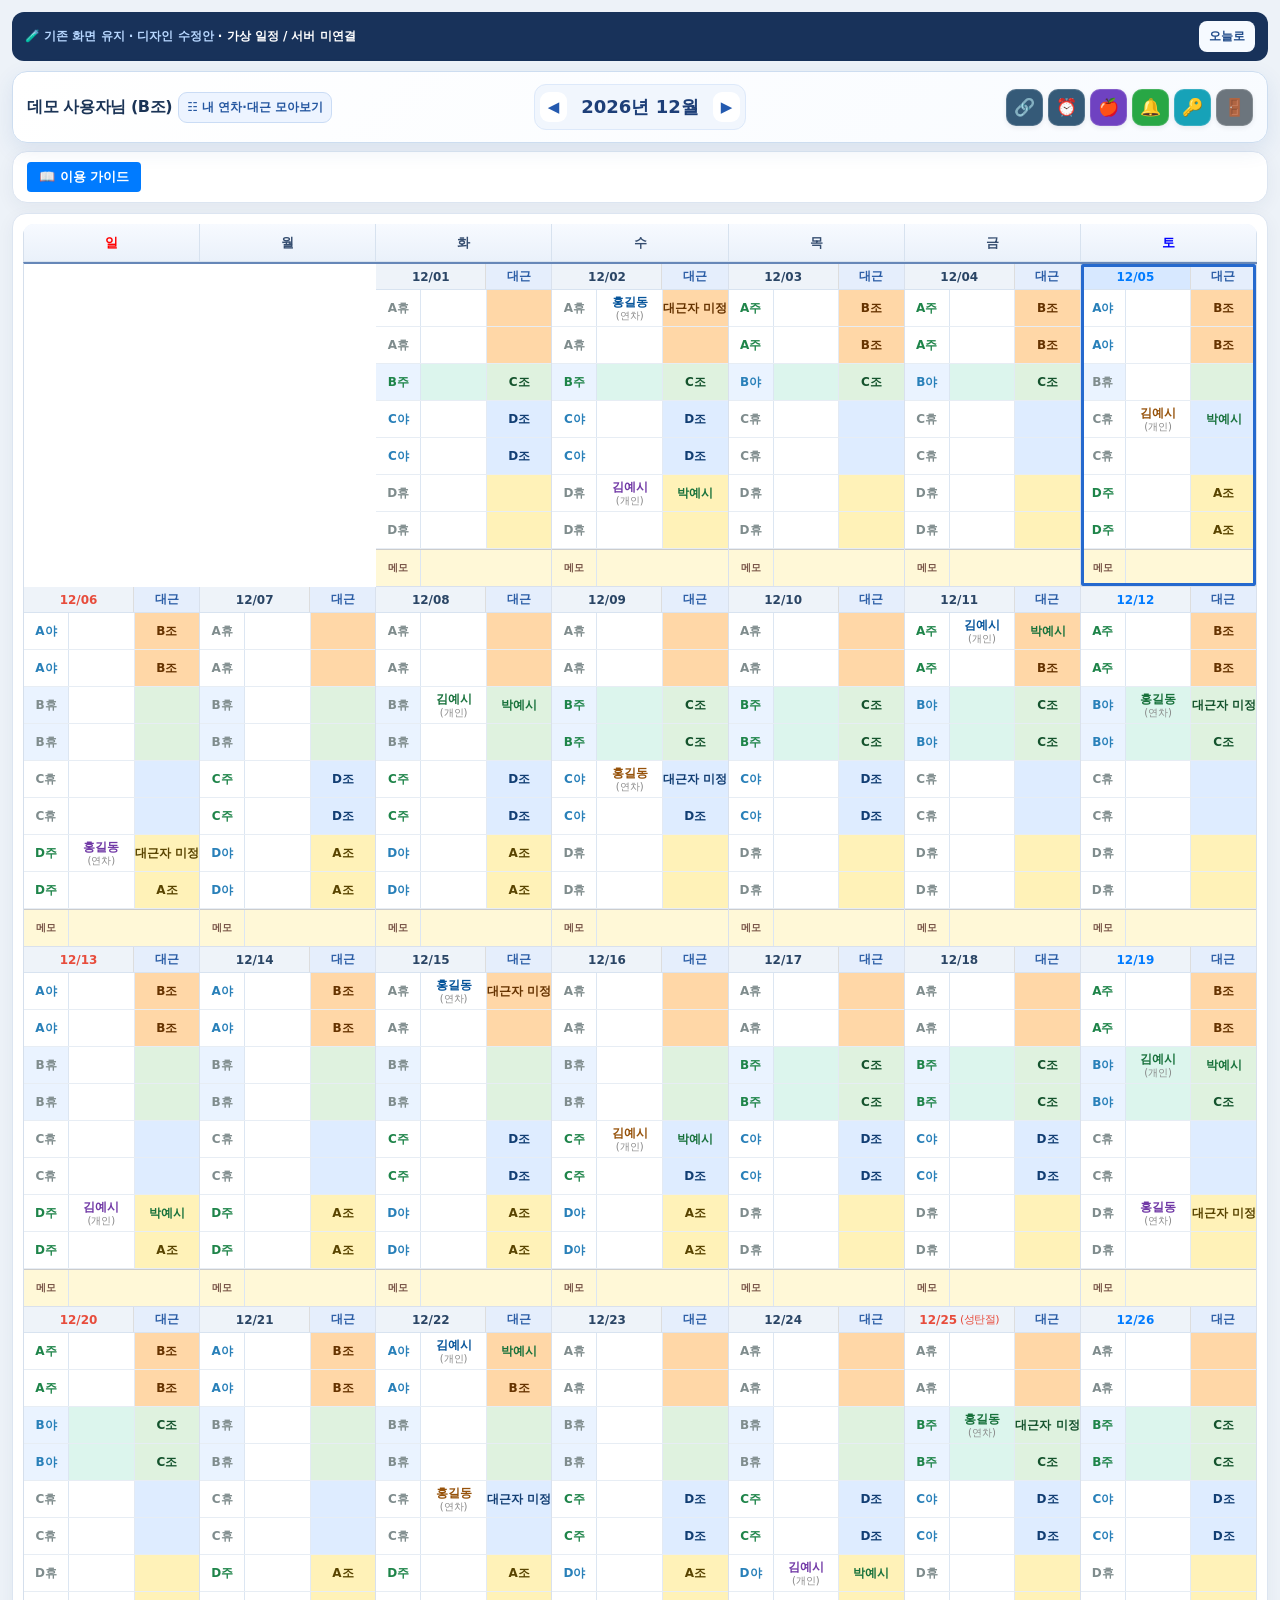
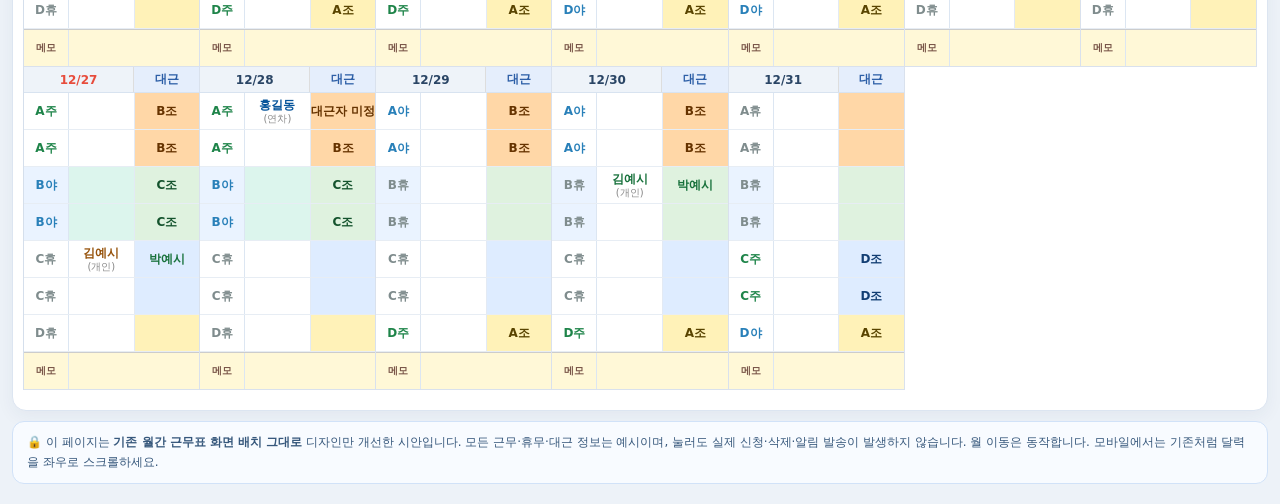
<file: ui-preview/classic.html>
<!doctype html><html lang="ko"><head><meta charset="utf-8"><meta name="viewport" content="width=device-width,initial-scale=1,viewport-fit=cover"><meta name="referrer" content="no-referrer"><meta name="theme-color" content="#edf2f8"><title>교대근무 · 기존 화면 유지 디자인 테스트</title><style>

    body {
      font-family: 'Malgun Gothic', sans-serif;
      padding: 10px;
      background-color: #e9ecef;
      margin: 0;
      color: #333;
    }

    .card {
      background: white;
      padding: 15px;
      border-radius: 8px;
      box-shadow: 0 4px 6px rgba(0,0,0,0.1);
      margin-bottom: 20px;
    }

    input {
      width: 100%;
      padding: 12px;
      margin: 8px 0 15px 0;
      border: 1px solid #ccc;
      border-radius: 4px;
      box-sizing: border-box;
      font-size: 16px;
    }

    button {
      width: 100%;
      padding: 12px;
      background-color: #007bff;
      color: white;
      border: none;
      border-radius: 4px;
      font-weight: bold;
      cursor: pointer;
      font-size: 15px;
    }

    .btn-small {
      width: auto;
      padding: 6px 12px;
      font-size: 13px;
      margin: 0;
    }

    .cal-wrapper {
      overflow-x: auto;
      padding-bottom: 10px;
    }

    .cal-grid {
      display: grid;
      grid-template-columns: repeat(7, 1fr);
      min-width: 950px;
      border-top: 2px solid #555;
      border-left: 1px solid #ccc;
      background: #fff;
    }

    .cal-header-row {
      display: grid;
      grid-template-columns: repeat(7, 1fr);
      min-width: 950px;
      text-align: center;
      font-weight: bold;
      background: #f8f9fa;
      border-left: 1px solid #ccc;
    }

    .cal-header-cell {
      padding: 8px 0;
      border-right: 1px solid #ccc;
      border-bottom: 1px solid #ccc;
      font-size: 14px;
    }

    .day-cell {
      border-right: 1px solid #ccc;
      border-bottom: 1px solid #ccc;
      display: flex;
      flex-direction: column;
    }

    .day-header-bar {
      display: grid;
      grid-template-columns: calc(50% + 22.5px) calc(50% - 22.5px);
      background: #f1f3f5;
      border-bottom: 1px solid #ddd;
      font-size: 12px;
      font-weight: bold;
      text-align: center;
    }

    /*
     * 아래 실제 행 구조는
     * [조/근무 45px] + [휴무 입력] + [대근 입력]
     * 이므로 헤더도 동일한 열 비율을 사용합니다.
     */
    .day-date-part {
      width: 100%;
      padding: 4px;
      border-right: 1px solid #ddd;
      display: flex;
      align-items: center;
      justify-content: center;
      box-sizing: border-box;
    }

    .day-sub-title {
      width: 100%;
      padding: 4px;
      color: #0056b3;
      background: #e2e8f0;
      display: flex;
      align-items: center;
      justify-content: center;
      box-sizing: border-box;
    }

    .holiday-name {
      font-size: 11px;
      font-weight: normal;
      margin-left: 3px;
      letter-spacing: -0.5px;
    }

    .team-row {
      display: flex;
      min-height: 35px;
      border-bottom: 1px solid #eee;
      font-size: 12px;
    }

    .memo-row {
      border-top: 1px solid #ccc;
      background-color: #fff9c4;
      border-bottom: none;
    }

    .my-team-row {
      background-color: #e6f2ff;
    }

    .cell-shift {
      width: 45px;
      flex-shrink: 0;
      box-sizing: border-box;
      display: flex;
      justify-content: center;
      align-items: center;
      font-weight: bold;
      border-right: 1px solid #eee;
    }

    .cell-name {
      flex: 1 1 0;
      min-width: 0;
      box-sizing: border-box;
      display: flex;
      justify-content: center;
      align-items: center;
      border-right: 1px solid #eee;
      color: #495057;
      position: relative;
    }

    .cell-name:last-child {
      border-right: none;
    }

    .off-request-cell {
      background-color: #ffffff !important;
    }

    .clickable {
      cursor: pointer;
    }

    .clickable:hover {
      background-color: #f1f3f5;
    }

    .has-data {
      font-weight: bold;
      display: flex;
      flex-direction: column;
      align-items: center;
      line-height: 1.2;
    }

    .req-data {
      color: #1e8449;
    }

    .sub-data {
      color: #495057;
      background-color: transparent;
      width: 100%;
      height: 100%;
      justify-content: center;
      display: flex;
      align-items: center;
    }

    .reason-text {
      font-size: 10px;
      color: #888;
      font-weight: normal;
    }

    .suggest-guide {
      color: inherit;
      font-weight: bold;
      font-size: 12px;
    }

    /* 대근칸 바탕은 신청 조, 이름 색은 대근자의 소속 조를 따릅니다. */
    .cell-name.sub-cell-A { background-color: #ffd29a; color: #663300; }
    .cell-name.sub-cell-B { background-color: #dff2df; color: #14532d; }
    .cell-name.sub-cell-C { background-color: #deecff; color: #123e73; }
    .cell-name.sub-cell-D { background-color: #fff2b8; color: #594400; }
    .cell-name.sub-cell-A .suggest-guide { color: #663300; }
    .cell-name.sub-cell-B .suggest-guide { color: #14532d; }
    .cell-name.sub-cell-C .suggest-guide { color: #123e73; }
    .cell-name.sub-cell-D .suggest-guide { color: #594400; }

    .cell-name.req-cell-B:not(.off-request-cell) { background-color: #dcf5ed; }

    /* 소속 조 색상은 휴무와 대근에 동일하게 적용합니다. */
    .has-data.person-team-A { color: #07559b; }
    .has-data.person-team-B { color: #17713b; }
    .has-data.person-team-C { color: #96520a; }
    .has-data.person-team-D { color: #7139a6; }

    .s-day {
      color: #1e8449;
      font-weight: bold;
    }

    .s-night {
      color: #2980b9;
      font-weight: bold;
    }

    .s-off {
      color: #7f8c8d;
    }

    #mainScreen {
      display: none;
    }

/* Personal and super-administrator views */
.audit-icon{width:auto;min-width:40px;min-height:40px;padding:8px;background:transparent;color:#a77800;vertical-align:middle;display:inline-flex;align-items:center;justify-content:center}
.audit-icon:hover{background:#eef2f6}.audit-icon:focus-visible{outline:3px solid #ffb000;outline-offset:2px}
.audit-dialog{border:0;border-radius:10px;padding:0;width:min(760px,calc(100% - 24px));max-height:88vh;color:#333;font-family:inherit;box-shadow:0 18px 60px #0004}
.audit-dialog::backdrop{background:#18253c80}.audit-head{display:flex;align-items:center;justify-content:space-between;gap:10px;padding:16px;border-bottom:1px solid #e2e8f0}.audit-head h2{font-size:18px;margin:0}.audit-body{padding:16px;max-height:calc(88vh - 80px);overflow:auto}.audit-tabs{display:flex;gap:8px;margin-bottom:16px}.audit-tabs button{background:#eef2f6;color:#475569}.audit-tabs .audit-active{background:#007bff;color:white}.audit-filters{display:flex;gap:10px;flex-wrap:wrap}.audit-filters label{font-size:13px;max-width:100%}.audit-filters input,.audit-filters select{width:auto;max-width:100%;padding:9px;font-size:14px;display:block;margin:4px 0}.audit-item{border:1px solid #dce3ec;border-radius:7px;padding:14px;margin-bottom:12px;font-size:14px}.audit-item p{line-height:1.6;margin:8px 0}.audit-between{display:flex;gap:8px;align-items:center;justify-content:space-between;flex-wrap:wrap}.audit-tag{background:#e6f2ff;color:#0061ba;padding:4px 8px;border-radius:16px;font-size:12px}.audit-muted{font-size:12px;color:#64748b;line-height:1.6}.audit-empty{text-align:center;background:#f8fafc;padding:24px;color:#64748b}.audit-secondary{background:#eef2f6;color:#34465c}.audit-diff{display:grid;grid-template-columns:1fr 1fr;gap:10px;margin-top:12px}.audit-diff div{background:#f1f5f9;padding:10px;line-height:1.6;white-space:pre-wrap;overflow-wrap:anywhere}.audit-diff div:last-child{background:#eaf4ff}.audit-diff small{display:block;color:#64748b}.audit-selected{outline:3px solid #ffb000;outline-offset:-3px}.audit-dialog details summary{cursor:pointer;margin-top:12px}body:has(.audit-dialog[open]){overflow:hidden}
@media(max-width:600px){.audit-diff{grid-template-columns:1fr}.audit-head,.audit-body{padding:12px}}

  
.app-topbar{position:sticky;top:env(safe-area-inset-top,0px);z-index:100;background:#fff;display:grid;grid-template-columns:minmax(0,1fr) auto minmax(0,1fr);align-items:center;gap:8px;padding:10px!important;margin-bottom:8px!important}
.app-identity{display:flex;align-items:center;gap:6px;flex-wrap:wrap;min-width:0}
.app-identity h2{margin:0;font-size:16px}
.app-identity .btn-small{font-size:12px;padding:6px 8px;white-space:nowrap}
.app-month{display:flex;align-items:center;justify-content:center;gap:6px}
.app-month button{width:auto;margin:0;background:#e9ecef;color:#222;padding:6px 8px}
#currentMonthStr{background:transparent;font-size:18px;font-weight:bold;text-decoration:underline;text-underline-offset:4px;white-space:nowrap}
.app-actions{display:flex;justify-content:flex-end;gap:5px;flex-wrap:wrap}
.app-actions button{font-size:0!important;width:34px;min-height:32px;padding:5px!important;margin:0}
.app-actions button::before{content:attr(data-icon);font-size:16px}
.app-guide{display:grid;grid-template-columns:1fr 1fr;gap:12px;padding:10px!important;margin-bottom:8px!important;font-size:12px;line-height:1.5}
.app-guide>div+div{border-left:1px solid #ddd;padding-left:12px}
.app-calendar{padding:8px!important}
@media(max-width:700px){.app-topbar{grid-template-columns:1fr auto}.app-identity h2{font-size:14px}.app-month{grid-column:1 / -1;grid-row:2}.app-guide{font-size:11px;gap:8px}.app-guide>div+div{padding-left:8px}}

.memo-row .cell-name{white-space:pre-wrap;overflow-wrap:anywhere;line-height:1.35;padding-top:6px!important;padding-bottom:6px!important}


/* Inset border stays visible without changing calendar column widths. */
.day-cell.is-today{position:relative;box-shadow:inset 0 0 0 3px #005fcc;scroll-margin-top:160px;}
.day-cell.is-today::after{content:"";position:absolute;inset:0;border:3px solid #005fcc;pointer-events:none;z-index:2;}
.day-cell.is-today .day-header-bar{background:#deedff;}


/* October 2026 subtle classic UI refinement. Purely visual; no layout redesign. */
#mainScreen{display:block}
:root{--ui-surface:#fff;--ui-slate:#edf2f8;--ui-border:#dce5f1;--ui-text:#203147;--ui-blue:#2268ce;--ui-ring:#2569ce}
*{box-sizing:border-box}
body{background:#edf2f8;color:var(--ui-text);font-family:system-ui,-apple-system,"Apple SD Gothic Neo","Malgun Gothic",sans-serif;padding:12px}
button,input,select{font-family:inherit}
button{transition:background-color .16s ease,filter .16s ease,transform .16s ease,box-shadow .16s ease}
button:active{transform:scale(.965)}
button:focus-visible,input:focus-visible{outline:3px solid #73a2eb;outline-offset:2px}
.card{border-radius:15px;border:1px solid var(--ui-border);box-shadow:0 5px 18px rgba(28,58,96,.055);margin-bottom:10px}
#mainScreen{display:block;max-width:1480px;margin:0 auto}
.app-topbar{background:linear-gradient(135deg,#fff,#f8fbff);border:1px solid #cdddf0;box-shadow:0 7px 21px rgba(37,87,160,.10);border-radius:15px;top:10px;gap:9px;padding:12px 14px!important}
.app-identity h2{font-weight:850;color:#1b3456;letter-spacing:-.025em}
.app-identity #personalTools .btn-small{background:#edf4ff;color:#2557a0;border:1px solid #cadcf5;border-radius:9px;font-weight:750}
.app-month{background:#f1f6fd;border:1px solid #dde9fa;border-radius:12px;padding:4px 5px}
.app-month button{border-radius:9px;background:#fff;color:#245aaf;font-size:15px;font-weight:800}
#currentMonthStr{background:transparent;color:#1e3f78;font-size:18px;text-decoration:none}
.app-actions button{width:37px;min-height:37px;border-radius:10px;border:1px solid #ffffff26;box-shadow:0 2px 5px rgba(22,37,65,.08)}
.app-actions button:hover{filter:brightness(1.07);box-shadow:0 4px 11px rgba(32,67,126,.18)}
.app-actions button::before{font-size:17px}
.app-calendar{background:var(--ui-surface);padding:10px!important;border-radius:14px}
.cal-wrapper{border-radius:11px;scrollbar-color:#b5c8e4 transparent;scrollbar-width:thin;overscroll-behavior-x:contain}
.cal-grid{border-top:2px solid #6687b8;border-left-color:#d5dfec;background:#fff}
.cal-header-row{background:#eef4fb;border-left-color:#d5dfec}
.cal-header-cell{background:linear-gradient(#f7faff,#eaf1fa);color:#364e70;border-right:1px solid #d7e2ef;border-bottom:1px solid #d7e2ef;font-size:13px;letter-spacing:-.02em;line-height:1.65}
.day-cell{border-color:#d9e1ed}
.day-header-bar{background:#eef3f9;color:#2a4565;border-bottom-color:#d8e3f0}
.day-date-part{font-weight:850}
.day-sub-title{background:#e5eefc;color:#2d5fa7;font-weight:800}
.team-row{min-height:37px;border-bottom-color:#e7edf4}
.cell-shift{font-weight:850;border-right-color:#dce6f2}
.cell-name{border-right-color:#e3eaf4}
.my-team-row{background:#eaf3ff}
.cell-name.sub-cell-A{background:#ffd7a7}
.cell-name.sub-cell-B{background:#dff2df}
.cell-name.sub-cell-C{background:#deecff}
.cell-name.sub-cell-D{background:#fff2b8}
.day-cell.is-today{box-shadow:inset 0 0 0 3px var(--ui-ring);scroll-margin-top:148px}
.day-cell.is-today::after{border:3px solid var(--ui-ring);border-radius:2px}
.day-cell.is-today .day-header-bar{background:#daeafa;color:#153b80}
.day-cell.is-today .day-date-part{background:#d7e8ff}
.memo-row{background:#fff8d7}
.cell-name.clickable{transition:background-color .13s ease,box-shadow .13s ease}
.cell-name.clickable:hover{background-color:#e4efff!important;box-shadow:inset 0 0 0 1px #9dc0f2}
.cell-name.clickable:active{background-color:#d2e5ff!important}
.audit-dialog,dialog{border-radius:17px;box-shadow:0 25px 70px #2036583e}
.audit-head{background:#f4f7fc}
.preview-ribbon{display:flex;justify-content:space-between;align-items:center;gap:10px;max-width:1480px;margin:0 auto 10px;background:#18325a;color:#fff;border-radius:12px;padding:9px 13px;font-size:12px;font-weight:700}
.preview-ribbon strong{color:#b7d7ff}
.preview-ribbon button{width:auto;min-height:31px;padding:5px 10px;border-radius:8px;color:#214c8a;background:#f6faff;font-size:12px}
.preview-note{max-width:1480px;margin:8px auto;padding:11px 14px;border:1px solid #d1e2f8;border-radius:12px;background:#f8fbff;color:#37587c;font-size:12px;line-height:1.6}
.preview-fade .app-calendar{animation:subtleReveal .22s ease both}
@keyframes subtleReveal{from{opacity:.75;transform:translateY(3px)}to{opacity:1;transform:none}}
@media(max-width:700px){
 body{padding:8px}
 .app-topbar{top:5px;padding:9px!important;gap:8px}
 .app-identity h2{font-size:14px}
 .app-actions{gap:4px}
 .app-actions button{width:34px;min-height:34px;padding:5px!important}
 .app-month{padding:3px 5px}
 #currentMonthStr{font-size:17px}
 .app-calendar{padding:5px!important}
 .preview-ribbon{font-size:11px;padding:8px 9px}
 .preview-ribbon button{padding:4px 7px;font-size:11px}
}
@media(prefers-reduced-motion:reduce){*,*::after,*::before{animation:none!important;transition:none!important;scroll-behavior:auto!important}}
</style></head><body>
<div class="preview-ribbon"><div>🧪 <strong>기존 화면 유지 · 디자인 수정안</strong> · 가상 일정 / 서버 미연결</div><div><button type="button" onclick="goToday()">오늘로</button></div></div>
  <div id="mainScreen">

<div class="card app-topbar">
 <div class="app-identity"><h2 id="welcomeMsg">환영합니다!</h2><div id="personalTools" hidden><button class="btn-small" onclick="openPersonalView()" title="내 연차·대근 모아보기">☷ 내 연차·대근 모아보기</button></div></div>
 <div class="app-month"><button class="btn-small" onclick="changeMonth(-1)" aria-label="이전 달">◀</button><button id="currentMonthStr" onclick="goToMonth()" title="원하는 년월로 이동">2026년 10월</button><button class="btn-small" onclick="changeMonth(1)" aria-label="다음 달">▶</button></div>
 <div class="app-actions"><button id="scheduleShareButton" hidden type="button" data-icon="🔗" class="btn-small" style="display:none;background:#355a78" onclick="openScheduleShare()" title="배우자용 열람 공유">배우자용 열람 공유</button><button id="wakeAlarmPilotButton" hidden type="button" data-icon="⏰" title="기상 알람 연결" onclick="openWakeAlarmDialog()" class="btn-small" style="background:#355a78;display:none;">기상 알람 연결</button><button id="passkeyRegisterButton" type="button" hidden data-icon="🔐" title="지문·얼굴 인식 등록" onclick="registerPasskey()" class="btn-small" style="background:#355a78;">지문·얼굴 인식 등록</button><button
            id="androidInstallButton" data-icon="📱" title="Android 앱 설치"
            onclick="installAndroidApp()"
            class="btn-small"
            style="background-color: #007bff; display: none;"
          >
            📱 Android 앱 설치
          </button>

          <button
            id="iphoneInstallButton" data-icon="🍎" title="iPhone 설치 방법"
            onclick="showIphoneInstallGuide()"
            class="btn-small"
            style="background-color: #6f42c1;"
          >
            🍎 iPhone 설치 방법
          </button>

          <button
            id="notificationButton" data-icon="🔔" title="알림 설정"
            onclick="enableNotifications()"
            class="btn-small"
            style="background-color: #28a745;"
          >
            🔔 알림 설정
          </button>

          <button id="disableNotificationButton" type="button" hidden data-icon="🔕" title="이 기기 알림 끄기" aria-label="이 기기 알림 끄기" class="btn-small" style="background-color:#b42332;" onclick="disableNotifications()">이 기기 알림 끄기</button>

          <button
            data-icon="🔑" title="접속 코드 변경" onclick="changePersonalCode()"
            class="btn-small"
            style="background-color: #17a2b8;"
          >
            접속 코드 변경
          </button>

          <button
            data-icon="🚪" title="로그아웃" onclick="logout()"
            class="btn-small"
            style="background-color: #6c757d;"
          >
            로그아웃
          </button>
        </div>
</div>
<div class="card" style="padding:10px 14px;">
  <button type="button" class="btn-small" style="width:auto;" onclick="document.getElementById('appGuideDialog').showModal()">📖 이용 가이드</button>
</div>
<dialog id="appGuideDialog" aria-labelledby="appGuideTitle" style="width:min(90vw,600px);box-sizing:border-box;max-height:85vh;overflow:auto;border:0;border-radius:14px;padding:20px;">
  <h2 id="appGuideTitle" style="margin:0 0 14px;font-size:20px;">이용 가이드</h2>
  <div class="app-guide"><div><strong>휴무·추가 지원 신청 안내</strong><br>
      사유에 <strong>정수</strong>가 포함되면 이름 대신 <strong>정수 지원</strong>으로 표시됩니다.<br>
      <strong>정수</strong> 없이 <strong>지원</strong>이 포함되면 <strong>지원</strong>으로 표시됩니다.<br>
      예: 정수, 정수지원, 정수 지원 → 정수 지원 · 지원 → 지원<br>
      해당 신청은 추가 지원으로 등록되며, 일반 휴무는 기존처럼 이름과 사유가 표시됩니다.
    </div><div>  🔔 <strong>휴무 등록 알림:</strong>
  휴무를 등록하면 <strong>휴무 신청 조와 해당 날짜의 대근조</strong> 직원에게 알림이 발송됩니다.<br>

  🔔 <strong>대근 등록 알림:</strong>
  대근이 등록되면 <strong>휴무 신청 조와 대근조</strong> 직원에게 알림이 발송됩니다.<br>

  📌 <strong>예시:</strong>
  B조 홍길동님이 10월 18일 주간 휴무 신청 →
  <strong>B조 + 대근조(A조)</strong>에 알림 발송,
  C조·D조에는 알림이 발송되지 않습니다.<br>

  🔔 <strong>주임 근태 알림:</strong> 임병철(A조)·백승학(B조)·김철종(C조)·주영훈(D조)의 근태 관련 알림은 일반 반원에게 발송되지 않습니다. 주임의 기존 수신 범위는 유지됩니다.<br><br>
  💡 <strong>달력 이동:</strong>
  가운데 표시된 <strong>년·월을 클릭</strong>하면 원하는 년·월로 바로 이동할 수 있습니다.

      </div></div>

  <form method="dialog"><button type="submit" autofocus style="margin-top:16px;">닫기</button></form>
</dialog>
<div id="calendarConnectionNotice" class="card" hidden role="status"><span id="calendarConnectionText"></span> <button class="btn-small" onclick="loadData()">다시 시도</button></div>
<div class="card app-calendar">
      <div class="cal-wrapper">

        <div class="cal-header-row">

          <div class="cal-header-cell"
               style="color: red;">
            일
          </div>

          <div class="cal-header-cell">월</div>
          <div class="cal-header-cell">화</div>
          <div class="cal-header-cell">수</div>
          <div class="cal-header-cell">목</div>
          <div class="cal-header-cell">금</div>

          <div class="cal-header-cell"
               style="color: blue;">
            토
          </div>

        </div>

        <div id="calendarGrid"
             class="cal-grid"></div>

      </div>

    </div>

  </div>
<div class="preview-note">🔒 이 페이지는 <b>기존 월간 근무표 화면 배치 그대로</b> 디자인만 개선한 시안입니다. 모든 근무·휴무·대근 정보는 예시이며, 눌러도 실제 신청·삭제·알림 발송이 발생하지 않습니다. 월 이동은 동작합니다. 모바일에서는 기존처럼 달력을 좌우로 스크롤하세요.</div>
<dialog id="monthPickerDialog" style="padding:20px;max-width:380px;width:calc(100% - 32px)"><h2 style="font-size:18px;margin:0 0 10px">년·월 이동</h2><input type="month" id="monthChoice" style="width:100%" min="2024-01" max="2035-12"><div style="display:flex;gap:10px"><button class="btn-small" onclick="applyMonth()">이동</button><button class="btn-small" style="background:#64748b" onclick="document.getElementById('monthPickerDialog').close()">취소</button></div></dialog>
<dialog id="demoActionDialog" style="padding:22px;max-width:400px;width:calc(100% - 32px)"><h2 id="demoActionTitle" style="font-size:18px;margin:0 0 12px"></h2><p style="font-size:13px;line-height:1.65;color:#526477">기존 기능의 버튼 위치와 디자인만 확인하는 테스트입니다. 실제 서버에 연결하거나 데이터를 변경하지 않습니다.</p><button onclick="document.getElementById('demoActionDialog').close()">확인</button></dialog>
<script>
'use strict';
/* Static visual fixture: no Supabase SDK, service worker, network, local storage, or push calls. */
const mockAnchor=new Date(), demoToday=new Date(mockAnchor.getFullYear(),mockAnchor.getMonth(),mockAnchor.getDate());
let currentYear=demoToday.getFullYear(),currentMonth=demoToday.getMonth();
const groups=['A','B','C','D'];
function two(n){return String(n).padStart(2,'0')}
function dayKey(d){return d.getFullYear()+'-'+two(d.getMonth()+1)+'-'+two(d.getDate())}
function esc(s){return String(s).replace(/[&<>"']/g,c=>({'&':'&amp;','<':'&lt;','>':'&gt;','"':'&quot;',"'":'&#39;'}[c]))}
const holidayFixture={'2026-10-03':'개천절','2026-10-09':'한글날','2026-12-25':'성탄절'};
function shiftFor(date,team){const diff=Math.round((Date.UTC(date.getFullYear(),date.getMonth(),date.getDate())-Date.UTC(2026,9,24))/86400000);
 const i=groups.indexOf(team);return ['주간','주간','야간','야간','휴무','휴무','휴무','휴무'][(((diff+i*2)%8)+8)%8];
}
function shorthand(s){return s==='주간'?'주':s==='야간'?'야':'휴'}
function shiftClass(s){return s==='주간'?'s-day':s==='야간'?'s-night':'s-off'}
function eventFixture(d,team){
 const v=d.getDate()+groups.indexOf(team)*3+d.getMonth();
 return v%13===0?{request:'홍길동',reason:'연차',fill:'대근자 미정',helper:''}:
 v%11===0?{request:'김예시',reason:'개인',fill:'박예시',helper:'B'}:null;
}
function weekKey(d){const sunday=new Date(d.getFullYear(),d.getMonth(),d.getDate()-d.getDay());return dayKey(sunday)}
function renderCalendar(){
 const grid=document.getElementById('calendarGrid');document.getElementById('currentMonthStr').textContent=currentYear+'년 '+(currentMonth+1)+'월';
 const first=new Date(currentYear,currentMonth,1),days=new Date(currentYear,currentMonth+1,0).getDate(),wkHeights={};
 for(let d=1;d<=days;d++){let date=new Date(currentYear,currentMonth,d);let w=weekKey(date);wkHeights[w]??={};for(let team of groups){const ev=eventFixture(date,team);wkHeights[w][team]=Math.max(wkHeights[w][team]||1,ev?2:1)}}
 let html='<div></div>'.repeat(first.getDay());
 for(let d=1;d<=days;d++){
  const date=new Date(currentYear,currentMonth,d),k=dayKey(date),w=weekKey(date),today=k===dayKey(demoToday);
  const holiday=holidayFixture[k]||'',isSun=date.getDay()===0||Boolean(holiday),isSat=date.getDay()===6;
  const color=isSun?'#e74c3c':isSat?'#007bff':'';
  html+='<div class="day-cell'+(today?' is-today':'')+'" id="calendar-day-'+k+'"'+(today?' aria-current="date"':'')+'><div class="day-header-bar"><div class="day-date-part" style="color:'+color+'">'+two(currentMonth+1)+'/'+two(d)+(holiday?' <span class="holiday-name">('+esc(holiday)+')</span>':'')+'</div><div class="day-sub-title">대근</div></div>';
  for(let team of groups){
   const shift=shiftFor(date,team),event=eventFixture(date,team),rows=wkHeights[w][team];
   for(let i=0;i<rows;i++){
    const present=i===0&&event,off=shift==='휴무'?' off-request-cell':'';
    const reqName=present?'<div class="has-data req-data person-team-'+team+'"><span>'+esc(event.request)+'</span><span class="reason-text">('+esc(event.reason)+')</span></div>':'';
    const helper=present?(event.helper?'<div class="has-data sub-data person-team-'+event.helper+'">'+esc(event.fill)+'</div>':'<span class="suggest-guide">대근자 미정</span>'):shift!=='휴무'?'<span class="suggest-guide">'+(team==='D'?'A':String.fromCharCode(team.charCodeAt(0)+1))+'조</span>':'';
    html+='<div class="team-row'+(team==='B'?' my-team-row':'')+'"><div class="cell-shift '+shiftClass(shift)+'">'+team+shorthand(shift)+'</div><div tabindex="0" role="button" aria-label="'+team+'조 휴무 상세" class="cell-name req-cell-'+team+off+' clickable" data-date="'+k+'" data-team="'+team+'" data-kind="휴무">'+reqName+'</div><div tabindex="0" role="button" aria-label="'+team+'조 대근 상세" class="cell-name sub-cell-'+team+' clickable" data-date="'+k+'" data-team="'+team+'" data-kind="대근">'+helper+'</div></div>';
   }
  }
  html+='<div class="team-row memo-row"><div class="cell-shift" style="color:#795548;font-size:10px">메모</div><div class="cell-name clickable" style="justify-content:center;text-align:center;padding:0 4px;font-size:11px;font-weight:bold;color:#333" data-date="'+k+'" data-kind="메모" tabindex="0" role="button"></div></div></div>';
 }
 grid.innerHTML=html;
}
function changeMonth(offset){const d=new Date(currentYear,currentMonth+offset,1);currentYear=d.getFullYear();currentMonth=d.getMonth();renderCalendar();scrollToToday(false)}
function goToMonth(){document.getElementById('monthChoice').value=currentYear+'-'+two(currentMonth+1);document.getElementById('monthPickerDialog').showModal()}
function applyMonth(){const v=document.getElementById('monthChoice').value;if(/^\d{4}-\d{2}$/.test(v)){const [y,m]=v.split('-').map(Number);currentYear=y;currentMonth=m-1;renderCalendar()}document.getElementById('monthPickerDialog').close()}
function goToday(){currentYear=demoToday.getFullYear();currentMonth=demoToday.getMonth();renderCalendar();scrollToToday(true)}
function scrollToToday(smooth){const box=document.getElementById('calendar-day-'+dayKey(demoToday));if(box)box.scrollIntoView({behavior:smooth?'smooth':'auto',block:'center',inline:'nearest'})}
function demoAction(name){const label=document.getElementById('demoActionTitle');label.textContent=name;document.getElementById('demoActionDialog').showModal()}
function openPersonalView(){demoAction('내 연차·대근 모아보기')}
function openScheduleShare(){demoAction('배우자용 열람 공유')}
function openWakeAlarmDialog(){demoAction('기상 알람 연결')}
function registerPasskey(){demoAction('지문·얼굴 인식 등록')}
function installAndroidApp(){demoAction('Android 앱 설치')}
function showIphoneInstallGuide(){demoAction('iPhone 설치 방법')}
function enableNotifications(){demoAction('알림 설정')}
function disableNotifications(){demoAction('이 기기 알림 끄기')}
function changePersonalCode(){demoAction('접속 코드 변경')}
function logout(){demoAction('로그아웃')}
function loadData(){renderCalendar()}
function login(){demoAction('로그인')}
document.getElementById('calendarGrid').addEventListener('click',e=>{
 const target=e.target.closest('.cell-name[role="button"]');if(target)demoAction((target.dataset.date||'')+' · '+(target.dataset.team?target.dataset.team+'조 ':'')+target.dataset.kind);
});
document.getElementById('calendarGrid').addEventListener('keydown',e=>{
 if(e.key==='Enter'||e.key===' '){const target=e.target.closest('.cell-name[role="button"]');if(target){e.preventDefault();target.click()}}
});
document.getElementById('welcomeMsg').textContent='데모 사용자님 (B조)';
document.getElementById('personalTools').hidden=false;
document.getElementById('wakeAlarmPilotButton').hidden=false;
document.getElementById('wakeAlarmPilotButton').style.display='';
document.getElementById('scheduleShareButton').hidden=false;
document.getElementById('scheduleShareButton').style.display='';
renderCalendar();
</script></body></html>
</file>
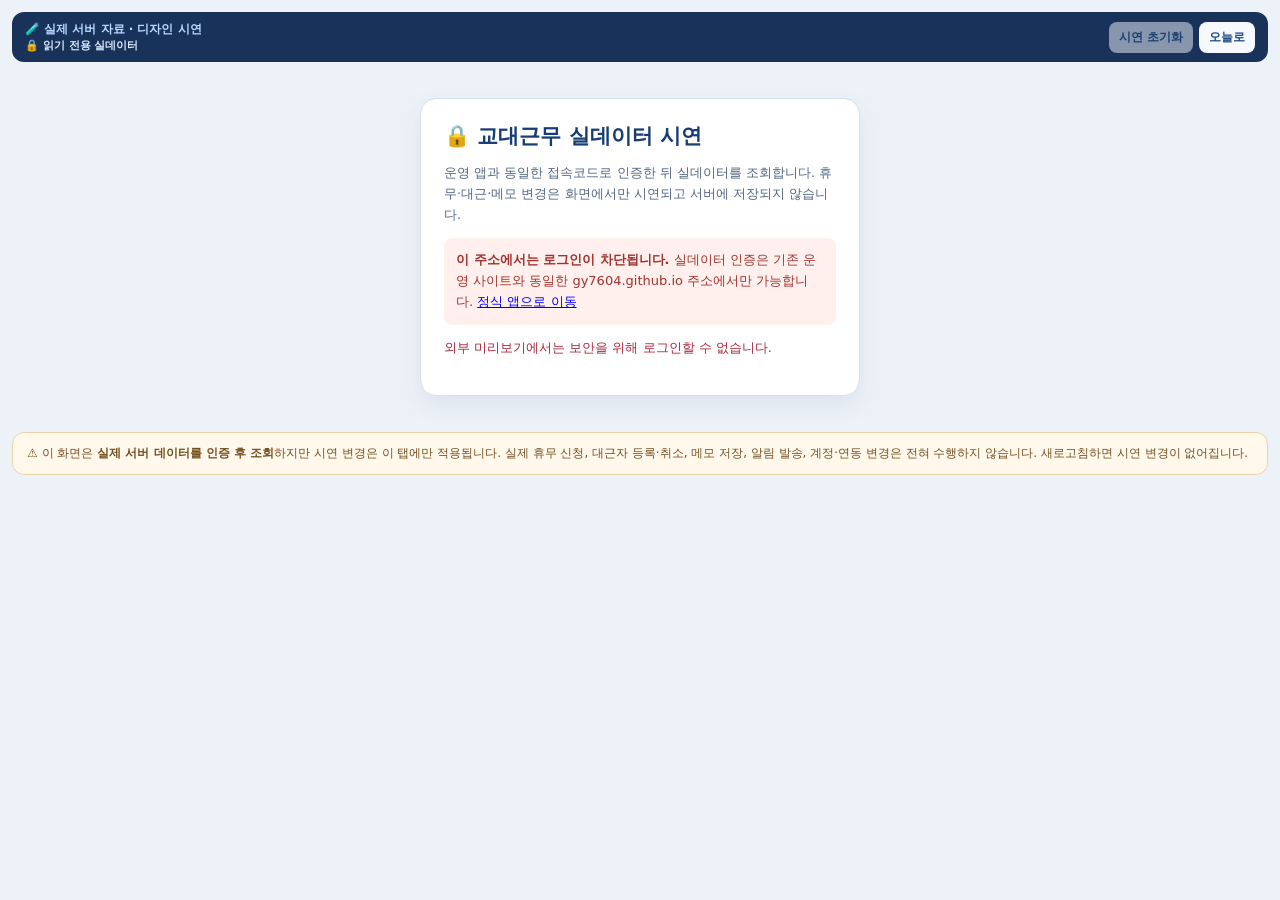
<file: ui-preview/live-cards.html>
<!doctype html><html lang="ko"><head><meta charset="utf-8"><meta name="viewport" content="width=device-width,initial-scale=1,viewport-fit=cover"><meta name="robots" content="noindex,nofollow,noarchive"><meta name="referrer" content="no-referrer"><meta http-equiv="Content-Security-Policy" content="default-src 'none'; connect-src https://lqqjyedfwlqinppcrvjf.supabase.co; style-src 'unsafe-inline'; script-src 'unsafe-inline'; img-src 'self' data:; form-action 'none'; base-uri 'none'; frame-src 'none'"><meta name="theme-color" content="#edf2f8"><title>교대근무 · 월간 달력과 조별 카드 실데이터 시연</title><style>

    body {
      font-family: 'Malgun Gothic', sans-serif;
      padding: 10px;
      background-color: #e9ecef;
      margin: 0;
      color: #333;
    }

    .card {
      background: white;
      padding: 15px;
      border-radius: 8px;
      box-shadow: 0 4px 6px rgba(0,0,0,0.1);
      margin-bottom: 20px;
    }

    input {
      width: 100%;
      padding: 12px;
      margin: 8px 0 15px 0;
      border: 1px solid #ccc;
      border-radius: 4px;
      box-sizing: border-box;
      font-size: 16px;
    }

    button {
      width: 100%;
      padding: 12px;
      background-color: #007bff;
      color: white;
      border: none;
      border-radius: 4px;
      font-weight: bold;
      cursor: pointer;
      font-size: 15px;
    }

    .btn-small {
      width: auto;
      padding: 6px 12px;
      font-size: 13px;
      margin: 0;
    }

    .cal-wrapper {
      overflow-x: auto;
      padding-bottom: 10px;
    }

    .cal-grid {
      display: grid;
      grid-template-columns: repeat(7, 1fr);
      min-width: 950px;
      border-top: 2px solid #555;
      border-left: 1px solid #ccc;
      background: #fff;
    }

    .cal-header-row {
      display: grid;
      grid-template-columns: repeat(7, 1fr);
      min-width: 950px;
      text-align: center;
      font-weight: bold;
      background: #f8f9fa;
      border-left: 1px solid #ccc;
    }

    .cal-header-cell {
      padding: 8px 0;
      border-right: 1px solid #ccc;
      border-bottom: 1px solid #ccc;
      font-size: 14px;
    }

    .day-cell {
      border-right: 1px solid #ccc;
      border-bottom: 1px solid #ccc;
      display: flex;
      flex-direction: column;
    }

    .day-header-bar {
      display: grid;
      grid-template-columns: calc(50% + 22.5px) calc(50% - 22.5px);
      background: #f1f3f5;
      border-bottom: 1px solid #ddd;
      font-size: 12px;
      font-weight: bold;
      text-align: center;
    }

    /*
     * 아래 실제 행 구조는
     * [조/근무 45px] + [휴무 입력] + [대근 입력]
     * 이므로 헤더도 동일한 열 비율을 사용합니다.
     */
    .day-date-part {
      width: 100%;
      padding: 4px;
      border-right: 1px solid #ddd;
      display: flex;
      align-items: center;
      justify-content: center;
      box-sizing: border-box;
    }

    .day-sub-title {
      width: 100%;
      padding: 4px;
      color: #0056b3;
      background: #e2e8f0;
      display: flex;
      align-items: center;
      justify-content: center;
      box-sizing: border-box;
    }

    .holiday-name {
      font-size: 11px;
      font-weight: normal;
      margin-left: 3px;
      letter-spacing: -0.5px;
    }

    .team-row {
      display: flex;
      min-height: 35px;
      border-bottom: 1px solid #eee;
      font-size: 12px;
    }

    .memo-row {
      border-top: 1px solid #ccc;
      background-color: #fff9c4;
      border-bottom: none;
    }

    .my-team-row {
      background-color: #e6f2ff;
    }

    .cell-shift {
      width: 45px;
      flex-shrink: 0;
      box-sizing: border-box;
      display: flex;
      justify-content: center;
      align-items: center;
      font-weight: bold;
      border-right: 1px solid #eee;
    }

    .cell-name {
      flex: 1 1 0;
      min-width: 0;
      box-sizing: border-box;
      display: flex;
      justify-content: center;
      align-items: center;
      border-right: 1px solid #eee;
      color: #495057;
      position: relative;
    }

    .cell-name:last-child {
      border-right: none;
    }

    .off-request-cell {
      background-color: #ffffff !important;
    }

    .clickable {
      cursor: pointer;
    }

    .clickable:hover {
      background-color: #f1f3f5;
    }

    .has-data {
      font-weight: bold;
      display: flex;
      flex-direction: column;
      align-items: center;
      line-height: 1.2;
    }

    .req-data {
      color: #1e8449;
    }

    .sub-data {
      color: #495057;
      background-color: transparent;
      width: 100%;
      height: 100%;
      justify-content: center;
      display: flex;
      align-items: center;
    }

    .reason-text {
      font-size: 10px;
      color: #888;
      font-weight: normal;
    }

    .suggest-guide {
      color: inherit;
      font-weight: bold;
      font-size: 12px;
    }

    /* 대근칸 바탕은 신청 조, 이름 색은 대근자의 소속 조를 따릅니다. */
    .cell-name.sub-cell-A { background-color: #ffd29a; color: #663300; }
    .cell-name.sub-cell-B { background-color: #dff2df; color: #14532d; }
    .cell-name.sub-cell-C { background-color: #deecff; color: #123e73; }
    .cell-name.sub-cell-D { background-color: #fff2b8; color: #594400; }
    .cell-name.sub-cell-A .suggest-guide { color: #663300; }
    .cell-name.sub-cell-B .suggest-guide { color: #14532d; }
    .cell-name.sub-cell-C .suggest-guide { color: #123e73; }
    .cell-name.sub-cell-D .suggest-guide { color: #594400; }

    .cell-name.req-cell-B:not(.off-request-cell) { background-color: #dcf5ed; }

    /* 소속 조 색상은 휴무와 대근에 동일하게 적용합니다. */
    .has-data.person-team-A { color: #07559b; }
    .has-data.person-team-B { color: #17713b; }
    .has-data.person-team-C { color: #96520a; }
    .has-data.person-team-D { color: #7139a6; }

    .s-day {
      color: #1e8449;
      font-weight: bold;
    }

    .s-night {
      color: #2980b9;
      font-weight: bold;
    }

    .s-off {
      color: #7f8c8d;
    }

    #mainScreen {
      display: none;
    }

/* Personal and super-administrator views */
.audit-icon{width:auto;min-width:40px;min-height:40px;padding:8px;background:transparent;color:#a77800;vertical-align:middle;display:inline-flex;align-items:center;justify-content:center}
.audit-icon:hover{background:#eef2f6}.audit-icon:focus-visible{outline:3px solid #ffb000;outline-offset:2px}
.audit-dialog{border:0;border-radius:10px;padding:0;width:min(760px,calc(100% - 24px));max-height:88vh;color:#333;font-family:inherit;box-shadow:0 18px 60px #0004}
.audit-dialog::backdrop{background:#18253c80}.audit-head{display:flex;align-items:center;justify-content:space-between;gap:10px;padding:16px;border-bottom:1px solid #e2e8f0}.audit-head h2{font-size:18px;margin:0}.audit-body{padding:16px;max-height:calc(88vh - 80px);overflow:auto}.audit-tabs{display:flex;gap:8px;margin-bottom:16px}.audit-tabs button{background:#eef2f6;color:#475569}.audit-tabs .audit-active{background:#007bff;color:white}.audit-filters{display:flex;gap:10px;flex-wrap:wrap}.audit-filters label{font-size:13px;max-width:100%}.audit-filters input,.audit-filters select{width:auto;max-width:100%;padding:9px;font-size:14px;display:block;margin:4px 0}.audit-item{border:1px solid #dce3ec;border-radius:7px;padding:14px;margin-bottom:12px;font-size:14px}.audit-item p{line-height:1.6;margin:8px 0}.audit-between{display:flex;gap:8px;align-items:center;justify-content:space-between;flex-wrap:wrap}.audit-tag{background:#e6f2ff;color:#0061ba;padding:4px 8px;border-radius:16px;font-size:12px}.audit-muted{font-size:12px;color:#64748b;line-height:1.6}.audit-empty{text-align:center;background:#f8fafc;padding:24px;color:#64748b}.audit-secondary{background:#eef2f6;color:#34465c}.audit-diff{display:grid;grid-template-columns:1fr 1fr;gap:10px;margin-top:12px}.audit-diff div{background:#f1f5f9;padding:10px;line-height:1.6;white-space:pre-wrap;overflow-wrap:anywhere}.audit-diff div:last-child{background:#eaf4ff}.audit-diff small{display:block;color:#64748b}.audit-selected{outline:3px solid #ffb000;outline-offset:-3px}.audit-dialog details summary{cursor:pointer;margin-top:12px}body:has(.audit-dialog[open]){overflow:hidden}
@media(max-width:600px){.audit-diff{grid-template-columns:1fr}.audit-head,.audit-body{padding:12px}}

  
.app-topbar{position:sticky;top:env(safe-area-inset-top,0px);z-index:100;background:#fff;display:grid;grid-template-columns:minmax(0,1fr) auto minmax(0,1fr);align-items:center;gap:8px;padding:10px!important;margin-bottom:8px!important}
.app-identity{display:flex;align-items:center;gap:6px;flex-wrap:wrap;min-width:0}
.app-identity h2{margin:0;font-size:16px}
.app-identity .btn-small{font-size:12px;padding:6px 8px;white-space:nowrap}
.app-month{display:flex;align-items:center;justify-content:center;gap:6px}
.app-month button{width:auto;margin:0;background:#e9ecef;color:#222;padding:6px 8px}
#currentMonthStr{background:transparent;font-size:18px;font-weight:bold;text-decoration:underline;text-underline-offset:4px;white-space:nowrap}
.app-actions{display:flex;justify-content:flex-end;gap:5px;flex-wrap:wrap}
.app-actions button{font-size:0!important;width:34px;min-height:32px;padding:5px!important;margin:0}
.app-actions button::before{content:attr(data-icon);font-size:16px}
.app-guide{display:grid;grid-template-columns:1fr 1fr;gap:12px;padding:10px!important;margin-bottom:8px!important;font-size:12px;line-height:1.5}
.app-guide>div+div{border-left:1px solid #ddd;padding-left:12px}
.app-calendar{padding:8px!important}
@media(max-width:700px){.app-topbar{grid-template-columns:1fr auto}.app-identity h2{font-size:14px}.app-month{grid-column:1 / -1;grid-row:2}.app-guide{font-size:11px;gap:8px}.app-guide>div+div{padding-left:8px}}

.memo-row .cell-name{white-space:pre-wrap;overflow-wrap:anywhere;line-height:1.35;padding-top:6px!important;padding-bottom:6px!important}


/* Inset border stays visible without changing calendar column widths. */
.day-cell.is-today{position:relative;box-shadow:inset 0 0 0 3px #005fcc;scroll-margin-top:160px;}
.day-cell.is-today::after{content:"";position:absolute;inset:0;border:3px solid #005fcc;pointer-events:none;z-index:2;}
.day-cell.is-today .day-header-bar{background:#deedff;}


/* October 2026 subtle classic UI refinement. Purely visual; no layout redesign. */
#mainScreen{display:block}
:root{--ui-surface:#fff;--ui-slate:#edf2f8;--ui-border:#dce5f1;--ui-text:#203147;--ui-blue:#2268ce;--ui-ring:#2569ce}
*{box-sizing:border-box}
body{background:#edf2f8;color:var(--ui-text);font-family:system-ui,-apple-system,"Apple SD Gothic Neo","Malgun Gothic",sans-serif;padding:12px}
button,input,select{font-family:inherit}
button{transition:background-color .16s ease,filter .16s ease,transform .16s ease,box-shadow .16s ease}
button:active{transform:scale(.965)}
button:focus-visible,input:focus-visible{outline:3px solid #73a2eb;outline-offset:2px}
.card{border-radius:15px;border:1px solid var(--ui-border);box-shadow:0 5px 18px rgba(28,58,96,.055);margin-bottom:10px}
#mainScreen{display:block;max-width:1480px;margin:0 auto}
.app-topbar{background:linear-gradient(135deg,#fff,#f8fbff);border:1px solid #cdddf0;box-shadow:0 7px 21px rgba(37,87,160,.10);border-radius:15px;top:10px;gap:9px;padding:12px 14px!important}
.app-identity h2{font-weight:850;color:#1b3456;letter-spacing:-.025em}
.app-identity #personalTools .btn-small{background:#edf4ff;color:#2557a0;border:1px solid #cadcf5;border-radius:9px;font-weight:750}
.app-month{background:#f1f6fd;border:1px solid #dde9fa;border-radius:12px;padding:4px 5px}
.app-month button{border-radius:9px;background:#fff;color:#245aaf;font-size:15px;font-weight:800}
#currentMonthStr{background:transparent;color:#1e3f78;font-size:18px;text-decoration:none}
.app-actions button{width:37px;min-height:37px;border-radius:10px;border:1px solid #ffffff26;box-shadow:0 2px 5px rgba(22,37,65,.08)}
.app-actions button:hover{filter:brightness(1.07);box-shadow:0 4px 11px rgba(32,67,126,.18)}
.app-actions button::before{font-size:17px}
.app-calendar{background:var(--ui-surface);padding:10px!important;border-radius:14px}
.cal-wrapper{border-radius:11px;scrollbar-color:#b5c8e4 transparent;scrollbar-width:thin;overscroll-behavior-x:contain}
.cal-grid{border-top:2px solid #6687b8;border-left-color:#d5dfec;background:#fff}
.cal-header-row{background:#eef4fb;border-left-color:#d5dfec}
.cal-header-cell{background:linear-gradient(#f7faff,#eaf1fa);color:#364e70;border-right:1px solid #d7e2ef;border-bottom:1px solid #d7e2ef;font-size:13px;letter-spacing:-.02em;line-height:1.65}
.day-cell{border-color:#d9e1ed}
.day-header-bar{background:#eef3f9;color:#2a4565;border-bottom-color:#d8e3f0}
.day-date-part{font-weight:850}
.day-sub-title{background:#e5eefc;color:#2d5fa7;font-weight:800}
.team-row{min-height:37px;border-bottom-color:#e7edf4}
.cell-shift{font-weight:850;border-right-color:#dce6f2}
.cell-name{border-right-color:#e3eaf4}
.my-team-row{background:#eaf3ff}
.cell-name.sub-cell-A{background:#ffd7a7}
.cell-name.sub-cell-B{background:#dff2df}
.cell-name.sub-cell-C{background:#deecff}
.cell-name.sub-cell-D{background:#fff2b8}
.day-cell.is-today{box-shadow:inset 0 0 0 3px var(--ui-ring);scroll-margin-top:148px}
.day-cell.is-today::after{border:3px solid var(--ui-ring);border-radius:2px}
.day-cell.is-today .day-header-bar{background:#daeafa;color:#153b80}
.day-cell.is-today .day-date-part{background:#d7e8ff}
.memo-row{background:#fff8d7}
.cell-name.clickable{transition:background-color .13s ease,box-shadow .13s ease}
.cell-name.clickable:hover{background-color:#e4efff!important;box-shadow:inset 0 0 0 1px #9dc0f2}
.cell-name.clickable:active{background-color:#d2e5ff!important}
.audit-dialog,dialog{border-radius:17px;box-shadow:0 25px 70px #2036583e}
.audit-head{background:#f4f7fc}
.preview-ribbon{display:flex;justify-content:space-between;align-items:center;gap:10px;max-width:1480px;margin:0 auto 10px;background:#18325a;color:#fff;border-radius:12px;padding:9px 13px;font-size:12px;font-weight:700}
.preview-ribbon strong{color:#b7d7ff}
.preview-ribbon button{width:auto;min-height:31px;padding:5px 10px;border-radius:8px;color:#214c8a;background:#f6faff;font-size:12px}
.preview-note{max-width:1480px;margin:8px auto;padding:11px 14px;border:1px solid #d1e2f8;border-radius:12px;background:#f8fbff;color:#37587c;font-size:12px;line-height:1.6}
.preview-fade .app-calendar{animation:subtleReveal .22s ease both}
@keyframes subtleReveal{from{opacity:.75;transform:translateY(3px)}to{opacity:1;transform:none}}
@media(max-width:700px){
 body{padding:8px}
 .app-topbar{top:5px;padding:9px!important;gap:8px}
 .app-identity h2{font-size:14px}
 .app-actions{gap:4px}
 .app-actions button{width:34px;min-height:34px;padding:5px!important}
 .app-month{padding:3px 5px}
 #currentMonthStr{font-size:17px}
 .app-calendar{padding:5px!important}
 .preview-ribbon{font-size:11px;padding:8px 9px}
 .preview-ribbon button{padding:4px 7px;font-size:11px}
}
@media(prefers-reduced-motion:reduce){*,*::after,*::before{animation:none!important;transition:none!important;scroll-behavior:auto!important}}

/* Authenticated read-only preview, same screen organization as production */
#mainScreen{display:none}
#previewLogin{max-width:440px;margin:36px auto;padding:23px;background:#fff;border:1px solid #d4e0ef;border-radius:16px;box-shadow:0 9px 25px #22487a16}
#previewLogin h2{margin:0;font-size:21px;color:#173d75}
#previewLogin p{font-size:13px;line-height:1.6;color:#536680}
#previewCode{font-size:19px;text-align:center;letter-spacing:2px;border-radius:10px}
#simulationFlag{display:block;color:#d9e8ff;font-size:11px}
#previewMessage{font-size:12px;line-height:1.5}
#resetDemoButton:disabled{opacity:.5;cursor:not-allowed}
#personalPreviewDialog{max-width:600px;width:calc(100% - 40px);padding:20px}
.preview-note{background:#fff8eb;border-color:#ebd3a9;color:#745022}

/* Monthly four-team cards; do not change production index or SW */
.app-calendar{padding:14px!important}
.month-view-top{display:flex;align-items:center;justify-content:space-between;gap:8px;flex-wrap:wrap;margin:3px 2px}
.month-view-top h3{margin:0;font-size:18px;color:#1d3d6b}
.month-view-top p{margin:3px 0;font-size:12px;color:#708098;line-height:1.6}
.read-flag{border:1px solid #c9dcf8;background:#eff6ff;color:#22569b;padding:6px 10px;border-radius:9px;font-size:12px;font-weight:800}
.mini-legend{display:flex;gap:12px;flex-wrap:wrap;padding:10px 3px;font-size:12px;color:#657b96}
.month-overview{display:grid;grid-template-columns:repeat(7,minmax(0,1fr));border-radius:12px;border:1px solid #d8e2f0;overflow:hidden;gap:1px;background:#d8e2f0}
.month-overview .weekday{background:#edf3fa;text-align:center;padding:8px 0;font-size:12px;font-weight:850}
.month-overview .weekday:first-child{color:#d84b61}
.month-overview .weekday:nth-child(7){color:#3473c5}
.month-overview .datebutton{display:flex;flex-direction:column;gap:4px;min-width:0;min-height:97px;background:#fff;color:#1e334f;text-align:left;padding:7px 5px;border:0;border-radius:0;box-shadow:none;font-size:12px;transition:background .15s}
.month-overview .datebutton.other{background:#f6f8fb;color:#a4afbd}
.month-overview .datebutton:hover{background:#f3f8ff}
.month-overview .datebutton.selected{background:#e9f3ff;box-shadow:inset 0 0 0 2px #356fd6}
.month-overview .datebutton.today .daynum{background:#deebff;color:#1f5eb5;border-radius:7px}
.month-overview .datebutton.selected .daynum{background:#3167ce;color:white;border-radius:7px}
.month-overview .daynum{font-weight:850;font-size:13px;line-height:1.2;min-width:24px;text-align:center;padding:4px 3px}
.month-overview .minirows{display:grid;grid-template-columns:repeat(2,minmax(0,1fr));gap:2px;width:100%}
.month-overview .minirow{font-weight:850;text-align:center;border-radius:5px;padding:2px 1px;font-size:10px}
.month-overview .minirow.A{background:#e5efff;color:#275db7}
.month-overview .minirow.B{background:#e1f5eb;color:#1a835a}
.month-overview .minirow.C{background:#fff1da;color:#a56b1d}
.month-overview .minirow.D{background:#f1eaff;color:#8053b4}
.month-overview .other .minirow{opacity:.45}
.month-overview .marker{font-size:9px;color:#995c16;border-radius:5px;background:#fff3db;padding:1px 3px;width:max-content}
.month-hint{font-size:12px;line-height:1.5;color:#607794;margin:12px 2px 16px}
.selected-heading{display:flex;justify-content:space-between;align-items:center;gap:12px;border-top:1px solid #dde6f3;padding-top:14px;margin-bottom:12px}
.selected-heading span{font-size:12px;color:#316cca;font-weight:850}
.selected-heading h3{font-size:20px;margin:2px 0;color:#243e65}
.date-step{display:flex;gap:6px}
.date-step button{width:40px;height:40px;border-radius:10px;background:#edf4ff;color:#285aab;font-size:22px;padding:4px}
.live-team-grid{display:grid;grid-template-columns:repeat(2,minmax(0,1fr));gap:12px}
.live-team-card{border:1px solid #dce6f0;border-radius:16px;overflow:hidden;background:#fff;box-shadow:0 4px 14px #20365a0b}
.live-team-card.mine{outline:1px solid #83aaef}
.live-card-head{padding:13px 15px;background:linear-gradient(110deg,#fff,var(--tint));border-bottom:1px solid #e3ebf4;display:flex;align-items:center;justify-content:space-between;gap:8px}
.live-team-name{font-size:17px;font-weight:850;color:#273f61}
.team-bullet{display:inline-block;background:var(--tone);width:10px;height:10px;border-radius:50%;margin-right:8px}
.live-shift{font-size:12px;font-weight:850;background:var(--shiftbg);color:var(--shiftfg);padding:5px 9px;border-radius:8px;white-space:nowrap}
.live-card-entry{padding:11px 12px;display:grid;grid-template-columns:repeat(2,minmax(0,1fr));gap:9px;border-bottom:1px solid #e8edf4}
.live-card-entry button{background:#f6f9fd;color:#233e67;border-radius:10px;font-size:12px;min-width:0;min-height:67px;padding:9px;text-align:left;border:1px solid #e6edf7;overflow-wrap:anywhere}
.live-card-entry button:hover{background:#eaf3ff}
.live-card-entry label{display:block;font-size:11px;color:#70829b;margin-bottom:3px;pointer-events:none}
.live-card-entry strong{font-size:13px;display:block;overflow-wrap:anywhere;pointer-events:none}
.live-card-entry small{font-size:11px;color:#657b91;display:block;pointer-events:none}
.live-card-foot{display:flex;align-items:center;justify-content:flex-end;gap:7px;padding:8px 12px}
.live-card-foot button{font-size:12px;border:1px solid #d8e4f2;color:#315b97;background:#f2f6fd;border-radius:9px;min-height:33px;padding:5px 10px}
.live-card-memo{font-size:12px;color:#657894;background:#f5f7fb;padding:8px 10px;margin:0 12px 10px;border-radius:9px;overflow-wrap:anywhere}
@media(max-width:760px){.app-calendar{padding:8px!important}.month-overview .datebutton{min-height:75px;padding:4px 2px;gap:4px}.month-overview .minirow{font-size:9px;padding:1px 0}.month-overview .daynum{font-size:12px;padding:3px 2px}.month-overview .marker{font-size:8px}.live-team-grid{grid-template-columns:1fr}.selected-heading h3{font-size:18px}.mini-legend{gap:7px}.live-card-entry button{min-height:63px}}
@media(max-width:360px){.month-overview .minirow{font-size:8px}.month-overview .datebutton{padding:3px 1px}}

</style></head><body>
<div class="preview-ribbon"><div>🧪 <strong>실제 서버 자료 · 디자인 시연</strong><span id="simulationFlag"></span></div><div style="display:flex;gap:6px"><button id="resetDemoButton" disabled onclick="resetDemo()">시연 초기화</button><button onclick="goToToday()">오늘로</button></div></div>
<div id="previewLogin"><h2>🔒 교대근무 실데이터 시연</h2><p>운영 앱과 동일한 접속코드로 인증한 뒤 실데이터를 조회합니다. 휴무·대근·메모 변경은 화면에서만 시연되고 서버에 저장되지 않습니다.</p>
<form id="previewForm" autocomplete="off"><label for="previewCode">기존 접속코드</label><input id="previewCode" type="password" autocomplete="off" inputmode="numeric" maxlength="200" required placeholder="접속코드 입력"><button type="submit" id="previewSubmit">로그인 후 실제 근무표 보기</button></form>
<p id="originBlock" hidden style="background:#fff0ed;color:#a0322e;padding:12px;border-radius:8px"><strong>이 주소에서는 로그인이 차단됩니다.</strong> 실데이터 인증은 기존 운영 사이트와 동일한 gy7604.github.io 주소에서만 가능합니다. <a href="https://gy7604.github.io/index.html" rel="noopener noreferrer">정식 앱으로 이동</a></p>
<p id="previewMessage" role="status" aria-live="polite"></p></div>
<div id="mainScreen">

<div class="card app-topbar">
 <div class="app-identity"><h2 id="welcomeMsg">환영합니다!</h2><div id="personalTools" hidden><button class="btn-small" onclick="openPersonalView()" title="내 연차·대근 모아보기">☷ 내 연차·대근 모아보기</button></div></div>
 <div class="app-month"><button class="btn-small" onclick="changeMonth(-1)" aria-label="이전 달">◀</button><button id="currentMonthStr" onclick="goToMonth()" title="원하는 년월로 이동">2026년 10월</button><button class="btn-small" onclick="changeMonth(1)" aria-label="다음 달">▶</button></div>
 <div class="app-actions"><button id="scheduleShareButton" hidden type="button" data-icon="🔗" class="btn-small" style="display:none;background:#355a78" onclick="openScheduleShare()" title="배우자용 열람 공유">배우자용 열람 공유</button><button id="wakeAlarmPilotButton" hidden type="button" data-icon="⏰" title="기상 알람 연결" onclick="openWakeAlarmDialog()" class="btn-small" style="background:#355a78;display:none;">기상 알람 연결</button><button id="passkeyRegisterButton" type="button" hidden data-icon="🔐" title="지문·얼굴 인식 등록" onclick="registerPasskey()" class="btn-small" style="background:#355a78;">지문·얼굴 인식 등록</button><button
            id="androidInstallButton" data-icon="📱" title="Android 앱 설치"
            onclick="installAndroidApp()"
            class="btn-small"
            style="background-color: #007bff; display: none;"
          >
            📱 Android 앱 설치
          </button>

          <button
            id="iphoneInstallButton" data-icon="🍎" title="iPhone 설치 방법"
            onclick="showIphoneInstallGuide()"
            class="btn-small"
            style="background-color: #6f42c1;"
          >
            🍎 iPhone 설치 방법
          </button>

          <button
            id="notificationButton" data-icon="🔔" title="알림 설정"
            onclick="enableNotifications()"
            class="btn-small"
            style="background-color: #28a745;"
          >
            🔔 알림 설정
          </button>

          <button id="disableNotificationButton" type="button" hidden data-icon="🔕" title="이 기기 알림 끄기" aria-label="이 기기 알림 끄기" class="btn-small" style="background-color:#b42332;" onclick="disableNotifications()">이 기기 알림 끄기</button>

          <button
            data-icon="🔑" title="접속 코드 변경" onclick="changePersonalCode()"
            class="btn-small"
            style="background-color: #17a2b8;"
          >
            접속 코드 변경
          </button>

          <button
            data-icon="🚪" title="로그아웃" onclick="logout()"
            class="btn-small"
            style="background-color: #6c757d;"
          >
            로그아웃
          </button>
        </div>
</div>
<div class="card" style="padding:10px 14px;">
  <button type="button" class="btn-small" style="width:auto;" onclick="document.getElementById('appGuideDialog').showModal()">📖 이용 가이드</button>
</div>
<dialog id="appGuideDialog" aria-labelledby="appGuideTitle" style="width:min(90vw,600px);box-sizing:border-box;max-height:85vh;overflow:auto;border:0;border-radius:14px;padding:20px;">
  <h2 id="appGuideTitle" style="margin:0 0 14px;font-size:20px;">이용 가이드</h2>
  <div class="app-guide"><div><strong>휴무·추가 지원 신청 안내</strong><br>
      사유에 <strong>정수</strong>가 포함되면 이름 대신 <strong>정수 지원</strong>으로 표시됩니다.<br>
      <strong>정수</strong> 없이 <strong>지원</strong>이 포함되면 <strong>지원</strong>으로 표시됩니다.<br>
      예: 정수, 정수지원, 정수 지원 → 정수 지원 · 지원 → 지원<br>
      해당 신청은 추가 지원으로 등록되며, 일반 휴무는 기존처럼 이름과 사유가 표시됩니다.
    </div><div>  🔔 <strong>휴무 등록 알림:</strong>
  휴무를 등록하면 <strong>휴무 신청 조와 해당 날짜의 대근조</strong> 직원에게 알림이 발송됩니다.<br>

  🔔 <strong>대근 등록 알림:</strong>
  대근이 등록되면 <strong>휴무 신청 조와 대근조</strong> 직원에게 알림이 발송됩니다.<br>

  📌 <strong>예시:</strong>
  B조 홍길동님이 10월 18일 주간 휴무 신청 →
  <strong>B조 + 대근조(A조)</strong>에 알림 발송,
  C조·D조에는 알림이 발송되지 않습니다.<br>

  🔔 <strong>주임 근태 알림:</strong> 임병철(A조)·백승학(B조)·김철종(C조)·주영훈(D조)의 근태 관련 알림은 일반 반원에게 발송되지 않습니다. 주임의 기존 수신 범위는 유지됩니다.<br><br>
  💡 <strong>달력 이동:</strong>
  가운데 표시된 <strong>년·월을 클릭</strong>하면 원하는 년·월로 바로 이동할 수 있습니다.

      </div></div>

  <form method="dialog"><button type="submit" autofocus style="margin-top:16px;">닫기</button></form>
</dialog>
<div id="calendarConnectionNotice" class="card" hidden role="status"><span id="calendarConnectionText"></span> <button class="btn-small" onclick="loadData()">다시 시도</button></div>

<div class="card app-calendar">
 <div class="month-view-top">
  <div><h3>월간 근무표</h3><p>날짜를 선택하면 각 조의 근무 카드에 실제 기록을 표시합니다.</p></div>
  <span class="read-flag">🔒 조회 전용</span>
 </div>
 <div class="mini-legend"><span>🔵 A조</span><span>🟢 B조</span><span>🟠 C조</span><span>🟣 D조</span></div>
 <div class="month-overview" id="calendarGrid" role="group" aria-label="월간 근무 날짜 선택 달력"></div>
 <p class="month-hint">달력에서 날짜를 누르면 아래의 A·B·C·D조 카드가 변경됩니다. 주간 단위 보기 없이 한 달 전체가 표시됩니다.</p>
 <div class="selected-heading">
  <div><span>선택한 날짜의 4개 조</span><h3 id="selectedCardDate">날짜 선택</h3></div>
  <div class="date-step"><button class="btn-small" type="button" onclick="stepCardDay(-1)" aria-label="전날">‹</button><button class="btn-small" type="button" onclick="stepCardDay(1)" aria-label="다음 날">›</button></div>
 </div>
 <div id="liveTeamCards" class="live-team-grid" aria-live="polite"></div>
</div>
</div>
<div class="preview-note">⚠️ 이 화면은 <b>실제 서버 데이터를 인증 후 조회</b>하지만 시연 변경은 이 탭에만 적용됩니다. 실제 휴무 신청, 대근자 등록·취소, 메모 저장, 알림 발송, 계정·연동 변경은 전혀 수행하지 않습니다. 새로고침하면 시연 변경이 없어집니다.</div>
<dialog id="personalPreviewDialog" aria-label="실제 내 연차·대근 목록"><h2 style="font-size:18px">내 연차·대근 · 실데이터 조회</h2><div id="personalPreviewContent" style="max-height:60vh;overflow:auto"></div><button onclick="document.getElementById('personalPreviewDialog').close()">닫기</button></dialog><dialog id="monthPickerDialog" style="padding:20px;max-width:380px;width:calc(100% - 32px)"><h2 style="font-size:18px;margin:0 0 10px">년·월 이동</h2><input type="month" id="monthChoice" style="width:100%" min="2024-01" max="2035-12"><div style="display:flex;gap:10px"><button class="btn-small" onclick="applyMonth()">이동</button><button class="btn-small" style="background:#64748b" onclick="document.getElementById('monthPickerDialog').close()">취소</button></div></dialog>
<dialog id="demoActionDialog" style="padding:22px;max-width:400px;width:calc(100% - 32px)"><h2 id="demoActionTitle" style="font-size:18px;margin:0 0 12px"></h2><p style="font-size:13px;line-height:1.65;color:#526477">기존 기능의 버튼 위치와 디자인만 확인하는 테스트입니다. 실제 서버에 연결하거나 데이터를 변경하지 않습니다.</p><button onclick="document.getElementById('demoActionDialog').close()">확인</button></dialog>
<script>

"use strict";
// Only session login and authenticated reads are ever sent to production.
// Editing functions modify in-memory arrays and are discarded on reload.
const SITE_ORIGIN="https://gy7604.github.io";
const API_URL="https://lqqjyedfwlqinppcrvjf.supabase.co/functions/v1/app-session";
let currentUser=null,sessionToken="",currentYear=Number(calendarTodayKey().slice(0,4)),currentMonth=Number(calendarTodayKey().slice(5,7))-1;
let requestsData=[],memosData=[],serverSnapshot={requests:[],memos:[]},simulated=0,serial=0,readId=0,expireTimer=null;
const siteAllowed=()=>location.origin===SITE_ORIGIN&&location.pathname==="/ui-preview/live-cards.html"&&window===window.top;
const deepCopy=x=>JSON.parse(JSON.stringify(x));
function message(v,warning=false){let el=document.getElementById("previewMessage");el.textContent=v;el.style.color=warning?"#ab273b":"#335a8b"}
async function call(action,body={}){
 if(!siteAllowed()||!["login","calendar_read","personal_read"].includes(action))throw Error("허용되지 않은 요청입니다.");
 const headers={"Content-Type":"text/plain;charset=UTF-8"};
 if(action!=="login"){if(!/^[a-f0-9]{64}$/.test(sessionToken))throw Error("다시 로그인해 주세요.");headers["x-app-session"]=sessionToken;}
 const ctrl=new AbortController(),timer=setTimeout(()=>ctrl.abort(),15000);
 try{
  const r=await fetch(API_URL,{method:"POST",headers,mode:"cors",credentials:"omit",cache:"no-store",referrerPolicy:"no-referrer",body:JSON.stringify({action,...body}),signal:ctrl.signal});
  const data=await r.json();
  if(!r.ok||!data?.success)throw Error(data?.message||"요청 실패");
  return data;
 }catch(err){if(err.name==="AbortError"||err instanceof TypeError)throw Error("통신 오류 또는 허용되지 않은 접속 주소입니다.");throw err;}
 finally{clearTimeout(timer)}
}
function showMain(){
 document.getElementById("previewLogin").hidden=true;
 document.getElementById("mainScreen").style.display="block";
 document.getElementById("welcomeMsg").textContent="["+currentUser.team+"조] "+currentUser.name+" 님";
 document.getElementById("personalTools").hidden=currentUser.role==="admin";
 for(const id of ["scheduleShareButton","wakeAlarmPilotButton"]){const e=document.getElementById(id);e.hidden=false;e.style.display="";}
}
async function loginPreview(e){
 e.preventDefault();if(!siteAllowed())return;
 const input=document.getElementById("previewCode"),code=input.value.trim(),button=document.getElementById("previewSubmit");
 if(!code)return message("접속코드를 입력해 주세요.",true);
 button.disabled=true;message("서버 계정 확인 중…");
 try{
  const data=await call("login",{code});input.value="";
  if(data.requires_code_upgrade)return message("정식 앱에서 접속코드를 변경한 후 다시 로그인해 주세요.",true);
  if(!/^[a-f0-9]{64}$/.test(data.token||"")||!data.user?.is_active)throw Error("로그인 세션을 확인할 수 없습니다.");
  sessionToken=data.token;currentUser={id:data.user.id,name:data.user.name,team:data.user.team,role:data.user.role,is_active:data.user.is_active};
  const expires=Date.parse(data.expires_at||"");
  if(Number.isFinite(expires)){expireTimer=setTimeout(()=>{logout();message("세션이 만료되어 로그아웃했습니다.",true)},Math.max(0,expires-Date.now()));}
  showMain();await loadData();
 }catch(err){input.value="";message(err.message,true)}
 finally{button.disabled=false}
}
function logout(){
 readId++;sessionToken="";currentUser=null;requestsData=[];memosData=[];serverSnapshot={requests:[],memos:[]};simulated=0;
 if(expireTimer)clearTimeout(expireTimer);expireTimer=null;
 document.getElementById("calendarGrid").replaceChildren();
 document.getElementById("mainScreen").style.display="none";
 document.getElementById("previewLogin").hidden=false;
 document.getElementById("previewCode").value="";
 showChanged();message("로그아웃되었습니다. 서버 자료는 변경되지 않았습니다.");
}
function ranges(){
 const start=new Date(currentYear,currentMonth,1),end=new Date(currentYear,currentMonth+1,1),last=new Date(currentYear,currentMonth+1,0);
 const left=new Date(start);left.setDate(left.getDate()-left.getDay());
 const right=new Date(last);right.setDate(right.getDate()-right.getDay()+7);
 const result=[{start_date:localDateKey(start),end_date:localDateKey(end)}];
 if(left<start)result.push({start_date:localDateKey(left),end_date:localDateKey(start)});
 if(right>end)result.push({start_date:localDateKey(end),end_date:localDateKey(right)});
 return result;
}
function connection(text){
 document.getElementById("calendarConnectionNotice").hidden=!text;
 document.getElementById("calendarConnectionText").textContent=text||"";
}
async function loadData(){
 if(!currentUser||!sessionToken)return;
 const request=++readId,token=sessionToken;
 connection("정식 서버의 근무표를 조회 중입니다…");
 try{
  const results=await Promise.all(ranges().map(range=>call("calendar_read",range)));
  if(request!==readId||token!==sessionToken)return;
  const rs=results.flatMap(x=>x.requests||[]),ms=results.flatMap(x=>x.memos||[]);
  requestsData=[...new Map(rs.map(x=>[String(x.id),x])).values()];
  memosData=[...new Map(ms.map(x=>[String(x.id),x])).values()];
  serverSnapshot=deepCopy({requests:requestsData,memos:memosData});simulated=0;showChanged();
  renderCalendar();connection("");
  message("실제 서버에서 "+currentYear+"년 "+(currentMonth+1)+"월 근무표를 조회했습니다. 휴무·지원 "+requestsData.length+"건, 메모 "+memosData.length+"건.");
 }catch(err){if(request!==readId)return;connection("조회 실패: "+err.message);message("실제 데이터 조회에 실패했습니다.",true);}
}
function changeMonth(step){const d=new Date(currentYear,currentMonth+step,1);currentYear=d.getFullYear();currentMonth=d.getMonth();loadData();}
function goToToday(){const s=calendarTodayKey();currentYear=Number(s.slice(0,4));currentMonth=Number(s.slice(5,7))-1;loadData();}
function goToMonth(){document.getElementById("monthChoice").value=currentYear+"-"+String(currentMonth+1).padStart(2,"0");document.getElementById("monthPickerDialog").showModal();}
function applyMonth(){const m=/^(\d{4})-(0[1-9]|1[0-2])$/.exec(document.getElementById("monthChoice").value);if(m){currentYear=Number(m[1]);currentMonth=Number(m[2])-1;loadData();}document.getElementById("monthPickerDialog").close();}
function isSuperAdmin(){return currentUser?.role==="admin"}
function isTeamAdmin(){return currentUser?.role==="team_admin"}
function isOwnRequest(req){return !!currentUser&&(req.requested_by_id!=null?String(req.requested_by_id)===String(currentUser.id):req.requested_by===currentUser.name)}
function canRequestOff(){return !!currentUser?.is_active&&["user","admin"].includes(currentUser.role)}
function canRegisterSubstitution(team){
 if(!currentUser?.is_active)return false;
 if(isSuperAdmin())return true;
 if(isTeamAdmin())return ["A","D"].includes(currentUser.team)?["B","C"].includes(team):["B","C"].includes(currentUser.team)&&["A","D"].includes(team);
 return currentUser.role==="user"&&currentUser.team!==team;
}
function showChanged(){
 document.getElementById("simulationFlag").textContent=simulated?"🟠 시연 변경 "+simulated+"건 · 서버 미저장":"🔒 읽기 전용 실데이터";
 document.getElementById("resetDemoButton").disabled=!simulated;
}
function touched(){simulated++;renderCalendar();showChanged();message("시연 화면만 변경했습니다. 서버 기록은 그대로입니다.")}
function resetDemo(){if(!currentUser||!simulated)return;const backup=deepCopy(serverSnapshot);requestsData=backup.requests;memosData=backup.memos;simulated=0;renderCalendar();showChanged();message("시연 변경 초기화 완료 · 원본 화면으로 복구했습니다.")}
function requestOff(date,shift,team){
 const reason=window.prompt("휴무 사유를 입력하세요. [시연 전용·실제 등록 안 됨]","연차");if(reason===null||!reason.trim())return;
 requestsData.push({id:"demo-"+(++serial),team,shift_date:date,reason:reason.trim().slice(0,150),request_kind:"off",requested_by:currentUser.name,requested_by_id:currentUser.id,filled_by:null,helper_team:null});touched();
}
function deleteRequest(id){
 if(!window.confirm("이 신청을 화면에서만 제거할까요? 서버에서는 삭제되지 않습니다."))return;
 requestsData=requestsData.filter(r=>String(r.id)!==String(id));touched();
}
function acceptRequest(id){
 const name=window.prompt("대근자를 입력하세요. [시연 전용·실제 등록 안 됨]",currentUser.name);
 if(!name||!name.trim())return;
 const r=requestsData.find(x=>String(x.id)===String(id));if(!r)return;
 r.filled_by=name.trim().slice(0,100);r.helper_team=currentUser.team;touched();
}
function cancelSub(id){
 if(!window.confirm("대근을 화면에서만 취소할까요? 서버에서는 취소되지 않습니다."))return;
 const r=requestsData.find(x=>String(x.id)===String(id));if(!r)return;
 r.filled_by=null;r.helper_team=null;touched();
}
function editMemo(date,id,team){
 const item=memosData.find(m=>String(m.id)===String(id));
 const memo=window.prompt("메모를 입력하세요. [시연 전용·서버 저장 안 됨]",item?.memo||"");
 if(memo===null)return;
 if(item)item.memo=memo.slice(0,500);
 else if(memo.trim())memosData.push({id:"demo-memo-"+(++serial),date,memo:memo.trim().slice(0,500),owner_team:team||currentUser.team});
 touched();
}
function demoAction(title){document.getElementById("demoActionTitle").textContent=title;document.getElementById("demoActionDialog").showModal()}
function enableNotifications(){demoAction("푸시 알림 등록은 차단했습니다. 기존 구독은 변경되지 않습니다.")}
function disableNotifications(){demoAction("알림 구독 삭제는 차단했습니다.")}
function changePersonalCode(){demoAction("접속코드 변경은 테스트에서 차단했습니다.")}
function registerPasskey(){demoAction("생체인증 등록은 테스트에서 차단했습니다.")}
function openScheduleShare(){demoAction("일정 공유 링크 변경은 테스트에서 차단했습니다.")}
function openWakeAlarmDialog(){demoAction("기상알람 연결·해제는 테스트에서 차단했습니다.")}
function showIphoneInstallGuide(){demoAction("PWA 재설치는 테스트에서 차단했습니다.")}
function installAndroidApp(){demoAction("앱 설치는 테스트에서 차단했습니다.")}
async function openPersonalView(){
 const dialog=document.getElementById("personalPreviewDialog"),area=document.getElementById("personalPreviewContent");
 dialog.showModal();area.textContent="내 연차·대근을 실제 서버에서 불러오는 중입니다…";
 try{
  const result=await call("personal_read",{scope:"upcoming",offset:0});
  if(!dialog.open)return;
  const rows=(result.rows||[]).filter(r=>r.is_my_request||r.is_my_helper);
  area.replaceChildren();
  if(!rows.length){area.textContent="조회된 일정이 없습니다.";return;}
  for(const r of rows){
   const div=document.createElement("div");div.className="audit-item";
   const title=document.createElement("strong");title.textContent=(r.shift_date||"")+" · "+(r.team||"")+"조 / "+(r.shift_type||"");
   const body=document.createElement("p");body.textContent=(r.is_my_request?"내 휴무":"내 대근")+" · "+(r.reason||"사유 없음")+" · 대근자: "+(r.filled_by||"미정");
   div.append(title,body);area.append(div);
  }
  if(result.has_more)area.append("※ 첫 페이지의 내역만 표시합니다.");
 }catch(err){area.textContent="조회 실패: "+err.message;}
}
function initPreview(){
 if(siteAllowed()){document.getElementById("previewForm").addEventListener("submit",loginPreview);message("기존 접속코드로 로그인하면 실제 서버 자료를 조회합니다.")}
 else{document.getElementById("previewForm").hidden=true;document.getElementById("originBlock").hidden=false;message("외부 미리보기에서는 보안을 위해 로그인할 수 없습니다.",true)}
 showChanged();
}

function calendarTodayKey(now=new Date()) {
  return new Intl.DateTimeFormat('sv-SE',{timeZone:'Asia/Seoul',year:'numeric',month:'2-digit',day:'2-digit'}).format(now);
}
// Memo slots are shared by all seven dates in a week; each team owns its own slot.
function memoSlotKey(m){return m.owner_team?'team:'+m.owner_team:'legacy:'+String(m.id);}
function memoSlotsForWeek(date,data){
  const start=weekStart(date),end=new Date(start);end.setDate(end.getDate()+7);
  const from=localDateKey(start),until=localDateKey(end),slots=new Map();
  for(const m of data.filter(m=>m.date>=from&&m.date<until).sort((a,b)=>String(a.id).padStart(24,'0').localeCompare(String(b.id).padStart(24,'0')))){
    const key=memoSlotKey(m);if(!slots.has(key))slots.set(key,{key,team:m.owner_team||null});
  }
  return slots.size?[...slots.values()]:[{key:'empty',team:null}];
}

  let HOLIDAYS = {

    "2026-01-01": "신정",

    "2026-02-16": "설연휴",
    "2026-02-17": "설날",
    "2026-02-18": "설연휴",

    "2026-03-01": "3·1절",

    "2026-05-05": "어린이날",
    "2026-05-24": "부처님오신날",
    "2026-06-06": "현충일",

    "2026-08-15": "광복절",

    "2026-09-24": "추석연휴",
    "2026-09-25": "추석",
    "2026-09-26": "추석연휴",

    "2026-10-03": "개천절",
    "2026-10-09": "한글날",
    "2026-12-25": "성탄절",

    "2027-01-01": "신정",

    "2027-02-06": "설연휴",
    "2027-02-07": "설날",
    "2027-02-08": "설연휴",
    "2027-02-09": "대체휴무",

    "2027-03-01": "3·1절",
    "2027-05-05": "어린이날",
    "2027-05-13": "부처님오신날",
    "2027-06-06": "현충일",

    "2027-08-15": "광복절",

    "2027-09-14": "추석연휴",
    "2027-09-15": "추석",
    "2027-09-16": "추석연휴",

    "2027-10-03": "개천절",
    "2027-10-09": "한글날",
    "2027-12-25": "성탄절"

  };


  /*
   * 공공데이터포털에 아직 공식 일정이 없는 먼 미래 연도용 예비 음력 날짜입니다.
   * 공식 API 자료가 있으면 그 자료를 먼저 사용합니다.
   */
  const PLANNED_LUNAR_DATES = {
    2028: { newYear: '2028-01-27', buddha: '2028-05-02', chuseok: '2028-10-03' },
    2029: { newYear: '2029-02-13', buddha: '2029-05-20', chuseok: '2029-09-22' },
    2030: { newYear: '2030-02-03', buddha: '2030-05-09', chuseok: '2030-09-12' },
    2031: { newYear: '2031-01-23', buddha: '2031-05-28', chuseok: '2031-10-01' },
    2032: { newYear: '2032-02-11', buddha: '2032-05-16', chuseok: '2032-09-19' },
    2033: { newYear: '2033-01-31', buddha: '2033-05-06', chuseok: '2033-09-08' },
    2034: { newYear: '2034-02-19', buddha: '2034-05-25', chuseok: '2034-09-27' },
    2035: { newYear: '2035-02-08', buddha: '2035-05-15', chuseok: '2035-09-16' },
    2036: { newYear: '2036-01-28', buddha: '2036-05-03', chuseok: '2036-10-04' },
    2037: { newYear: '2037-02-15', buddha: '2037-05-22', chuseok: '2037-09-24' },
    2038: { newYear: '2038-02-04', buddha: '2038-05-11', chuseok: '2038-09-13' },
    2039: { newYear: '2039-01-24', buddha: '2039-04-30', chuseok: '2039-10-02' },
    2040: { newYear: '2040-02-12', buddha: '2040-05-18', chuseok: '2040-09-21' },
    2041: { newYear: '2041-02-01', buddha: '2041-05-07', chuseok: '2041-09-10' },
    2042: { newYear: '2042-01-22', buddha: '2042-05-26', chuseok: '2042-09-28' },
    2043: { newYear: '2043-02-10', buddha: '2043-05-16', chuseok: '2043-09-17' },
    2044: { newYear: '2044-01-30', buddha: '2044-05-05', chuseok: '2044-10-05' },
    2045: { newYear: '2045-02-17', buddha: '2045-05-24', chuseok: '2045-09-25' },
    2046: { newYear: '2046-02-06', buddha: '2046-05-13', chuseok: '2046-09-15' },
    2047: { newYear: '2047-01-26', buddha: '2047-05-02', chuseok: '2047-10-04' },
    2048: { newYear: '2048-02-14', buddha: '2048-05-20', chuseok: '2048-09-22' },
    2049: { newYear: '2049-02-02', buddha: '2049-05-09', chuseok: '2049-09-11' },
    2050: { newYear: '2050-01-23', buddha: '2050-05-28', chuseok: '2050-09-30' }
  };


  /*
   * ==========================================
   * 전역 변수
   * ==========================================
   */


  const PATTERN = [
    '주간',
    '주간',
    '휴무',
    '휴무',
    '야간',
    '야간',
    '휴무',
    '휴무'
  ];


  const TEAM_OFFSET = {

    'A': 0,
    'C': 2,
    'D': 4,
    'B': 6

  };


  const BASE_DATE =
    new Date('2026-09-30T00:00:00');


  const TEAMS = [
    'A',
    'B',
    'C',
    'D'
  ];


  /*
   * ==========================================
   * 권한 함수
   * ==========================================
   */

  // 슈퍼관리자

  function plusDays(dateStr, days) {

    const date = new Date(`${dateStr}T00:00:00Z`);

    date.setUTCDate(
      date.getUTCDate() + days
    );

    return date
      .toISOString()
      .slice(0, 10);

  }


  function getUtcDay(dateStr) {

    return new Date(
      `${dateStr}T00:00:00Z`
    ).getUTCDay();

  }


  function addPlannedHolidays(year) {

    const holidays = [];

    const addHoliday = (date, name, canSubstitute) => {

      holidays.push({
        date,
        name,
        canSubstitute
      });

    };


    [
      ['01-01', '신정', false],
      ['03-01', '3·1절', true],
      ['05-05', '어린이날', true],
      ['06-06', '현충일', false],
      ['08-15', '광복절', true],
      ['10-03', '개천절', true],
      ['10-09', '한글날', true],
      ['12-25', '성탄절', true]
    ].forEach(([monthDay, name, canSubstitute]) => {

      addHoliday(
        `${year}-${monthDay}`,
        name,
        canSubstitute
      );

    });


    const lunar =
      PLANNED_LUNAR_DATES[year];


    if (lunar) {

      [-1, 0, 1].forEach(offset => {

        const date = plusDays(
          lunar.newYear,
          offset
        );

        addHoliday(
          date,
          offset === 0 ? '설날' : '설연휴',
          true
        );

      });


      addHoliday(
        lunar.buddha,
        '부처님오신날',
        true
      );


      [-1, 0, 1].forEach(offset => {

        const date = plusDays(
          lunar.chuseok,
          offset
        );

        addHoliday(
          date,
          offset === 0 ? '추석' : '추석연휴',
          true
        );

      });

    }


    const dates = new Set(
      holidays.map(holiday => holiday.date)
    );

    const duplicateDates =
      holidays.reduce((counts, holiday) => {

        counts[holiday.date] =
          (counts[holiday.date] || 0) + 1;

        return counts;

      }, {});


    holidays.forEach(holiday => {

      HOLIDAYS[holiday.date] =
        HOLIDAYS[holiday.date] ||
        holiday.name;

    });


    holidays
      .filter(holiday => holiday.canSubstitute)
      .forEach(holiday => {

        if (
          getUtcDay(holiday.date) !== 0 &&
          duplicateDates[holiday.date] < 2
        ) {

          return;

        }


        let substituteDate =
          plusDays(holiday.date, 1);


        while (
          dates.has(substituteDate) ||
          getUtcDay(substituteDate) === 0
        ) {

          substituteDate = plusDays(
            substituteDate,
            1
          );

        }


        dates.add(substituteDate);

        HOLIDAYS[substituteDate] =
          '대체공휴일';

      });

  }


  function getShiftInfo(
    team,
    dateObj
  ) {

    const targetDate =
      new Date(
        dateObj.getFullYear(),
        dateObj.getMonth(),
        dateObj.getDate()
      );

    const baseDate =
      new Date(
        BASE_DATE.getFullYear(),
        BASE_DATE.getMonth(),
        BASE_DATE.getDate()
      );

    const diffTime =
      targetDate - baseDate;

    const diffDays =
      Math.floor(
        diffTime /
        (1000 * 60 * 60 * 24)
      );

    let index =
      (
        diffDays +
        TEAM_OFFSET[team]
      ) % 8;

    if (index < 0) {
      index += 8;
    }

    return PATTERN[index];

  }


  /*
   * ==========================================
   * 추천 대근 조
   * ==========================================
   */

  function getSuggestedHelperTeam(
    targetTeam,
    shiftType,
    dateObj
  ) {

    const prevDate =
      new Date(dateObj);

    prevDate.setDate(
      dateObj.getDate() - 1
    );


    const nextDate =
      new Date(dateObj);

    nextDate.setDate(
      dateObj.getDate() + 1
    );


    let helperTeam = '';


    TEAMS.forEach(t => {

      if (t === targetTeam) {
        return;
      }


      const pShift =
        getShiftInfo(
          t,
          prevDate
        );


      const nShift =
        getShiftInfo(
          t,
          nextDate
        );


      if (
        shiftType === '주간'
      ) {

        if (
          pShift === '주간' ||
          nShift === '주간'
        ) {

          helperTeam =
            t + '조';

        }

      } else if (
        shiftType === '야간'
      ) {

        if (
          pShift === '야간' ||
          nShift === '야간'
        ) {

          helperTeam =
            t + '조';

        }

      }

    });


    return helperTeam;

  }


  function getShortShift(shift) {

    if (shift === '주간') {
      return '주';
    }

    if (shift === '야간') {
      return '야';
    }

    return '휴';

  }


  function getShiftClass(shift) {

    if (shift === '주간') {
      return 's-day';
    }

    if (shift === '야간') {
      return 's-night';
    }

    return 's-off';

  }



function localDateKey(date) {
  return [date.getFullYear(), String(date.getMonth()+1).padStart(2,'0'), String(date.getDate()).padStart(2,'0')].join('-');
}
function weekStart(date) {
  const start = new Date(date.getFullYear(), date.getMonth(), date.getDate());
  start.setDate(start.getDate() - start.getDay());
  return start;
}
function visibleTeamRowIndexes(weekDate, team, data, today, compact = true) {
  const start = weekStart(weekDate);
  const end = new Date(start); end.setDate(end.getDate()+7);
  const daily = Array.from({length:7}, (_,day) => {
    const date = new Date(start); date.setDate(date.getDate()+day);
    return data.filter(request => request.team === team && request.shift_date === localDateKey(date));
  });
  const count = Math.max(1, ...daily.map(rows => rows.length+1));
  const midnight = new Date(today.getFullYear(), today.getMonth(), today.getDate());
  const indexes = Array.from({length:count}, (_,index)=>index);
  if (!compact || end > midnight) return indexes;
  // Only stored request/support/helper data count; automatic guide labels never enter this calculation.
  const filled = indexes.filter(index => daily.some(rows => {
    const request = rows[index];
    return request && (String(request.requested_by ?? '').trim() ||
      String(request.filled_by ?? '').trim() || request.request_kind === 'support' ||
      String(request.reason ?? '').trim() || request.requested_by_id != null);
  }));
  return filled.length ? filled : [0];
}

  function renderCalendar() {

    document
      .getElementById('currentMonthStr')
      .innerText =
      `${currentYear}년 ${currentMonth + 1}월`;


    const grid =
      document.getElementById(
        'calendarGrid'
      );


    grid.innerHTML = '';


    const firstDay =
      new Date(
        currentYear,
        currentMonth,
        1
      ).getDay();


    const lastDate =
      new Date(
        currentYear,
        currentMonth + 1,
        0
      ).getDate();


    /*
     * ==========================================
     * 주별 / 조별 휴무 행 수 계산
     * ==========================================
     *
     * 핵심:
     * A조에서 휴무 신청이 1건 발생하면
     * 그 주의 모든 날짜에 A조 행을 1줄 확보합니다.
     *
     * B조에서 2건이면
     * 그 주의 모든 날짜에 B조 행을 2줄 확보합니다.
     *
     * 따라서 조의 행이 다른 조를 밀어내지 않고,
     * A → B → C → D 순서가 모든 날짜에서 유지됩니다.
     */

    const weekTeamRows = {};


    for (
      let checkDay = 1;
      checkDay <= lastDate;
      checkDay++
    ) {

      const checkDate =
        new Date(
          currentYear,
          currentMonth,
          checkDay
        );


      const checkDateStr =
        `${currentYear}-${String(currentMonth + 1).padStart(2, '0')}-${String(checkDay).padStart(2, '0')}`;


      const weekStartDay =
        checkDay -
        checkDate.getDay() +
        1;


      const weekKey =
        `${currentYear}-${currentMonth}-${weekStartDay}`;


      if (!weekTeamRows[weekKey]) {
        weekTeamRows[weekKey] = {};
      }


      TEAMS.forEach(team => {

        const requestCount =
          requestsData.filter(
            r =>
              r.shift_date === checkDateStr &&
              r.team === team
          ).length;


        /*
         * 기본 조 행은 항상 1개 유지하고,
         * 휴무 신청자 수만큼 그 바로 아래에 추가 행을 만듭니다.
         *
         * 예:
         * 신청 0명 → 기본 1행
         * 신청 1명 → 기본 1행 + 추가 1행 = 2행
         * 신청 2명 → 기본 1행 + 추가 2행 = 3행
         */
        /*
         * 해당 주의 이 조는:
         * - 휴무 신청자 N명
         * - + 다음 신청을 위한 빈 행 1개
         *
         * 총 N + 1행을 확보합니다.
         *
         * 신청 0명 → 기본 1행
         * 신청 1명 → 신청자 1행 + 빈 행 1개 = 2행
         * 신청 2명 → 신청자 2행 + 빈 행 1개 = 3행
         */
        weekTeamRows[weekKey][team] =
          Math.max(
            weekTeamRows[weekKey][team] || 1,
            requestCount + 1
          );

      });

    }


    // 지난 주만 일요일~토요일 전체의 실제 입력을 검사합니다.
    // 이번 주와 미래 주는 기존 월내 최대 신청 수 + 빈 행을 유지합니다.
    const calendarToday = new Date();
    for (let day = 1; day <= lastDate; day++) {
      const date = new Date(currentYear, currentMonth, day);
      const key = `${currentYear}-${currentMonth}-${day-date.getDay()+1}`;
      if (Array.isArray(weekTeamRows[key][TEAMS[0]])) continue;
      const nextSunday = weekStart(date);
      nextSunday.setDate(nextSunday.getDate()+7);
      const todayStart = new Date(calendarToday.getFullYear(), calendarToday.getMonth(), calendarToday.getDate());
      for (const team of TEAMS) {
        weekTeamRows[key][team] = nextSunday <= todayStart
          ? visibleTeamRowIndexes(date, team, requestsData, calendarToday)
          : Array.from({length:weekTeamRows[key][team]}, (_,index)=>index);
      }
    }

    for (
      let i = 0;
      i < firstDay;
      i++
    ) {

      grid.innerHTML +=
        `<div></div>`;

    }


    for (
      let d = 1;
      d <= lastDate;
      d++
    ) {

      const dateObj =
        new Date(
          currentYear,
          currentMonth,
          d
        );


      const yyyy =
        currentYear;


      const mm =
        String(
          currentMonth + 1
        ).padStart(
          2,
          '0'
        );


      const dd =
        String(d).padStart(
          2,
          '0'
        );


      const dateStr =
        `${yyyy}-${mm}-${dd}`;


      const dayOfWeek =
        dateObj.getDay();


      const holidayName =
        HOLIDAYS[dateStr];


      let dateColorStyle = '';


      if (
        dayOfWeek === 0 ||
        holidayName
      ) {

        dateColorStyle =
          'color: #e74c3c;';

      } else if (
        dayOfWeek === 6
      ) {

        dateColorStyle =
          'color: #007bff;';

      }


      let holidayHtml =
        holidayName
          ? `<span class="holiday-name">(${holidayName})</span>`
          : '';


      let dayHtml = `
        <div class="day-cell${dateStr===calendarTodayKey()?' is-today':''}" id="calendar-day-${dateStr}" ${dateStr===calendarTodayKey()?'aria-current="date"':''}>

          <div class="day-header-bar">

            <div
              class="day-date-part"
              style="${dateColorStyle}"
            >
              ${mm}/${dd} ${holidayHtml}
            </div>

            <div class="day-sub-title">
              대근
            </div>

          </div>
      `;


      const weekStartDay =
        d -
        dateObj.getDay() +
        1;


      const weekKey =
        `${currentYear}-${currentMonth}-${weekStartDay}`;


      /*
       * ======================================
       * A / B / C / D 조
       * ======================================
       *
       * 조별로 먼저 '필요한 행 수'를 확보합니다.
       * 그래서 B조 신청자가 2명이어도
       * C조가 B조의 두 번째 행 위치로 밀려나지 않습니다.
       */

      TEAMS.forEach(team => {

        const shift =
          getShiftInfo(
            team,
            dateObj
          );


        const isMyTeam =
          (
            currentUser &&
            team === currentUser.team
          )
            ? 'my-team-row'
            : '';


        const offRequestClass =
          (
            shift === '휴무'
          )
            ? 'off-request-cell'
            : '';


        const reqsForTeam =
          requestsData.filter(
            r =>
              r.shift_date === dateStr &&
              r.team === team
          );


        let suggestedTeam = '';


        if (
          shift !== '휴무'
        ) {

          suggestedTeam =
            getSuggestedHelperTeam(
              team,
              shift,
              dateObj
            );

        }


        const rowsForThisTeam =
          (
            weekTeamRows[weekKey] &&
            weekTeamRows[weekKey][team]
          ) || [0];


        /*
         * 이 주의 이 조에서 필요한 만큼만 행을 만듭니다.
         * 실제 신청자가 있는 날짜에는 신청자를 순서대로 넣고,
         * 나머지 날짜에는 빈 행을 유지합니다.
         */

        for (const rowIndex of rowsForThisTeam) {

          /*
           * 기존 조 행 자체가 첫 번째 휴무 신청 행입니다.
           * 따라서 신청자가 있으면 rowIndex 0부터 순서대로 표시하고,
           * 마지막 1행은 다음 신청을 위한 빈 행으로 남깁니다.
           */
          const req =
            reqsForTeam[rowIndex] ||
            null;


          let reqName = '';
          let reqClick = '';
          let reqClass =
            `cell-name req-cell-${team} ${offRequestClass}`;


          let subName = '';
          let subClick = '';
          let subCellClass =
            `cell-name sub-cell-${team}`;


          /*
           * 실제 휴무 신청이 있는 행
           */
          if (req) {

            const reasonHtml =
              !isSupportRequest(req) && req.reason
                ? `<span class="reason-text">(${escapeRequestText(req.reason)})</span>`
                : '';


            reqName = `
              <div class="has-data req-data person-team-${team}">
                <span>${escapeRequestText(requestDisplayName(req))}</span>
                ${reasonHtml}
              </div>
            `;


            if (
              currentUser &&
              (
                isOwnRequest(req) ||
                isSuperAdmin()
              )
            ) {

              reqClick =
                `onclick="deleteRequest('${req.id}', '${isSupportRequest(req) ? '추가 지원' : '휴무 신청'}')"`;

              reqClass +=
                ' clickable';

            }


            if (req.filled_by) {

              subName = `
                <div class="has-data sub-data ${TEAMS.includes(req.helper_team) ? `person-team-${req.helper_team}` : ''}">
                  <span>${escapeRequestText(req.filled_by)}</span>
                </div>
              `;


              if (
                currentUser &&
                (
                  req.filled_by === currentUser.name ||
                  isSuperAdmin() ||
                  (
                    isTeamAdmin() &&
                    canRegisterSubstitution(req.team)
                  )
                )
              ) {

                subClick =
                  `onclick="cancelSub('${req.id}')"`;

                subCellClass +=
                  ' clickable';

              }

            } else {

              if (suggestedTeam) {

                subName =
                  `<span class="suggest-guide">${suggestedTeam}</span>`;

                subCellClass +=
                  ' suggest-box';

              }


              if (
                canRegisterSubstitution(team)
              ) {

                subClick =
                  `onclick="acceptRequest('${req.id}', '${team}', '${dateStr}', '${shift}')"`;

                subCellClass +=
                  ' clickable';

              }

            }

          }


          /*
           * 실제 신청이 없는 빈 행
           */
          else {

            /*
             * 아직 내 신청이 없다면
             * 이 빈 행에서 휴무 신청을 추가할 수 있습니다.
             */
            if (
              canRequestOff() &&
              shift !== '휴무' &&
              (
                isSuperAdmin() ||
                team === currentUser.team
              )
            ) {

              reqClick =
                `onclick="requestOff('${dateStr}', '${shift}', '${team}')"`;

              reqClass +=
                ' clickable';

            }


            let suggestGuideHtml = '';


            if (
              shift !== '휴무' &&
              suggestedTeam
            ) {

              suggestGuideHtml =
                `<span class="suggest-guide">${suggestedTeam}</span>`;

              subCellClass +=
                ' suggest-box';

            }


            /*
             * 빈 행의 대근 칸:
             * 해당 날짜/조에 실제 휴무 신청이 없으므로
             * 대근 등록은 불가합니다.
             */
            subClick =
              `onclick="alert('🚫 이 대근 칸에는 등록 가능한 휴무 신청이 없습니다. 먼저 해당 조의 휴무 신청을 등록해 주세요.');"`;

            subName =
              suggestGuideHtml;

          }


          dayHtml += `

            <div class="team-row ${isMyTeam}">

              <div class="cell-shift ${getShiftClass(shift)}">
                ${team}${getShortShift(shift)}
              </div>

              <div
                class="${reqClass}"
                ${reqClick}
                title="${reqClick ? '클릭 시 휴무·추가 지원 신청/삭제' : ''}"
              >
                ${reqName}
              </div>

              <div
                class="${subCellClass}"
                ${subClick}
                title="클릭 시 대근 등록/취소"
              >
                ${subName}
              </div>

            </div>

          `;

        }

      });


      /*
       * ==================================
       * 메모
       * ==================================
       */

      const memoSlots=memoSlotsForWeek(dateObj,memosData);
      for(const slot of memoSlots){
        const entry=memosData.find(m=>m.date===dateStr && memoSlotKey(m)===slot.key);
        const label=slot.team?slot.team+'조 메모':slot.key==='empty'?'메모':'기존 메모';
        const entryId=entry?String(entry.id):'';
        dayHtml+=`<div class="team-row memo-row" data-memo-week="${localDateKey(weekStart(dateObj))}" data-memo-slot="${escapeRequestText(slot.key)}"><div class="cell-shift" style="color:#795548;font-size:10px">${escapeRequestText(label)}</div><div class="cell-name clickable" style="justify-content:center;text-align:center;padding:0 4px;font-size:11px;font-weight:bold;color:#333" onclick="editMemo('${dateStr}','${entryId}','${slot.team||''}')" title="같은 조만 수정·삭제할 수 있습니다. 다른 조는 메모를 추가할 수 있습니다.">${escapeRequestText(entry?.memo||'')}</div></div>`;
      }
      dayHtml+='</div>';

      grid.innerHTML +=
        dayHtml;

    }
    if(typeof requestAnimationFrame==='function')requestAnimationFrame(()=>synchronizeMemoRowHeights(grid));

  }

  /*
   * ==========================================
   * 휴무 신청
   * ==========================================
   */


  function escapeRequestText(value) {
    return String(value ?? '').replace(/[&<>"']/g, character => ({
      '&': '&amp;', '<': '&lt;', '>': '&gt;', '"': '&quot;', "'": '&#39;'
    }[character]));
  }

  function isSupportReason(reason) {
    return /정수|지원/.test(String(reason ?? ''));
  }

  function isSupportRequest(request) {
    return request.request_kind === 'support' || isSupportReason(request.reason);
  }

  function requestDisplayName(request) {
    const reason = String(request.reason ?? '');
    if (reason.includes('정수')) return '정수 지원';
    if (reason.includes('지원')) return '지원';
    return request.request_kind === 'support'
      ? reason.trim() || '지원'
      : request.requested_by;
  }



// Keep multi-line memo heights aligned across the whole week, including after resize.
function synchronizeMemoRowHeights(grid){
 if(!grid?.querySelectorAll)return;
 const rows=[...grid.querySelectorAll('[data-memo-week][data-memo-slot]')],heights=new Map();
 rows.forEach(row=>row.style.minHeight='');
 rows.forEach(row=>{const key=row.dataset.memoWeek+':'+row.dataset.memoSlot;heights.set(key,Math.max(heights.get(key)||35,Math.ceil(row.getBoundingClientRect().height)));});
 rows.forEach(row=>{row.style.minHeight=heights.get(row.dataset.memoWeek+':'+row.dataset.memoSlot)+'px';});
}
if(typeof window!=='undefined')window.addEventListener('resize',()=>{if(typeof requestAnimationFrame==='function')requestAnimationFrame(()=>synchronizeMemoRowHeights(document.getElementById('calendarGrid')));});


let selectedCardDate = new Date(Number(calendarTodayKey().slice(0,4)),Number(calendarTodayKey().slice(5,7))-1,Number(calendarTodayKey().slice(8,10)));
const CARD_COLORS={A:'#4076d9',B:'#16996b',C:'#cd8437',D:'#8b69bc'};
const CARD_TINTS={A:'#f0f5ff',B:'#ecfaf4',C:'#fff7eb',D:'#f5f0fc'};
function dateCardKey(d){return localDateKey(d);}
function getCardShift(team,date){return getShiftInfo(team,date);}
function cardRecords(team){return requestsData.filter(r=>r.team===team&&r.shift_date===dateCardKey(selectedCardDate));}
function cardMemos(team){return memosData.filter(m=>m.date===dateCardKey(selectedCardDate)&&(!m.owner_team||m.owner_team===team));}
function renderCardCalendar(){
 const grid=document.getElementById('calendarGrid');
 if(!grid)return;
 const today=calendarTodayKey();
 const last=new Date(currentYear,currentMonth+1,0).getDate(),first=new Date(currentYear,currentMonth,1).getDay();
 if(selectedCardDate.getFullYear()!==currentYear||selectedCardDate.getMonth()!==currentMonth)selectedCardDate=new Date(currentYear,currentMonth,Math.min(selectedCardDate.getDate(),last));
 document.getElementById('currentMonthStr').textContent=currentYear+'년 '+(currentMonth+1)+'월';
 const weekdays=['일','월','화','수','목','금','토'];
 let body=weekdays.map(d=>'<div class="weekday" aria-hidden="true">'+d+'</div>').join('');
 for(let i=0;i<Math.ceil((first+last)/7)*7;i++){
  const d=new Date(currentYear,currentMonth,i-first+1),k=dateCardKey(d),current=d.getMonth()===currentMonth;
  const data=current?requestsData.filter(r=>r.shift_date===k):[];
  const memos=current?memosData.filter(m=>m.date===k):[];
  body+='<button type="button" class="datebutton'+(current?'':' other')+(k===today?' today':'')+(k===dateCardKey(selectedCardDate)?' selected':'')+'" onclick="selectCardDay('+d.getFullYear()+','+d.getMonth()+','+d.getDate()+')" aria-label="'+escapeRequestText(k)+'" aria-pressed="'+(k===dateCardKey(selectedCardDate))+'"><span class="daynum">'+d.getDate()+'</span><span class="minirows">'+TEAMS.map(t=>'<span class="minirow '+t+'">'+t+getShortShift(getCardShift(t,d))+'</span>').join('')+'</span>'+(data.length?'<span class="marker">휴무 '+data.length+'</span>':memos.length?'<span class="marker">메모</span>':'')+'</button>';
 }
 grid.innerHTML=body;
 document.getElementById('selectedCardDate').textContent=(selectedCardDate.getMonth()+1)+'월 '+selectedCardDate.getDate()+'일 ('+weekdays[selectedCardDate.getDay()]+')';
 document.getElementById('liveTeamCards').innerHTML=TEAMS.map(team=>{
  const type=getCardShift(team,selectedCardDate),txt=type==='주간'?'☀️ 주간':type==='야간'?'🌙 야간':'🌿 휴무';
  const bg=type==='주간'?'#eaf4ff':type==='야간'?'#f0edff':'#e9f8f0',fg=type==='주간'?'#235db3':type==='야간'?'#7460b8':'#23805b';
  const records=cardRecords(team),note=cardMemos(team);
  const rows=records.length?records.map((r,i)=>{
   const label=requestDisplayName(r);
   return '<div class="live-card-entry"><button onclick="openCardRequest('+i+',\''+team+'\')"><label>휴무·지원 신청</label><strong>'+escapeRequestText(label)+'</strong><small>'+escapeRequestText(r.reason||'')+'</small></button><button onclick="openCardCover('+i+',\''+team+'\')"><label>대근자</label><strong>'+escapeRequestText(r.filled_by||'대근자 미정')+'</strong></button></div>';
  }).join(''):'<div class="live-card-entry"><button onclick="openCardAdd(\''+team+'\')"><label>휴무·지원 신청</label><strong>등록 내역 없음 ＋</strong></button><button onclick="demoAction(\'해당 날짜의 휴무 신청이 없어 대근자를 등록할 수 없습니다.\')"><label>대근자</label><strong>—</strong></button></div>';
  const memo=note.map(m=>'<div class="live-card-memo">📝 '+escapeRequestText(m.memo||'')+'</div>').join('');
  return '<article class="live-team-card'+(currentUser?.team===team?' mine':'')+'" style="--tone:'+CARD_COLORS[team]+';--tint:'+CARD_TINTS[team]+';--shiftbg:'+bg+';--shiftfg:'+fg+'"><div class="live-card-head"><div class="live-team-name"><i class="team-bullet"></i>'+team+'조'+(currentUser?.team===team?' · 내 조':'')+'</div><span class="live-shift">'+txt+'</span></div>'+rows+'<div class="live-card-foot"><button type="button" onclick="openCardMemo(\''+team+'\')">📝 메모 시연</button></div>'+memo+'</article>';
 }).join('');
}
function selectCardDay(y,m,d){
 const changed=y!==currentYear||m!==currentMonth;
 selectedCardDate=new Date(y,m,d);
 if(changed){currentYear=y;currentMonth=m;loadData();}else renderCardCalendar();
 if(window.innerWidth<=700)document.getElementById('selectedCardDate').scrollIntoView({behavior:'smooth',block:'start'});
}
function stepCardDay(delta){const d=new Date(selectedCardDate.getFullYear(),selectedCardDate.getMonth(),selectedCardDate.getDate()+delta);selectCardDay(d.getFullYear(),d.getMonth(),d.getDate());}
function openCardRequest(i,team){
 const r=cardRecords(team)[i];if(!r)return;
 if(isOwnRequest(r)||isSuperAdmin())deleteRequest(String(r.id),'휴무 신청');
 else demoAction('휴무 신청: '+requestDisplayName(r)+' / '+(r.reason||'사유 없음')+' · 이 시연에서는 서버 삭제가 차단됩니다.');
}
function openCardCover(i,team){
 const r=cardRecords(team)[i];if(!r)return;
 if(r.filled_by){
  if(r.filled_by===currentUser?.name||isSuperAdmin()||(isTeamAdmin()&&canRegisterSubstitution(team)))cancelSub(String(r.id));
  else demoAction('대근자: '+r.filled_by+' · 실데이터 읽기 전용입니다.');
 }else if(canRegisterSubstitution(team))acceptRequest(String(r.id),team,dateCardKey(selectedCardDate),getCardShift(team,selectedCardDate));
 else demoAction('대근자 미정 · 현재 계정으로 시연 등록할 수 없는 조입니다.');
}
function openCardAdd(team){
 const s=getCardShift(team,selectedCardDate);
 if(canRequestOff()&&s!=='휴무'&&(isSuperAdmin()||currentUser?.team===team))requestOff(dateCardKey(selectedCardDate),s,team);
 else demoAction('신청 권한 또는 휴무일 조건으로 인해 가상 신청을 추가할 수 없습니다.');
}
function openCardMemo(team){
 const m=cardMemos(team)[0];
 editMemo(dateCardKey(selectedCardDate),m?String(m.id):'',team);
}
renderCalendar=renderCardCalendar;
goToToday=function(){
 const now=calendarTodayKey();selectedCardDate=new Date(Number(now.slice(0,4)),Number(now.slice(5,7))-1,Number(now.slice(8,10)));
 currentYear=selectedCardDate.getFullYear();currentMonth=selectedCardDate.getMonth();loadData();
};

initPreview();
</script></body></html>
</file>
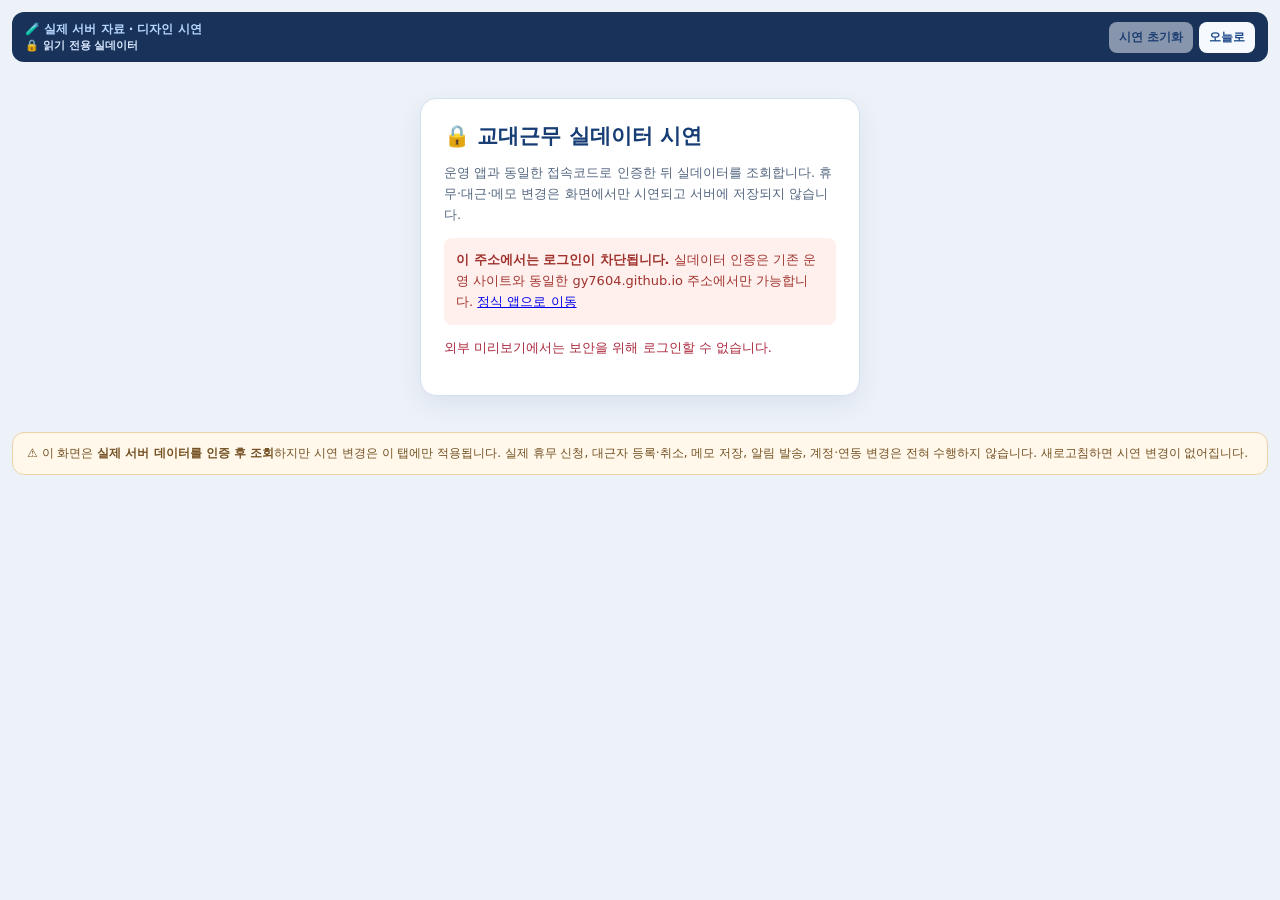
<file: ui-preview/live.html>
<!doctype html><html lang="ko"><head><meta charset="utf-8"><meta name="viewport" content="width=device-width,initial-scale=1,viewport-fit=cover"><meta name="robots" content="noindex,nofollow,noarchive"><meta name="referrer" content="no-referrer"><meta http-equiv="Content-Security-Policy" content="default-src 'none'; connect-src https://lqqjyedfwlqinppcrvjf.supabase.co; style-src 'unsafe-inline'; script-src 'unsafe-inline'; img-src 'self' data:; form-action 'none'; base-uri 'none'; frame-src 'none'"><meta name="theme-color" content="#edf2f8"><title>교대근무 · 실데이터 읽기 전용 테스트</title><style>

    body {
      font-family: 'Malgun Gothic', sans-serif;
      padding: 10px;
      background-color: #e9ecef;
      margin: 0;
      color: #333;
    }

    .card {
      background: white;
      padding: 15px;
      border-radius: 8px;
      box-shadow: 0 4px 6px rgba(0,0,0,0.1);
      margin-bottom: 20px;
    }

    input {
      width: 100%;
      padding: 12px;
      margin: 8px 0 15px 0;
      border: 1px solid #ccc;
      border-radius: 4px;
      box-sizing: border-box;
      font-size: 16px;
    }

    button {
      width: 100%;
      padding: 12px;
      background-color: #007bff;
      color: white;
      border: none;
      border-radius: 4px;
      font-weight: bold;
      cursor: pointer;
      font-size: 15px;
    }

    .btn-small {
      width: auto;
      padding: 6px 12px;
      font-size: 13px;
      margin: 0;
    }

    .cal-wrapper {
      overflow-x: auto;
      padding-bottom: 10px;
    }

    .cal-grid {
      display: grid;
      grid-template-columns: repeat(7, 1fr);
      min-width: 950px;
      border-top: 2px solid #555;
      border-left: 1px solid #ccc;
      background: #fff;
    }

    .cal-header-row {
      display: grid;
      grid-template-columns: repeat(7, 1fr);
      min-width: 950px;
      text-align: center;
      font-weight: bold;
      background: #f8f9fa;
      border-left: 1px solid #ccc;
    }

    .cal-header-cell {
      padding: 8px 0;
      border-right: 1px solid #ccc;
      border-bottom: 1px solid #ccc;
      font-size: 14px;
    }

    .day-cell {
      border-right: 1px solid #ccc;
      border-bottom: 1px solid #ccc;
      display: flex;
      flex-direction: column;
    }

    .day-header-bar {
      display: grid;
      grid-template-columns: calc(50% + 22.5px) calc(50% - 22.5px);
      background: #f1f3f5;
      border-bottom: 1px solid #ddd;
      font-size: 12px;
      font-weight: bold;
      text-align: center;
    }

    /*
     * 아래 실제 행 구조는
     * [조/근무 45px] + [휴무 입력] + [대근 입력]
     * 이므로 헤더도 동일한 열 비율을 사용합니다.
     */
    .day-date-part {
      width: 100%;
      padding: 4px;
      border-right: 1px solid #ddd;
      display: flex;
      align-items: center;
      justify-content: center;
      box-sizing: border-box;
    }

    .day-sub-title {
      width: 100%;
      padding: 4px;
      color: #0056b3;
      background: #e2e8f0;
      display: flex;
      align-items: center;
      justify-content: center;
      box-sizing: border-box;
    }

    .holiday-name {
      font-size: 11px;
      font-weight: normal;
      margin-left: 3px;
      letter-spacing: -0.5px;
    }

    .team-row {
      display: flex;
      min-height: 35px;
      border-bottom: 1px solid #eee;
      font-size: 12px;
    }

    .memo-row {
      border-top: 1px solid #ccc;
      background-color: #fff9c4;
      border-bottom: none;
    }

    .my-team-row {
      background-color: #e6f2ff;
    }

    .cell-shift {
      width: 45px;
      flex-shrink: 0;
      box-sizing: border-box;
      display: flex;
      justify-content: center;
      align-items: center;
      font-weight: bold;
      border-right: 1px solid #eee;
    }

    .cell-name {
      flex: 1 1 0;
      min-width: 0;
      box-sizing: border-box;
      display: flex;
      justify-content: center;
      align-items: center;
      border-right: 1px solid #eee;
      color: #495057;
      position: relative;
    }

    .cell-name:last-child {
      border-right: none;
    }

    .off-request-cell {
      background-color: #ffffff !important;
    }

    .clickable {
      cursor: pointer;
    }

    .clickable:hover {
      background-color: #f1f3f5;
    }

    .has-data {
      font-weight: bold;
      display: flex;
      flex-direction: column;
      align-items: center;
      line-height: 1.2;
    }

    .req-data {
      color: #1e8449;
    }

    .sub-data {
      color: #495057;
      background-color: transparent;
      width: 100%;
      height: 100%;
      justify-content: center;
      display: flex;
      align-items: center;
    }

    .reason-text {
      font-size: 10px;
      color: #888;
      font-weight: normal;
    }

    .suggest-guide {
      color: inherit;
      font-weight: bold;
      font-size: 12px;
    }

    /* 대근칸 바탕은 신청 조, 이름 색은 대근자의 소속 조를 따릅니다. */
    .cell-name.sub-cell-A { background-color: #ffd29a; color: #663300; }
    .cell-name.sub-cell-B { background-color: #dff2df; color: #14532d; }
    .cell-name.sub-cell-C { background-color: #deecff; color: #123e73; }
    .cell-name.sub-cell-D { background-color: #fff2b8; color: #594400; }
    .cell-name.sub-cell-A .suggest-guide { color: #663300; }
    .cell-name.sub-cell-B .suggest-guide { color: #14532d; }
    .cell-name.sub-cell-C .suggest-guide { color: #123e73; }
    .cell-name.sub-cell-D .suggest-guide { color: #594400; }

    .cell-name.req-cell-B:not(.off-request-cell) { background-color: #dcf5ed; }

    /* 소속 조 색상은 휴무와 대근에 동일하게 적용합니다. */
    .has-data.person-team-A { color: #07559b; }
    .has-data.person-team-B { color: #17713b; }
    .has-data.person-team-C { color: #96520a; }
    .has-data.person-team-D { color: #7139a6; }

    .s-day {
      color: #1e8449;
      font-weight: bold;
    }

    .s-night {
      color: #2980b9;
      font-weight: bold;
    }

    .s-off {
      color: #7f8c8d;
    }

    #mainScreen {
      display: none;
    }

/* Personal and super-administrator views */
.audit-icon{width:auto;min-width:40px;min-height:40px;padding:8px;background:transparent;color:#a77800;vertical-align:middle;display:inline-flex;align-items:center;justify-content:center}
.audit-icon:hover{background:#eef2f6}.audit-icon:focus-visible{outline:3px solid #ffb000;outline-offset:2px}
.audit-dialog{border:0;border-radius:10px;padding:0;width:min(760px,calc(100% - 24px));max-height:88vh;color:#333;font-family:inherit;box-shadow:0 18px 60px #0004}
.audit-dialog::backdrop{background:#18253c80}.audit-head{display:flex;align-items:center;justify-content:space-between;gap:10px;padding:16px;border-bottom:1px solid #e2e8f0}.audit-head h2{font-size:18px;margin:0}.audit-body{padding:16px;max-height:calc(88vh - 80px);overflow:auto}.audit-tabs{display:flex;gap:8px;margin-bottom:16px}.audit-tabs button{background:#eef2f6;color:#475569}.audit-tabs .audit-active{background:#007bff;color:white}.audit-filters{display:flex;gap:10px;flex-wrap:wrap}.audit-filters label{font-size:13px;max-width:100%}.audit-filters input,.audit-filters select{width:auto;max-width:100%;padding:9px;font-size:14px;display:block;margin:4px 0}.audit-item{border:1px solid #dce3ec;border-radius:7px;padding:14px;margin-bottom:12px;font-size:14px}.audit-item p{line-height:1.6;margin:8px 0}.audit-between{display:flex;gap:8px;align-items:center;justify-content:space-between;flex-wrap:wrap}.audit-tag{background:#e6f2ff;color:#0061ba;padding:4px 8px;border-radius:16px;font-size:12px}.audit-muted{font-size:12px;color:#64748b;line-height:1.6}.audit-empty{text-align:center;background:#f8fafc;padding:24px;color:#64748b}.audit-secondary{background:#eef2f6;color:#34465c}.audit-diff{display:grid;grid-template-columns:1fr 1fr;gap:10px;margin-top:12px}.audit-diff div{background:#f1f5f9;padding:10px;line-height:1.6;white-space:pre-wrap;overflow-wrap:anywhere}.audit-diff div:last-child{background:#eaf4ff}.audit-diff small{display:block;color:#64748b}.audit-selected{outline:3px solid #ffb000;outline-offset:-3px}.audit-dialog details summary{cursor:pointer;margin-top:12px}body:has(.audit-dialog[open]){overflow:hidden}
@media(max-width:600px){.audit-diff{grid-template-columns:1fr}.audit-head,.audit-body{padding:12px}}

  
.app-topbar{position:sticky;top:env(safe-area-inset-top,0px);z-index:100;background:#fff;display:grid;grid-template-columns:minmax(0,1fr) auto minmax(0,1fr);align-items:center;gap:8px;padding:10px!important;margin-bottom:8px!important}
.app-identity{display:flex;align-items:center;gap:6px;flex-wrap:wrap;min-width:0}
.app-identity h2{margin:0;font-size:16px}
.app-identity .btn-small{font-size:12px;padding:6px 8px;white-space:nowrap}
.app-month{display:flex;align-items:center;justify-content:center;gap:6px}
.app-month button{width:auto;margin:0;background:#e9ecef;color:#222;padding:6px 8px}
#currentMonthStr{background:transparent;font-size:18px;font-weight:bold;text-decoration:underline;text-underline-offset:4px;white-space:nowrap}
.app-actions{display:flex;justify-content:flex-end;gap:5px;flex-wrap:wrap}
.app-actions button{font-size:0!important;width:34px;min-height:32px;padding:5px!important;margin:0}
.app-actions button::before{content:attr(data-icon);font-size:16px}
.app-guide{display:grid;grid-template-columns:1fr 1fr;gap:12px;padding:10px!important;margin-bottom:8px!important;font-size:12px;line-height:1.5}
.app-guide>div+div{border-left:1px solid #ddd;padding-left:12px}
.app-calendar{padding:8px!important}
@media(max-width:700px){.app-topbar{grid-template-columns:1fr auto}.app-identity h2{font-size:14px}.app-month{grid-column:1 / -1;grid-row:2}.app-guide{font-size:11px;gap:8px}.app-guide>div+div{padding-left:8px}}

.memo-row .cell-name{white-space:pre-wrap;overflow-wrap:anywhere;line-height:1.35;padding-top:6px!important;padding-bottom:6px!important}


/* Inset border stays visible without changing calendar column widths. */
.day-cell.is-today{position:relative;box-shadow:inset 0 0 0 3px #005fcc;scroll-margin-top:160px;}
.day-cell.is-today::after{content:"";position:absolute;inset:0;border:3px solid #005fcc;pointer-events:none;z-index:2;}
.day-cell.is-today .day-header-bar{background:#deedff;}


/* October 2026 subtle classic UI refinement. Purely visual; no layout redesign. */
#mainScreen{display:block}
:root{--ui-surface:#fff;--ui-slate:#edf2f8;--ui-border:#dce5f1;--ui-text:#203147;--ui-blue:#2268ce;--ui-ring:#2569ce}
*{box-sizing:border-box}
body{background:#edf2f8;color:var(--ui-text);font-family:system-ui,-apple-system,"Apple SD Gothic Neo","Malgun Gothic",sans-serif;padding:12px}
button,input,select{font-family:inherit}
button{transition:background-color .16s ease,filter .16s ease,transform .16s ease,box-shadow .16s ease}
button:active{transform:scale(.965)}
button:focus-visible,input:focus-visible{outline:3px solid #73a2eb;outline-offset:2px}
.card{border-radius:15px;border:1px solid var(--ui-border);box-shadow:0 5px 18px rgba(28,58,96,.055);margin-bottom:10px}
#mainScreen{display:block;max-width:1480px;margin:0 auto}
.app-topbar{background:linear-gradient(135deg,#fff,#f8fbff);border:1px solid #cdddf0;box-shadow:0 7px 21px rgba(37,87,160,.10);border-radius:15px;top:10px;gap:9px;padding:12px 14px!important}
.app-identity h2{font-weight:850;color:#1b3456;letter-spacing:-.025em}
.app-identity #personalTools .btn-small{background:#edf4ff;color:#2557a0;border:1px solid #cadcf5;border-radius:9px;font-weight:750}
.app-month{background:#f1f6fd;border:1px solid #dde9fa;border-radius:12px;padding:4px 5px}
.app-month button{border-radius:9px;background:#fff;color:#245aaf;font-size:15px;font-weight:800}
#currentMonthStr{background:transparent;color:#1e3f78;font-size:18px;text-decoration:none}
.app-actions button{width:37px;min-height:37px;border-radius:10px;border:1px solid #ffffff26;box-shadow:0 2px 5px rgba(22,37,65,.08)}
.app-actions button:hover{filter:brightness(1.07);box-shadow:0 4px 11px rgba(32,67,126,.18)}
.app-actions button::before{font-size:17px}
.app-calendar{background:var(--ui-surface);padding:10px!important;border-radius:14px}
.cal-wrapper{border-radius:11px;scrollbar-color:#b5c8e4 transparent;scrollbar-width:thin;overscroll-behavior-x:contain}
.cal-grid{border-top:2px solid #6687b8;border-left-color:#d5dfec;background:#fff}
.cal-header-row{background:#eef4fb;border-left-color:#d5dfec}
.cal-header-cell{background:linear-gradient(#f7faff,#eaf1fa);color:#364e70;border-right:1px solid #d7e2ef;border-bottom:1px solid #d7e2ef;font-size:13px;letter-spacing:-.02em;line-height:1.65}
.day-cell{border-color:#d9e1ed}
.day-header-bar{background:#eef3f9;color:#2a4565;border-bottom-color:#d8e3f0}
.day-date-part{font-weight:850}
.day-sub-title{background:#e5eefc;color:#2d5fa7;font-weight:800}
.team-row{min-height:37px;border-bottom-color:#e7edf4}
.cell-shift{font-weight:850;border-right-color:#dce6f2}
.cell-name{border-right-color:#e3eaf4}
.my-team-row{background:#eaf3ff}
.cell-name.sub-cell-A{background:#ffd7a7}
.cell-name.sub-cell-B{background:#dff2df}
.cell-name.sub-cell-C{background:#deecff}
.cell-name.sub-cell-D{background:#fff2b8}
.day-cell.is-today{box-shadow:inset 0 0 0 3px var(--ui-ring);scroll-margin-top:148px}
.day-cell.is-today::after{border:3px solid var(--ui-ring);border-radius:2px}
.day-cell.is-today .day-header-bar{background:#daeafa;color:#153b80}
.day-cell.is-today .day-date-part{background:#d7e8ff}
.memo-row{background:#fff8d7}
.cell-name.clickable{transition:background-color .13s ease,box-shadow .13s ease}
.cell-name.clickable:hover{background-color:#e4efff!important;box-shadow:inset 0 0 0 1px #9dc0f2}
.cell-name.clickable:active{background-color:#d2e5ff!important}
.audit-dialog,dialog{border-radius:17px;box-shadow:0 25px 70px #2036583e}
.audit-head{background:#f4f7fc}
.preview-ribbon{display:flex;justify-content:space-between;align-items:center;gap:10px;max-width:1480px;margin:0 auto 10px;background:#18325a;color:#fff;border-radius:12px;padding:9px 13px;font-size:12px;font-weight:700}
.preview-ribbon strong{color:#b7d7ff}
.preview-ribbon button{width:auto;min-height:31px;padding:5px 10px;border-radius:8px;color:#214c8a;background:#f6faff;font-size:12px}
.preview-note{max-width:1480px;margin:8px auto;padding:11px 14px;border:1px solid #d1e2f8;border-radius:12px;background:#f8fbff;color:#37587c;font-size:12px;line-height:1.6}
.preview-fade .app-calendar{animation:subtleReveal .22s ease both}
@keyframes subtleReveal{from{opacity:.75;transform:translateY(3px)}to{opacity:1;transform:none}}
@media(max-width:700px){
 body{padding:8px}
 .app-topbar{top:5px;padding:9px!important;gap:8px}
 .app-identity h2{font-size:14px}
 .app-actions{gap:4px}
 .app-actions button{width:34px;min-height:34px;padding:5px!important}
 .app-month{padding:3px 5px}
 #currentMonthStr{font-size:17px}
 .app-calendar{padding:5px!important}
 .preview-ribbon{font-size:11px;padding:8px 9px}
 .preview-ribbon button{padding:4px 7px;font-size:11px}
}
@media(prefers-reduced-motion:reduce){*,*::after,*::before{animation:none!important;transition:none!important;scroll-behavior:auto!important}}

/* Authenticated read-only preview, same screen organization as production */
#mainScreen{display:none}
#previewLogin{max-width:440px;margin:36px auto;padding:23px;background:#fff;border:1px solid #d4e0ef;border-radius:16px;box-shadow:0 9px 25px #22487a16}
#previewLogin h2{margin:0;font-size:21px;color:#173d75}
#previewLogin p{font-size:13px;line-height:1.6;color:#536680}
#previewCode{font-size:19px;text-align:center;letter-spacing:2px;border-radius:10px}
#simulationFlag{display:block;color:#d9e8ff;font-size:11px}
#previewMessage{font-size:12px;line-height:1.5}
#resetDemoButton:disabled{opacity:.5;cursor:not-allowed}
#personalPreviewDialog{max-width:600px;width:calc(100% - 40px);padding:20px}
.preview-note{background:#fff8eb;border-color:#ebd3a9;color:#745022}
</style></head><body>
<div class="preview-ribbon"><div>🧪 <strong>실제 서버 자료 · 디자인 시연</strong><span id="simulationFlag"></span></div><div style="display:flex;gap:6px"><button id="resetDemoButton" disabled onclick="resetDemo()">시연 초기화</button><button onclick="goToToday()">오늘로</button></div></div>
<div id="previewLogin"><h2>🔒 교대근무 실데이터 시연</h2><p>운영 앱과 동일한 접속코드로 인증한 뒤 실데이터를 조회합니다. 휴무·대근·메모 변경은 화면에서만 시연되고 서버에 저장되지 않습니다.</p>
<form id="previewForm" autocomplete="off"><label for="previewCode">기존 접속코드</label><input id="previewCode" type="password" autocomplete="off" inputmode="numeric" maxlength="200" required placeholder="접속코드 입력"><button type="submit" id="previewSubmit">로그인 후 실제 근무표 보기</button></form>
<p id="originBlock" hidden style="background:#fff0ed;color:#a0322e;padding:12px;border-radius:8px"><strong>이 주소에서는 로그인이 차단됩니다.</strong> 실데이터 인증은 기존 운영 사이트와 동일한 gy7604.github.io 주소에서만 가능합니다. <a href="https://gy7604.github.io/index.html" rel="noopener noreferrer">정식 앱으로 이동</a></p>
<p id="previewMessage" role="status" aria-live="polite"></p></div>
<div id="mainScreen">

<div class="card app-topbar">
 <div class="app-identity"><h2 id="welcomeMsg">환영합니다!</h2><div id="personalTools" hidden><button class="btn-small" onclick="openPersonalView()" title="내 연차·대근 모아보기">☷ 내 연차·대근 모아보기</button></div></div>
 <div class="app-month"><button class="btn-small" onclick="changeMonth(-1)" aria-label="이전 달">◀</button><button id="currentMonthStr" onclick="goToMonth()" title="원하는 년월로 이동">2026년 10월</button><button class="btn-small" onclick="changeMonth(1)" aria-label="다음 달">▶</button></div>
 <div class="app-actions"><button id="scheduleShareButton" hidden type="button" data-icon="🔗" class="btn-small" style="display:none;background:#355a78" onclick="openScheduleShare()" title="배우자용 열람 공유">배우자용 열람 공유</button><button id="wakeAlarmPilotButton" hidden type="button" data-icon="⏰" title="기상 알람 연결" onclick="openWakeAlarmDialog()" class="btn-small" style="background:#355a78;display:none;">기상 알람 연결</button><button id="passkeyRegisterButton" type="button" hidden data-icon="🔐" title="지문·얼굴 인식 등록" onclick="registerPasskey()" class="btn-small" style="background:#355a78;">지문·얼굴 인식 등록</button><button
            id="androidInstallButton" data-icon="📱" title="Android 앱 설치"
            onclick="installAndroidApp()"
            class="btn-small"
            style="background-color: #007bff; display: none;"
          >
            📱 Android 앱 설치
          </button>

          <button
            id="iphoneInstallButton" data-icon="🍎" title="iPhone 설치 방법"
            onclick="showIphoneInstallGuide()"
            class="btn-small"
            style="background-color: #6f42c1;"
          >
            🍎 iPhone 설치 방법
          </button>

          <button
            id="notificationButton" data-icon="🔔" title="알림 설정"
            onclick="enableNotifications()"
            class="btn-small"
            style="background-color: #28a745;"
          >
            🔔 알림 설정
          </button>

          <button id="disableNotificationButton" type="button" hidden data-icon="🔕" title="이 기기 알림 끄기" aria-label="이 기기 알림 끄기" class="btn-small" style="background-color:#b42332;" onclick="disableNotifications()">이 기기 알림 끄기</button>

          <button
            data-icon="🔑" title="접속 코드 변경" onclick="changePersonalCode()"
            class="btn-small"
            style="background-color: #17a2b8;"
          >
            접속 코드 변경
          </button>

          <button
            data-icon="🚪" title="로그아웃" onclick="logout()"
            class="btn-small"
            style="background-color: #6c757d;"
          >
            로그아웃
          </button>
        </div>
</div>
<div class="card" style="padding:10px 14px;">
  <button type="button" class="btn-small" style="width:auto;" onclick="document.getElementById('appGuideDialog').showModal()">📖 이용 가이드</button>
</div>
<dialog id="appGuideDialog" aria-labelledby="appGuideTitle" style="width:min(90vw,600px);box-sizing:border-box;max-height:85vh;overflow:auto;border:0;border-radius:14px;padding:20px;">
  <h2 id="appGuideTitle" style="margin:0 0 14px;font-size:20px;">이용 가이드</h2>
  <div class="app-guide"><div><strong>휴무·추가 지원 신청 안내</strong><br>
      사유에 <strong>정수</strong>가 포함되면 이름 대신 <strong>정수 지원</strong>으로 표시됩니다.<br>
      <strong>정수</strong> 없이 <strong>지원</strong>이 포함되면 <strong>지원</strong>으로 표시됩니다.<br>
      예: 정수, 정수지원, 정수 지원 → 정수 지원 · 지원 → 지원<br>
      해당 신청은 추가 지원으로 등록되며, 일반 휴무는 기존처럼 이름과 사유가 표시됩니다.
    </div><div>  🔔 <strong>휴무 등록 알림:</strong>
  휴무를 등록하면 <strong>휴무 신청 조와 해당 날짜의 대근조</strong> 직원에게 알림이 발송됩니다.<br>

  🔔 <strong>대근 등록 알림:</strong>
  대근이 등록되면 <strong>휴무 신청 조와 대근조</strong> 직원에게 알림이 발송됩니다.<br>

  📌 <strong>예시:</strong>
  B조 홍길동님이 10월 18일 주간 휴무 신청 →
  <strong>B조 + 대근조(A조)</strong>에 알림 발송,
  C조·D조에는 알림이 발송되지 않습니다.<br>

  🔔 <strong>주임 근태 알림:</strong> 임병철(A조)·백승학(B조)·김철종(C조)·주영훈(D조)의 근태 관련 알림은 일반 반원에게 발송되지 않습니다. 주임의 기존 수신 범위는 유지됩니다.<br><br>
  💡 <strong>달력 이동:</strong>
  가운데 표시된 <strong>년·월을 클릭</strong>하면 원하는 년·월로 바로 이동할 수 있습니다.

      </div></div>

  <form method="dialog"><button type="submit" autofocus style="margin-top:16px;">닫기</button></form>
</dialog>
<div id="calendarConnectionNotice" class="card" hidden role="status"><span id="calendarConnectionText"></span> <button class="btn-small" onclick="loadData()">다시 시도</button></div>
<div class="card app-calendar">
      <div class="cal-wrapper">

        <div class="cal-header-row">

          <div class="cal-header-cell"
               style="color: red;">
            일
          </div>

          <div class="cal-header-cell">월</div>
          <div class="cal-header-cell">화</div>
          <div class="cal-header-cell">수</div>
          <div class="cal-header-cell">목</div>
          <div class="cal-header-cell">금</div>

          <div class="cal-header-cell"
               style="color: blue;">
            토
          </div>

        </div>

        <div id="calendarGrid"
             class="cal-grid"></div>

      </div>

    </div>

  </div>
<div class="preview-note">⚠️ 이 화면은 <b>실제 서버 데이터를 인증 후 조회</b>하지만 시연 변경은 이 탭에만 적용됩니다. 실제 휴무 신청, 대근자 등록·취소, 메모 저장, 알림 발송, 계정·연동 변경은 전혀 수행하지 않습니다. 새로고침하면 시연 변경이 없어집니다.</div>
<dialog id="personalPreviewDialog" aria-label="실제 내 연차·대근 목록"><h2 style="font-size:18px">내 연차·대근 · 실데이터 조회</h2><div id="personalPreviewContent" style="max-height:60vh;overflow:auto"></div><button onclick="document.getElementById('personalPreviewDialog').close()">닫기</button></dialog><dialog id="monthPickerDialog" style="padding:20px;max-width:380px;width:calc(100% - 32px)"><h2 style="font-size:18px;margin:0 0 10px">년·월 이동</h2><input type="month" id="monthChoice" style="width:100%" min="2024-01" max="2035-12"><div style="display:flex;gap:10px"><button class="btn-small" onclick="applyMonth()">이동</button><button class="btn-small" style="background:#64748b" onclick="document.getElementById('monthPickerDialog').close()">취소</button></div></dialog>
<dialog id="demoActionDialog" style="padding:22px;max-width:400px;width:calc(100% - 32px)"><h2 id="demoActionTitle" style="font-size:18px;margin:0 0 12px"></h2><p style="font-size:13px;line-height:1.65;color:#526477">기존 기능의 버튼 위치와 디자인만 확인하는 테스트입니다. 실제 서버에 연결하거나 데이터를 변경하지 않습니다.</p><button onclick="document.getElementById('demoActionDialog').close()">확인</button></dialog>
<script>

"use strict";
// Only session login and authenticated reads are ever sent to production.
// Editing functions modify in-memory arrays and are discarded on reload.
const SITE_ORIGIN="https://gy7604.github.io";
const API_URL="https://lqqjyedfwlqinppcrvjf.supabase.co/functions/v1/app-session";
let currentUser=null,sessionToken="",currentYear=Number(calendarTodayKey().slice(0,4)),currentMonth=Number(calendarTodayKey().slice(5,7))-1;
let requestsData=[],memosData=[],serverSnapshot={requests:[],memos:[]},simulated=0,serial=0,readId=0,expireTimer=null;
const siteAllowed=()=>location.origin===SITE_ORIGIN&&location.pathname==="/ui-preview/live.html"&&window===window.top;
const deepCopy=x=>JSON.parse(JSON.stringify(x));
function message(v,warning=false){let el=document.getElementById("previewMessage");el.textContent=v;el.style.color=warning?"#ab273b":"#335a8b"}
async function call(action,body={}){
 if(!siteAllowed()||!["login","calendar_read","personal_read"].includes(action))throw Error("허용되지 않은 요청입니다.");
 const headers={"Content-Type":"text/plain;charset=UTF-8"};
 if(action!=="login"){if(!/^[a-f0-9]{64}$/.test(sessionToken))throw Error("다시 로그인해 주세요.");headers["x-app-session"]=sessionToken;}
 const ctrl=new AbortController(),timer=setTimeout(()=>ctrl.abort(),15000);
 try{
  const r=await fetch(API_URL,{method:"POST",headers,mode:"cors",credentials:"omit",cache:"no-store",referrerPolicy:"no-referrer",body:JSON.stringify({action,...body}),signal:ctrl.signal});
  const data=await r.json();
  if(!r.ok||!data?.success)throw Error(data?.message||"요청 실패");
  return data;
 }catch(err){if(err.name==="AbortError"||err instanceof TypeError)throw Error("통신 오류 또는 허용되지 않은 접속 주소입니다.");throw err;}
 finally{clearTimeout(timer)}
}
function showMain(){
 document.getElementById("previewLogin").hidden=true;
 document.getElementById("mainScreen").style.display="block";
 document.getElementById("welcomeMsg").textContent="["+currentUser.team+"조] "+currentUser.name+" 님";
 document.getElementById("personalTools").hidden=currentUser.role==="admin";
 for(const id of ["scheduleShareButton","wakeAlarmPilotButton"]){const e=document.getElementById(id);e.hidden=false;e.style.display="";}
}
async function loginPreview(e){
 e.preventDefault();if(!siteAllowed())return;
 const input=document.getElementById("previewCode"),code=input.value.trim(),button=document.getElementById("previewSubmit");
 if(!code)return message("접속코드를 입력해 주세요.",true);
 button.disabled=true;message("서버 계정 확인 중…");
 try{
  const data=await call("login",{code});input.value="";
  if(data.requires_code_upgrade)return message("정식 앱에서 접속코드를 변경한 후 다시 로그인해 주세요.",true);
  if(!/^[a-f0-9]{64}$/.test(data.token||"")||!data.user?.is_active)throw Error("로그인 세션을 확인할 수 없습니다.");
  sessionToken=data.token;currentUser={id:data.user.id,name:data.user.name,team:data.user.team,role:data.user.role,is_active:data.user.is_active};
  const expires=Date.parse(data.expires_at||"");
  if(Number.isFinite(expires)){expireTimer=setTimeout(()=>{logout();message("세션이 만료되어 로그아웃했습니다.",true)},Math.max(0,expires-Date.now()));}
  showMain();await loadData();
 }catch(err){input.value="";message(err.message,true)}
 finally{button.disabled=false}
}
function logout(){
 readId++;sessionToken="";currentUser=null;requestsData=[];memosData=[];serverSnapshot={requests:[],memos:[]};simulated=0;
 if(expireTimer)clearTimeout(expireTimer);expireTimer=null;
 document.getElementById("calendarGrid").replaceChildren();
 document.getElementById("mainScreen").style.display="none";
 document.getElementById("previewLogin").hidden=false;
 document.getElementById("previewCode").value="";
 showChanged();message("로그아웃되었습니다. 서버 자료는 변경되지 않았습니다.");
}
function ranges(){
 const start=new Date(currentYear,currentMonth,1),end=new Date(currentYear,currentMonth+1,1),last=new Date(currentYear,currentMonth+1,0);
 const left=new Date(start);left.setDate(left.getDate()-left.getDay());
 const right=new Date(last);right.setDate(right.getDate()-right.getDay()+7);
 const result=[{start_date:localDateKey(start),end_date:localDateKey(end)}];
 if(left<start)result.push({start_date:localDateKey(left),end_date:localDateKey(start)});
 if(right>end)result.push({start_date:localDateKey(end),end_date:localDateKey(right)});
 return result;
}
function connection(text){
 document.getElementById("calendarConnectionNotice").hidden=!text;
 document.getElementById("calendarConnectionText").textContent=text||"";
}
async function loadData(){
 if(!currentUser||!sessionToken)return;
 const request=++readId,token=sessionToken;
 connection("정식 서버의 근무표를 조회 중입니다…");
 try{
  const results=await Promise.all(ranges().map(range=>call("calendar_read",range)));
  if(request!==readId||token!==sessionToken)return;
  const rs=results.flatMap(x=>x.requests||[]),ms=results.flatMap(x=>x.memos||[]);
  requestsData=[...new Map(rs.map(x=>[String(x.id),x])).values()];
  memosData=[...new Map(ms.map(x=>[String(x.id),x])).values()];
  serverSnapshot=deepCopy({requests:requestsData,memos:memosData});simulated=0;showChanged();
  renderCalendar();connection("");
  message("실제 서버에서 "+currentYear+"년 "+(currentMonth+1)+"월 근무표를 조회했습니다. 휴무·지원 "+requestsData.length+"건, 메모 "+memosData.length+"건.");
 }catch(err){if(request!==readId)return;connection("조회 실패: "+err.message);message("실제 데이터 조회에 실패했습니다.",true);}
}
function changeMonth(step){const d=new Date(currentYear,currentMonth+step,1);currentYear=d.getFullYear();currentMonth=d.getMonth();loadData();}
function goToToday(){const s=calendarTodayKey();currentYear=Number(s.slice(0,4));currentMonth=Number(s.slice(5,7))-1;loadData();}
function goToMonth(){document.getElementById("monthChoice").value=currentYear+"-"+String(currentMonth+1).padStart(2,"0");document.getElementById("monthPickerDialog").showModal();}
function applyMonth(){const m=/^(\d{4})-(0[1-9]|1[0-2])$/.exec(document.getElementById("monthChoice").value);if(m){currentYear=Number(m[1]);currentMonth=Number(m[2])-1;loadData();}document.getElementById("monthPickerDialog").close();}
function isSuperAdmin(){return currentUser?.role==="admin"}
function isTeamAdmin(){return currentUser?.role==="team_admin"}
function isOwnRequest(req){return !!currentUser&&(req.requested_by_id!=null?String(req.requested_by_id)===String(currentUser.id):req.requested_by===currentUser.name)}
function canRequestOff(){return !!currentUser?.is_active&&["user","admin"].includes(currentUser.role)}
function canRegisterSubstitution(team){
 if(!currentUser?.is_active)return false;
 if(isSuperAdmin())return true;
 if(isTeamAdmin())return ["A","D"].includes(currentUser.team)?["B","C"].includes(team):["B","C"].includes(currentUser.team)&&["A","D"].includes(team);
 return currentUser.role==="user"&&currentUser.team!==team;
}
function showChanged(){
 document.getElementById("simulationFlag").textContent=simulated?"🟠 시연 변경 "+simulated+"건 · 서버 미저장":"🔒 읽기 전용 실데이터";
 document.getElementById("resetDemoButton").disabled=!simulated;
}
function touched(){simulated++;renderCalendar();showChanged();message("시연 화면만 변경했습니다. 서버 기록은 그대로입니다.")}
function resetDemo(){if(!currentUser||!simulated)return;const backup=deepCopy(serverSnapshot);requestsData=backup.requests;memosData=backup.memos;simulated=0;renderCalendar();showChanged();message("시연 변경 초기화 완료 · 원본 화면으로 복구했습니다.")}
function requestOff(date,shift,team){
 const reason=window.prompt("휴무 사유를 입력하세요. [시연 전용·실제 등록 안 됨]","연차");if(reason===null||!reason.trim())return;
 requestsData.push({id:"demo-"+(++serial),team,shift_date:date,reason:reason.trim().slice(0,150),request_kind:"off",requested_by:currentUser.name,requested_by_id:currentUser.id,filled_by:null,helper_team:null});touched();
}
function deleteRequest(id){
 if(!window.confirm("이 신청을 화면에서만 제거할까요? 서버에서는 삭제되지 않습니다."))return;
 requestsData=requestsData.filter(r=>String(r.id)!==String(id));touched();
}
function acceptRequest(id){
 const name=window.prompt("대근자를 입력하세요. [시연 전용·실제 등록 안 됨]",currentUser.name);
 if(!name||!name.trim())return;
 const r=requestsData.find(x=>String(x.id)===String(id));if(!r)return;
 r.filled_by=name.trim().slice(0,100);r.helper_team=currentUser.team;touched();
}
function cancelSub(id){
 if(!window.confirm("대근을 화면에서만 취소할까요? 서버에서는 취소되지 않습니다."))return;
 const r=requestsData.find(x=>String(x.id)===String(id));if(!r)return;
 r.filled_by=null;r.helper_team=null;touched();
}
function editMemo(date,id,team){
 const item=memosData.find(m=>String(m.id)===String(id));
 const memo=window.prompt("메모를 입력하세요. [시연 전용·서버 저장 안 됨]",item?.memo||"");
 if(memo===null)return;
 if(item)item.memo=memo.slice(0,500);
 else if(memo.trim())memosData.push({id:"demo-memo-"+(++serial),date,memo:memo.trim().slice(0,500),owner_team:team||currentUser.team});
 touched();
}
function demoAction(title){document.getElementById("demoActionTitle").textContent=title;document.getElementById("demoActionDialog").showModal()}
function enableNotifications(){demoAction("푸시 알림 등록은 차단했습니다. 기존 구독은 변경되지 않습니다.")}
function disableNotifications(){demoAction("알림 구독 삭제는 차단했습니다.")}
function changePersonalCode(){demoAction("접속코드 변경은 테스트에서 차단했습니다.")}
function registerPasskey(){demoAction("생체인증 등록은 테스트에서 차단했습니다.")}
function openScheduleShare(){demoAction("일정 공유 링크 변경은 테스트에서 차단했습니다.")}
function openWakeAlarmDialog(){demoAction("기상알람 연결·해제는 테스트에서 차단했습니다.")}
function showIphoneInstallGuide(){demoAction("PWA 재설치는 테스트에서 차단했습니다.")}
function installAndroidApp(){demoAction("앱 설치는 테스트에서 차단했습니다.")}
async function openPersonalView(){
 const dialog=document.getElementById("personalPreviewDialog"),area=document.getElementById("personalPreviewContent");
 dialog.showModal();area.textContent="내 연차·대근을 실제 서버에서 불러오는 중입니다…";
 try{
  const result=await call("personal_read",{scope:"upcoming",offset:0});
  if(!dialog.open)return;
  const rows=(result.rows||[]).filter(r=>r.is_my_request||r.is_my_helper);
  area.replaceChildren();
  if(!rows.length){area.textContent="조회된 일정이 없습니다.";return;}
  for(const r of rows){
   const div=document.createElement("div");div.className="audit-item";
   const title=document.createElement("strong");title.textContent=(r.shift_date||"")+" · "+(r.team||"")+"조 / "+(r.shift_type||"");
   const body=document.createElement("p");body.textContent=(r.is_my_request?"내 휴무":"내 대근")+" · "+(r.reason||"사유 없음")+" · 대근자: "+(r.filled_by||"미정");
   div.append(title,body);area.append(div);
  }
  if(result.has_more)area.append("※ 첫 페이지의 내역만 표시합니다.");
 }catch(err){area.textContent="조회 실패: "+err.message;}
}
function initPreview(){
 if(siteAllowed()){document.getElementById("previewForm").addEventListener("submit",loginPreview);message("기존 접속코드로 로그인하면 실제 서버 자료를 조회합니다.")}
 else{document.getElementById("previewForm").hidden=true;document.getElementById("originBlock").hidden=false;message("외부 미리보기에서는 보안을 위해 로그인할 수 없습니다.",true)}
 showChanged();
}

function calendarTodayKey(now=new Date()) {
  return new Intl.DateTimeFormat('sv-SE',{timeZone:'Asia/Seoul',year:'numeric',month:'2-digit',day:'2-digit'}).format(now);
}
// Memo slots are shared by all seven dates in a week; each team owns its own slot.
function memoSlotKey(m){return m.owner_team?'team:'+m.owner_team:'legacy:'+String(m.id);}
function memoSlotsForWeek(date,data){
  const start=weekStart(date),end=new Date(start);end.setDate(end.getDate()+7);
  const from=localDateKey(start),until=localDateKey(end),slots=new Map();
  for(const m of data.filter(m=>m.date>=from&&m.date<until).sort((a,b)=>String(a.id).padStart(24,'0').localeCompare(String(b.id).padStart(24,'0')))){
    const key=memoSlotKey(m);if(!slots.has(key))slots.set(key,{key,team:m.owner_team||null});
  }
  return slots.size?[...slots.values()]:[{key:'empty',team:null}];
}

  let HOLIDAYS = {

    "2026-01-01": "신정",

    "2026-02-16": "설연휴",
    "2026-02-17": "설날",
    "2026-02-18": "설연휴",

    "2026-03-01": "3·1절",

    "2026-05-05": "어린이날",
    "2026-05-24": "부처님오신날",
    "2026-06-06": "현충일",

    "2026-08-15": "광복절",

    "2026-09-24": "추석연휴",
    "2026-09-25": "추석",
    "2026-09-26": "추석연휴",

    "2026-10-03": "개천절",
    "2026-10-09": "한글날",
    "2026-12-25": "성탄절",

    "2027-01-01": "신정",

    "2027-02-06": "설연휴",
    "2027-02-07": "설날",
    "2027-02-08": "설연휴",
    "2027-02-09": "대체휴무",

    "2027-03-01": "3·1절",
    "2027-05-05": "어린이날",
    "2027-05-13": "부처님오신날",
    "2027-06-06": "현충일",

    "2027-08-15": "광복절",

    "2027-09-14": "추석연휴",
    "2027-09-15": "추석",
    "2027-09-16": "추석연휴",

    "2027-10-03": "개천절",
    "2027-10-09": "한글날",
    "2027-12-25": "성탄절"

  };


  /*
   * 공공데이터포털에 아직 공식 일정이 없는 먼 미래 연도용 예비 음력 날짜입니다.
   * 공식 API 자료가 있으면 그 자료를 먼저 사용합니다.
   */
  const PLANNED_LUNAR_DATES = {
    2028: { newYear: '2028-01-27', buddha: '2028-05-02', chuseok: '2028-10-03' },
    2029: { newYear: '2029-02-13', buddha: '2029-05-20', chuseok: '2029-09-22' },
    2030: { newYear: '2030-02-03', buddha: '2030-05-09', chuseok: '2030-09-12' },
    2031: { newYear: '2031-01-23', buddha: '2031-05-28', chuseok: '2031-10-01' },
    2032: { newYear: '2032-02-11', buddha: '2032-05-16', chuseok: '2032-09-19' },
    2033: { newYear: '2033-01-31', buddha: '2033-05-06', chuseok: '2033-09-08' },
    2034: { newYear: '2034-02-19', buddha: '2034-05-25', chuseok: '2034-09-27' },
    2035: { newYear: '2035-02-08', buddha: '2035-05-15', chuseok: '2035-09-16' },
    2036: { newYear: '2036-01-28', buddha: '2036-05-03', chuseok: '2036-10-04' },
    2037: { newYear: '2037-02-15', buddha: '2037-05-22', chuseok: '2037-09-24' },
    2038: { newYear: '2038-02-04', buddha: '2038-05-11', chuseok: '2038-09-13' },
    2039: { newYear: '2039-01-24', buddha: '2039-04-30', chuseok: '2039-10-02' },
    2040: { newYear: '2040-02-12', buddha: '2040-05-18', chuseok: '2040-09-21' },
    2041: { newYear: '2041-02-01', buddha: '2041-05-07', chuseok: '2041-09-10' },
    2042: { newYear: '2042-01-22', buddha: '2042-05-26', chuseok: '2042-09-28' },
    2043: { newYear: '2043-02-10', buddha: '2043-05-16', chuseok: '2043-09-17' },
    2044: { newYear: '2044-01-30', buddha: '2044-05-05', chuseok: '2044-10-05' },
    2045: { newYear: '2045-02-17', buddha: '2045-05-24', chuseok: '2045-09-25' },
    2046: { newYear: '2046-02-06', buddha: '2046-05-13', chuseok: '2046-09-15' },
    2047: { newYear: '2047-01-26', buddha: '2047-05-02', chuseok: '2047-10-04' },
    2048: { newYear: '2048-02-14', buddha: '2048-05-20', chuseok: '2048-09-22' },
    2049: { newYear: '2049-02-02', buddha: '2049-05-09', chuseok: '2049-09-11' },
    2050: { newYear: '2050-01-23', buddha: '2050-05-28', chuseok: '2050-09-30' }
  };


  /*
   * ==========================================
   * 전역 변수
   * ==========================================
   */


  const PATTERN = [
    '주간',
    '주간',
    '휴무',
    '휴무',
    '야간',
    '야간',
    '휴무',
    '휴무'
  ];


  const TEAM_OFFSET = {

    'A': 0,
    'C': 2,
    'D': 4,
    'B': 6

  };


  const BASE_DATE =
    new Date('2026-09-30T00:00:00');


  const TEAMS = [
    'A',
    'B',
    'C',
    'D'
  ];


  /*
   * ==========================================
   * 권한 함수
   * ==========================================
   */

  // 슈퍼관리자

  function plusDays(dateStr, days) {

    const date = new Date(`${dateStr}T00:00:00Z`);

    date.setUTCDate(
      date.getUTCDate() + days
    );

    return date
      .toISOString()
      .slice(0, 10);

  }


  function getUtcDay(dateStr) {

    return new Date(
      `${dateStr}T00:00:00Z`
    ).getUTCDay();

  }


  function addPlannedHolidays(year) {

    const holidays = [];

    const addHoliday = (date, name, canSubstitute) => {

      holidays.push({
        date,
        name,
        canSubstitute
      });

    };


    [
      ['01-01', '신정', false],
      ['03-01', '3·1절', true],
      ['05-05', '어린이날', true],
      ['06-06', '현충일', false],
      ['08-15', '광복절', true],
      ['10-03', '개천절', true],
      ['10-09', '한글날', true],
      ['12-25', '성탄절', true]
    ].forEach(([monthDay, name, canSubstitute]) => {

      addHoliday(
        `${year}-${monthDay}`,
        name,
        canSubstitute
      );

    });


    const lunar =
      PLANNED_LUNAR_DATES[year];


    if (lunar) {

      [-1, 0, 1].forEach(offset => {

        const date = plusDays(
          lunar.newYear,
          offset
        );

        addHoliday(
          date,
          offset === 0 ? '설날' : '설연휴',
          true
        );

      });


      addHoliday(
        lunar.buddha,
        '부처님오신날',
        true
      );


      [-1, 0, 1].forEach(offset => {

        const date = plusDays(
          lunar.chuseok,
          offset
        );

        addHoliday(
          date,
          offset === 0 ? '추석' : '추석연휴',
          true
        );

      });

    }


    const dates = new Set(
      holidays.map(holiday => holiday.date)
    );

    const duplicateDates =
      holidays.reduce((counts, holiday) => {

        counts[holiday.date] =
          (counts[holiday.date] || 0) + 1;

        return counts;

      }, {});


    holidays.forEach(holiday => {

      HOLIDAYS[holiday.date] =
        HOLIDAYS[holiday.date] ||
        holiday.name;

    });


    holidays
      .filter(holiday => holiday.canSubstitute)
      .forEach(holiday => {

        if (
          getUtcDay(holiday.date) !== 0 &&
          duplicateDates[holiday.date] < 2
        ) {

          return;

        }


        let substituteDate =
          plusDays(holiday.date, 1);


        while (
          dates.has(substituteDate) ||
          getUtcDay(substituteDate) === 0
        ) {

          substituteDate = plusDays(
            substituteDate,
            1
          );

        }


        dates.add(substituteDate);

        HOLIDAYS[substituteDate] =
          '대체공휴일';

      });

  }


  function getShiftInfo(
    team,
    dateObj
  ) {

    const targetDate =
      new Date(
        dateObj.getFullYear(),
        dateObj.getMonth(),
        dateObj.getDate()
      );

    const baseDate =
      new Date(
        BASE_DATE.getFullYear(),
        BASE_DATE.getMonth(),
        BASE_DATE.getDate()
      );

    const diffTime =
      targetDate - baseDate;

    const diffDays =
      Math.floor(
        diffTime /
        (1000 * 60 * 60 * 24)
      );

    let index =
      (
        diffDays +
        TEAM_OFFSET[team]
      ) % 8;

    if (index < 0) {
      index += 8;
    }

    return PATTERN[index];

  }


  /*
   * ==========================================
   * 추천 대근 조
   * ==========================================
   */

  function getSuggestedHelperTeam(
    targetTeam,
    shiftType,
    dateObj
  ) {

    const prevDate =
      new Date(dateObj);

    prevDate.setDate(
      dateObj.getDate() - 1
    );


    const nextDate =
      new Date(dateObj);

    nextDate.setDate(
      dateObj.getDate() + 1
    );


    let helperTeam = '';


    TEAMS.forEach(t => {

      if (t === targetTeam) {
        return;
      }


      const pShift =
        getShiftInfo(
          t,
          prevDate
        );


      const nShift =
        getShiftInfo(
          t,
          nextDate
        );


      if (
        shiftType === '주간'
      ) {

        if (
          pShift === '주간' ||
          nShift === '주간'
        ) {

          helperTeam =
            t + '조';

        }

      } else if (
        shiftType === '야간'
      ) {

        if (
          pShift === '야간' ||
          nShift === '야간'
        ) {

          helperTeam =
            t + '조';

        }

      }

    });


    return helperTeam;

  }


  function getShortShift(shift) {

    if (shift === '주간') {
      return '주';
    }

    if (shift === '야간') {
      return '야';
    }

    return '휴';

  }


  function getShiftClass(shift) {

    if (shift === '주간') {
      return 's-day';
    }

    if (shift === '야간') {
      return 's-night';
    }

    return 's-off';

  }



function localDateKey(date) {
  return [date.getFullYear(), String(date.getMonth()+1).padStart(2,'0'), String(date.getDate()).padStart(2,'0')].join('-');
}
function weekStart(date) {
  const start = new Date(date.getFullYear(), date.getMonth(), date.getDate());
  start.setDate(start.getDate() - start.getDay());
  return start;
}
function visibleTeamRowIndexes(weekDate, team, data, today, compact = true) {
  const start = weekStart(weekDate);
  const end = new Date(start); end.setDate(end.getDate()+7);
  const daily = Array.from({length:7}, (_,day) => {
    const date = new Date(start); date.setDate(date.getDate()+day);
    return data.filter(request => request.team === team && request.shift_date === localDateKey(date));
  });
  const count = Math.max(1, ...daily.map(rows => rows.length+1));
  const midnight = new Date(today.getFullYear(), today.getMonth(), today.getDate());
  const indexes = Array.from({length:count}, (_,index)=>index);
  if (!compact || end > midnight) return indexes;
  // Only stored request/support/helper data count; automatic guide labels never enter this calculation.
  const filled = indexes.filter(index => daily.some(rows => {
    const request = rows[index];
    return request && (String(request.requested_by ?? '').trim() ||
      String(request.filled_by ?? '').trim() || request.request_kind === 'support' ||
      String(request.reason ?? '').trim() || request.requested_by_id != null);
  }));
  return filled.length ? filled : [0];
}

  function renderCalendar() {

    document
      .getElementById('currentMonthStr')
      .innerText =
      `${currentYear}년 ${currentMonth + 1}월`;


    const grid =
      document.getElementById(
        'calendarGrid'
      );


    grid.innerHTML = '';


    const firstDay =
      new Date(
        currentYear,
        currentMonth,
        1
      ).getDay();


    const lastDate =
      new Date(
        currentYear,
        currentMonth + 1,
        0
      ).getDate();


    /*
     * ==========================================
     * 주별 / 조별 휴무 행 수 계산
     * ==========================================
     *
     * 핵심:
     * A조에서 휴무 신청이 1건 발생하면
     * 그 주의 모든 날짜에 A조 행을 1줄 확보합니다.
     *
     * B조에서 2건이면
     * 그 주의 모든 날짜에 B조 행을 2줄 확보합니다.
     *
     * 따라서 조의 행이 다른 조를 밀어내지 않고,
     * A → B → C → D 순서가 모든 날짜에서 유지됩니다.
     */

    const weekTeamRows = {};


    for (
      let checkDay = 1;
      checkDay <= lastDate;
      checkDay++
    ) {

      const checkDate =
        new Date(
          currentYear,
          currentMonth,
          checkDay
        );


      const checkDateStr =
        `${currentYear}-${String(currentMonth + 1).padStart(2, '0')}-${String(checkDay).padStart(2, '0')}`;


      const weekStartDay =
        checkDay -
        checkDate.getDay() +
        1;


      const weekKey =
        `${currentYear}-${currentMonth}-${weekStartDay}`;


      if (!weekTeamRows[weekKey]) {
        weekTeamRows[weekKey] = {};
      }


      TEAMS.forEach(team => {

        const requestCount =
          requestsData.filter(
            r =>
              r.shift_date === checkDateStr &&
              r.team === team
          ).length;


        /*
         * 기본 조 행은 항상 1개 유지하고,
         * 휴무 신청자 수만큼 그 바로 아래에 추가 행을 만듭니다.
         *
         * 예:
         * 신청 0명 → 기본 1행
         * 신청 1명 → 기본 1행 + 추가 1행 = 2행
         * 신청 2명 → 기본 1행 + 추가 2행 = 3행
         */
        /*
         * 해당 주의 이 조는:
         * - 휴무 신청자 N명
         * - + 다음 신청을 위한 빈 행 1개
         *
         * 총 N + 1행을 확보합니다.
         *
         * 신청 0명 → 기본 1행
         * 신청 1명 → 신청자 1행 + 빈 행 1개 = 2행
         * 신청 2명 → 신청자 2행 + 빈 행 1개 = 3행
         */
        weekTeamRows[weekKey][team] =
          Math.max(
            weekTeamRows[weekKey][team] || 1,
            requestCount + 1
          );

      });

    }


    // 지난 주만 일요일~토요일 전체의 실제 입력을 검사합니다.
    // 이번 주와 미래 주는 기존 월내 최대 신청 수 + 빈 행을 유지합니다.
    const calendarToday = new Date();
    for (let day = 1; day <= lastDate; day++) {
      const date = new Date(currentYear, currentMonth, day);
      const key = `${currentYear}-${currentMonth}-${day-date.getDay()+1}`;
      if (Array.isArray(weekTeamRows[key][TEAMS[0]])) continue;
      const nextSunday = weekStart(date);
      nextSunday.setDate(nextSunday.getDate()+7);
      const todayStart = new Date(calendarToday.getFullYear(), calendarToday.getMonth(), calendarToday.getDate());
      for (const team of TEAMS) {
        weekTeamRows[key][team] = nextSunday <= todayStart
          ? visibleTeamRowIndexes(date, team, requestsData, calendarToday)
          : Array.from({length:weekTeamRows[key][team]}, (_,index)=>index);
      }
    }

    for (
      let i = 0;
      i < firstDay;
      i++
    ) {

      grid.innerHTML +=
        `<div></div>`;

    }


    for (
      let d = 1;
      d <= lastDate;
      d++
    ) {

      const dateObj =
        new Date(
          currentYear,
          currentMonth,
          d
        );


      const yyyy =
        currentYear;


      const mm =
        String(
          currentMonth + 1
        ).padStart(
          2,
          '0'
        );


      const dd =
        String(d).padStart(
          2,
          '0'
        );


      const dateStr =
        `${yyyy}-${mm}-${dd}`;


      const dayOfWeek =
        dateObj.getDay();


      const holidayName =
        HOLIDAYS[dateStr];


      let dateColorStyle = '';


      if (
        dayOfWeek === 0 ||
        holidayName
      ) {

        dateColorStyle =
          'color: #e74c3c;';

      } else if (
        dayOfWeek === 6
      ) {

        dateColorStyle =
          'color: #007bff;';

      }


      let holidayHtml =
        holidayName
          ? `<span class="holiday-name">(${holidayName})</span>`
          : '';


      let dayHtml = `
        <div class="day-cell${dateStr===calendarTodayKey()?' is-today':''}" id="calendar-day-${dateStr}" ${dateStr===calendarTodayKey()?'aria-current="date"':''}>

          <div class="day-header-bar">

            <div
              class="day-date-part"
              style="${dateColorStyle}"
            >
              ${mm}/${dd} ${holidayHtml}
            </div>

            <div class="day-sub-title">
              대근
            </div>

          </div>
      `;


      const weekStartDay =
        d -
        dateObj.getDay() +
        1;


      const weekKey =
        `${currentYear}-${currentMonth}-${weekStartDay}`;


      /*
       * ======================================
       * A / B / C / D 조
       * ======================================
       *
       * 조별로 먼저 '필요한 행 수'를 확보합니다.
       * 그래서 B조 신청자가 2명이어도
       * C조가 B조의 두 번째 행 위치로 밀려나지 않습니다.
       */

      TEAMS.forEach(team => {

        const shift =
          getShiftInfo(
            team,
            dateObj
          );


        const isMyTeam =
          (
            currentUser &&
            team === currentUser.team
          )
            ? 'my-team-row'
            : '';


        const offRequestClass =
          (
            shift === '휴무'
          )
            ? 'off-request-cell'
            : '';


        const reqsForTeam =
          requestsData.filter(
            r =>
              r.shift_date === dateStr &&
              r.team === team
          );


        let suggestedTeam = '';


        if (
          shift !== '휴무'
        ) {

          suggestedTeam =
            getSuggestedHelperTeam(
              team,
              shift,
              dateObj
            );

        }


        const rowsForThisTeam =
          (
            weekTeamRows[weekKey] &&
            weekTeamRows[weekKey][team]
          ) || [0];


        /*
         * 이 주의 이 조에서 필요한 만큼만 행을 만듭니다.
         * 실제 신청자가 있는 날짜에는 신청자를 순서대로 넣고,
         * 나머지 날짜에는 빈 행을 유지합니다.
         */

        for (const rowIndex of rowsForThisTeam) {

          /*
           * 기존 조 행 자체가 첫 번째 휴무 신청 행입니다.
           * 따라서 신청자가 있으면 rowIndex 0부터 순서대로 표시하고,
           * 마지막 1행은 다음 신청을 위한 빈 행으로 남깁니다.
           */
          const req =
            reqsForTeam[rowIndex] ||
            null;


          let reqName = '';
          let reqClick = '';
          let reqClass =
            `cell-name req-cell-${team} ${offRequestClass}`;


          let subName = '';
          let subClick = '';
          let subCellClass =
            `cell-name sub-cell-${team}`;


          /*
           * 실제 휴무 신청이 있는 행
           */
          if (req) {

            const reasonHtml =
              !isSupportRequest(req) && req.reason
                ? `<span class="reason-text">(${escapeRequestText(req.reason)})</span>`
                : '';


            reqName = `
              <div class="has-data req-data person-team-${team}">
                <span>${escapeRequestText(requestDisplayName(req))}</span>
                ${reasonHtml}
              </div>
            `;


            if (
              currentUser &&
              (
                isOwnRequest(req) ||
                isSuperAdmin()
              )
            ) {

              reqClick =
                `onclick="deleteRequest('${req.id}', '${isSupportRequest(req) ? '추가 지원' : '휴무 신청'}')"`;

              reqClass +=
                ' clickable';

            }


            if (req.filled_by) {

              subName = `
                <div class="has-data sub-data ${TEAMS.includes(req.helper_team) ? `person-team-${req.helper_team}` : ''}">
                  <span>${escapeRequestText(req.filled_by)}</span>
                </div>
              `;


              if (
                currentUser &&
                (
                  req.filled_by === currentUser.name ||
                  isSuperAdmin() ||
                  (
                    isTeamAdmin() &&
                    canRegisterSubstitution(req.team)
                  )
                )
              ) {

                subClick =
                  `onclick="cancelSub('${req.id}')"`;

                subCellClass +=
                  ' clickable';

              }

            } else {

              if (suggestedTeam) {

                subName =
                  `<span class="suggest-guide">${suggestedTeam}</span>`;

                subCellClass +=
                  ' suggest-box';

              }


              if (
                canRegisterSubstitution(team)
              ) {

                subClick =
                  `onclick="acceptRequest('${req.id}', '${team}', '${dateStr}', '${shift}')"`;

                subCellClass +=
                  ' clickable';

              }

            }

          }


          /*
           * 실제 신청이 없는 빈 행
           */
          else {

            /*
             * 아직 내 신청이 없다면
             * 이 빈 행에서 휴무 신청을 추가할 수 있습니다.
             */
            if (
              canRequestOff() &&
              shift !== '휴무' &&
              (
                isSuperAdmin() ||
                team === currentUser.team
              )
            ) {

              reqClick =
                `onclick="requestOff('${dateStr}', '${shift}', '${team}')"`;

              reqClass +=
                ' clickable';

            }


            let suggestGuideHtml = '';


            if (
              shift !== '휴무' &&
              suggestedTeam
            ) {

              suggestGuideHtml =
                `<span class="suggest-guide">${suggestedTeam}</span>`;

              subCellClass +=
                ' suggest-box';

            }


            /*
             * 빈 행의 대근 칸:
             * 해당 날짜/조에 실제 휴무 신청이 없으므로
             * 대근 등록은 불가합니다.
             */
            subClick =
              `onclick="alert('🚫 이 대근 칸에는 등록 가능한 휴무 신청이 없습니다. 먼저 해당 조의 휴무 신청을 등록해 주세요.');"`;

            subName =
              suggestGuideHtml;

          }


          dayHtml += `

            <div class="team-row ${isMyTeam}">

              <div class="cell-shift ${getShiftClass(shift)}">
                ${team}${getShortShift(shift)}
              </div>

              <div
                class="${reqClass}"
                ${reqClick}
                title="${reqClick ? '클릭 시 휴무·추가 지원 신청/삭제' : ''}"
              >
                ${reqName}
              </div>

              <div
                class="${subCellClass}"
                ${subClick}
                title="클릭 시 대근 등록/취소"
              >
                ${subName}
              </div>

            </div>

          `;

        }

      });


      /*
       * ==================================
       * 메모
       * ==================================
       */

      const memoSlots=memoSlotsForWeek(dateObj,memosData);
      for(const slot of memoSlots){
        const entry=memosData.find(m=>m.date===dateStr && memoSlotKey(m)===slot.key);
        const label=slot.team?slot.team+'조 메모':slot.key==='empty'?'메모':'기존 메모';
        const entryId=entry?String(entry.id):'';
        dayHtml+=`<div class="team-row memo-row" data-memo-week="${localDateKey(weekStart(dateObj))}" data-memo-slot="${escapeRequestText(slot.key)}"><div class="cell-shift" style="color:#795548;font-size:10px">${escapeRequestText(label)}</div><div class="cell-name clickable" style="justify-content:center;text-align:center;padding:0 4px;font-size:11px;font-weight:bold;color:#333" onclick="editMemo('${dateStr}','${entryId}','${slot.team||''}')" title="같은 조만 수정·삭제할 수 있습니다. 다른 조는 메모를 추가할 수 있습니다.">${escapeRequestText(entry?.memo||'')}</div></div>`;
      }
      dayHtml+='</div>';

      grid.innerHTML +=
        dayHtml;

    }
    if(typeof requestAnimationFrame==='function')requestAnimationFrame(()=>synchronizeMemoRowHeights(grid));

  }

  /*
   * ==========================================
   * 휴무 신청
   * ==========================================
   */


  function escapeRequestText(value) {
    return String(value ?? '').replace(/[&<>"']/g, character => ({
      '&': '&amp;', '<': '&lt;', '>': '&gt;', '"': '&quot;', "'": '&#39;'
    }[character]));
  }

  function isSupportReason(reason) {
    return /정수|지원/.test(String(reason ?? ''));
  }

  function isSupportRequest(request) {
    return request.request_kind === 'support' || isSupportReason(request.reason);
  }

  function requestDisplayName(request) {
    const reason = String(request.reason ?? '');
    if (reason.includes('정수')) return '정수 지원';
    if (reason.includes('지원')) return '지원';
    return request.request_kind === 'support'
      ? reason.trim() || '지원'
      : request.requested_by;
  }



// Keep multi-line memo heights aligned across the whole week, including after resize.
function synchronizeMemoRowHeights(grid){
 if(!grid?.querySelectorAll)return;
 const rows=[...grid.querySelectorAll('[data-memo-week][data-memo-slot]')],heights=new Map();
 rows.forEach(row=>row.style.minHeight='');
 rows.forEach(row=>{const key=row.dataset.memoWeek+':'+row.dataset.memoSlot;heights.set(key,Math.max(heights.get(key)||35,Math.ceil(row.getBoundingClientRect().height)));});
 rows.forEach(row=>{row.style.minHeight=heights.get(row.dataset.memoWeek+':'+row.dataset.memoSlot)+'px';});
}
if(typeof window!=='undefined')window.addEventListener('resize',()=>{if(typeof requestAnimationFrame==='function')requestAnimationFrame(()=>synchronizeMemoRowHeights(document.getElementById('calendarGrid')));});

initPreview();
</script></body></html>
</file>
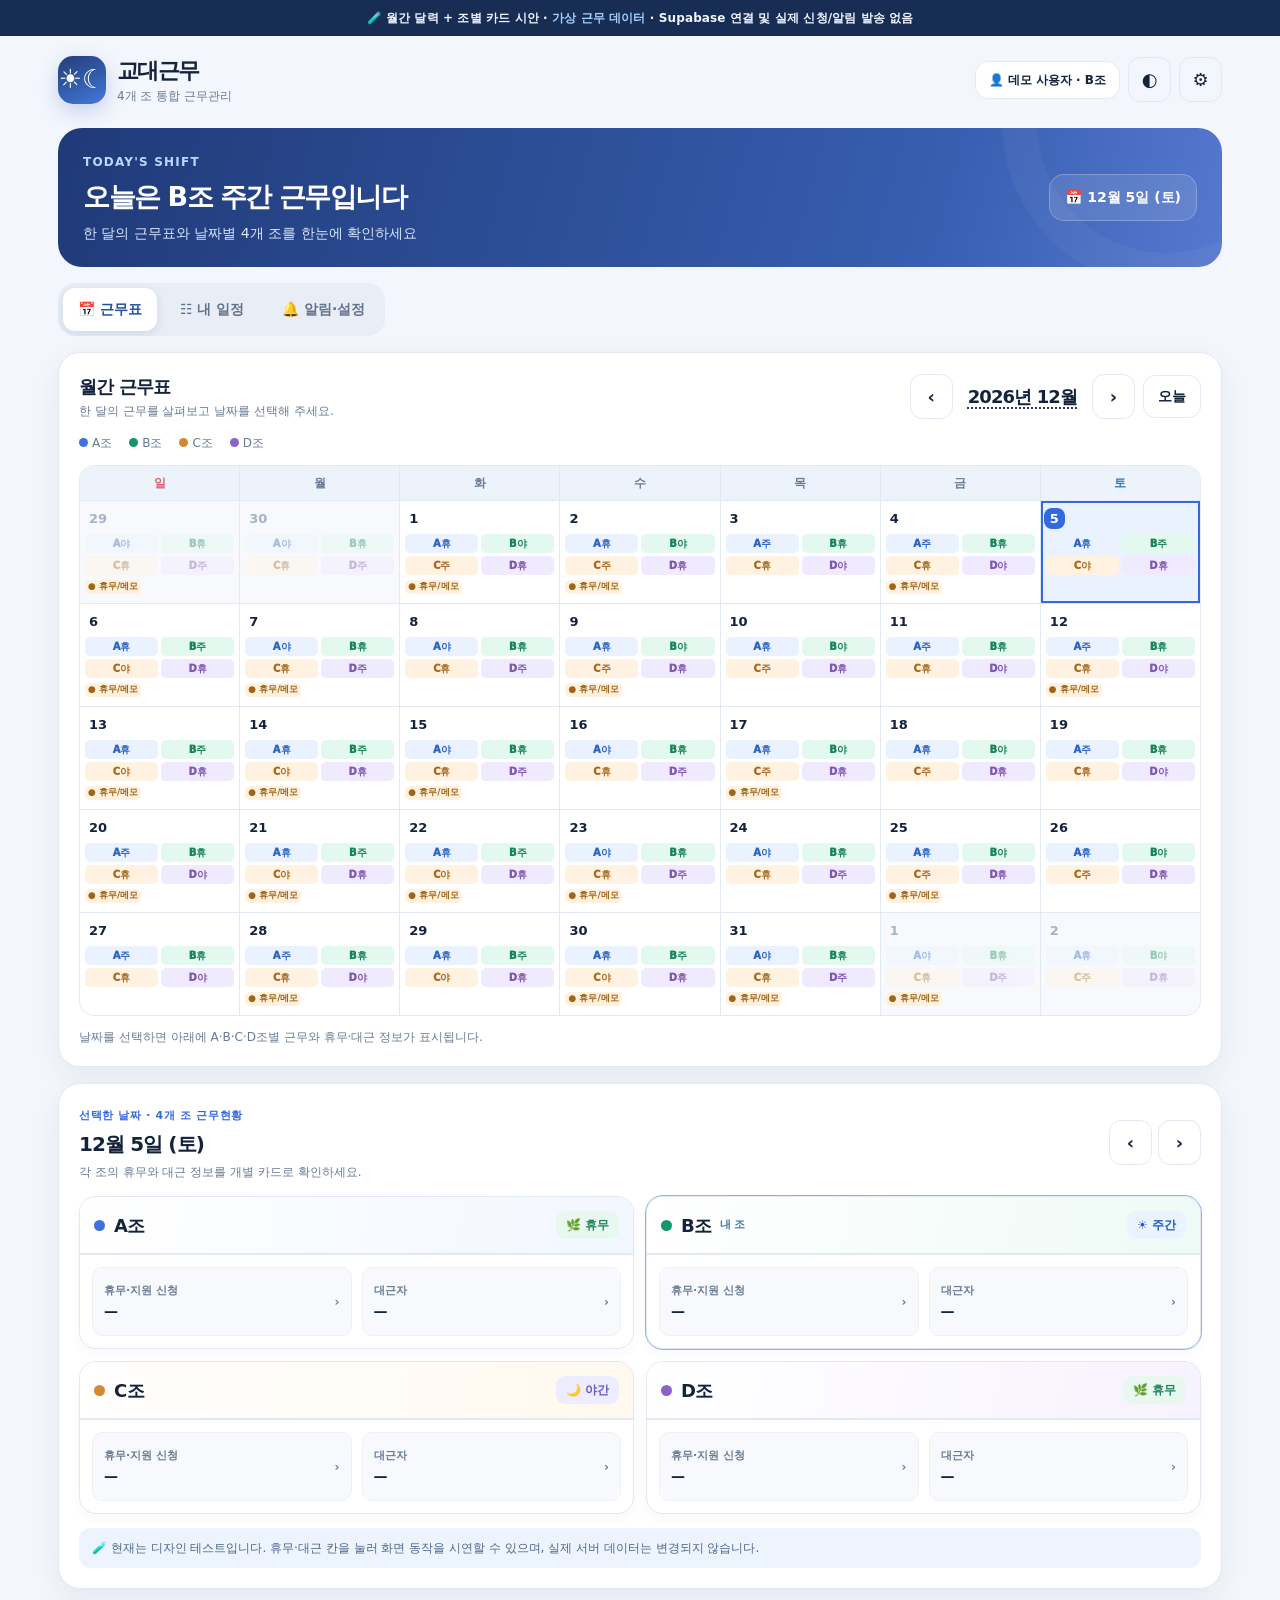
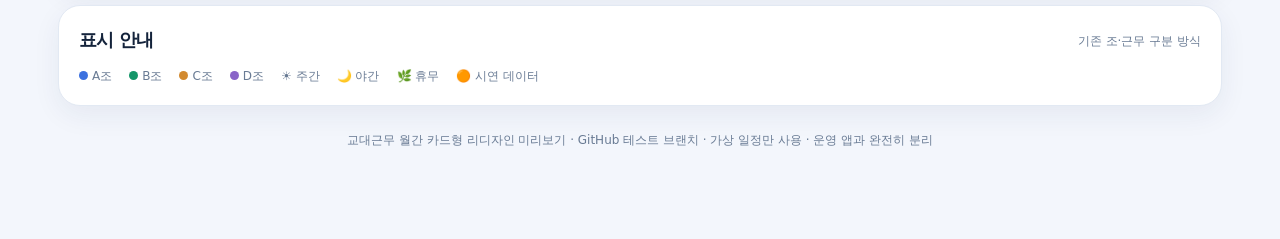
<file: ui-preview/month-cards.html>
<!doctype html>
<html lang="ko">
<head>
<meta charset="utf-8">
<meta name="viewport" content="width=device-width, initial-scale=1, viewport-fit=cover">
<meta name="theme-color" content="#f4f7fc">
<title>교대근무 · UI/UX 테스트</title>
<style>
:root{color-scheme:light;--bg:#f3f6fc;--panel:#fff;--ink:#14233b;--muted:#697b94;--line:#e2e9f3;--blue:#3269dd;--tint:#e9f0ff;--shadow:0 9px 28px rgba(28,50,91,.065);--a:#3c71df;--b:#159669;--c:#d28a30;--d:#8a65c8}
*{box-sizing:border-box}body{margin:0;font:14px/1.5 system-ui,-apple-system,"Apple SD Gothic Neo","Malgun Gothic",sans-serif;color:var(--ink);background:var(--bg)}button{font:inherit;cursor:pointer}button:focus-visible,[tabindex]:focus-visible{outline:3px solid #7ab2ff;outline-offset:3px}button:disabled{cursor:not-allowed;opacity:.5}button,input{touch-action:manipulation}button:not(.bare){border:1px solid transparent;border-radius:12px;padding:10px 14px;font-weight:750;background:var(--tint);color:#2454a7;min-height:43px;transition:transform .16s,background .16s,box-shadow .16s}button:not(.bare):active{transform:scale(.97)}button.primary{background:#315fce;color:white;box-shadow:0 7px 15px rgba(49,95,206,.2)}button.quiet{background:transparent;border-color:var(--line);color:var(--ink)}button.smallicon{min-width:43px;padding:8px!important;font-size:18px}button.selected{background:#315fce;color:white}button.bare{background:none;border:0;color:inherit}.shell{max-width:1200px;margin:0 auto;padding:18px 18px 90px}.notice{background:#172d54;color:#f0f5ff;text-align:center;padding:9px 15px;font-weight:650;font-size:12px;letter-spacing:.01em}.notice span{color:#a3cdfb}.top{display:flex;align-items:center;justify-content:space-between;gap:18px;margin-bottom:23px}.brand{display:flex;align-items:center;gap:11px}.brandicon{width:48px;height:48px;border-radius:15px;background:linear-gradient(155deg,#243d77,#4278dc);display:grid;place-items:center;color:white;font-size:26px;box-shadow:0 7px 20px #315dc33d}.brand h1{margin:0;font-size:22px;letter-spacing:-.07em}.brand p{margin:0;color:var(--muted);font-size:12px}.toptools{display:flex;align-items:center;gap:8px}.profile{border:1px solid var(--line);border-radius:13px;background:var(--panel);padding:9px 13px;font-size:12px;font-weight:700}.panel{background:var(--panel);border:1px solid var(--line);border-radius:22px;padding:20px;box-shadow:var(--shadow)}.stack{display:grid;gap:16px}.hero{display:grid;grid-template-columns:1fr auto;gap:20px;align-items:center;background:linear-gradient(105deg,#203a78,#375eb0 75%,#5679cf);color:white;border-radius:24px;padding:23px 25px;overflow:hidden;position:relative}.hero:after{content:"";position:absolute;width:260px;height:260px;border:35px solid #ffffff0a;border-radius:50%;top:-170px;right:-110px;pointer-events:none}.hero .eyebrow{font-size:12px;font-weight:800;color:#bdd7ff;letter-spacing:.1em}.hero h2{margin:5px 0;font-size:27px;letter-spacing:-.055em}.hero p{margin:0;color:#d8e5fc}.hero .today-badge{display:flex;gap:8px;align-items:center;background:#ffffff1c;border:1px solid #ffffff3b;padding:12px 15px;border-radius:15px;white-space:nowrap;font-weight:700}.tabs{display:flex;gap:8px;padding:5px;border-radius:17px;background:#e8edf6;width:max-content;max-width:100%;overflow:auto}.tabs button{white-space:nowrap;min-height:40px;background:transparent!important;color:#63738a!important}.tabs button[aria-selected=true]{background:var(--panel)!important;color:#244e9e!important;box-shadow:0 3px 10px #173d7520}.headrow{display:flex;align-items:center;justify-content:space-between;gap:12px;flex-wrap:wrap}.headrow h3{font-size:18px;letter-spacing:-.045em;margin:0}.sub{font-size:12px;color:var(--muted);margin:2px 0 0}.monthnav{display:flex;align-items:center;gap:8px}.monthnav .monthtext{font-size:18px;font-weight:850;min-width:114px;text-align:center;letter-spacing:-.055em}.mode{display:flex;gap:5px;background:var(--bg);padding:4px;border-radius:14px}.mode button{padding:8px 12px!important;min-height:38px!important;background:transparent!important;color:var(--muted)!important}.mode button[aria-pressed=true]{background:var(--panel)!important;color:var(--blue)!important;box-shadow:0 2px 9px #0000000d}.weekstrip{display:grid;grid-template-columns:repeat(7,minmax(0,1fr));gap:6px;margin-top:18px}.daypick{border:1px solid var(--line)!important;background:var(--panel)!important;padding:10px 4px!important;border-radius:13px!important;min-height:66px!important;color:var(--ink)!important}.daypick strong{display:block;font-size:18px}.daypick span{font-size:12px;color:var(--muted)}.daypick.current{border-color:#5f88ec!important;box-shadow:inset 0 0 0 1px #5f88ec;background:#f4f7ff!important}.daypick.active{background:#315fce!important;color:white!important;border-color:#315fce!important}.daypick.active span{color:#e1eaff}.daypick .dot{width:4px;height:4px;background:#efad53;border-radius:50%;display:inline-block;margin-left:4px}.sectionlabel{font-size:12px;color:var(--muted);font-weight:800;margin:4px 0 10px}.teams{display:grid;grid-template-columns:repeat(2,minmax(0,1fr));gap:12px}.team{border:1px solid var(--line);background:var(--panel);border-radius:17px;overflow:hidden;transition:transform .16s,box-shadow .16s}.team:hover{transform:translateY(-1px);box-shadow:var(--shadow)}.teamhead{padding:14px;display:flex;align-items:center;justify-content:space-between;gap:8px}.teamname{display:flex;gap:9px;align-items:center;font-size:16px;font-weight:850}.teamdot{width:10px;height:10px;border-radius:50%;background:var(--team)}.shifttag{font-size:12px;font-weight:850;padding:5px 10px;border-radius:9px;background:var(--shiftbg);color:var(--shiftfg)}.teamfoot{border-top:1px solid var(--line);padding:10px 14px;display:grid;grid-template-columns:1fr 1fr;gap:10px}.eventbtn{display:flex;justify-content:space-between;align-items:center;text-align:left;font-size:12px;min-width:0;gap:6px;background:#f7f9fd!important;border:1px solid #edf1f7!important;padding:9px 11px!important;border-radius:10px!important;color:var(--ink)!important}.eventbtn span{display:block}.eventbtn b{font-size:13px;white-space:nowrap;overflow:hidden;text-overflow:ellipsis}.eventbtn small{font-size:11px;color:var(--muted)}.eventbtn .arr{color:var(--muted);font-weight:900}.info{padding:11px 13px;border-radius:12px;color:#4d6789;background:#eef4fe;font-size:12px;margin-top:14px}.legend{display:flex;flex-wrap:wrap;gap:11px 17px;font-size:12px;color:var(--muted)}.legend b{display:inline-block;width:9px;height:9px;border-radius:50%;margin-right:4px}.monthscroll{overflow:auto;max-width:100%;border-radius:15px;border:1px solid var(--line);margin-top:16px}.monthgrid{display:grid;grid-template-columns:repeat(7,minmax(130px,1fr));min-width:910px}.weekday{padding:10px;text-align:center;background:#eef3fa;border-right:1px solid var(--line);font-weight:800;color:#5c7290}.mday{border-right:1px solid var(--line);border-top:1px solid var(--line);min-height:128px;padding:8px;background:var(--panel)}.mday.muted{background:var(--bg)}.mday.current{outline:3px solid #3478f4;outline-offset:-3px;position:relative}.mdate{font-weight:850;font-size:13px;display:flex;align-items:center;justify-content:space-between;margin-bottom:7px}.mdate em{color:var(--blue);font-size:10px;font-style:normal}.mline{display:flex;justify-content:space-between;gap:4px;padding:3px 5px;margin:3px 0;border-radius:6px;background:#f4f6fb;font-size:11px}.mline .initial{font-weight:900}.mline .shift{color:var(--muted)}.mline.af{border-left:3px solid var(--a)}.mline.bf{border-left:3px solid var(--b)}.mline.cf{border-left:3px solid var(--c)}.mline.df{border-left:3px solid var(--d)}.monthlybtn{width:100%;margin-top:7px;font-size:10px!important;min-height:22px!important;padding:1px 3px!important;background:#eef3ff!important;color:#3058aa!important}.split{display:grid;grid-template-columns:1.1fr .9fr;gap:16px}.timeline{list-style:none;padding:0;margin:12px 0 0;display:grid;gap:10px}.timeline li{display:flex;gap:12px;align-items:center;padding:12px;border:1px solid var(--line);border-radius:12px}.datepill{font-weight:850;color:var(--blue);background:var(--tint);padding:8px 11px;border-radius:9px;min-width:60px;text-align:center}.timeline strong{display:block}.timeline small{color:var(--muted)}.settingitem{display:flex;align-items:center;justify-content:space-between;gap:12px;padding:14px 0;border-bottom:1px solid var(--line)}.settingitem:last-child{border:0}.settingitem p{margin:2px 0 0;font-size:12px;color:var(--muted)}.statepill{color:#087e56;background:#e6f8ee;border-radius:10px;padding:6px 10px;font-size:12px;font-weight:850;white-space:nowrap}.mutepill{color:#516582;background:#edf1f8}.bottom{position:fixed;bottom:0;left:0;right:0;padding:10px max(12px,env(safe-area-inset-right)) calc(10px + env(safe-area-inset-bottom));display:none;background:#ffffffed;backdrop-filter:blur(14px);border-top:1px solid var(--line);z-index:10}.bottom nav{display:grid;grid-template-columns:repeat(3,1fr);gap:5px}.bottom button{background:transparent!important;color:#74849a!important;border:0!important;font-size:11px;min-height:50px!important;padding:5px!important}.bottom button span{display:block;font-size:19px}.bottom button.active{color:#315fce!important;background:#eff4ff!important}.footer{font-size:12px;text-align:center;color:var(--muted);margin-top:25px}dialog{border:0;border-radius:20px;background:var(--panel);color:var(--ink);padding:0;width:min(430px,calc(100% - 30px));box-shadow:0 24px 70px #1526464d}dialog::backdrop{background:#0b1934a1;backdrop-filter:blur(3px)}.modalhead{padding:19px 20px 10px;display:flex;justify-content:space-between;align-items:center;gap:10px}.modalhead h3{margin:0;font-size:18px}.modalbody{padding:10px 20px 20px;line-height:1.7}.modalbody p{margin:5px 0 14px;color:var(--muted)}.modalfoot{padding:0 20px 20px}.modalfoot button{width:100%}.fakeinput{padding:12px;border:1px solid var(--line);border-radius:11px;background:var(--bg);color:var(--muted)}[hidden]{display:none!important}
body.dark{color-scheme:dark;--bg:#0e1728;--panel:#182439;--ink:#e7eefb;--muted:#9eb0ca;--line:#2b3b55;--tint:#253c66;--shadow:0 9px 28px #0003}body.dark .tabs{background:#223047}body.dark .hero{background:linear-gradient(105deg,#182f60,#284b94)}body.dark .eventbtn{background:#202e46!important;border-color:#30425e!important}body.dark .daypick.current{background:#273c64!important}body.dark .info{background:#203354;color:#b1d0f5}body.dark .mline{background:#24334d}body.dark .weekday{background:#22314c}body.dark .statepill{background:#153d33;color:#80ebba}body.dark .mutepill{background:#273854;color:#bfd3ee}body.dark .bottom{background:#142035ed}body.dark .bottom button.active{background:#23375d!important;color:#c2d6ff!important}body.dark .monthscroll .monthlybtn{background:#25395e!important;color:#a6c8ff!important}
@media(max-width:760px){.shell{padding:13px 12px 92px}.top{margin-bottom:14px}.brandicon{width:43px;height:43px;font-size:23px}.brand h1{font-size:19px}.toptools .profile{display:none}.hero{padding:19px 17px;grid-template-columns:1fr}.hero h2{font-size:23px}.hero .today-badge{width:max-content;padding:7px 11px;font-size:12px}.panel{padding:15px;border-radius:17px}.teams,.split{grid-template-columns:1fr}.teamhead{padding:12px 14px}.headrow h3{font-size:17px}.weekstrip{gap:4px}.daypick{padding:8px 2px!important;min-height:62px!important}.daypick strong{font-size:16px}.daypick span{font-size:11px}.tabs{display:none}.bottom{display:block}.monthnav .monthtext{min-width:104px}.footer{font-size:11px}.headrow{align-items:flex-start}}
@media(prefers-reduced-motion:reduce){*,*::before,*::after{animation:none!important;transition:none!important;scroll-behavior:auto!important}}

/* Design direction: monthly overview + four team cards. No weekly picker. */
.monthpick{font-size:18px;font-weight:850;white-space:nowrap;letter-spacing:-.05em;padding:4px 7px;text-decoration:underline;text-decoration-style:dotted;text-underline-offset:5px}
.new-monthgrid{display:grid;grid-template-columns:repeat(7,minmax(0,1fr));min-width:0;border:1px solid var(--line);border-radius:15px;overflow:hidden;margin-top:13px;background:var(--line);gap:1px}
.new-monthgrid .weekday{padding:8px 2px;background:#edf3fb;font-size:12px;border:0;color:var(--muted);font-weight:850;text-align:center}
.new-monthgrid .weekday:first-child{color:#dc6173}.new-monthgrid .weekday:nth-child(7){color:#3575c6}
.new-monthgrid .month-day{border:0;border-radius:0;background:var(--panel)!important;box-shadow:none!important;min-width:0;min-height:102px!important;padding:7px 5px!important;color:var(--ink)!important;text-align:left;display:flex;flex-direction:column;gap:5px;transition:background .16s,box-shadow .16s,transform .16s}
.new-monthgrid .month-day:hover{background:#f2f6fe!important}.new-monthgrid .month-day:active{transform:none!important}
.new-monthgrid .month-day.other-month{background:#f7f9fc!important;color:#a6b3c7!important;min-height:102px}
.new-monthgrid .month-day.today .date-number{background:#dceaff;color:#1959b9;border-radius:8px;padding:2px 6px}
.new-monthgrid .month-day.active{position:relative;background:#eaf2ff!important;box-shadow:inset 0 0 0 2px var(--blue)!important;z-index:1}
.new-monthgrid .month-day.active .date-number{background:var(--blue);color:#fff;border-radius:8px;padding:2px 6px}
.new-monthgrid .date-top{display:flex;align-items:center;gap:4px;justify-content:space-between;min-height:21px}
.new-monthgrid .date-number{font-size:13px;line-height:1.35;font-weight:850;padding:2px 6px;margin-left:-2px}
.new-monthgrid .holiday-name{font-size:9px;font-weight:650;color:#be4057;white-space:nowrap;overflow:hidden;text-overflow:ellipsis;max-width:70px}
.new-monthgrid .mini-shifts{display:grid;grid-template-columns:repeat(2,minmax(0,1fr));gap:3px;width:100%}
.new-monthgrid .mini{font-size:10px;font-weight:800;border-radius:5px;padding:2px 3px;white-space:nowrap;overflow:hidden;text-align:center}
.new-monthgrid .mini b{font-weight:950}
.new-monthgrid .mini[data-team=A]{background:#ebf2ff;color:#2b64c3}
.new-monthgrid .mini[data-team=B]{background:#e3f8ef;color:#168257}
.new-monthgrid .mini[data-team=C]{background:#fff2e1;color:#a9681d}
.new-monthgrid .mini[data-team=D]{background:#f0eaff;color:#7f57b2}
.new-monthgrid .month-day.other-month .mini{opacity:.4}
.new-monthgrid .day-markers{display:flex;gap:3px;align-items:center;min-height:10px;flex-wrap:wrap}
.new-monthgrid .day-markers .marker{font-size:9px;background:#fff1de;border-radius:5px;color:#9e661a;padding:0 3px;font-weight:800}
.shift-legend{margin-top:14px}
.monthhelper{margin:12px 0 0;line-height:1.55}
.selected-head{margin-bottom:15px}
.eyebrow-detail{font-size:11px;color:var(--blue);font-weight:900;letter-spacing:.06em}
.day-detail h3{font-size:20px;margin:4px 0}
.daystep{display:flex;gap:6px}
.cards-new{grid-template-columns:repeat(2,minmax(0,1fr));gap:12px}
.cards-new .team{border:1px solid var(--line);border-radius:17px;box-shadow:0 4px 12px rgba(33,59,102,.035);background:var(--panel)}
.cards-new .teamhead{background:linear-gradient(100deg,var(--panel),var(--teamtint));border-bottom:1px solid var(--line)}
.cards-new .teamname{font-size:18px;letter-spacing:-.035em}
.cards-new .teamdot{width:11px;height:11px}
.cards-new .teamfoot{padding:12px;gap:10px}
.cards-new .eventbtn{min-height:69px!important}
.cards-new .eventbtn b{display:block;max-width:100%;font-size:14px;margin-top:2px}
.cards-new .shifttag{white-space:nowrap}
.cards-new .cardmemo{margin:0 12px 12px;font-size:12px;padding:8px 10px;color:var(--muted);background:var(--bg);border-radius:9px;line-height:1.5}
.cards-new .team.own-team{outline:1px solid #91b2ed}
body.dark .new-monthgrid .weekday{background:#23354e}
body.dark .new-monthgrid .month-day.other-month{background:#172237!important}
body.dark .new-monthgrid .month-day:hover{background:#23385b!important}
body.dark .new-monthgrid .month-day.active{background:#264673!important;box-shadow:inset 0 0 0 2px #76a7ff!important}
body.dark .new-monthgrid .mini[data-team=A]{background:#243e6b;color:#b6d0ff}
body.dark .new-monthgrid .mini[data-team=B]{background:#174b3d;color:#9debc9}
body.dark .new-monthgrid .mini[data-team=C]{background:#513c24;color:#ffce91}
body.dark .new-monthgrid .mini[data-team=D]{background:#42345f;color:#d7b8ff}
body.dark .new-monthgrid .day-markers .marker{background:#584126;color:#ffcf99}
body.dark .cards-new .teamhead{background:var(--panel)}
@media(max-width:760px){
 .new-monthgrid .month-day,.new-monthgrid .month-day.other-month{min-height:78px!important;padding:5px 2px!important;gap:4px}
 .new-monthgrid .weekday{font-size:11px;padding:7px 2px}
 .new-monthgrid .date-number{font-size:12px;padding:2px 4px}
 .new-monthgrid .mini-shifts{gap:2px}
 .new-monthgrid .mini{font-size:9px;padding:1px 0;border-radius:4px;letter-spacing:-.08em}
 .new-monthgrid .holiday-name{font-size:8px;max-width:40px}
 .new-monthgrid .day-markers .marker{font-size:8px}
 .cards-new{grid-template-columns:1fr}
 .cards-new .teamfoot{grid-template-columns:1fr 1fr}
 .cards-new .eventbtn{min-height:72px!important}
 .monthnav{gap:3px;flex-wrap:wrap}
 .monthpick{font-size:16px;padding:3px}
 .day-detail h3{font-size:18px}
 .shift-legend{gap:6px 12px}
 .monthhelper{font-size:11px}
}
@media(max-width:360px){.new-monthgrid .mini{font-size:8px}.new-monthgrid .month-day{padding:4px 1px!important}.cards-new .teamfoot{gap:6px}}

</style>
</head>
<body>
<div class="notice">🧪 월간 달력 + 조별 카드 시안 · <span>가상 근무 데이터</span> · Supabase 연결 및 실제 신청/알림 발송 없음</div>
<div class="shell">
<header class="top">
 <div class="brand"><div class="brandicon">☀︎☾</div><div><h1>교대근무</h1><p>4개 조 통합 근무관리</p></div></div>
 <div class="toptools"><span class="profile">👤 데모 사용자 · B조</span><button class="smallicon quiet" onclick="toggleTheme()" title="다크 모드 전환" aria-label="다크 모드 전환">◐</button><button class="smallicon quiet" onclick="showLogin()" title="로그인 디자인 보기" aria-label="로그인 화면 보기">⚙</button></div>
</header>
<div class="stack">
 <section class="hero" aria-label="오늘의 근무 정보"><div><span class="eyebrow">TODAY'S SHIFT</span><h2 id="heroTitle">오늘의 근무를 확인하세요</h2><p id="heroDesc">A·B·C·D조 근무 현황을 한눈에</p></div><span class="today-badge" id="heroBadge">📅 오늘 일정</span></section>
 <div class="tabs" role="tablist" aria-label="메인 메뉴"><button type="button" role="tab" aria-selected="true" data-tab="calendar" onclick="selectTab('calendar')">📅 근무표</button><button type="button" role="tab" aria-selected="false" data-tab="mine" onclick="selectTab('mine')">☷ 내 일정</button><button type="button" role="tab" aria-selected="false" data-tab="settings" onclick="selectTab('settings')">🔔 알림·설정</button></div>
 <main id="calendarView" class="stack">
  <section class="panel">
   <div class="headrow"><div><h3>월간 근무표</h3><p class="sub">한 달의 근무를 살펴보고 날짜를 선택해 주세요.</p></div>
    <div class="monthnav"><button class="smallicon quiet" onclick="changeMonth(-1)" aria-label="이전 달">‹</button>
     <button class="monthpick bare" id="monthLabel" onclick="openMonthPicker()" title="원하는 월로 이동" aria-label="월 선택">2026년 10월</button>
     <button class="smallicon quiet" onclick="changeMonth(1)" aria-label="다음 달">›</button>
     <button class="quiet todaybtn" onclick="goToday()">오늘</button></div>
   </div>
   <div class="legend shift-legend" aria-label="조별 구분"><span><b style="background:var(--a)"></b>A조</span><span><b style="background:var(--b)"></b>B조</span><span><b style="background:var(--c)"></b>C조</span><span><b style="background:var(--d)"></b>D조</span></div>
   <div class="monthgrid new-monthgrid" id="monthgrid" role="group" aria-label="월간 날짜 선택 달력"></div>
   <p class="sub monthhelper">날짜를 선택하면 아래에 A·B·C·D조별 근무와 휴무·대근 정보가 표시됩니다.</p>
  </section>
  <section class="panel day-detail" id="dayDetail">
   <div class="headrow selected-head"><div><span class="eyebrow-detail">선택한 날짜 · 4개 조 근무현황</span><h3 id="selectedLabel">오늘 · 근무 현황</h3><p class="sub" id="selectedHint">각 조의 휴무와 대근 정보를 개별 카드로 확인하세요.</p></div>
     <div class="daystep"><button class="smallicon quiet" onclick="moveDate(-1)" aria-label="전날">‹</button><button class="smallicon quiet" onclick="moveDate(1)" aria-label="다음날">›</button></div></div>
   <div class="teams cards-new" id="teams" aria-live="polite"></div>
   <div class="info">🧪 현재는 디자인 테스트입니다. 휴무·대근 칸을 눌러 화면 동작을 시연할 수 있으며, 실제 서버 데이터는 변경되지 않습니다.</div>
  </section>
  <section class="panel">
   <div class="headrow"><h3>표시 안내</h3><span class="sub">기존 조·근무 구분 방식</span></div>
   <div class="legend shift-legend"><span><b style="background:var(--a)"></b>A조</span><span><b style="background:var(--b)"></b>B조</span><span><b style="background:var(--c)"></b>C조</span><span><b style="background:var(--d)"></b>D조</span><span>☀️ 주간</span><span>🌙 야간</span><span>🌿 휴무</span><span>🟠 시연 데이터</span></div>
  </section>
 </main>
 <main id="mineView" hidden class="stack">
  <div class="split"><section class="panel"><div class="headrow"><div><h3>내 근무 일정</h3><p class="sub">데모 사용자 · A조</p></div><span class="statepill">조회 전용 예시</span></div><ul class="timeline" id="myTimeline"></ul></section><section class="panel"><h3>내 연차·대근 모아보기</h3><p class="sub" style="margin:6px 0 14px">실제 기록이 아닌 인터페이스 예시입니다.</p><div class="settingitem"><div><b>휴무 신청</b><p>선택한 기간의 휴무 정보</p></div><span class="statepill mutepill">예시 2건</span></div><div class="settingitem"><div><b>대근 배정</b><p>대근자가 확정되면 표시</p></div><span class="statepill mutepill">예시 1건</span></div><button style="margin-top:14px;width:100%" onclick="showDemo('내 연차·대근','실제 앱에서는 본인의 휴무·대근 신청 내역과 변경 기록을 확인할 수 있습니다.')">자세히 보기</button></section></div>
 </main>
 <main id="settingsView" hidden class="stack">
  <div class="split"><section class="panel"><h3>알림 관리</h3><div class="settingitem"><div><b>교대근무 푸시 알림</b><p>휴무 및 대근 변경 알림</p></div><span class="statepill mutepill">테스트 서버 미연결</span></div><div class="settingitem"><div><b>근무배치표 알림</b><p>별도 앱 구독 유지 대상</p></div><span class="statepill mutepill">변경 없음</span></div><button class="quiet" onclick="showDemo('알림 설정','이 시안은 실제 알림 권한 요청, 구독 변경, 푸시 발송을 하지 않습니다.')">알림 설정 화면 살펴보기</button></section><section class="panel"><h3>앱 설정</h3><div class="settingitem"><div><b>지문·얼굴 인식</b><p>기존 생체인증 로직 보존 예정</p></div><button class="quiet" onclick="showLogin()">화면 보기</button></div><div class="settingitem"><div><b>기상 알람 연결</b><p>별도 연동 토큰 변경하지 않음</p></div><span class="statepill mutepill">데모</span></div><div class="settingitem"><div><b>업데이트 내역</b><p>실제 앱의 버전 내역 제공 기능</p></div><button class="quiet" onclick="showDemo('업데이트 내역','이 화면은 디자인 시안입니다. 운영 앱의 서비스 워커와 업데이트 기능은 전혀 변경하지 않았습니다.')">열어보기</button></div></section></div>
 </main>
</div>
<div class="footer">교대근무 월간 카드형 리디자인 미리보기 · GitHub 테스트 브랜치 · 가상 일정만 사용 · 운영 앱과 완전히 분리</div>
</div>
<div class="bottom"><nav aria-label="하단 탐색"><button class="active" data-bottom="calendar" onclick="selectTab('calendar')"><span>📅</span>근무표</button><button data-bottom="mine" onclick="selectTab('mine')"><span>☷</span>내 일정</button><button data-bottom="settings" onclick="selectTab('settings')"><span>🔔</span>알림·설정</button></nav></div>
<dialog id="modal"><div class="modalhead"><h3 id="modalTitle"></h3><button class="bare" onclick="closeModal()" aria-label="닫기" style="font-size:23px">×</button></div><div class="modalbody" id="modalBody"></div><div class="modalfoot"><button class="primary" onclick="closeModal()">확인</button></div></dialog>
<script>

'use strict';
const TODAY=new Date(), today=new Date(TODAY.getFullYear(),TODAY.getMonth(),TODAY.getDate());
const kstNow=()=>new Intl.DateTimeFormat('sv-SE',{timeZone:'Asia/Seoul',year:'numeric',month:'2-digit',day:'2-digit'}).format(new Date());
const keyToDate=s=>new Date(Number(s.slice(0,4)),Number(s.slice(5,7))-1,Number(s.slice(8,10)));
const day0=keyToDate(kstNow());
let selected=new Date(day0),viewYear=selected.getFullYear(),viewMonth=selected.getMonth();
const names=['일','월','화','수','목','금','토'],teams=['A','B','C','D'],colors=['var(--a)','var(--b)','var(--c)','var(--d)'];
const pads=n=>String(n).padStart(2,'0');
function key(d){return [d.getFullYear(),pads(d.getMonth()+1),pads(d.getDate())].join('-')}
function addDays(d,n){return new Date(d.getFullYear(),d.getMonth(),d.getDate()+n)}
function same(a,b){return key(a)===key(b)}
const offsets={A:0,B:6,C:2,D:4};
function shift(d,i){const t=teams[i],base=Date.UTC(2026,8,30),v=Date.UTC(d.getFullYear(),d.getMonth(),d.getDate()),diff=Math.round((v-base)/86400000),offset=offsets[t];return ['주간','주간','휴무','휴무','야간','야간','휴무','휴무'][((diff+offset)%8+8)%8];}
const mock=new Map();
function fixture(d,team){
 const id=d.getFullYear()*13+(d.getMonth()+1)*17+d.getDate()*3+teams.indexOf(team)*7;
 const fallback={off:id%8===0?'김예시':'—',cover:id%8===0?(id%2===0?'대근자 미정':'정예시'):'—',note:id%19===0?'장비 점검 안내':'',reason:'연차'};
 return mock.get(key(d)+'-'+team)||fallback;
}
function dateLabel(d){return (d.getMonth()+1)+'월 '+d.getDate()+'일 ('+names[d.getDay()]+')'}
function descShift(type){return type==='주간'?['☀️ 주간','#eaf4ff','#245cba']:type==='야간'?['🌙 야간','#eeedff','#695bc0']:['🌿 휴무','#e8f8f1','#21825b']}
function render(){
 document.getElementById('monthLabel').textContent=viewYear+'년 '+(viewMonth+1)+'월';
 document.getElementById('heroTitle').textContent='오늘은 '+(shift(day0,1)==='휴무'?'B조 휴무일':'B조 '+shift(day0,1)+' 근무')+'입니다';
 document.getElementById('heroDesc').textContent='한 달의 근무표와 날짜별 4개 조를 한눈에 확인하세요';
 document.getElementById('heroBadge').textContent='📅 '+dateLabel(day0);
 document.getElementById('selectedLabel').textContent=dateLabel(selected);
 renderMonth();
 renderCards();
 renderMine();
}
function renderMonth(){
 const first=new Date(viewYear,viewMonth,1),count=new Date(viewYear,viewMonth+1,0).getDate(),n=Math.ceil((first.getDay()+count)/7)*7;
 let out=names.map((day,i)=>'<div class="weekday" aria-hidden="true">'+day+'</div>').join('');
 for(let i=0;i<n;i++){
  const d=new Date(viewYear,viewMonth,i-first.getDay()+1),isMonth=d.getMonth()===viewMonth,teamData=teams.map((t,j)=>({team:t,shift:shift(d,j),ev:fixture(d,t)}));
  const marked=teamData.some(x=>x.ev.off!=='—'||x.ev.note);
  const dateKey=key(d);
  out+='<button type="button" class="month-day'+(isMonth?'':' other-month')+(same(d,day0)?' today':'')+(same(d,selected)?' active':'')+'" aria-pressed="'+same(d,selected)+'" aria-label="'+escapeHtml(dateLabel(d))+' '+teamData.map(x=>x.team+'조 '+x.shift).join(', ')+'" onclick="chooseDate('+d.getFullYear()+','+d.getMonth()+','+d.getDate()+')"><div class="date-top"><span class="date-number">'+d.getDate()+'</span>'+((d.getMonth()===9&&d.getDate()===9)?'<span class="holiday-name">한글날</span>':'')+'</div><div class="mini-shifts">'+teamData.map(x=>'<span class="mini" data-team="'+x.team+'"><b>'+x.team+'</b>'+({'주간':'주','야간':'야','휴무':'휴'}[x.shift])+'</span>').join('')+'</div><div class="day-markers">'+(marked?'<span class="marker">● 휴무/메모</span>':'')+'</div></button>';
 }
 document.getElementById('monthgrid').innerHTML=out;
}
function renderCards(){
 document.getElementById('teams').innerHTML=teams.map((t,i)=>{
  const type=shift(selected,i),[label,bg,fg]=descShift(type),ev=fixture(selected,t);
  const teamTints=['#f2f6ff','#eefaf5','#fff8ee','#f7f2ff'];
  return '<article class="team'+(t==='B'?' own-team':'')+'" style="--team:'+colors[i]+';--teamtint:'+teamTints[i]+';--shiftbg:'+bg+';--shiftfg:'+fg+'"><div class="teamhead"><div class="teamname"><span class="teamdot"></span>'+t+'조'+(t==='B'?'<span style="font-size:11px;color:#4773ad;font-weight:700">내 조</span>':'')+'</div><span class="shifttag">'+label+'</span></div><div class="teamfoot"><button class="eventbtn" onclick="eventDetail('+i+',\'휴무\')"><span><small>휴무·지원 신청</small><b>'+escapeHtml(ev.off)+'</b></span><span class="arr">›</span></button><button class="eventbtn" onclick="eventDetail('+i+',\'대근\')"><span><small>대근자</small><b>'+escapeHtml(ev.cover)+'</b></span><span class="arr">›</span></button></div>'+(ev.note?'<div class="cardmemo">📌 '+escapeHtml(ev.note)+'</div>':'')+'</article>';
 }).join('');
}
function renderMine(){document.getElementById('myTimeline').innerHTML=Array.from({length:6},(_,i)=>{const d=addDays(day0,i);return '<li><span class="datepill">'+pads(d.getMonth()+1)+'.'+pads(d.getDate())+'</span><span><strong>'+descShift(shift(d,1))[0]+'</strong><small>'+names[d.getDay()]+'요일 · 데모 일정</small></span></li>'}).join('')}
function chooseDate(y,m,d){selected=new Date(y,m,d);viewYear=y;viewMonth=m;render();if(window.innerWidth<=760)document.getElementById('dayDetail').scrollIntoView({behavior:window.matchMedia('(prefers-reduced-motion: reduce)').matches?'auto':'smooth',block:'start'});}
function changeMonth(n){const d=new Date(viewYear,viewMonth+n,1);viewYear=d.getFullYear();viewMonth=d.getMonth();selected=new Date(viewYear,viewMonth,Math.min(selected.getDate(),new Date(viewYear,viewMonth+1,0).getDate()));render()}
function moveDate(n){const d=addDays(selected,n);selected=d;viewYear=d.getFullYear();viewMonth=d.getMonth();render()}
function goToday(){selected=new Date(day0);viewYear=selected.getFullYear();viewMonth=selected.getMonth();render()}
function openMonthPicker(){document.getElementById('monthValue').value=viewYear+'-'+pads(viewMonth+1);document.getElementById('monthDialog').showModal()}
function applyMonthPicker(e){e.preventDefault();const m=document.getElementById('monthValue').value.match(/^(\d{4})-(0[1-9]|1[0-2])$/);if(m){viewYear=Number(m[1]);viewMonth=Number(m[2])-1;selected=new Date(viewYear,viewMonth,1);render()}document.getElementById('monthDialog').close()}
function selectTab(tab){for(const v of ['calendar','mine','settings'])document.getElementById(v+'View').hidden=v!==tab;document.querySelectorAll('[data-tab]').forEach(b=>b.setAttribute('aria-selected',b.dataset.tab===tab));document.querySelectorAll('[data-bottom]').forEach(b=>b.classList.toggle('active',b.dataset.bottom===tab));window.scrollTo({top:0,behavior:'smooth'})}
function toggleTheme(){document.body.classList.toggle('dark')}
function escapeHtml(s){return String(s).replace(/[&<>"']/g,c=>({'&':'&amp;','<':'&lt;','>':'&gt;','"':'&quot;',"'":'&#39;'}[c]))}
function showModal(title,body){document.getElementById('modalTitle').textContent=title;document.getElementById('modalBody').innerHTML=body;document.getElementById('modal').showModal()}
function closeModal(){document.getElementById('modal').close()}
function showDemo(title,text){showModal(title,'<p>'+escapeHtml(text)+'</p><div class="info">🧪 이 테스트 페이지는 정식 서버에 저장하지 않습니다.</div>')}
function eventDetail(i,type){
 const team=teams[i],ev=fixture(selected,team),val=type==='휴무'?ev.off:ev.cover;
 showModal(team+'조 · '+type+' 시연','<p>'+escapeHtml(dateLabel(selected))+' · '+team+'조 '+type+'</p><div class="fakeinput">'+escapeHtml(val)+'</div><label for="demoEditValue" style="display:block;margin-top:14px;font-weight:750">표시할 이름 (화면 시연)</label><input id="demoEditValue" maxlength="40" placeholder="미정 또는 이름" value="'+escapeHtml(val==='—'?'':val)+'" style="margin:8px 0;width:100%;padding:12px;border:1px solid #c9d7eb;border-radius:10px"><button class="primary" onclick="saveDemo('+i+',\''+type+'\')" style="width:100%">화면에서만 적용</button><div class="info">실제 근무 자료 및 구독에 영향을 주지 않습니다.</div>');
}
function saveDemo(i,type){const team=teams[i],dateKey=key(selected),value=document.getElementById('demoEditValue').value.trim()||'—',v={...fixture(selected,team)};if(type==='휴무')v.off=value;else v.cover=value;mock.set(dateKey+'-'+team,v);closeModal();render();}
function showLogin(){showDemo('로그인 화면 미리보기','실제 로그인 서버와 연결되지 않은 디자인 시안입니다.')}
document.addEventListener('keydown',e=>{if(e.key==='Escape'&&document.getElementById('modal').open)closeModal()});
render();

</script>
<dialog id="monthDialog"><div class="modalhead"><h3>조회할 월 선택</h3><button class="bare" onclick="document.getElementById('monthDialog').close()" aria-label="닫기" style="font-size:24px">×</button></div><form class="modalbody" onsubmit="applyMonthPicker(event)"><label for="monthValue" style="display:block;margin-bottom:8px">연·월</label><input id="monthValue" type="month" min="2024-01" max="2035-12" required style="width:100%;font-size:16px;padding:12px;border:1px solid var(--line);border-radius:10px"><button class="primary" type="submit" style="width:100%;margin-top:12px">해당 월로 이동</button></form></dialog>
</body>
</html>
</file>
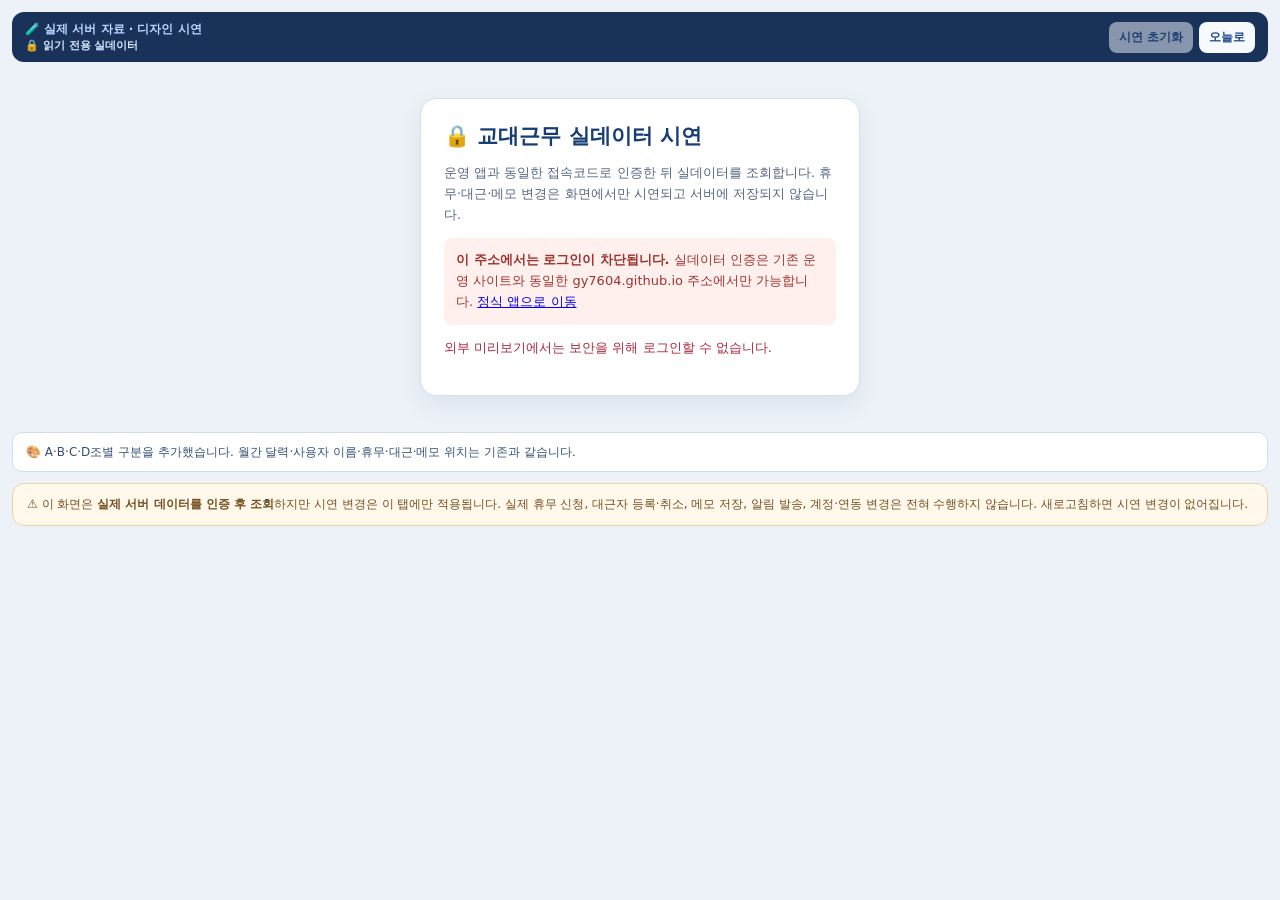
<file: ui-preview/team-separated-live.html>
<!doctype html><html lang="ko"><head><meta charset="utf-8"><meta name="viewport" content="width=device-width,initial-scale=1,viewport-fit=cover"><meta name="robots" content="noindex,nofollow,noarchive"><meta name="referrer" content="no-referrer"><meta http-equiv="Content-Security-Policy" content="default-src 'none'; connect-src https://lqqjyedfwlqinppcrvjf.supabase.co; style-src 'unsafe-inline'; script-src 'unsafe-inline'; img-src 'self' data:; form-action 'none'; base-uri 'none'; frame-src 'none'"><meta name="theme-color" content="#edf2f8"><title>교대근무 · 조별 카드형 기존 달력 실데이터 시연</title><style>

    body {
      font-family: 'Malgun Gothic', sans-serif;
      padding: 10px;
      background-color: #e9ecef;
      margin: 0;
      color: #333;
    }

    .card {
      background: white;
      padding: 15px;
      border-radius: 8px;
      box-shadow: 0 4px 6px rgba(0,0,0,0.1);
      margin-bottom: 20px;
    }

    input {
      width: 100%;
      padding: 12px;
      margin: 8px 0 15px 0;
      border: 1px solid #ccc;
      border-radius: 4px;
      box-sizing: border-box;
      font-size: 16px;
    }

    button {
      width: 100%;
      padding: 12px;
      background-color: #007bff;
      color: white;
      border: none;
      border-radius: 4px;
      font-weight: bold;
      cursor: pointer;
      font-size: 15px;
    }

    .btn-small {
      width: auto;
      padding: 6px 12px;
      font-size: 13px;
      margin: 0;
    }

    .cal-wrapper {
      overflow-x: auto;
      padding-bottom: 10px;
    }

    .cal-grid {
      display: grid;
      grid-template-columns: repeat(7, 1fr);
      min-width: 950px;
      border-top: 2px solid #555;
      border-left: 1px solid #ccc;
      background: #fff;
    }

    .cal-header-row {
      display: grid;
      grid-template-columns: repeat(7, 1fr);
      min-width: 950px;
      text-align: center;
      font-weight: bold;
      background: #f8f9fa;
      border-left: 1px solid #ccc;
    }

    .cal-header-cell {
      padding: 8px 0;
      border-right: 1px solid #ccc;
      border-bottom: 1px solid #ccc;
      font-size: 14px;
    }

    .day-cell {
      border-right: 1px solid #ccc;
      border-bottom: 1px solid #ccc;
      display: flex;
      flex-direction: column;
    }

    .day-header-bar {
      display: grid;
      grid-template-columns: calc(50% + 22.5px) calc(50% - 22.5px);
      background: #f1f3f5;
      border-bottom: 1px solid #ddd;
      font-size: 12px;
      font-weight: bold;
      text-align: center;
    }

    /*
     * 아래 실제 행 구조는
     * [조/근무 45px] + [휴무 입력] + [대근 입력]
     * 이므로 헤더도 동일한 열 비율을 사용합니다.
     */
    .day-date-part {
      width: 100%;
      padding: 4px;
      border-right: 1px solid #ddd;
      display: flex;
      align-items: center;
      justify-content: center;
      box-sizing: border-box;
    }

    .day-sub-title {
      width: 100%;
      padding: 4px;
      color: #0056b3;
      background: #e2e8f0;
      display: flex;
      align-items: center;
      justify-content: center;
      box-sizing: border-box;
    }

    .holiday-name {
      font-size: 11px;
      font-weight: normal;
      margin-left: 3px;
      letter-spacing: -0.5px;
    }

    .team-row {
      display: flex;
      min-height: 35px;
      border-bottom: 1px solid #eee;
      font-size: 12px;
    }

    .memo-row {
      border-top: 1px solid #ccc;
      background-color: #fff9c4;
      border-bottom: none;
    }

    .my-team-row {
      background-color: #e6f2ff;
    }

    .cell-shift {
      width: 45px;
      flex-shrink: 0;
      box-sizing: border-box;
      display: flex;
      justify-content: center;
      align-items: center;
      font-weight: bold;
      border-right: 1px solid #eee;
    }

    .cell-name {
      flex: 1 1 0;
      min-width: 0;
      box-sizing: border-box;
      display: flex;
      justify-content: center;
      align-items: center;
      border-right: 1px solid #eee;
      color: #495057;
      position: relative;
    }

    .cell-name:last-child {
      border-right: none;
    }

    .off-request-cell {
      background-color: #ffffff !important;
    }

    .clickable {
      cursor: pointer;
    }

    .clickable:hover {
      background-color: #f1f3f5;
    }

    .has-data {
      font-weight: bold;
      display: flex;
      flex-direction: column;
      align-items: center;
      line-height: 1.2;
    }

    .req-data {
      color: #1e8449;
    }

    .sub-data {
      color: #495057;
      background-color: transparent;
      width: 100%;
      height: 100%;
      justify-content: center;
      display: flex;
      align-items: center;
    }

    .reason-text {
      font-size: 10px;
      color: #888;
      font-weight: normal;
    }

    .suggest-guide {
      color: inherit;
      font-weight: bold;
      font-size: 12px;
    }

    /* 대근칸 바탕은 신청 조, 이름 색은 대근자의 소속 조를 따릅니다. */
    .cell-name.sub-cell-A { background-color: #ffd29a; color: #663300; }
    .cell-name.sub-cell-B { background-color: #dff2df; color: #14532d; }
    .cell-name.sub-cell-C { background-color: #deecff; color: #123e73; }
    .cell-name.sub-cell-D { background-color: #fff2b8; color: #594400; }
    .cell-name.sub-cell-A .suggest-guide { color: #663300; }
    .cell-name.sub-cell-B .suggest-guide { color: #14532d; }
    .cell-name.sub-cell-C .suggest-guide { color: #123e73; }
    .cell-name.sub-cell-D .suggest-guide { color: #594400; }

    .cell-name.req-cell-B:not(.off-request-cell) { background-color: #dcf5ed; }

    /* 소속 조 색상은 휴무와 대근에 동일하게 적용합니다. */
    .has-data.person-team-A { color: #07559b; }
    .has-data.person-team-B { color: #17713b; }
    .has-data.person-team-C { color: #96520a; }
    .has-data.person-team-D { color: #7139a6; }

    .s-day {
      color: #1e8449;
      font-weight: bold;
    }

    .s-night {
      color: #2980b9;
      font-weight: bold;
    }

    .s-off {
      color: #7f8c8d;
    }

    #mainScreen {
      display: none;
    }

/* Personal and super-administrator views */
.audit-icon{width:auto;min-width:40px;min-height:40px;padding:8px;background:transparent;color:#a77800;vertical-align:middle;display:inline-flex;align-items:center;justify-content:center}
.audit-icon:hover{background:#eef2f6}.audit-icon:focus-visible{outline:3px solid #ffb000;outline-offset:2px}
.audit-dialog{border:0;border-radius:10px;padding:0;width:min(760px,calc(100% - 24px));max-height:88vh;color:#333;font-family:inherit;box-shadow:0 18px 60px #0004}
.audit-dialog::backdrop{background:#18253c80}.audit-head{display:flex;align-items:center;justify-content:space-between;gap:10px;padding:16px;border-bottom:1px solid #e2e8f0}.audit-head h2{font-size:18px;margin:0}.audit-body{padding:16px;max-height:calc(88vh - 80px);overflow:auto}.audit-tabs{display:flex;gap:8px;margin-bottom:16px}.audit-tabs button{background:#eef2f6;color:#475569}.audit-tabs .audit-active{background:#007bff;color:white}.audit-filters{display:flex;gap:10px;flex-wrap:wrap}.audit-filters label{font-size:13px;max-width:100%}.audit-filters input,.audit-filters select{width:auto;max-width:100%;padding:9px;font-size:14px;display:block;margin:4px 0}.audit-item{border:1px solid #dce3ec;border-radius:7px;padding:14px;margin-bottom:12px;font-size:14px}.audit-item p{line-height:1.6;margin:8px 0}.audit-between{display:flex;gap:8px;align-items:center;justify-content:space-between;flex-wrap:wrap}.audit-tag{background:#e6f2ff;color:#0061ba;padding:4px 8px;border-radius:16px;font-size:12px}.audit-muted{font-size:12px;color:#64748b;line-height:1.6}.audit-empty{text-align:center;background:#f8fafc;padding:24px;color:#64748b}.audit-secondary{background:#eef2f6;color:#34465c}.audit-diff{display:grid;grid-template-columns:1fr 1fr;gap:10px;margin-top:12px}.audit-diff div{background:#f1f5f9;padding:10px;line-height:1.6;white-space:pre-wrap;overflow-wrap:anywhere}.audit-diff div:last-child{background:#eaf4ff}.audit-diff small{display:block;color:#64748b}.audit-selected{outline:3px solid #ffb000;outline-offset:-3px}.audit-dialog details summary{cursor:pointer;margin-top:12px}body:has(.audit-dialog[open]){overflow:hidden}
@media(max-width:600px){.audit-diff{grid-template-columns:1fr}.audit-head,.audit-body{padding:12px}}

  
.app-topbar{position:sticky;top:env(safe-area-inset-top,0px);z-index:100;background:#fff;display:grid;grid-template-columns:minmax(0,1fr) auto minmax(0,1fr);align-items:center;gap:8px;padding:10px!important;margin-bottom:8px!important}
.app-identity{display:flex;align-items:center;gap:6px;flex-wrap:wrap;min-width:0}
.app-identity h2{margin:0;font-size:16px}
.app-identity .btn-small{font-size:12px;padding:6px 8px;white-space:nowrap}
.app-month{display:flex;align-items:center;justify-content:center;gap:6px}
.app-month button{width:auto;margin:0;background:#e9ecef;color:#222;padding:6px 8px}
#currentMonthStr{background:transparent;font-size:18px;font-weight:bold;text-decoration:underline;text-underline-offset:4px;white-space:nowrap}
.app-actions{display:flex;justify-content:flex-end;gap:5px;flex-wrap:wrap}
.app-actions button{font-size:0!important;width:34px;min-height:32px;padding:5px!important;margin:0}
.app-actions button::before{content:attr(data-icon);font-size:16px}
.app-guide{display:grid;grid-template-columns:1fr 1fr;gap:12px;padding:10px!important;margin-bottom:8px!important;font-size:12px;line-height:1.5}
.app-guide>div+div{border-left:1px solid #ddd;padding-left:12px}
.app-calendar{padding:8px!important}
@media(max-width:700px){.app-topbar{grid-template-columns:1fr auto}.app-identity h2{font-size:14px}.app-month{grid-column:1 / -1;grid-row:2}.app-guide{font-size:11px;gap:8px}.app-guide>div+div{padding-left:8px}}

.memo-row .cell-name{white-space:pre-wrap;overflow-wrap:anywhere;line-height:1.35;padding-top:6px!important;padding-bottom:6px!important}


/* Inset border stays visible without changing calendar column widths. */
.day-cell.is-today{position:relative;box-shadow:inset 0 0 0 3px #005fcc;scroll-margin-top:160px;}
.day-cell.is-today::after{content:"";position:absolute;inset:0;border:3px solid #005fcc;pointer-events:none;z-index:2;}
.day-cell.is-today .day-header-bar{background:#deedff;}


/* October 2026 subtle classic UI refinement. Purely visual; no layout redesign. */
#mainScreen{display:block}
:root{--ui-surface:#fff;--ui-slate:#edf2f8;--ui-border:#dce5f1;--ui-text:#203147;--ui-blue:#2268ce;--ui-ring:#2569ce}
*{box-sizing:border-box}
body{background:#edf2f8;color:var(--ui-text);font-family:system-ui,-apple-system,"Apple SD Gothic Neo","Malgun Gothic",sans-serif;padding:12px}
button,input,select{font-family:inherit}
button{transition:background-color .16s ease,filter .16s ease,transform .16s ease,box-shadow .16s ease}
button:active{transform:scale(.965)}
button:focus-visible,input:focus-visible{outline:3px solid #73a2eb;outline-offset:2px}
.card{border-radius:15px;border:1px solid var(--ui-border);box-shadow:0 5px 18px rgba(28,58,96,.055);margin-bottom:10px}
#mainScreen{display:block;max-width:1480px;margin:0 auto}
.app-topbar{background:linear-gradient(135deg,#fff,#f8fbff);border:1px solid #cdddf0;box-shadow:0 7px 21px rgba(37,87,160,.10);border-radius:15px;top:10px;gap:9px;padding:12px 14px!important}
.app-identity h2{font-weight:850;color:#1b3456;letter-spacing:-.025em}
.app-identity #personalTools .btn-small{background:#edf4ff;color:#2557a0;border:1px solid #cadcf5;border-radius:9px;font-weight:750}
.app-month{background:#f1f6fd;border:1px solid #dde9fa;border-radius:12px;padding:4px 5px}
.app-month button{border-radius:9px;background:#fff;color:#245aaf;font-size:15px;font-weight:800}
#currentMonthStr{background:transparent;color:#1e3f78;font-size:18px;text-decoration:none}
.app-actions button{width:37px;min-height:37px;border-radius:10px;border:1px solid #ffffff26;box-shadow:0 2px 5px rgba(22,37,65,.08)}
.app-actions button:hover{filter:brightness(1.07);box-shadow:0 4px 11px rgba(32,67,126,.18)}
.app-actions button::before{font-size:17px}
.app-calendar{background:var(--ui-surface);padding:10px!important;border-radius:14px}
.cal-wrapper{border-radius:11px;scrollbar-color:#b5c8e4 transparent;scrollbar-width:thin;overscroll-behavior-x:contain}
.cal-grid{border-top:2px solid #6687b8;border-left-color:#d5dfec;background:#fff}
.cal-header-row{background:#eef4fb;border-left-color:#d5dfec}
.cal-header-cell{background:linear-gradient(#f7faff,#eaf1fa);color:#364e70;border-right:1px solid #d7e2ef;border-bottom:1px solid #d7e2ef;font-size:13px;letter-spacing:-.02em;line-height:1.65}
.day-cell{border-color:#d9e1ed}
.day-header-bar{background:#eef3f9;color:#2a4565;border-bottom-color:#d8e3f0}
.day-date-part{font-weight:850}
.day-sub-title{background:#e5eefc;color:#2d5fa7;font-weight:800}
.team-row{min-height:37px;border-bottom-color:#e7edf4}
.cell-shift{font-weight:850;border-right-color:#dce6f2}
.cell-name{border-right-color:#e3eaf4}
.my-team-row{background:#eaf3ff}
.cell-name.sub-cell-A{background:#ffd7a7}
.cell-name.sub-cell-B{background:#dff2df}
.cell-name.sub-cell-C{background:#deecff}
.cell-name.sub-cell-D{background:#fff2b8}
.day-cell.is-today{box-shadow:inset 0 0 0 3px var(--ui-ring);scroll-margin-top:148px}
.day-cell.is-today::after{border:3px solid var(--ui-ring);border-radius:2px}
.day-cell.is-today .day-header-bar{background:#daeafa;color:#153b80}
.day-cell.is-today .day-date-part{background:#d7e8ff}
.memo-row{background:#fff8d7}
.cell-name.clickable{transition:background-color .13s ease,box-shadow .13s ease}
.cell-name.clickable:hover{background-color:#e4efff!important;box-shadow:inset 0 0 0 1px #9dc0f2}
.cell-name.clickable:active{background-color:#d2e5ff!important}
.audit-dialog,dialog{border-radius:17px;box-shadow:0 25px 70px #2036583e}
.audit-head{background:#f4f7fc}
.preview-ribbon{display:flex;justify-content:space-between;align-items:center;gap:10px;max-width:1480px;margin:0 auto 10px;background:#18325a;color:#fff;border-radius:12px;padding:9px 13px;font-size:12px;font-weight:700}
.preview-ribbon strong{color:#b7d7ff}
.preview-ribbon button{width:auto;min-height:31px;padding:5px 10px;border-radius:8px;color:#214c8a;background:#f6faff;font-size:12px}
.preview-note{max-width:1480px;margin:8px auto;padding:11px 14px;border:1px solid #d1e2f8;border-radius:12px;background:#f8fbff;color:#37587c;font-size:12px;line-height:1.6}
.preview-fade .app-calendar{animation:subtleReveal .22s ease both}
@keyframes subtleReveal{from{opacity:.75;transform:translateY(3px)}to{opacity:1;transform:none}}
@media(max-width:700px){
 body{padding:8px}
 .app-topbar{top:5px;padding:9px!important;gap:8px}
 .app-identity h2{font-size:14px}
 .app-actions{gap:4px}
 .app-actions button{width:34px;min-height:34px;padding:5px!important}
 .app-month{padding:3px 5px}
 #currentMonthStr{font-size:17px}
 .app-calendar{padding:5px!important}
 .preview-ribbon{font-size:11px;padding:8px 9px}
 .preview-ribbon button{padding:4px 7px;font-size:11px}
}
@media(prefers-reduced-motion:reduce){*,*::after,*::before{animation:none!important;transition:none!important;scroll-behavior:auto!important}}

/* Authenticated read-only preview, same screen organization as production */
#mainScreen{display:none}
#previewLogin{max-width:440px;margin:36px auto;padding:23px;background:#fff;border:1px solid #d4e0ef;border-radius:16px;box-shadow:0 9px 25px #22487a16}
#previewLogin h2{margin:0;font-size:21px;color:#173d75}
#previewLogin p{font-size:13px;line-height:1.6;color:#536680}
#previewCode{font-size:19px;text-align:center;letter-spacing:2px;border-radius:10px}
#simulationFlag{display:block;color:#d9e8ff;font-size:11px}
#previewMessage{font-size:12px;line-height:1.5}
#resetDemoButton:disabled{opacity:.5;cursor:not-allowed}
#personalPreviewDialog{max-width:600px;width:calc(100% - 40px);padding:20px}
.preview-note{background:#fff8eb;border-color:#ebd3a9;color:#745022}
/* Version 3: Visually group existing calendar rows by team.
   No date-selection, new UI view, action changes or layout transformation. */
.cal-grid{background:#f8fafc;border-top-color:#5674a5}
.day-cell{background:#f7f9fd;overflow:hidden}
.day-header-bar{background:#e9f1fc}
.day-cell .team-row.shift-card-row{
  --accent:#4b7ddd;--tint:#edf4ff;
  margin-left:4px;
  margin-right:4px;
  position:relative;
  background:#fff;
  border:1px solid #dfe7f0;
  border-top:0;
  border-bottom:0;
  border-radius:0;
  font-size:12px;
  min-height:36px;
  box-sizing:border-box;
}
.day-cell .team-row.shift-card-A{--accent:#3c74d9;--tint:#edf4ff}
.day-cell .team-row.shift-card-B{--accent:#21986d;--tint:#e9f9f1}
.day-cell .team-row.shift-card-C{--accent:#d7902c;--tint:#fff4e4}
.day-cell .team-row.shift-card-D{--accent:#8660c4;--tint:#f3efff}
.day-cell .team-row.shift-card-first{
  margin-top:7px;
  border-top:1px solid #dde6f0;
  border-radius:10px 10px 0 0;
}
.day-cell .team-row.shift-card-last{
  margin-bottom:5px;
  border-bottom:1px solid #dde6f0;
  border-radius:0 0 10px 10px;
}
.day-cell .team-row.shift-card-first.shift-card-last{
  border-radius:10px;
}
.day-cell .team-row.shift-card-row.shift-card-first{
  box-shadow:0 -1px 5px rgba(37,62,98,.025);
}
.day-cell .team-row.shift-card-row.shift-card-last{
  box-shadow:0 3px 8px rgba(24,45,81,.08);
}
.day-cell .team-row.shift-card-row:not(.shift-card-last){
  border-bottom:1px solid #e9eef5;
}
.day-cell .team-row.shift-card-row .cell-shift{
  width:42px;flex:0 0 42px;
  color:#1d466e;
  background:var(--tint);
  border-left:4px solid var(--accent);
  border-right:1px solid #e5eaf3;
  padding:0 1px;
  font-weight:850;
}
.day-cell .team-row.shift-card-row .cell-shift.s-day{color:#187f58}
.day-cell .team-row.shift-card-row .cell-shift.s-night{color:#2873b2}
.day-cell .team-row.shift-card-row .cell-shift.s-off{color:#758699}
.day-cell .team-row.shift-card-row.shift-card-first .cell-shift{
  border-top-left-radius:9px;
}
.day-cell .team-row.shift-card-row.shift-card-last .cell-shift{
  border-bottom-left-radius:9px;
}
.day-cell .team-row.shift-card-row .cell-name{
  overflow-wrap:anywhere;
  padding:4px 2px;
  min-height:35px;
}
.day-cell .team-row.shift-card-row.my-team-row{
  box-shadow:inset 0 0 0 1px #99bef8;
}
.day-cell .team-row.shift-card-row .has-data{min-width:0;width:100%}
.day-cell .team-row.shift-card-row .has-data span{
  max-width:100%;
  text-align:center;
  overflow-wrap:anywhere;
}
.day-cell .team-row.shift-card-row .reason-text{
  font-size:10px;line-height:1.3;
}
.day-cell .team-row.shift-card-row .cell-name.clickable:hover{
  outline:1px solid #74a9ff;outline-offset:-1px;
  background:#e9f3ff!important;
}
.day-cell .memo-row{
  margin-top:5px;
  background:#fff9e7;
  border-top:1px solid #eadfb9;
}
.day-cell .memo-row .cell-name{
  overflow-wrap:anywhere;
}
.day-cell.is-today .day-header-bar{
  background:#deebff;
}
.preview-team-card-notice{
  display:flex;
  gap:8px;
  align-items:center;
  margin:0 auto 11px;
  max-width:1480px;
  background:#fff;
  color:#355173;
  border:1px solid #cfdef0;
  padding:10px 13px;
  border-radius:10px;
  font-size:12px;
  line-height:1.5;
}
@media(max-width:700px){
  .day-cell .team-row.shift-card-row{margin-left:3px;margin-right:3px}
  .day-cell .team-row.shift-card-row .cell-shift{width:40px;flex-basis:40px}
}
@media(prefers-reduced-motion:reduce){.day-cell .team-row.shift-card-row .cell-name{transition:none}}


</style></head><body>
<div class="preview-ribbon"><div>🧪 <strong>실제 서버 자료 · 디자인 시연</strong><span id="simulationFlag"></span></div><div style="display:flex;gap:6px"><button id="resetDemoButton" disabled onclick="resetDemo()">시연 초기화</button><button onclick="goToToday()">오늘로</button></div></div>
<div id="previewLogin"><h2>🔒 교대근무 실데이터 시연</h2><p>운영 앱과 동일한 접속코드로 인증한 뒤 실데이터를 조회합니다. 휴무·대근·메모 변경은 화면에서만 시연되고 서버에 저장되지 않습니다.</p>
<form id="previewForm" autocomplete="off"><label for="previewCode">기존 접속코드</label><input id="previewCode" type="password" autocomplete="off" inputmode="numeric" maxlength="200" required placeholder="접속코드 입력"><button type="submit" id="previewSubmit">로그인 후 실제 근무표 보기</button></form>
<p id="originBlock" hidden style="background:#fff0ed;color:#a0322e;padding:12px;border-radius:8px"><strong>이 주소에서는 로그인이 차단됩니다.</strong> 실데이터 인증은 기존 운영 사이트와 동일한 gy7604.github.io 주소에서만 가능합니다. <a href="https://gy7604.github.io/index.html" rel="noopener noreferrer">정식 앱으로 이동</a></p>
<p id="previewMessage" role="status" aria-live="polite"></p></div>
<div class="preview-team-card-notice">🎨 A·B·C·D조별 구분을 추가했습니다. 월간 달력·사용자 이름·휴무·대근·메모 위치는 기존과 같습니다.</div>
<div id="mainScreen">

<div class="card app-topbar">
 <div class="app-identity"><h2 id="welcomeMsg">환영합니다!</h2><div id="personalTools" hidden><button class="btn-small" onclick="openPersonalView()" title="내 연차·대근 모아보기">☷ 내 연차·대근 모아보기</button></div></div>
 <div class="app-month"><button class="btn-small" onclick="changeMonth(-1)" aria-label="이전 달">◀</button><button id="currentMonthStr" onclick="goToMonth()" title="원하는 년월로 이동">2026년 10월</button><button class="btn-small" onclick="changeMonth(1)" aria-label="다음 달">▶</button></div>
 <div class="app-actions"><button id="scheduleShareButton" hidden type="button" data-icon="🔗" class="btn-small" style="display:none;background:#355a78" onclick="openScheduleShare()" title="배우자용 열람 공유">배우자용 열람 공유</button><button id="wakeAlarmPilotButton" hidden type="button" data-icon="⏰" title="기상 알람 연결" onclick="openWakeAlarmDialog()" class="btn-small" style="background:#355a78;display:none;">기상 알람 연결</button><button id="passkeyRegisterButton" type="button" hidden data-icon="🔐" title="지문·얼굴 인식 등록" onclick="registerPasskey()" class="btn-small" style="background:#355a78;">지문·얼굴 인식 등록</button><button
            id="androidInstallButton" data-icon="📱" title="Android 앱 설치"
            onclick="installAndroidApp()"
            class="btn-small"
            style="background-color: #007bff; display: none;"
          >
            📱 Android 앱 설치
          </button>

          <button
            id="iphoneInstallButton" data-icon="🍎" title="iPhone 설치 방법"
            onclick="showIphoneInstallGuide()"
            class="btn-small"
            style="background-color: #6f42c1;"
          >
            🍎 iPhone 설치 방법
          </button>

          <button
            id="notificationButton" data-icon="🔔" title="알림 설정"
            onclick="enableNotifications()"
            class="btn-small"
            style="background-color: #28a745;"
          >
            🔔 알림 설정
          </button>

          <button id="disableNotificationButton" type="button" hidden data-icon="🔕" title="이 기기 알림 끄기" aria-label="이 기기 알림 끄기" class="btn-small" style="background-color:#b42332;" onclick="disableNotifications()">이 기기 알림 끄기</button>

          <button
            data-icon="🔑" title="접속 코드 변경" onclick="changePersonalCode()"
            class="btn-small"
            style="background-color: #17a2b8;"
          >
            접속 코드 변경
          </button>

          <button
            data-icon="🚪" title="로그아웃" onclick="logout()"
            class="btn-small"
            style="background-color: #6c757d;"
          >
            로그아웃
          </button>
        </div>
</div>
<div class="card" style="padding:10px 14px;">
  <button type="button" class="btn-small" style="width:auto;" onclick="document.getElementById('appGuideDialog').showModal()">📖 이용 가이드</button>
</div>
<dialog id="appGuideDialog" aria-labelledby="appGuideTitle" style="width:min(90vw,600px);box-sizing:border-box;max-height:85vh;overflow:auto;border:0;border-radius:14px;padding:20px;">
  <h2 id="appGuideTitle" style="margin:0 0 14px;font-size:20px;">이용 가이드</h2>
  <div class="app-guide"><div><strong>휴무·추가 지원 신청 안내</strong><br>
      사유에 <strong>정수</strong>가 포함되면 이름 대신 <strong>정수 지원</strong>으로 표시됩니다.<br>
      <strong>정수</strong> 없이 <strong>지원</strong>이 포함되면 <strong>지원</strong>으로 표시됩니다.<br>
      예: 정수, 정수지원, 정수 지원 → 정수 지원 · 지원 → 지원<br>
      해당 신청은 추가 지원으로 등록되며, 일반 휴무는 기존처럼 이름과 사유가 표시됩니다.
    </div><div>  🔔 <strong>휴무 등록 알림:</strong>
  휴무를 등록하면 <strong>휴무 신청 조와 해당 날짜의 대근조</strong> 직원에게 알림이 발송됩니다.<br>

  🔔 <strong>대근 등록 알림:</strong>
  대근이 등록되면 <strong>휴무 신청 조와 대근조</strong> 직원에게 알림이 발송됩니다.<br>

  📌 <strong>예시:</strong>
  B조 홍길동님이 10월 18일 주간 휴무 신청 →
  <strong>B조 + 대근조(A조)</strong>에 알림 발송,
  C조·D조에는 알림이 발송되지 않습니다.<br>

  🔔 <strong>주임 근태 알림:</strong> 임병철(A조)·백승학(B조)·김철종(C조)·주영훈(D조)의 근태 관련 알림은 일반 반원에게 발송되지 않습니다. 주임의 기존 수신 범위는 유지됩니다.<br><br>
  💡 <strong>달력 이동:</strong>
  가운데 표시된 <strong>년·월을 클릭</strong>하면 원하는 년·월로 바로 이동할 수 있습니다.

      </div></div>

  <form method="dialog"><button type="submit" autofocus style="margin-top:16px;">닫기</button></form>
</dialog>
<div id="calendarConnectionNotice" class="card" hidden role="status"><span id="calendarConnectionText"></span> <button class="btn-small" onclick="loadData()">다시 시도</button></div>
<div class="card app-calendar">
      <div class="cal-wrapper">

        <div class="cal-header-row">

          <div class="cal-header-cell"
               style="color: red;">
            일
          </div>

          <div class="cal-header-cell">월</div>
          <div class="cal-header-cell">화</div>
          <div class="cal-header-cell">수</div>
          <div class="cal-header-cell">목</div>
          <div class="cal-header-cell">금</div>

          <div class="cal-header-cell"
               style="color: blue;">
            토
          </div>

        </div>

        <div id="calendarGrid"
             class="cal-grid"></div>

      </div>

    </div>

  </div>
<div class="preview-note">⚠️ 이 화면은 <b>실제 서버 데이터를 인증 후 조회</b>하지만 시연 변경은 이 탭에만 적용됩니다. 실제 휴무 신청, 대근자 등록·취소, 메모 저장, 알림 발송, 계정·연동 변경은 전혀 수행하지 않습니다. 새로고침하면 시연 변경이 없어집니다.</div>
<dialog id="personalPreviewDialog" aria-label="실제 내 연차·대근 목록"><h2 style="font-size:18px">내 연차·대근 · 실데이터 조회</h2><div id="personalPreviewContent" style="max-height:60vh;overflow:auto"></div><button onclick="document.getElementById('personalPreviewDialog').close()">닫기</button></dialog><dialog id="monthPickerDialog" style="padding:20px;max-width:380px;width:calc(100% - 32px)"><h2 style="font-size:18px;margin:0 0 10px">년·월 이동</h2><input type="month" id="monthChoice" style="width:100%" min="2024-01" max="2035-12"><div style="display:flex;gap:10px"><button class="btn-small" onclick="applyMonth()">이동</button><button class="btn-small" style="background:#64748b" onclick="document.getElementById('monthPickerDialog').close()">취소</button></div></dialog>
<dialog id="demoActionDialog" style="padding:22px;max-width:400px;width:calc(100% - 32px)"><h2 id="demoActionTitle" style="font-size:18px;margin:0 0 12px"></h2><p style="font-size:13px;line-height:1.65;color:#526477">기존 기능의 버튼 위치와 디자인만 확인하는 테스트입니다. 실제 서버에 연결하거나 데이터를 변경하지 않습니다.</p><button onclick="document.getElementById('demoActionDialog').close()">확인</button></dialog>
<script>

"use strict";
// Only session login and authenticated reads are ever sent to production.
// Editing functions modify in-memory arrays and are discarded on reload.
const SITE_ORIGIN="https://gy7604.github.io";
const API_URL="https://lqqjyedfwlqinppcrvjf.supabase.co/functions/v1/app-session";
let currentUser=null,sessionToken="",currentYear=Number(calendarTodayKey().slice(0,4)),currentMonth=Number(calendarTodayKey().slice(5,7))-1;
let requestsData=[],memosData=[],serverSnapshot={requests:[],memos:[]},simulated=0,serial=0,readId=0,expireTimer=null;
const siteAllowed=()=>location.origin===SITE_ORIGIN&&location.pathname==="/ui-preview/team-separated-live.html"&&window===window.top;
const deepCopy=x=>JSON.parse(JSON.stringify(x));
function message(v,warning=false){let el=document.getElementById("previewMessage");el.textContent=v;el.style.color=warning?"#ab273b":"#335a8b"}
async function call(action,body={}){
 if(!siteAllowed()||!["login","calendar_read","personal_read"].includes(action))throw Error("허용되지 않은 요청입니다.");
 const headers={"Content-Type":"text/plain;charset=UTF-8"};
 if(action!=="login"){if(!/^[a-f0-9]{64}$/.test(sessionToken))throw Error("다시 로그인해 주세요.");headers["x-app-session"]=sessionToken;}
 const ctrl=new AbortController(),timer=setTimeout(()=>ctrl.abort(),15000);
 try{
  const r=await fetch(API_URL,{method:"POST",headers,mode:"cors",credentials:"omit",cache:"no-store",referrerPolicy:"no-referrer",body:JSON.stringify({action,...body}),signal:ctrl.signal});
  const data=await r.json();
  if(!r.ok||!data?.success)throw Error(data?.message||"요청 실패");
  return data;
 }catch(err){if(err.name==="AbortError"||err instanceof TypeError)throw Error("통신 오류 또는 허용되지 않은 접속 주소입니다.");throw err;}
 finally{clearTimeout(timer)}
}
function showMain(){
 document.getElementById("previewLogin").hidden=true;
 document.getElementById("mainScreen").style.display="block";
 document.getElementById("welcomeMsg").textContent="["+currentUser.team+"조] "+currentUser.name+" 님";
 document.getElementById("personalTools").hidden=currentUser.role==="admin";
 for(const id of ["scheduleShareButton","wakeAlarmPilotButton"]){const e=document.getElementById(id);e.hidden=false;e.style.display="";}
}
async function loginPreview(e){
 e.preventDefault();if(!siteAllowed())return;
 const input=document.getElementById("previewCode"),code=input.value.trim(),button=document.getElementById("previewSubmit");
 if(!code)return message("접속코드를 입력해 주세요.",true);
 button.disabled=true;message("서버 계정 확인 중…");
 try{
  const data=await call("login",{code});input.value="";
  if(data.requires_code_upgrade)return message("정식 앱에서 접속코드를 변경한 후 다시 로그인해 주세요.",true);
  if(!/^[a-f0-9]{64}$/.test(data.token||"")||!data.user?.is_active)throw Error("로그인 세션을 확인할 수 없습니다.");
  sessionToken=data.token;currentUser={id:data.user.id,name:data.user.name,team:data.user.team,role:data.user.role,is_active:data.user.is_active};
  const expires=Date.parse(data.expires_at||"");
  if(Number.isFinite(expires)){expireTimer=setTimeout(()=>{logout();message("세션이 만료되어 로그아웃했습니다.",true)},Math.max(0,expires-Date.now()));}
  showMain();await loadData();
 }catch(err){input.value="";message(err.message,true)}
 finally{button.disabled=false}
}
function logout(){
 readId++;sessionToken="";currentUser=null;requestsData=[];memosData=[];serverSnapshot={requests:[],memos:[]};simulated=0;
 if(expireTimer)clearTimeout(expireTimer);expireTimer=null;
 document.getElementById("calendarGrid").replaceChildren();
 document.getElementById("mainScreen").style.display="none";
 document.getElementById("previewLogin").hidden=false;
 document.getElementById("previewCode").value="";
 showChanged();message("로그아웃되었습니다. 서버 자료는 변경되지 않았습니다.");
}
function ranges(){
 const start=new Date(currentYear,currentMonth,1),end=new Date(currentYear,currentMonth+1,1),last=new Date(currentYear,currentMonth+1,0);
 const left=new Date(start);left.setDate(left.getDate()-left.getDay());
 const right=new Date(last);right.setDate(right.getDate()-right.getDay()+7);
 const result=[{start_date:localDateKey(start),end_date:localDateKey(end)}];
 if(left<start)result.push({start_date:localDateKey(left),end_date:localDateKey(start)});
 if(right>end)result.push({start_date:localDateKey(end),end_date:localDateKey(right)});
 return result;
}
function connection(text){
 document.getElementById("calendarConnectionNotice").hidden=!text;
 document.getElementById("calendarConnectionText").textContent=text||"";
}
async function loadData(){
 if(!currentUser||!sessionToken)return;
 const request=++readId,token=sessionToken;
 connection("정식 서버의 근무표를 조회 중입니다…");
 try{
  const results=await Promise.all(ranges().map(range=>call("calendar_read",range)));
  if(request!==readId||token!==sessionToken)return;
  const rs=results.flatMap(x=>x.requests||[]),ms=results.flatMap(x=>x.memos||[]);
  requestsData=[...new Map(rs.map(x=>[String(x.id),x])).values()];
  memosData=[...new Map(ms.map(x=>[String(x.id),x])).values()];
  serverSnapshot=deepCopy({requests:requestsData,memos:memosData});simulated=0;showChanged();
  renderCalendar();connection("");
  message("실제 서버에서 "+currentYear+"년 "+(currentMonth+1)+"월 근무표를 조회했습니다. 휴무·지원 "+requestsData.length+"건, 메모 "+memosData.length+"건.");
 }catch(err){if(request!==readId)return;connection("조회 실패: "+err.message);message("실제 데이터 조회에 실패했습니다.",true);}
}
function changeMonth(step){const d=new Date(currentYear,currentMonth+step,1);currentYear=d.getFullYear();currentMonth=d.getMonth();loadData();}
function goToToday(){const s=calendarTodayKey();currentYear=Number(s.slice(0,4));currentMonth=Number(s.slice(5,7))-1;loadData();}
function goToMonth(){document.getElementById("monthChoice").value=currentYear+"-"+String(currentMonth+1).padStart(2,"0");document.getElementById("monthPickerDialog").showModal();}
function applyMonth(){const m=/^(\d{4})-(0[1-9]|1[0-2])$/.exec(document.getElementById("monthChoice").value);if(m){currentYear=Number(m[1]);currentMonth=Number(m[2])-1;loadData();}document.getElementById("monthPickerDialog").close();}
function isSuperAdmin(){return currentUser?.role==="admin"}
function isTeamAdmin(){return currentUser?.role==="team_admin"}
function isOwnRequest(req){return !!currentUser&&(req.requested_by_id!=null?String(req.requested_by_id)===String(currentUser.id):req.requested_by===currentUser.name)}
function canRequestOff(){return !!currentUser?.is_active&&["user","admin"].includes(currentUser.role)}
function canRegisterSubstitution(team){
 if(!currentUser?.is_active)return false;
 if(isSuperAdmin())return true;
 if(isTeamAdmin())return ["A","D"].includes(currentUser.team)?["B","C"].includes(team):["B","C"].includes(currentUser.team)&&["A","D"].includes(team);
 return currentUser.role==="user"&&currentUser.team!==team;
}
function showChanged(){
 document.getElementById("simulationFlag").textContent=simulated?"🟠 시연 변경 "+simulated+"건 · 서버 미저장":"🔒 읽기 전용 실데이터";
 document.getElementById("resetDemoButton").disabled=!simulated;
}
function touched(){simulated++;renderCalendar();showChanged();message("시연 화면만 변경했습니다. 서버 기록은 그대로입니다.")}
function resetDemo(){if(!currentUser||!simulated)return;const backup=deepCopy(serverSnapshot);requestsData=backup.requests;memosData=backup.memos;simulated=0;renderCalendar();showChanged();message("시연 변경 초기화 완료 · 원본 화면으로 복구했습니다.")}
function requestOff(date,shift,team){
 const reason=window.prompt("휴무 사유를 입력하세요. [시연 전용·실제 등록 안 됨]","연차");if(reason===null||!reason.trim())return;
 requestsData.push({id:"demo-"+(++serial),team,shift_date:date,reason:reason.trim().slice(0,150),request_kind:"off",requested_by:currentUser.name,requested_by_id:currentUser.id,filled_by:null,helper_team:null});touched();
}
function deleteRequest(id){
 if(!window.confirm("이 신청을 화면에서만 제거할까요? 서버에서는 삭제되지 않습니다."))return;
 requestsData=requestsData.filter(r=>String(r.id)!==String(id));touched();
}
function acceptRequest(id){
 const name=window.prompt("대근자를 입력하세요. [시연 전용·실제 등록 안 됨]",currentUser.name);
 if(!name||!name.trim())return;
 const r=requestsData.find(x=>String(x.id)===String(id));if(!r)return;
 r.filled_by=name.trim().slice(0,100);r.helper_team=currentUser.team;touched();
}
function cancelSub(id){
 if(!window.confirm("대근을 화면에서만 취소할까요? 서버에서는 취소되지 않습니다."))return;
 const r=requestsData.find(x=>String(x.id)===String(id));if(!r)return;
 r.filled_by=null;r.helper_team=null;touched();
}
function editMemo(date,id,team){
 const item=memosData.find(m=>String(m.id)===String(id));
 const memo=window.prompt("메모를 입력하세요. [시연 전용·서버 저장 안 됨]",item?.memo||"");
 if(memo===null)return;
 if(item)item.memo=memo.slice(0,500);
 else if(memo.trim())memosData.push({id:"demo-memo-"+(++serial),date,memo:memo.trim().slice(0,500),owner_team:team||currentUser.team});
 touched();
}
function demoAction(title){document.getElementById("demoActionTitle").textContent=title;document.getElementById("demoActionDialog").showModal()}
function enableNotifications(){demoAction("푸시 알림 등록은 차단했습니다. 기존 구독은 변경되지 않습니다.")}
function disableNotifications(){demoAction("알림 구독 삭제는 차단했습니다.")}
function changePersonalCode(){demoAction("접속코드 변경은 테스트에서 차단했습니다.")}
function registerPasskey(){demoAction("생체인증 등록은 테스트에서 차단했습니다.")}
function openScheduleShare(){demoAction("일정 공유 링크 변경은 테스트에서 차단했습니다.")}
function openWakeAlarmDialog(){demoAction("기상알람 연결·해제는 테스트에서 차단했습니다.")}
function showIphoneInstallGuide(){demoAction("PWA 재설치는 테스트에서 차단했습니다.")}
function installAndroidApp(){demoAction("앱 설치는 테스트에서 차단했습니다.")}
async function openPersonalView(){
 const dialog=document.getElementById("personalPreviewDialog"),area=document.getElementById("personalPreviewContent");
 dialog.showModal();area.textContent="내 연차·대근을 실제 서버에서 불러오는 중입니다…";
 try{
  const result=await call("personal_read",{scope:"upcoming",offset:0});
  if(!dialog.open)return;
  const rows=(result.rows||[]).filter(r=>r.is_my_request||r.is_my_helper);
  area.replaceChildren();
  if(!rows.length){area.textContent="조회된 일정이 없습니다.";return;}
  for(const r of rows){
   const div=document.createElement("div");div.className="audit-item";
   const title=document.createElement("strong");title.textContent=(r.shift_date||"")+" · "+(r.team||"")+"조 / "+(r.shift_type||"");
   const body=document.createElement("p");body.textContent=(r.is_my_request?"내 휴무":"내 대근")+" · "+(r.reason||"사유 없음")+" · 대근자: "+(r.filled_by||"미정");
   div.append(title,body);area.append(div);
  }
  if(result.has_more)area.append("※ 첫 페이지의 내역만 표시합니다.");
 }catch(err){area.textContent="조회 실패: "+err.message;}
}
function initPreview(){
 if(siteAllowed()){document.getElementById("previewForm").addEventListener("submit",loginPreview);message("기존 접속코드로 로그인하면 실제 서버 자료를 조회합니다.")}
 else{document.getElementById("previewForm").hidden=true;document.getElementById("originBlock").hidden=false;message("외부 미리보기에서는 보안을 위해 로그인할 수 없습니다.",true)}
 showChanged();
}

function calendarTodayKey(now=new Date()) {
  return new Intl.DateTimeFormat('sv-SE',{timeZone:'Asia/Seoul',year:'numeric',month:'2-digit',day:'2-digit'}).format(now);
}
// Memo slots are shared by all seven dates in a week; each team owns its own slot.
function memoSlotKey(m){return m.owner_team?'team:'+m.owner_team:'legacy:'+String(m.id);}
function memoSlotsForWeek(date,data){
  const start=weekStart(date),end=new Date(start);end.setDate(end.getDate()+7);
  const from=localDateKey(start),until=localDateKey(end),slots=new Map();
  for(const m of data.filter(m=>m.date>=from&&m.date<until).sort((a,b)=>String(a.id).padStart(24,'0').localeCompare(String(b.id).padStart(24,'0')))){
    const key=memoSlotKey(m);if(!slots.has(key))slots.set(key,{key,team:m.owner_team||null});
  }
  return slots.size?[...slots.values()]:[{key:'empty',team:null}];
}

  let HOLIDAYS = {

    "2026-01-01": "신정",

    "2026-02-16": "설연휴",
    "2026-02-17": "설날",
    "2026-02-18": "설연휴",

    "2026-03-01": "3·1절",

    "2026-05-05": "어린이날",
    "2026-05-24": "부처님오신날",
    "2026-06-06": "현충일",

    "2026-08-15": "광복절",

    "2026-09-24": "추석연휴",
    "2026-09-25": "추석",
    "2026-09-26": "추석연휴",

    "2026-10-03": "개천절",
    "2026-10-09": "한글날",
    "2026-12-25": "성탄절",

    "2027-01-01": "신정",

    "2027-02-06": "설연휴",
    "2027-02-07": "설날",
    "2027-02-08": "설연휴",
    "2027-02-09": "대체휴무",

    "2027-03-01": "3·1절",
    "2027-05-05": "어린이날",
    "2027-05-13": "부처님오신날",
    "2027-06-06": "현충일",

    "2027-08-15": "광복절",

    "2027-09-14": "추석연휴",
    "2027-09-15": "추석",
    "2027-09-16": "추석연휴",

    "2027-10-03": "개천절",
    "2027-10-09": "한글날",
    "2027-12-25": "성탄절"

  };


  /*
   * 공공데이터포털에 아직 공식 일정이 없는 먼 미래 연도용 예비 음력 날짜입니다.
   * 공식 API 자료가 있으면 그 자료를 먼저 사용합니다.
   */
  const PLANNED_LUNAR_DATES = {
    2028: { newYear: '2028-01-27', buddha: '2028-05-02', chuseok: '2028-10-03' },
    2029: { newYear: '2029-02-13', buddha: '2029-05-20', chuseok: '2029-09-22' },
    2030: { newYear: '2030-02-03', buddha: '2030-05-09', chuseok: '2030-09-12' },
    2031: { newYear: '2031-01-23', buddha: '2031-05-28', chuseok: '2031-10-01' },
    2032: { newYear: '2032-02-11', buddha: '2032-05-16', chuseok: '2032-09-19' },
    2033: { newYear: '2033-01-31', buddha: '2033-05-06', chuseok: '2033-09-08' },
    2034: { newYear: '2034-02-19', buddha: '2034-05-25', chuseok: '2034-09-27' },
    2035: { newYear: '2035-02-08', buddha: '2035-05-15', chuseok: '2035-09-16' },
    2036: { newYear: '2036-01-28', buddha: '2036-05-03', chuseok: '2036-10-04' },
    2037: { newYear: '2037-02-15', buddha: '2037-05-22', chuseok: '2037-09-24' },
    2038: { newYear: '2038-02-04', buddha: '2038-05-11', chuseok: '2038-09-13' },
    2039: { newYear: '2039-01-24', buddha: '2039-04-30', chuseok: '2039-10-02' },
    2040: { newYear: '2040-02-12', buddha: '2040-05-18', chuseok: '2040-09-21' },
    2041: { newYear: '2041-02-01', buddha: '2041-05-07', chuseok: '2041-09-10' },
    2042: { newYear: '2042-01-22', buddha: '2042-05-26', chuseok: '2042-09-28' },
    2043: { newYear: '2043-02-10', buddha: '2043-05-16', chuseok: '2043-09-17' },
    2044: { newYear: '2044-01-30', buddha: '2044-05-05', chuseok: '2044-10-05' },
    2045: { newYear: '2045-02-17', buddha: '2045-05-24', chuseok: '2045-09-25' },
    2046: { newYear: '2046-02-06', buddha: '2046-05-13', chuseok: '2046-09-15' },
    2047: { newYear: '2047-01-26', buddha: '2047-05-02', chuseok: '2047-10-04' },
    2048: { newYear: '2048-02-14', buddha: '2048-05-20', chuseok: '2048-09-22' },
    2049: { newYear: '2049-02-02', buddha: '2049-05-09', chuseok: '2049-09-11' },
    2050: { newYear: '2050-01-23', buddha: '2050-05-28', chuseok: '2050-09-30' }
  };


  /*
   * ==========================================
   * 전역 변수
   * ==========================================
   */


  const PATTERN = [
    '주간',
    '주간',
    '휴무',
    '휴무',
    '야간',
    '야간',
    '휴무',
    '휴무'
  ];


  const TEAM_OFFSET = {

    'A': 0,
    'C': 2,
    'D': 4,
    'B': 6

  };


  const BASE_DATE =
    new Date('2026-09-30T00:00:00');


  const TEAMS = [
    'A',
    'B',
    'C',
    'D'
  ];


  /*
   * ==========================================
   * 권한 함수
   * ==========================================
   */

  // 슈퍼관리자

  function plusDays(dateStr, days) {

    const date = new Date(`${dateStr}T00:00:00Z`);

    date.setUTCDate(
      date.getUTCDate() + days
    );

    return date
      .toISOString()
      .slice(0, 10);

  }


  function getUtcDay(dateStr) {

    return new Date(
      `${dateStr}T00:00:00Z`
    ).getUTCDay();

  }


  function addPlannedHolidays(year) {

    const holidays = [];

    const addHoliday = (date, name, canSubstitute) => {

      holidays.push({
        date,
        name,
        canSubstitute
      });

    };


    [
      ['01-01', '신정', false],
      ['03-01', '3·1절', true],
      ['05-05', '어린이날', true],
      ['06-06', '현충일', false],
      ['08-15', '광복절', true],
      ['10-03', '개천절', true],
      ['10-09', '한글날', true],
      ['12-25', '성탄절', true]
    ].forEach(([monthDay, name, canSubstitute]) => {

      addHoliday(
        `${year}-${monthDay}`,
        name,
        canSubstitute
      );

    });


    const lunar =
      PLANNED_LUNAR_DATES[year];


    if (lunar) {

      [-1, 0, 1].forEach(offset => {

        const date = plusDays(
          lunar.newYear,
          offset
        );

        addHoliday(
          date,
          offset === 0 ? '설날' : '설연휴',
          true
        );

      });


      addHoliday(
        lunar.buddha,
        '부처님오신날',
        true
      );


      [-1, 0, 1].forEach(offset => {

        const date = plusDays(
          lunar.chuseok,
          offset
        );

        addHoliday(
          date,
          offset === 0 ? '추석' : '추석연휴',
          true
        );

      });

    }


    const dates = new Set(
      holidays.map(holiday => holiday.date)
    );

    const duplicateDates =
      holidays.reduce((counts, holiday) => {

        counts[holiday.date] =
          (counts[holiday.date] || 0) + 1;

        return counts;

      }, {});


    holidays.forEach(holiday => {

      HOLIDAYS[holiday.date] =
        HOLIDAYS[holiday.date] ||
        holiday.name;

    });


    holidays
      .filter(holiday => holiday.canSubstitute)
      .forEach(holiday => {

        if (
          getUtcDay(holiday.date) !== 0 &&
          duplicateDates[holiday.date] < 2
        ) {

          return;

        }


        let substituteDate =
          plusDays(holiday.date, 1);


        while (
          dates.has(substituteDate) ||
          getUtcDay(substituteDate) === 0
        ) {

          substituteDate = plusDays(
            substituteDate,
            1
          );

        }


        dates.add(substituteDate);

        HOLIDAYS[substituteDate] =
          '대체공휴일';

      });

  }


  function getShiftInfo(
    team,
    dateObj
  ) {

    const targetDate =
      new Date(
        dateObj.getFullYear(),
        dateObj.getMonth(),
        dateObj.getDate()
      );

    const baseDate =
      new Date(
        BASE_DATE.getFullYear(),
        BASE_DATE.getMonth(),
        BASE_DATE.getDate()
      );

    const diffTime =
      targetDate - baseDate;

    const diffDays =
      Math.floor(
        diffTime /
        (1000 * 60 * 60 * 24)
      );

    let index =
      (
        diffDays +
        TEAM_OFFSET[team]
      ) % 8;

    if (index < 0) {
      index += 8;
    }

    return PATTERN[index];

  }


  /*
   * ==========================================
   * 추천 대근 조
   * ==========================================
   */

  function getSuggestedHelperTeam(
    targetTeam,
    shiftType,
    dateObj
  ) {

    const prevDate =
      new Date(dateObj);

    prevDate.setDate(
      dateObj.getDate() - 1
    );


    const nextDate =
      new Date(dateObj);

    nextDate.setDate(
      dateObj.getDate() + 1
    );


    let helperTeam = '';


    TEAMS.forEach(t => {

      if (t === targetTeam) {
        return;
      }


      const pShift =
        getShiftInfo(
          t,
          prevDate
        );


      const nShift =
        getShiftInfo(
          t,
          nextDate
        );


      if (
        shiftType === '주간'
      ) {

        if (
          pShift === '주간' ||
          nShift === '주간'
        ) {

          helperTeam =
            t + '조';

        }

      } else if (
        shiftType === '야간'
      ) {

        if (
          pShift === '야간' ||
          nShift === '야간'
        ) {

          helperTeam =
            t + '조';

        }

      }

    });


    return helperTeam;

  }


  function getShortShift(shift) {

    if (shift === '주간') {
      return '주';
    }

    if (shift === '야간') {
      return '야';
    }

    return '휴';

  }


  function getShiftClass(shift) {

    if (shift === '주간') {
      return 's-day';
    }

    if (shift === '야간') {
      return 's-night';
    }

    return 's-off';

  }



function localDateKey(date) {
  return [date.getFullYear(), String(date.getMonth()+1).padStart(2,'0'), String(date.getDate()).padStart(2,'0')].join('-');
}
function weekStart(date) {
  const start = new Date(date.getFullYear(), date.getMonth(), date.getDate());
  start.setDate(start.getDate() - start.getDay());
  return start;
}
function visibleTeamRowIndexes(weekDate, team, data, today, compact = true) {
  const start = weekStart(weekDate);
  const end = new Date(start); end.setDate(end.getDate()+7);
  const daily = Array.from({length:7}, (_,day) => {
    const date = new Date(start); date.setDate(date.getDate()+day);
    return data.filter(request => request.team === team && request.shift_date === localDateKey(date));
  });
  const count = Math.max(1, ...daily.map(rows => rows.length+1));
  const midnight = new Date(today.getFullYear(), today.getMonth(), today.getDate());
  const indexes = Array.from({length:count}, (_,index)=>index);
  if (!compact || end > midnight) return indexes;
  // Only stored request/support/helper data count; automatic guide labels never enter this calculation.
  const filled = indexes.filter(index => daily.some(rows => {
    const request = rows[index];
    return request && (String(request.requested_by ?? '').trim() ||
      String(request.filled_by ?? '').trim() || request.request_kind === 'support' ||
      String(request.reason ?? '').trim() || request.requested_by_id != null);
  }));
  return filled.length ? filled : [0];
}

  function renderCalendar() {

    document
      .getElementById('currentMonthStr')
      .innerText =
      `${currentYear}년 ${currentMonth + 1}월`;


    const grid =
      document.getElementById(
        'calendarGrid'
      );


    grid.innerHTML = '';


    const firstDay =
      new Date(
        currentYear,
        currentMonth,
        1
      ).getDay();


    const lastDate =
      new Date(
        currentYear,
        currentMonth + 1,
        0
      ).getDate();


    /*
     * ==========================================
     * 주별 / 조별 휴무 행 수 계산
     * ==========================================
     *
     * 핵심:
     * A조에서 휴무 신청이 1건 발생하면
     * 그 주의 모든 날짜에 A조 행을 1줄 확보합니다.
     *
     * B조에서 2건이면
     * 그 주의 모든 날짜에 B조 행을 2줄 확보합니다.
     *
     * 따라서 조의 행이 다른 조를 밀어내지 않고,
     * A → B → C → D 순서가 모든 날짜에서 유지됩니다.
     */

    const weekTeamRows = {};


    for (
      let checkDay = 1;
      checkDay <= lastDate;
      checkDay++
    ) {

      const checkDate =
        new Date(
          currentYear,
          currentMonth,
          checkDay
        );


      const checkDateStr =
        `${currentYear}-${String(currentMonth + 1).padStart(2, '0')}-${String(checkDay).padStart(2, '0')}`;


      const weekStartDay =
        checkDay -
        checkDate.getDay() +
        1;


      const weekKey =
        `${currentYear}-${currentMonth}-${weekStartDay}`;


      if (!weekTeamRows[weekKey]) {
        weekTeamRows[weekKey] = {};
      }


      TEAMS.forEach(team => {

        const requestCount =
          requestsData.filter(
            r =>
              r.shift_date === checkDateStr &&
              r.team === team
          ).length;


        /*
         * 기본 조 행은 항상 1개 유지하고,
         * 휴무 신청자 수만큼 그 바로 아래에 추가 행을 만듭니다.
         *
         * 예:
         * 신청 0명 → 기본 1행
         * 신청 1명 → 기본 1행 + 추가 1행 = 2행
         * 신청 2명 → 기본 1행 + 추가 2행 = 3행
         */
        /*
         * 해당 주의 이 조는:
         * - 휴무 신청자 N명
         * - + 다음 신청을 위한 빈 행 1개
         *
         * 총 N + 1행을 확보합니다.
         *
         * 신청 0명 → 기본 1행
         * 신청 1명 → 신청자 1행 + 빈 행 1개 = 2행
         * 신청 2명 → 신청자 2행 + 빈 행 1개 = 3행
         */
        weekTeamRows[weekKey][team] =
          Math.max(
            weekTeamRows[weekKey][team] || 1,
            requestCount + 1
          );

      });

    }


    // 지난 주만 일요일~토요일 전체의 실제 입력을 검사합니다.
    // 이번 주와 미래 주는 기존 월내 최대 신청 수 + 빈 행을 유지합니다.
    const calendarToday = new Date();
    for (let day = 1; day <= lastDate; day++) {
      const date = new Date(currentYear, currentMonth, day);
      const key = `${currentYear}-${currentMonth}-${day-date.getDay()+1}`;
      if (Array.isArray(weekTeamRows[key][TEAMS[0]])) continue;
      const nextSunday = weekStart(date);
      nextSunday.setDate(nextSunday.getDate()+7);
      const todayStart = new Date(calendarToday.getFullYear(), calendarToday.getMonth(), calendarToday.getDate());
      for (const team of TEAMS) {
        weekTeamRows[key][team] = nextSunday <= todayStart
          ? visibleTeamRowIndexes(date, team, requestsData, calendarToday)
          : Array.from({length:weekTeamRows[key][team]}, (_,index)=>index);
      }
    }

    for (
      let i = 0;
      i < firstDay;
      i++
    ) {

      grid.innerHTML +=
        `<div></div>`;

    }


    for (
      let d = 1;
      d <= lastDate;
      d++
    ) {

      const dateObj =
        new Date(
          currentYear,
          currentMonth,
          d
        );


      const yyyy =
        currentYear;


      const mm =
        String(
          currentMonth + 1
        ).padStart(
          2,
          '0'
        );


      const dd =
        String(d).padStart(
          2,
          '0'
        );


      const dateStr =
        `${yyyy}-${mm}-${dd}`;


      const dayOfWeek =
        dateObj.getDay();


      const holidayName =
        HOLIDAYS[dateStr];


      let dateColorStyle = '';


      if (
        dayOfWeek === 0 ||
        holidayName
      ) {

        dateColorStyle =
          'color: #e74c3c;';

      } else if (
        dayOfWeek === 6
      ) {

        dateColorStyle =
          'color: #007bff;';

      }


      let holidayHtml =
        holidayName
          ? `<span class="holiday-name">(${holidayName})</span>`
          : '';


      let dayHtml = `
        <div class="day-cell${dateStr===calendarTodayKey()?' is-today':''}" id="calendar-day-${dateStr}" ${dateStr===calendarTodayKey()?'aria-current="date"':''}>

          <div class="day-header-bar">

            <div
              class="day-date-part"
              style="${dateColorStyle}"
            >
              ${mm}/${dd} ${holidayHtml}
            </div>

            <div class="day-sub-title">
              대근
            </div>

          </div>
      `;


      const weekStartDay =
        d -
        dateObj.getDay() +
        1;


      const weekKey =
        `${currentYear}-${currentMonth}-${weekStartDay}`;


      /*
       * ======================================
       * A / B / C / D 조
       * ======================================
       *
       * 조별로 먼저 '필요한 행 수'를 확보합니다.
       * 그래서 B조 신청자가 2명이어도
       * C조가 B조의 두 번째 행 위치로 밀려나지 않습니다.
       */

      TEAMS.forEach(team => {

        const shift =
          getShiftInfo(
            team,
            dateObj
          );


        const isMyTeam =
          (
            currentUser &&
            team === currentUser.team
          )
            ? 'my-team-row'
            : '';


        const offRequestClass =
          (
            shift === '휴무'
          )
            ? 'off-request-cell'
            : '';


        const reqsForTeam =
          requestsData.filter(
            r =>
              r.shift_date === dateStr &&
              r.team === team
          );


        let suggestedTeam = '';


        if (
          shift !== '휴무'
        ) {

          suggestedTeam =
            getSuggestedHelperTeam(
              team,
              shift,
              dateObj
            );

        }


        const rowsForThisTeam =
          (
            weekTeamRows[weekKey] &&
            weekTeamRows[weekKey][team]
          ) || [0];


        /*
         * 이 주의 이 조에서 필요한 만큼만 행을 만듭니다.
         * 실제 신청자가 있는 날짜에는 신청자를 순서대로 넣고,
         * 나머지 날짜에는 빈 행을 유지합니다.
         */

        for (const rowIndex of rowsForThisTeam) {

          /*
           * 기존 조 행 자체가 첫 번째 휴무 신청 행입니다.
           * 따라서 신청자가 있으면 rowIndex 0부터 순서대로 표시하고,
           * 마지막 1행은 다음 신청을 위한 빈 행으로 남깁니다.
           */
          const req =
            reqsForTeam[rowIndex] ||
            null;


          let reqName = '';
          let reqClick = '';
          let reqClass =
            `cell-name req-cell-${team} ${offRequestClass}`;


          let subName = '';
          let subClick = '';
          let subCellClass =
            `cell-name sub-cell-${team}`;


          /*
           * 실제 휴무 신청이 있는 행
           */
          if (req) {

            const reasonHtml =
              !isSupportRequest(req) && req.reason
                ? `<span class="reason-text">(${escapeRequestText(req.reason)})</span>`
                : '';


            reqName = `
              <div class="has-data req-data person-team-${team}">
                <span>${escapeRequestText(requestDisplayName(req))}</span>
                ${reasonHtml}
              </div>
            `;


            if (
              currentUser &&
              (
                isOwnRequest(req) ||
                isSuperAdmin()
              )
            ) {

              reqClick =
                `onclick="deleteRequest('${req.id}', '${isSupportRequest(req) ? '추가 지원' : '휴무 신청'}')"`;

              reqClass +=
                ' clickable';

            }


            if (req.filled_by) {

              subName = `
                <div class="has-data sub-data ${TEAMS.includes(req.helper_team) ? `person-team-${req.helper_team}` : ''}">
                  <span>${escapeRequestText(req.filled_by)}</span>
                </div>
              `;


              if (
                currentUser &&
                (
                  req.filled_by === currentUser.name ||
                  isSuperAdmin() ||
                  (
                    isTeamAdmin() &&
                    canRegisterSubstitution(req.team)
                  )
                )
              ) {

                subClick =
                  `onclick="cancelSub('${req.id}')"`;

                subCellClass +=
                  ' clickable';

              }

            } else {

              if (suggestedTeam) {

                subName =
                  `<span class="suggest-guide">${suggestedTeam}</span>`;

                subCellClass +=
                  ' suggest-box';

              }


              if (
                canRegisterSubstitution(team)
              ) {

                subClick =
                  `onclick="acceptRequest('${req.id}', '${team}', '${dateStr}', '${shift}')"`;

                subCellClass +=
                  ' clickable';

              }

            }

          }


          /*
           * 실제 신청이 없는 빈 행
           */
          else {

            /*
             * 아직 내 신청이 없다면
             * 이 빈 행에서 휴무 신청을 추가할 수 있습니다.
             */
            if (
              canRequestOff() &&
              shift !== '휴무' &&
              (
                isSuperAdmin() ||
                team === currentUser.team
              )
            ) {

              reqClick =
                `onclick="requestOff('${dateStr}', '${shift}', '${team}')"`;

              reqClass +=
                ' clickable';

            }


            let suggestGuideHtml = '';


            if (
              shift !== '휴무' &&
              suggestedTeam
            ) {

              suggestGuideHtml =
                `<span class="suggest-guide">${suggestedTeam}</span>`;

              subCellClass +=
                ' suggest-box';

            }


            /*
             * 빈 행의 대근 칸:
             * 해당 날짜/조에 실제 휴무 신청이 없으므로
             * 대근 등록은 불가합니다.
             */
            subClick =
              `onclick="alert('🚫 이 대근 칸에는 등록 가능한 휴무 신청이 없습니다. 먼저 해당 조의 휴무 신청을 등록해 주세요.');"`;

            subName =
              suggestGuideHtml;

          }


          dayHtml += `

            <div class="team-row ${isMyTeam}">

              <div class="cell-shift ${getShiftClass(shift)}">
                ${team}${getShortShift(shift)}
              </div>

              <div
                class="${reqClass}"
                ${reqClick}
                title="${reqClick ? '클릭 시 휴무·추가 지원 신청/삭제' : ''}"
              >
                ${reqName}
              </div>

              <div
                class="${subCellClass}"
                ${subClick}
                title="클릭 시 대근 등록/취소"
              >
                ${subName}
              </div>

            </div>

          `;

        }

      });


      /*
       * ==================================
       * 메모
       * ==================================
       */

      const memoSlots=memoSlotsForWeek(dateObj,memosData);
      for(const slot of memoSlots){
        const entry=memosData.find(m=>m.date===dateStr && memoSlotKey(m)===slot.key);
        const label=slot.team?slot.team+'조 메모':slot.key==='empty'?'메모':'기존 메모';
        const entryId=entry?String(entry.id):'';
        dayHtml+=`<div class="team-row memo-row" data-memo-week="${localDateKey(weekStart(dateObj))}" data-memo-slot="${escapeRequestText(slot.key)}"><div class="cell-shift" style="color:#795548;font-size:10px">${escapeRequestText(label)}</div><div class="cell-name clickable" style="justify-content:center;text-align:center;padding:0 4px;font-size:11px;font-weight:bold;color:#333" onclick="editMemo('${dateStr}','${entryId}','${slot.team||''}')" title="같은 조만 수정·삭제할 수 있습니다. 다른 조는 메모를 추가할 수 있습니다.">${escapeRequestText(entry?.memo||'')}</div></div>`;
      }
      dayHtml+='</div>';

      grid.innerHTML +=
        dayHtml;

    }
    if(typeof requestAnimationFrame==='function')requestAnimationFrame(()=>synchronizeMemoRowHeights(grid));

  }

  /*
   * ==========================================
   * 휴무 신청
   * ==========================================
   */


  function escapeRequestText(value) {
    return String(value ?? '').replace(/[&<>"']/g, character => ({
      '&': '&amp;', '<': '&lt;', '>': '&gt;', '"': '&quot;', "'": '&#39;'
    }[character]));
  }

  function isSupportReason(reason) {
    return /정수|지원/.test(String(reason ?? ''));
  }

  function isSupportRequest(request) {
    return request.request_kind === 'support' || isSupportReason(request.reason);
  }

  function requestDisplayName(request) {
    const reason = String(request.reason ?? '');
    if (reason.includes('정수')) return '정수 지원';
    if (reason.includes('지원')) return '지원';
    return request.request_kind === 'support'
      ? reason.trim() || '지원'
      : request.requested_by;
  }



// Keep multi-line memo heights aligned across the whole week, including after resize.
function synchronizeMemoRowHeights(grid){
 if(!grid?.querySelectorAll)return;
 const rows=[...grid.querySelectorAll('[data-memo-week][data-memo-slot]')],heights=new Map();
 rows.forEach(row=>row.style.minHeight='');
 rows.forEach(row=>{const key=row.dataset.memoWeek+':'+row.dataset.memoSlot;heights.set(key,Math.max(heights.get(key)||35,Math.ceil(row.getBoundingClientRect().height)));});
 rows.forEach(row=>{row.style.minHeight=heights.get(row.dataset.memoWeek+':'+row.dataset.memoSlot)+'px';});
}
if(typeof window!=='undefined')window.addEventListener('resize',()=>{if(typeof requestAnimationFrame==='function')requestAnimationFrame(()=>synchronizeMemoRowHeights(document.getElementById('calendarGrid')));});


function decorateTeamCardRows(grid=document.getElementById('calendarGrid')){
  if(!grid)return;
  for(const day of grid.querySelectorAll('.day-cell')){
    const rows=[...day.querySelectorAll('.team-row:not(.memo-row)')];
    const teamCode=row=>{
      const label=row.querySelector('.cell-shift')?.textContent?.trim()||'';
      return /^[ABCD]/.test(label)?label[0]:null;
    };
    const names=rows.map(teamCode);
    rows.forEach((row,i)=>{
      const team=names[i];
      if(!team)return;
      row.classList.add('shift-card-row','shift-card-'+team);
      if(i===0||names[i-1]!==team)row.classList.add('shift-card-first');
      if(i===rows.length-1||names[i+1]!==team)row.classList.add('shift-card-last');
    });
  }
}

const originalRenderCalendarForCards=renderCalendar;
renderCalendar=function(){
  originalRenderCalendarForCards.apply(this,arguments);
  decorateTeamCardRows(document.getElementById('calendarGrid'));
};

initPreview();
</script></body></html>
</file>
<file: assets/calendar.css>
body {
      font-family: 'Malgun Gothic', sans-serif;
      padding: 10px;
      background-color: #e9ecef;
      margin: 0;
      color: #333;
    }

    .card {
      background: white;
      padding: 15px;
      border-radius: 8px;
      box-shadow: 0 4px 6px rgba(0,0,0,0.1);
      margin-bottom: 20px;
    }

    input {
      width: 100%;
      padding: 12px;
      margin: 8px 0 15px 0;
      border: 1px solid #ccc;
      border-radius: 4px;
      box-sizing: border-box;
      font-size: 16px;
    }

    button {
      width: 100%;
      padding: 12px;
      background-color: #007bff;
      color: white;
      border: none;
      border-radius: 4px;
      font-weight: bold;
      cursor: pointer;
      font-size: 15px;
    }

    .btn-small {
      width: auto;
      padding: 6px 12px;
      font-size: 13px;
      margin: 0;
    }

    .cal-wrapper {
      overflow-x: auto;
      padding-bottom: 10px;
    }

    .cal-grid {
      display: grid;
      grid-template-columns: repeat(7, 1fr);
      min-width: 950px;
      border-top: 2px solid #555;
      border-left: 1px solid #ccc;
      background: #fff;
    }

    .cal-header-row {
      display: grid;
      grid-template-columns: repeat(7, 1fr);
      min-width: 950px;
      text-align: center;
      font-weight: bold;
      background: #f8f9fa;
      border-left: 1px solid #ccc;
    }

    .cal-header-cell {
      padding: 8px 0;
      border-right: 1px solid #ccc;
      border-bottom: 1px solid #ccc;
      font-size: 14px;
    }

    .day-cell {
      border-right: 1px solid #ccc;
      border-bottom: 1px solid #ccc;
      display: flex;
      flex-direction: column;
    }

    .day-header-bar {
      display: grid;
      grid-template-columns: calc(50% + 22.5px) calc(50% - 22.5px);
      background: #f1f3f5;
      border-bottom: 1px solid #ddd;
      font-size: 12px;
      font-weight: bold;
      text-align: center;
    }

    /*
     * 아래 실제 행 구조는
     * [조/근무 45px] + [휴무 입력] + [대근 입력]
     * 이므로 헤더도 동일한 열 비율을 사용합니다.
     */
    .day-date-part {
      width: 100%;
      padding: 4px;
      border-right: 1px solid #ddd;
      display: flex;
      align-items: center;
      justify-content: center;
      box-sizing: border-box;
    }

    .day-sub-title {
      width: 100%;
      padding: 4px;
      color: #0056b3;
      background: #e2e8f0;
      display: flex;
      align-items: center;
      justify-content: center;
      box-sizing: border-box;
    }

    .holiday-name {
      font-size: 11px;
      font-weight: normal;
      margin-left: 3px;
      letter-spacing: -0.5px;
    }

    .team-row {
      display: flex;
      min-height: 35px;
      border-bottom: 1px solid #eee;
      font-size: 12px;
    }

    .memo-row {
      border-top: 1px solid #ccc;
      background-color: #fff9c4;
      border-bottom: none;
    }

    .my-team-row {
      background-color: #e6f2ff;
    }

    .cell-shift {
      width: 45px;
      flex-shrink: 0;
      box-sizing: border-box;
      display: flex;
      justify-content: center;
      align-items: center;
      font-weight: bold;
      border-right: 1px solid #eee;
    }

    .cell-name {
      flex: 1 1 0;
      min-width: 0;
      box-sizing: border-box;
      display: flex;
      justify-content: center;
      align-items: center;
      border-right: 1px solid #eee;
      color: #495057;
      position: relative;
    }

    .cell-name:last-child {
      border-right: none;
    }

    .off-request-cell {
      background-color: #ffffff !important;
    }

    .clickable {
      cursor: pointer;
    }

    .clickable:hover {
      background-color: #f1f3f5;
    }

    .has-data {
      font-weight: bold;
      display: flex;
      flex-direction: column;
      align-items: center;
      line-height: 1.2;
    }

    .req-data {
      color: #1e8449;
    }

    .sub-data {
      color: #495057;
      background-color: transparent;
      width: 100%;
      height: 100%;
      justify-content: center;
      display: flex;
      align-items: center;
    }

    .reason-text {
      font-size: 10px;
      color: #888;
      font-weight: normal;
    }

    .suggest-guide {
      color: inherit;
      font-weight: bold;
      font-size: 12px;
    }

    /* 대근칸 바탕은 신청 조, 이름 색은 대근자의 소속 조를 따릅니다. */
    .cell-name.sub-cell-A { background-color: #ffd29a; color: #663300; }
    .cell-name.sub-cell-B { background-color: #dff2df; color: #14532d; }
    .cell-name.sub-cell-C { background-color: #deecff; color: #123e73; }
    .cell-name.sub-cell-D { background-color: #fff2b8; color: #594400; }
    .cell-name.sub-cell-A .suggest-guide { color: #663300; }
    .cell-name.sub-cell-B .suggest-guide { color: #14532d; }
    .cell-name.sub-cell-C .suggest-guide { color: #123e73; }
    .cell-name.sub-cell-D .suggest-guide { color: #594400; }

    .cell-name.req-cell-B:not(.off-request-cell) { background-color: #dcf5ed; }

    /* 소속 조 색상은 휴무와 대근에 동일하게 적용합니다. */
    .has-data.person-team-A { color: #07559b; }
    .has-data.person-team-B { color: #17713b; }
    .has-data.person-team-C { color: #96520a; }
    .has-data.person-team-D { color: #7139a6; }

    .s-day {
      color: #1e8449;
      font-weight: bold;
    }

    .s-night {
      color: #2980b9;
      font-weight: bold;
    }

    .s-off {
      color: #7f8c8d;
    }

    #mainScreen {
      display: none;
    }

/* Personal and super-administrator views */
.audit-icon{width:auto;min-width:40px;min-height:40px;padding:8px;background:transparent;color:#a77800;vertical-align:middle;display:inline-flex;align-items:center;justify-content:center}
.audit-icon:hover{background:#eef2f6}.audit-icon:focus-visible{outline:3px solid #ffb000;outline-offset:2px}
.audit-dialog{border:0;border-radius:10px;padding:0;width:min(760px,calc(100% - 24px));max-height:88vh;color:#333;font-family:inherit;box-shadow:0 18px 60px #0004}
.audit-dialog::backdrop{background:#18253c80}.audit-head{display:flex;align-items:center;justify-content:space-between;gap:10px;padding:16px;border-bottom:1px solid #e2e8f0}.audit-head h2{font-size:18px;margin:0}.audit-body{padding:16px;max-height:calc(88vh - 80px);overflow:auto}.audit-tabs{display:flex;gap:8px;margin-bottom:16px}.audit-tabs button{background:#eef2f6;color:#475569}.audit-tabs .audit-active{background:#007bff;color:white}.audit-filters{display:flex;gap:10px;flex-wrap:wrap}.audit-filters label{font-size:13px;max-width:100%}.audit-filters input,.audit-filters select{width:auto;max-width:100%;padding:9px;font-size:14px;display:block;margin:4px 0}.audit-item{border:1px solid #dce3ec;border-radius:7px;padding:14px;margin-bottom:12px;font-size:14px}.audit-item p{line-height:1.6;margin:8px 0}.audit-between{display:flex;gap:8px;align-items:center;justify-content:space-between;flex-wrap:wrap}.audit-tag{background:#e6f2ff;color:#0061ba;padding:4px 8px;border-radius:16px;font-size:12px}.audit-muted{font-size:12px;color:#64748b;line-height:1.6}.audit-empty{text-align:center;background:#f8fafc;padding:24px;color:#64748b}.audit-secondary{background:#eef2f6;color:#34465c}.audit-diff{display:grid;grid-template-columns:1fr 1fr;gap:10px;margin-top:12px}.audit-diff div{background:#f1f5f9;padding:10px;line-height:1.6;white-space:pre-wrap;overflow-wrap:anywhere}.audit-diff div:last-child{background:#eaf4ff}.audit-diff small{display:block;color:#64748b}.audit-selected{outline:3px solid #ffb000;outline-offset:-3px}.audit-dialog details summary{cursor:pointer;margin-top:12px}body:has(.audit-dialog[open]){overflow:hidden}
@media(max-width:600px){.audit-diff{grid-template-columns:1fr}.audit-head,.audit-body{padding:12px}}

  
/* Compact sticky toolbar: right-hand expandable settings menu. */
.app-topbar{position:sticky;top:env(safe-area-inset-top,0px);z-index:100;background:#fff;display:grid;grid-template-columns:minmax(0,1fr) auto minmax(0,1fr);align-items:center;gap:8px;padding:10px!important;margin-bottom:8px!important;overflow:visible}
.app-identity{display:flex;align-items:center;gap:6px;flex-wrap:wrap;min-width:0}
.app-identity h2{margin:0;font-size:16px}
.app-month{display:flex;align-items:center;justify-content:center;gap:6px}
.app-month button{width:auto;margin:0;background:#e9ecef;color:#222;padding:6px 8px}
#currentMonthStr{background:transparent;font-size:18px;font-weight:bold;text-decoration:underline;text-underline-offset:4px;white-space:nowrap}
.app-actions{position:relative;display:flex;justify-content:flex-end;align-items:center}
.app-menu-toggle{display:inline-flex;align-items:center;justify-content:center;gap:7px;min-width:82px;width:auto;min-height:38px;margin:0;padding:7px 12px!important;background:#245581;color:#fff;border-radius:9px;font-size:13px;line-height:1.2}
.app-menu-toggle[aria-expanded="true"]{background:#143957}
.app-menu-toggle:focus-visible,.app-menu-panel button:focus-visible{outline:3px solid #f7bb41;outline-offset:2px}
.app-menu-glyph{font-size:20px;line-height:1}
.app-menu-panel{position:absolute;right:0;top:calc(100% + 8px);width:min(330px,calc(100vw - 32px));max-height:min(72dvh,620px);overflow-y:auto;overscroll-behavior:contain;display:grid;gap:6px;padding:12px;box-sizing:border-box;background:#fff;border:1px solid #dce5ef;border-radius:14px;box-shadow:0 16px 40px rgba(19,41,68,.24);z-index:120}
.app-menu-panel[hidden],.app-menu-panel [hidden]{display:none!important}
.app-menu-heading{font-weight:800;font-size:14px;color:#284c6e;padding:2px 4px 7px;border-bottom:1px solid #e5ebf2;margin-bottom:3px}
.app-menu-group{display:grid;gap:6px}
.app-menu-panel button{display:flex;align-items:center;justify-content:flex-start;gap:10px;width:100%;min-height:41px;margin:0;padding:9px 11px;box-sizing:border-box;border-radius:8px;text-align:left;font-size:13px;line-height:1.3;white-space:normal}
.app-menu-panel button[data-icon]:not(#androidInstallButton):not(#iphoneInstallButton):not(#notificationButton)::before{content:attr(data-icon);font-size:17px;flex:0 0 22px;text-align:center}
.app-menu-panel button:not([style*="background"]){background:#ecf3fb;color:#25405a}
.app-menu-panel button:disabled{opacity:.55;cursor:not-allowed}
.app-guide{display:grid;grid-template-columns:1fr 1fr;gap:12px;padding:10px!important;margin-bottom:8px!important;font-size:12px;line-height:1.5}
.app-guide>div+div{border-left:1px solid #ddd;padding-left:12px}
.app-calendar{padding:8px!important}
/* Sticky weekday rail stays OUTSIDE the overflow-x:auto calendar scroller.
   The rail's horizontal scrollLeft follows .cal-wrapper via JS. */
.cal-weekday-sticky{position:sticky;top:calc(env(safe-area-inset-top,0px) + var(--shift-topbar-height,68px) + 8px);z-index:90;background:#f8fafc;box-shadow:0 3px 8px rgba(21,46,75,.14)}
.cal-weekday-viewport{width:100%;overflow:hidden}
.cal-weekday-sticky .cal-header-row{background:#edf4fc}
.cal-weekday-sticky .cal-header-cell{padding:9px 0;font-weight:800;border-bottom:2px solid #bfd3e8}
@media(max-width:700px){.app-topbar{grid-template-columns:minmax(0,1fr) auto}.app-identity h2{font-size:14px;overflow-wrap:anywhere}.app-month{grid-column:1 / -1;grid-row:2}.app-menu-toggle{min-width:76px;min-height:36px}.app-guide{font-size:11px;gap:8px}.app-guide>div+div{padding-left:8px}}

.memo-row .cell-name{white-space:pre-wrap;overflow-wrap:anywhere;line-height:1.35;padding-top:6px!important;padding-bottom:6px!important}


/* Draw ONE permanent red stroke on the day cell. The pseudo-element is glow only:
   a second 3px border here used to create the visible double outline. */
.day-cell.is-today{position:relative;box-shadow:inset 0 0 0 3px #ad0a20;scroll-margin-top:calc(var(--shift-topbar-height,68px) + 78px);}
.day-cell.is-today::after{content:"";position:absolute;inset:0;border:0;pointer-events:none;z-index:2;}
.day-cell.is-today .day-header-bar{background:#deedff;}


/* Production team group cards (2026-10-24).
   Existing seven-column calendar, click handlers, row counts and memo sizing remain unchanged. */
.cal-grid{background:#f8fafc;border-top-color:#5674a5}
.day-cell{background:#f7f9fd;overflow:hidden}
.day-header-bar{background:#e9f1fc}
.day-cell .team-row.shift-card-row{
  --accent:#4b7ddd;--tint:#edf4ff;
  margin-left:4px;
  margin-right:4px;
  position:relative;
  background:#fff;
  border:1px solid #dfe7f0;
  border-top:0;
  border-bottom:0;
  border-radius:0;
  font-size:12px;
  min-height:36px;
  box-sizing:border-box;
}
.day-cell .team-row.shift-card-A{--accent:#3c74d9;--tint:#edf4ff}
.day-cell .team-row.shift-card-B{--accent:#21986d;--tint:#e9f9f1}
.day-cell .team-row.shift-card-C{--accent:#d7902c;--tint:#fff4e4}
.day-cell .team-row.shift-card-D{--accent:#8660c4;--tint:#f3efff}
.day-cell .team-row.shift-card-first{
  margin-top:7px;
  border-top:1px solid #dde6f0;
  border-radius:10px 10px 0 0;
}
.day-cell .team-row.shift-card-last{
  margin-bottom:5px;
  border-bottom:1px solid #dde6f0;
  border-radius:0 0 10px 10px;
}
.day-cell .team-row.shift-card-first.shift-card-last{
  border-radius:10px;
}
.day-cell .team-row.shift-card-row.shift-card-first{
  box-shadow:0 -1px 5px rgba(37,62,98,.025);
}
.day-cell .team-row.shift-card-row.shift-card-last{
  box-shadow:0 3px 8px rgba(24,45,81,.08);
}
.day-cell .team-row.shift-card-row:not(.shift-card-last){
  border-bottom:1px solid #e9eef5;
}
.day-cell .team-row.shift-card-row .cell-shift{
  width:45px;flex:0 0 45px;
  color:#1d466e;
  background:var(--tint);
  border-left:4px solid var(--accent);
  border-right:1px solid #e5eaf3;
  padding:0 1px;
  font-weight:850;
}
.day-cell .team-row.shift-card-row .cell-shift.s-day{color:#187f58}
.day-cell .team-row.shift-card-row .cell-shift.s-night{color:#2873b2}
.day-cell .team-row.shift-card-row .cell-shift.s-off{color:#758699}
.day-cell .team-row.shift-card-row.shift-card-first .cell-shift{
  border-top-left-radius:9px;
}
.day-cell .team-row.shift-card-row.shift-card-last .cell-shift{
  border-bottom-left-radius:9px;
}
.day-cell .team-row.shift-card-row .cell-name{
  overflow-wrap:anywhere;
  padding:4px 2px;
  min-height:35px;
}
.day-cell .team-row.shift-card-row.my-team-row{
  background:#f2f7ff;
  box-shadow:inset 0 0 0 1px #99bef8;
}
.day-cell .team-row.shift-card-row .has-data{min-width:0;width:100%}
.day-cell .team-row.shift-card-row .has-data span{
  max-width:100%;
  text-align:center;
  overflow-wrap:anywhere;
}
.day-cell .team-row.shift-card-row .reason-text{
  font-size:10px;line-height:1.3;
}
.day-cell .team-row.shift-card-row .cell-name.clickable:hover{
  outline:1px solid #74a9ff;outline-offset:-1px;
  background:#e9f3ff!important;
}
.day-cell .memo-row{
  margin-top:5px;
  background:#fff9e7;
  border-top:1px solid #eadfb9;
}
.day-cell .memo-row .cell-name{
  overflow-wrap:anywhere;
}
.day-cell.is-today .day-header-bar{
  background:#deebff;
}

/* Approved visual polish 2026-11-02; no interaction changes. */

body{background:#f1f4f8;color:#26354a;font-family:system-ui,-apple-system,'Malgun Gothic',sans-serif}
.card{border:1px solid #e1e7ef;border-radius:16px;box-shadow:0 3px 16px #18324f06}
.app-topbar{border-radius:14px;box-shadow:0 4px 18px #20344d08;padding:12px!important}
.app-identity h2{font-size:15px;letter-spacing:-.4px;color:#1e3552}
.app-month button{border-radius:10px;min-height:40px;background:#f0f3f7;color:#344b65}
#currentMonthStr{text-decoration:none;font-size:19px;letter-spacing:-.6px}
/* Each arrow swaps to its own pixel character without moving the button. */
.app-month .month-nav-button {
  display: grid;
  place-items: center;
  flex: 0 0 40px;
  width: 40px;
  padding: 0;
  touch-action: manipulation;
}

.month-nav-arrow,
.month-nav-creature {
  grid-area: 1 / 1;
  pointer-events: none;
}

.month-nav-creature {
  display: none;
  position: relative;
  width: 26px;
  height: 25px;
  opacity: 0;
}

.month-nav-previous .month-nav-creature {
  background: linear-gradient(145deg, #e7a26b 8%, #a95228 88%);
  clip-path: polygon(0 43%, 9% 43%, 9% 23%, 17% 23%, 17% 0, 25% 0, 25% 8%, 33% 8%, 33% 17%, 67% 17%, 67% 8%, 75% 8%, 75% 0, 83% 0, 83% 23%, 91% 23%, 91% 43%, 100% 43%, 100% 69%, 91% 69%, 91% 83%, 83% 83%, 83% 100%, 73% 100%, 73% 91%, 60% 91%, 60% 100%, 48% 100%, 48% 91%, 35% 91%, 35% 100%, 17% 100%, 17% 83%, 9% 83%, 9% 69%, 0 69%);
  --month-face: #4b2518;
}

.month-nav-next .month-nav-creature {
  background: linear-gradient(145deg, #a9e661 8%, #54a840 88%);
  clip-path: polygon(0 20%, 8% 20%, 8% 8%, 17% 8%, 17% 0, 85% 0, 85% 8%, 92% 8%, 92% 20%, 100% 20%, 100% 65%, 92% 65%, 92% 83%, 79% 83%, 79% 94%, 69% 94%, 69% 83%, 47% 83%, 47% 100%, 37% 100%, 37% 83%, 24% 83%, 24% 91%, 15% 91%, 15% 83%, 8% 83%, 8% 73%, 0 73%);
  --month-face: #21452a;
}

.month-nav-creature::before {
  content: "";
  position: absolute;
  inset: 8px 5px 5px;
  background: var(--month-face);
}

.month-nav-creature::after {
  content: "";
  position: absolute;
  top: 11px;
  left: 8px;
  width: 3px;
  height: 6px;
  background: #fff9e9;
  box-shadow: 7px 0 #fff9e9;
}

@media (prefers-reduced-motion: no-preference) {
  .month-nav-creature {
    display: block;
    transform: perspective(70px) rotateY(65deg) scale(.72);
    transition: transform .25s cubic-bezier(.2, .8, .3, 1.25), opacity .14s ease;
  }

  .month-nav-arrow {
    transition: transform .19s ease, opacity .14s ease;
  }

  .month-nav-button:is(.month-nav-activated, :focus-visible) {
    --month-nav-arrow-opacity: 0;
    --month-nav-creature-opacity: 1;
    --month-nav-creature-transform: perspective(70px) rotateY(0) scale(1);
  }

  .month-nav-button .month-nav-arrow {
    opacity: var(--month-nav-arrow-opacity, 1);
    transform: scale(calc(1 - var(--month-nav-creature-opacity, 0) * .3));
  }

  .month-nav-button .month-nav-creature {
    opacity: var(--month-nav-creature-opacity, 0);
    transform: var(--month-nav-creature-transform, perspective(70px) rotateY(65deg) scale(.72));
  }
}

@media (prefers-reduced-motion: no-preference) and (hover: hover) and (pointer: fine) {
  .month-nav-button:hover {
    --month-nav-arrow-opacity: 0;
    --month-nav-creature-opacity: 1;
    --month-nav-creature-transform: perspective(70px) rotateY(0) scale(1);
  }
}
.app-menu-toggle{background:#203d60;border-radius:11px;min-height:42px}
.app-menu-panel{box-shadow:0 14px 45px #16324e20;padding:10px;border-color:#e2e8ef}
.app-menu-panel button{background:#f4f6f9!important;color:#30455e!important;min-height:44px;border-radius:10px}
.app-menu-heading{color:#6b7c8f;font-size:12px}
.app-calendar{border-radius:14px}
.cal-grid{border-color:#dce3ec;background:#f7f9fc}
.day-cell{border-color:#dce3ec;background:#f8fafc}
.day-header-bar{background:#eff3f8;border-color:#dce3ec;min-height:32px}
.day-sub-title{background:#eaf0f6;color:#5b6f89;font-size:11px}
.cal-weekday-sticky{background:#f6f8fb;box-shadow:0 3px 8px #1a365308}
.cal-weekday-sticky .cal-header-row{background:#f5f7fb}
.cal-weekday-sticky .cal-header-cell{border-color:#dce3ec;color:#6b7d93;padding:11px 0}
.day-cell .team-row.shift-card-row{border-color:#e1e7ee;background:#fff}
.day-cell .team-row.shift-card-first{margin-top:7px}
.day-cell .team-row.shift-card-row.shift-card-last{box-shadow:none;margin-bottom:4px}
.day-cell .team-row.shift-card-row .cell-shift{border-left-width:3px;font-weight:700}
.day-cell .team-row.shift-card-row .reason-text{font-size:11px;color:#5c6b7d;line-height:1.45;font-weight:400}
.day-cell .team-row.shift-card-row.my-team-row{box-shadow:inset 0 0 0 1px #7ba68d;background:#f3faf6}
.day-cell .memo-row{background:#fffbed;border-color:#eee5cc}
.day-cell .memo-row .cell-name{font-weight:500!important;color:#665e4a!important;line-height:1.55}
.day-cell.is-today{box-shadow:inset 0 0 0 3px #ad0a20}
.day-cell.is-today::after{border:0}
.day-cell.is-today .day-header-bar{background:#fff0f1}
button,input,select,textarea{font-family:inherit}
button{border-radius:10px;transition:background .15s}
button:focus-visible{outline:3px solid #e6ad3e;outline-offset:2px}
input,textarea,select{border-radius:10px;border-color:#ced8e4}
dialog{border:1px solid #e1e7ef;border-radius:18px;color:#26354a;box-shadow:0 18px 65px #142e4f30}
dialog::backdrop{background:#1f334f66}
@media(prefers-reduced-motion:reduce){button{transition:none}}

/* B-team contrast refinement: presentation only. */
.day-cell .team-row.shift-card-B{--accent:#23764e;--tint:#f0f8f3}
.day-cell .team-row.shift-card-B.my-team-row{background:#f7fbf8;box-shadow:inset 0 0 0 1px #98b6a2}
.day-cell .team-row.shift-card-B .cell-shift.s-day{color:#124c35}
.day-cell .team-row.shift-card-B .cell-shift.s-off{color:#526477}
.day-cell .team-row.shift-card-B .req-cell-B:not(.off-request-cell){background:#f0f8f3}
.cell-name.sub-cell-B{background:#e5f2e8;color:#124c35}
.cell-name.sub-cell-B .suggest-guide,.has-data.person-team-B{color:#124c35}

/* B-team charcoal typography; retain existing green surfaces. */
.day-cell .team-row.shift-card-B .cell-shift,
.day-cell .team-row.shift-card-B .cell-shift.s-day,
.day-cell .team-row.shift-card-B .cell-shift.s-night,
.day-cell .team-row.shift-card-B .cell-shift.s-off,
.cell-name.sub-cell-B,.cell-name.sub-cell-B .suggest-guide,
.has-data.person-team-B{color:#263445}



/* Date-header forecast badge; existing calendar columns and data remain intact. */
.day-date-part{gap:3px;flex-wrap:wrap}
.day-date-part .weather-badge{display:inline-flex;align-items:center;justify-content:center;flex:0 0 auto;width:26px;min-height:26px;margin:0;padding:1px;background:transparent;color:inherit;border:0;border-radius:6px;font-size:18px;line-height:1.2;vertical-align:middle;cursor:pointer}
.day-date-part .weather-badge:hover{background:#d9e6f6}
.day-date-part .weather-badge:focus-visible{outline:2px solid #345e91;outline-offset:1px}
.weather-stale{opacity:.65}
.weather-credit{display:flex;flex-wrap:wrap;gap:4px 12px;align-items:center;padding:0 6px 16px;color:#65758b;font-size:11px;line-height:1.6}
.weather-credit a{color:#526b8b}.weather-credit button{width:auto;background:#e8eef6;color:#354e6c;padding:5px 8px;font-size:11px}
.weather-dialog{box-sizing:border-box;width:min(380px,calc(100vw - 32px));padding:22px;border:1px solid #dce4ed;border-radius:16px;color:#26354a;box-shadow:0 18px 60px #18324f30}
.weather-dialog::backdrop{background:#1f334f66}.weather-dialog h2{font-size:23px;margin:0 0 8px}
.weather-dialog p{font-size:14px;line-height:1.6;margin:10px 0}.weather-dialog .weather-location,.weather-dialog .weather-updated,.weather-dialog .weather-note{font-size:12px;color:#65758b}
.weather-dialog button{margin-top:8px;min-height:42px;background:#203d60}


/* Each team's consecutive leave/substitution rows are one visual card.
   Preserve their original 4px side inset and per-week row heights. */
.cal-grid .shift-card-group{
  display:flex;
  flex-direction:column;
  margin:0 4px;
  border-radius:10px;
}
.cal-grid .shift-card-group > .team-row.shift-card-row{
  margin-left:0;
  margin-right:0;
}

/* Owner leave type picker: two equal, square choices instead of full-width buttons. */
#leaveKindDialog.leave-kind-dialog{
  box-sizing:border-box;
  width:min(420px,calc(100vw - 32px));
  max-width:420px;
  padding:0;
  border-radius:22px;
  border:1px solid #e2e9f1;
  box-shadow:0 24px 70px #172d4a35;
}
#leaveKindDialog .leave-kind-content{padding:26px!important;max-height:min(86dvh,740px);overflow-y:auto}
#leaveKindDialog h2{margin:0;color:#213b58;font-size:22px;letter-spacing:-.7px;font-weight:800}
#leaveKindDialog #leaveKindHelp{margin:11px 0 22px;color:#687a91;font-size:14px;line-height:1.55}
#leaveKindDialog .leave-kind-options{
  display:grid;
  grid-template-columns:repeat(2,minmax(0,1fr));
  gap:14px;
}
#leaveKindDialog .leave-kind-choice{
  width:100%;
  min-width:0;
  aspect-ratio:1;
  display:flex;
  flex-direction:column;
  align-items:center;
  justify-content:center;
  gap:9px;
  margin:0;
  padding:12px 8px;
  background:linear-gradient(160deg,#f8fbff 0%,#ebf3fc 100%);
  color:#284d75;
  border:1px solid #dbe6f1;
  border-radius:20px;
  box-shadow:0 5px 13px #1a3f6512;
  transition:transform .15s ease,box-shadow .15s ease,border-color .15s ease;
  text-align:center;
}
#leaveKindDialog .leave-kind-reward{
  background:linear-gradient(160deg,#fffbf4 0%,#f7f0e3 100%);
  border-color:#eee1cc;
  color:#84613b;
}
#leaveKindDialog .leave-kind-symbol{
  display:grid;
  place-items:center;
  width:49px;
  height:49px;
  border-radius:50%;
  background:#dfeafa;
  color:#315d8b;
}
#leaveKindDialog .leave-kind-reward .leave-kind-symbol{background:#f3e4ca;color:#9b6d37}
#leaveKindDialog .leave-kind-symbol svg{display:block;width:26px;height:26px}
#leaveKindDialog .leave-kind-name{font-size:17px;font-weight:800;letter-spacing:-.45px;white-space:nowrap}
#leaveKindDialog .leave-kind-hint{font-size:11px;font-weight:500;opacity:.8;white-space:nowrap}
#leaveKindDialog .leave-kind-cancel{
  display:block;
  width:128px;
  min-height:40px;
  padding:9px 14px;
  margin:19px auto 0;
  border-radius:11px;
  background:#eef2f7;
  color:#51637a;
  font-size:14px;
}
#leaveKindDialog .leave-kind-choice:focus-visible,#leaveKindDialog .leave-kind-cancel:focus-visible{
  outline:3px solid #c68f30;
  outline-offset:3px;
}
@media(hover:hover){
  #leaveKindDialog .leave-kind-choice:hover{transform:translateY(-2px);box-shadow:0 9px 18px #1a3f6521;border-color:#a8bfd7}
  #leaveKindDialog .leave-kind-reward:hover{border-color:#dbbd88}
}
@media(max-width:380px){
  #leaveKindDialog .leave-kind-content{padding:19px!important}
  #leaveKindDialog .leave-kind-options{gap:10px}
  #leaveKindDialog .leave-kind-name{font-size:15px}
  #leaveKindDialog .leave-kind-symbol{width:43px;height:43px}
}
@media(prefers-reduced-motion:reduce){#leaveKindDialog .leave-kind-choice{transition:none}}

/* Only registration forms turn into view; keep other dialogs unchanged. */
@media(prefers-reduced-motion:no-preference){
  :is(#offReasonDialog,#substitutionDialog,#leaveKindDialog)[open]{
    animation:registrationCardFlip .38s cubic-bezier(.21,.74,.25,1);
  }
  :is(#offReasonDialog,#substitutionDialog,#leaveKindDialog)[open]::backdrop{
    animation:registrationBackdropIn .22s ease-out;
  }
}
@keyframes registrationCardFlip{
  from{opacity:.15;transform:perspective(950px) translateY(18px) rotateX(-73deg) scale(.94)}
  75%{opacity:1;transform:perspective(950px) translateY(-1px) rotateX(3deg) scale(1)}
  to{opacity:1;transform:none}
}
@keyframes registrationBackdropIn{from{opacity:0}to{opacity:1}}

/* Shared card layout for the leave and substitution forms. */
:is(#offReasonDialog,#substitutionDialog){
  box-sizing:border-box;width:min(460px,calc(100vw - 28px));max-width:460px;
  max-height:min(88dvh,820px);padding:0;overflow-y:auto;
  border:1px solid #e2e9f1;border-radius:22px;
  background:#fff;box-shadow:0 24px 75px rgba(23,45,74,.27);
}
:is(#offReasonDialog,#substitutionDialog)::backdrop{background:rgba(17,32,53,.57);backdrop-filter:blur(3px)}
:is(#offReasonDialog,#substitutionDialog) .off-reason-content{padding:26px}
:is(#offReasonDialog,#substitutionDialog) .off-reason-heading{display:flex;align-items:center;gap:13px}
:is(#offReasonDialog,#substitutionDialog) .off-reason-icon{
  width:52px;height:52px;display:grid;place-items:center;flex-shrink:0;
  background:linear-gradient(145deg,#e2edfd,#edf5ff);border:1px solid #d5e3f3;
  border-radius:16px;color:#315b8c;
}
:is(#offReasonDialog,#substitutionDialog) .off-reason-icon svg{width:26px;height:26px}
:is(#offReasonDialog,#substitutionDialog) h2{font-size:21px;letter-spacing:-.65px;color:#203b5c;margin:0;font-weight:800}
:is(#offReasonDialog,#substitutionDialog) .off-reason-context{font-size:13px;margin:5px 0 0;color:#71819a;font-weight:650}
:is(#offReasonDialog,#substitutionDialog) .off-reason-intro{
  font-size:14px;line-height:1.65;color:#51657d;
  background:#f4f8fc;border:1px solid #e5edf5;border-radius:12px;
  padding:12px 14px;margin:20px 0;
}
:is(#offReasonDialog,#substitutionDialog) .off-reason-intro strong{color:#205c92}
:is(#offReasonDialog,#substitutionDialog) .off-reason-label{
  display:flex;align-items:center;gap:7px;font-size:14px;
  color:#243d5a;font-weight:750;margin-bottom:9px;
}
:is(#offReasonDialog,#substitutionDialog) .off-reason-label span{color:#7a8da3;font-weight:500;font-size:12px}
:is(#offReasonText,#substitutionName){
  display:block;box-sizing:border-box;width:100%;min-height:44px;
  margin:0;padding:13px 14px;border:1px solid #ccd9e8;border-radius:13px;
  background:#fff;color:#26394e;font-size:16px;line-height:1.5;
}
#offReasonText{min-height:94px;font-size:15px;resize:vertical}
#substitutionDialog .off-reason-intro{overflow-wrap:anywhere}
:is(#offReasonText,#substitutionName):focus{outline:3px solid #dae8f8;outline-offset:1px;border-color:#4c83ba}
:is(#offReasonText,#substitutionName)::placeholder{color:#97a5b6}
#offReasonDialog .off-reason-note{font-size:12px;line-height:1.6;color:#71839a;margin:10px 0 0}
#offReasonDialog .off-reason-warning{
  font-size:12px;line-height:1.5;color:#a53531;
  padding:9px 11px;margin:11px 0 0;border-radius:9px;background:#fff1ef;
}
#offReasonDialog .off-reason-warning[hidden]{display:none!important}
:is(#offReasonDialog,#substitutionDialog) .off-reason-actions{
  display:grid;grid-template-columns:repeat(2,minmax(0,1fr));gap:10px;margin-top:24px;
}
:is(#offReasonDialog,#substitutionDialog) .off-reason-actions button{
  width:100%;margin:0;min-height:53px;border-radius:12px;padding:10px;
  font-size:13px;font-weight:750;line-height:1.4;white-space:normal;
}
:is(#offReasonDialog,#substitutionDialog) .off-reason-plain{
  background:#244f7c;color:#fff;
  box-shadow:0 5px 13px #244f7c24;
}
:is(#offReasonDialog,#substitutionDialog) .off-reason-with{background:#edf3fa;color:#2b5076;border:1px solid #d8e4f1}
#offReasonDialog .off-reason-cancel{
  display:block;width:116px;min-height:39px;padding:8px 12px;
  margin:17px auto 0;background:transparent;color:#657b92;
  font-size:13px;font-weight:650;
}
:is(#offReasonDialog,#substitutionDialog) .off-reason-actions button:focus-visible,
#offReasonDialog .off-reason-cancel:focus-visible{outline:3px solid #e6ad3e;outline-offset:2px}
@media(max-width:380px){
  :is(#offReasonDialog,#substitutionDialog) .off-reason-content{padding:20px}
  #offReasonDialog .off-reason-actions{grid-template-columns:1fr}
  :is(#offReasonDialog,#substitutionDialog) .off-reason-actions button{min-height:48px}
}
@media(hover:hover) and (pointer:fine){
  :is(#offReasonDialog,#substitutionDialog) .off-reason-plain:hover{background:#193f68}
  :is(#offReasonDialog,#substitutionDialog) .off-reason-with:hover{background:#e0ebf7}
  /* Only the hovered TEAM card rises, not the whole date. */
  .cal-grid .shift-card-group{
    transition:transform .18s ease,box-shadow .18s ease,background-color .18s ease;
    transform-origin:center center;
  }
  .cal-grid .day-cell:has(> .shift-card-group:hover){
    position:relative;z-index:8;overflow:visible;
  }
  .cal-grid .shift-card-group:hover{
    position:relative;z-index:6;
    transform:translateY(-3px) scale(1.012);
    box-shadow:0 10px 22px rgba(27,54,87,.17);
    background:#fff;
  }
}
@media(prefers-reduced-motion:reduce){
  .cal-grid .shift-card-group{transition:none!important}
  .cal-grid .shift-card-group:hover{transform:none}
}

/* Today: retain the strong pulsing red glow, but do not paint another solid edge.
   Only the .day-cell inset stroke is the border; the overlay animates soft light. */
@keyframes todayRedBorderPulse{
  0%,100%{
    opacity:.35;
    box-shadow:inset 0 0 4px 1px rgba(255,36,62,.06);
  }
  46%,54%{
    opacity:1;
    box-shadow:inset 0 0 17px 3px rgba(255,36,62,.58);
  }
}
.day-cell.is-today::after{
  animation:todayRedBorderPulse 1.65s ease-in-out infinite;
}
@media(prefers-reduced-motion:reduce){
  .day-cell.is-today::after{
    animation:none;
    opacity:1;
    box-shadow:none;
  }
}
.registration-dialog { width:min(380px,calc(100vw - 40px));box-sizing:border-box;border:0;border-radius:18px;padding:24px;color:#203b5c;box-shadow:0 16px 50px #11203540; }
.registration-dialog::backdrop { background:rgba(17,32,53,.57); }
.registration-dialog h2 { margin:0 0 16px;font-size:20px; }
.registration-dialog p { font-size:14px;line-height:1.7;overflow-wrap:anywhere; }
.registration-dialog .dialog-actions { display:flex;gap:10px;justify-content:flex-end;margin-top:20px; }
.registration-dialog button { min-height:44px;padding:10px 16px;border:0;border-radius:10px;background:#eaf1f8;color:#203b5c;cursor:pointer;font:inherit; }

/* 휴무 조 표기: A휴·B휴·C휴·D휴 두 글자 모두 빨강.
   기존 조별 근무 카드 배경과 좌측 색상 띠는 그대로 유지. */
.cal-grid .day-cell .team-row.shift-card-row .cell-shift.s-off{color:#d22337!important;font-weight:800}
.cell-shift .shift-off-letter{color:inherit!important;font-weight:inherit}

/* A failed request is visible, but never presented as a forecast condition. */
.day-date-part .weather-badge.weather-unavailable{color:#64748b;opacity:.8;cursor:help}
.day-date-part .weather-badge.weather-unavailable[aria-busy="true"]{opacity:.65}
</file>
